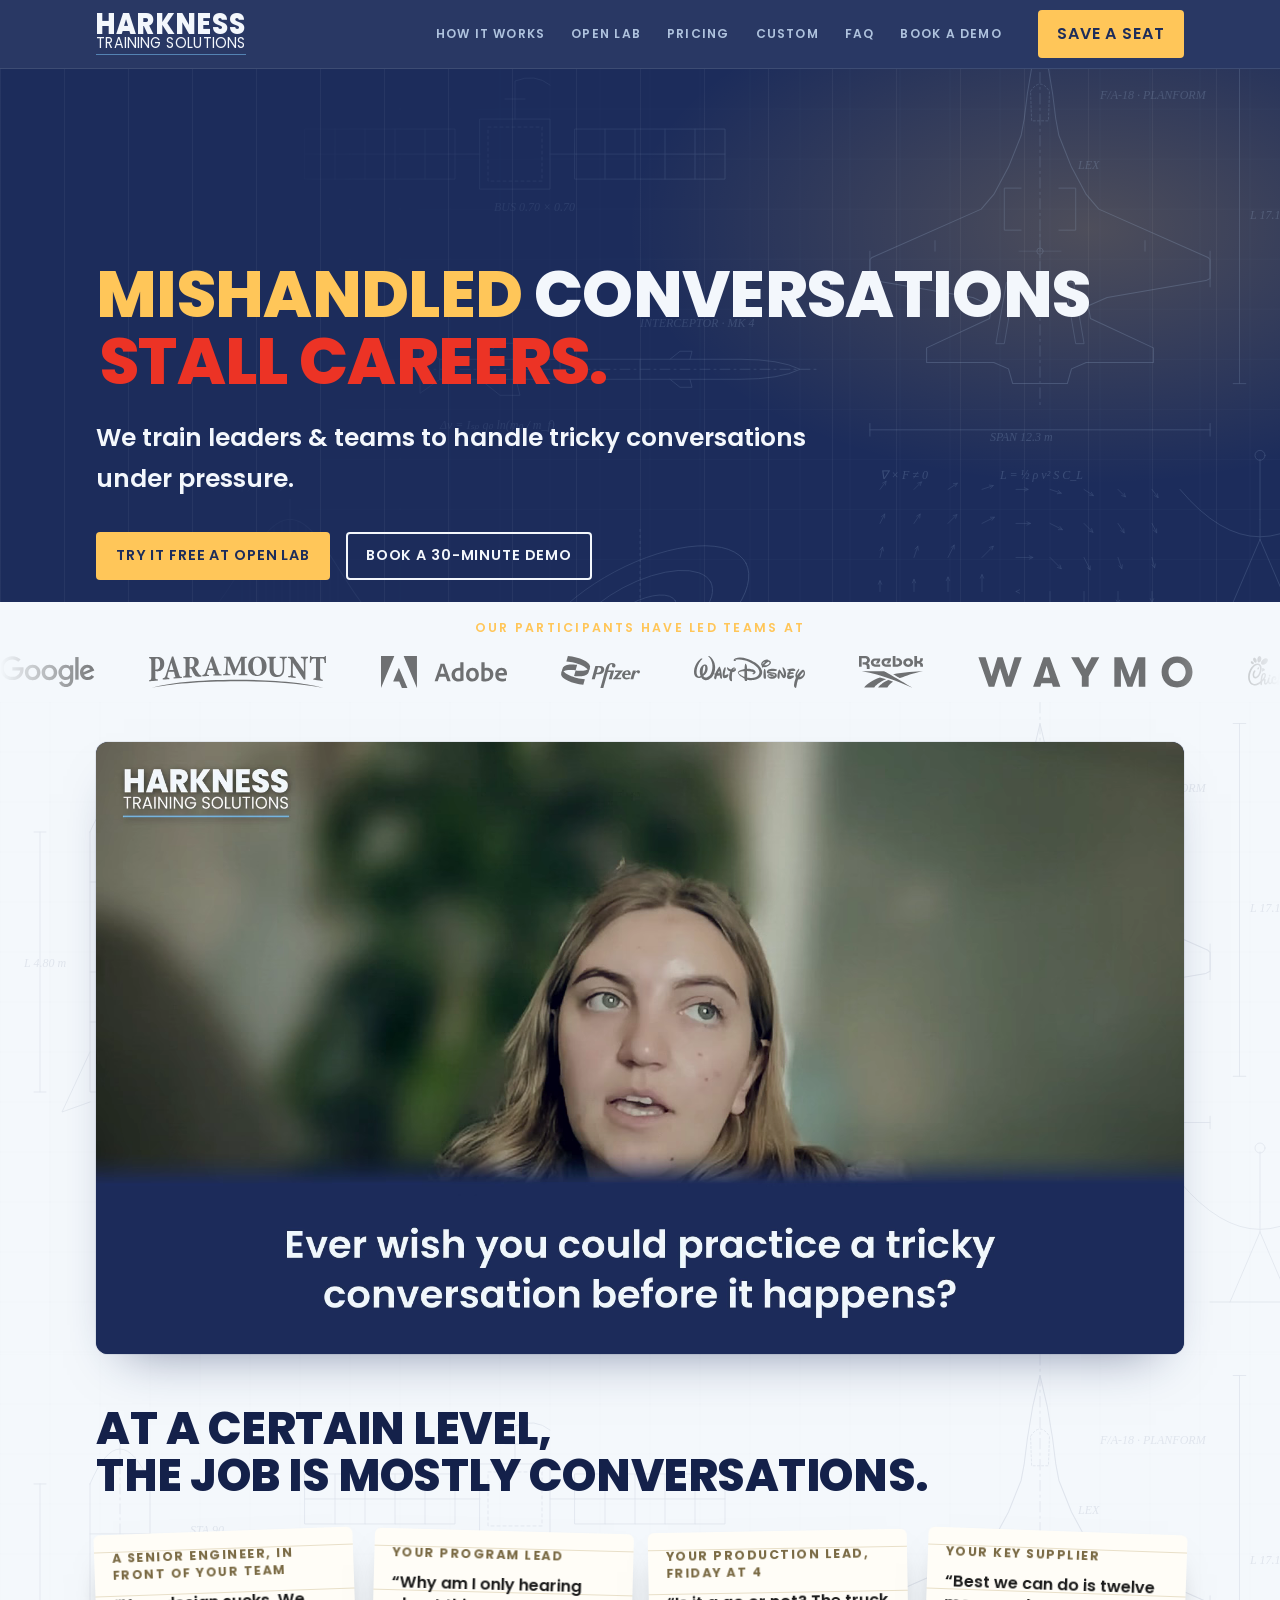
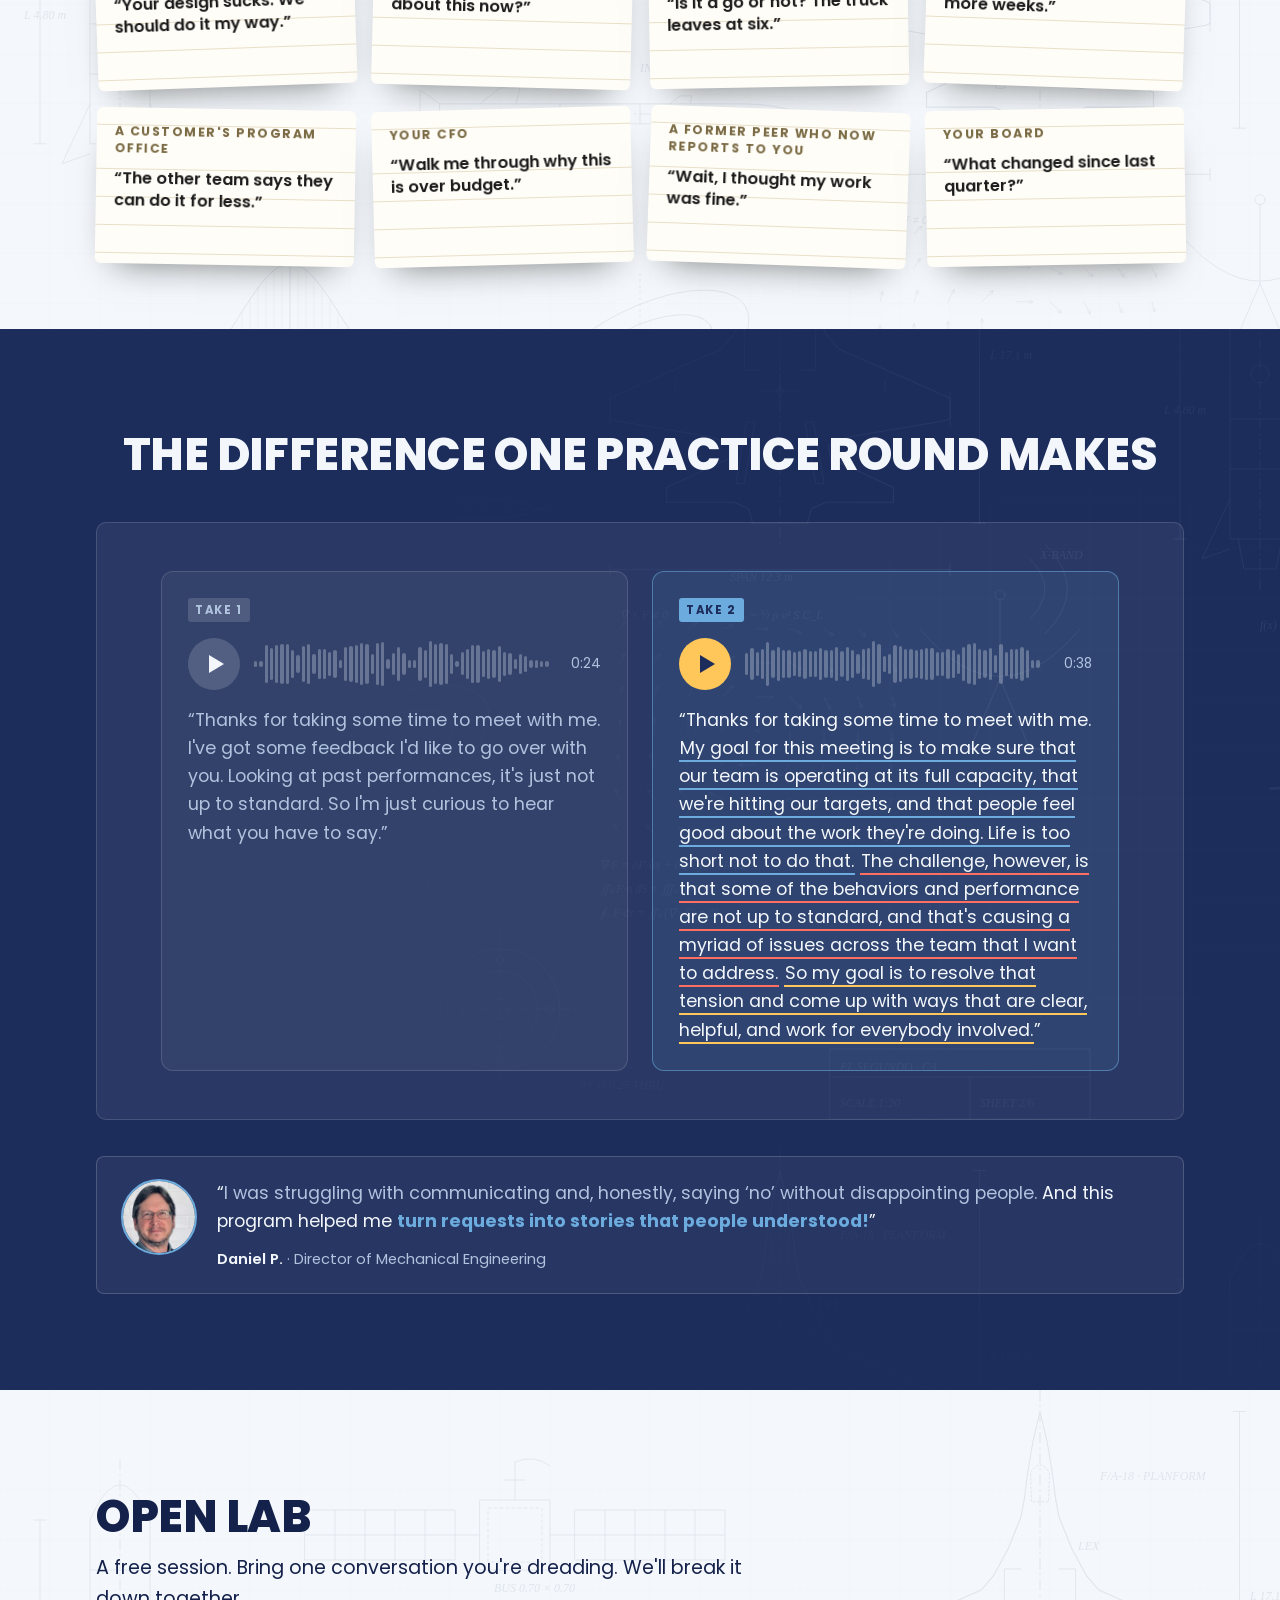
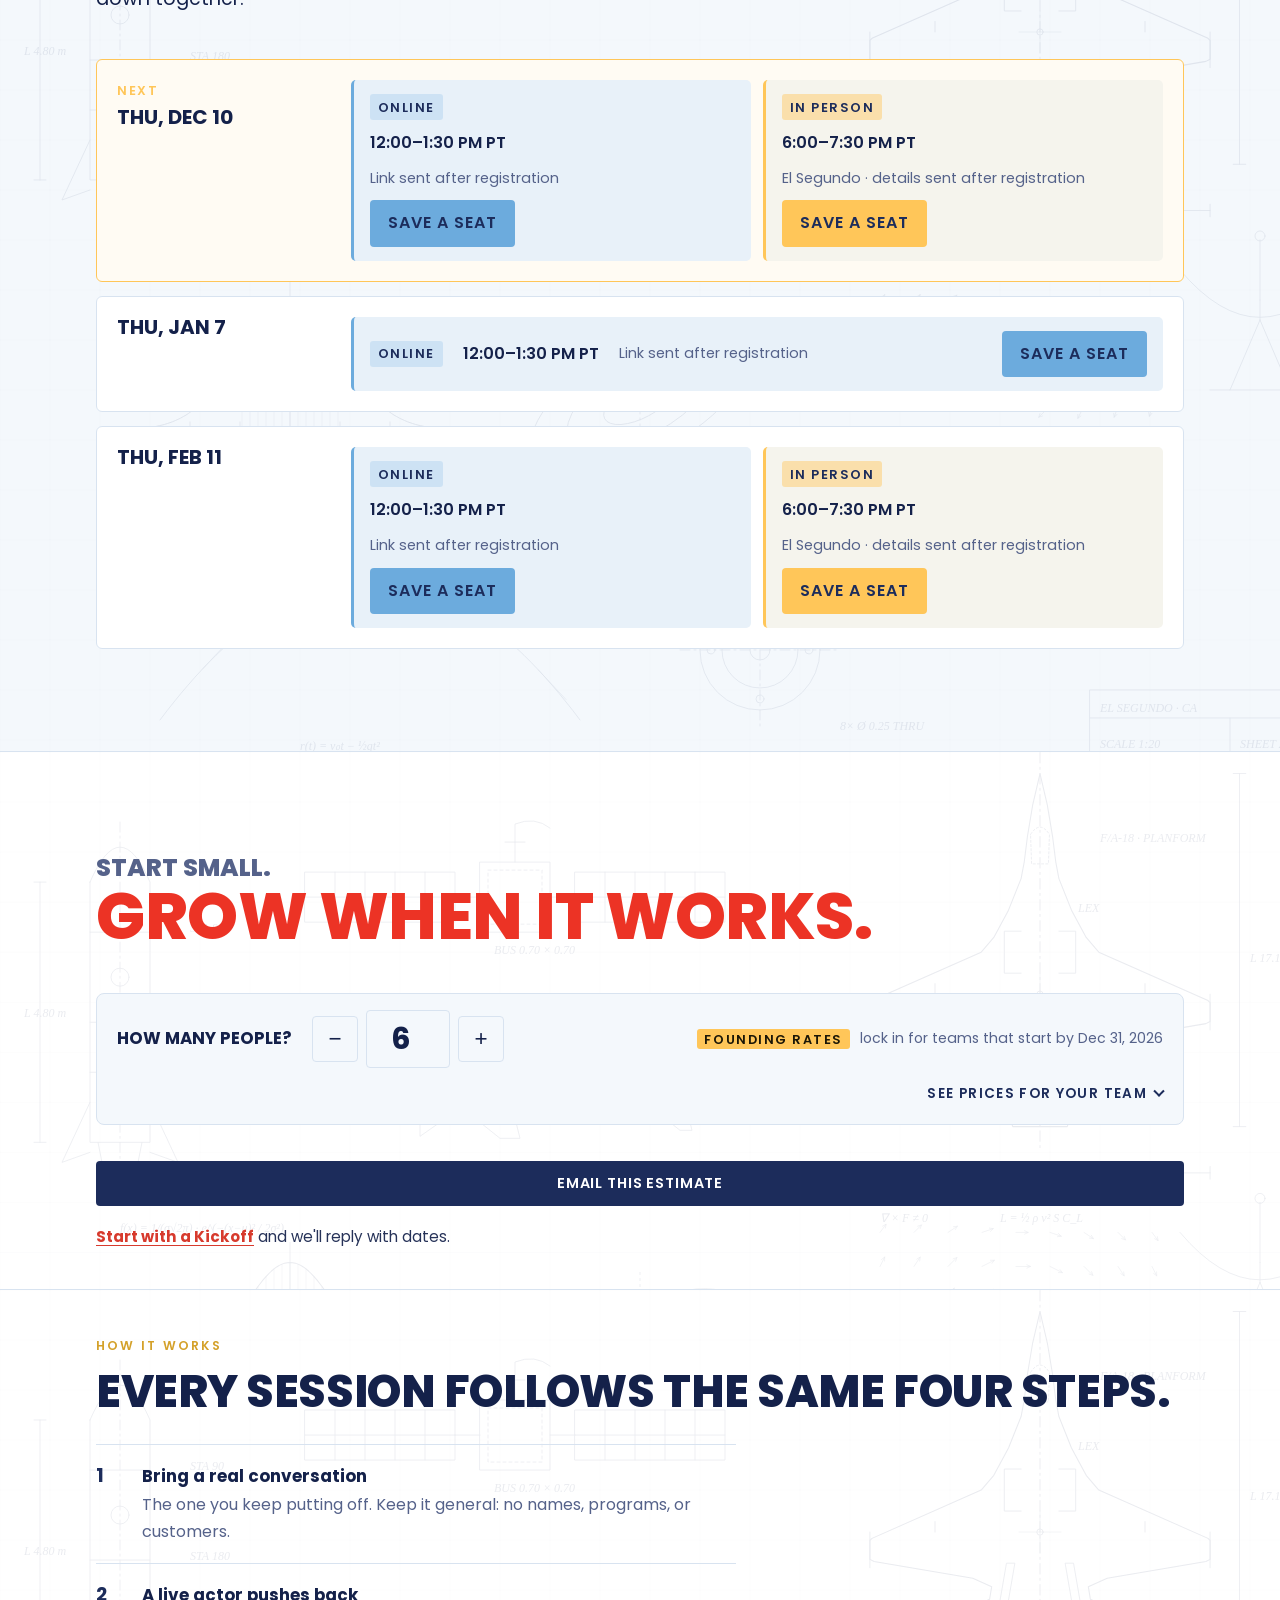
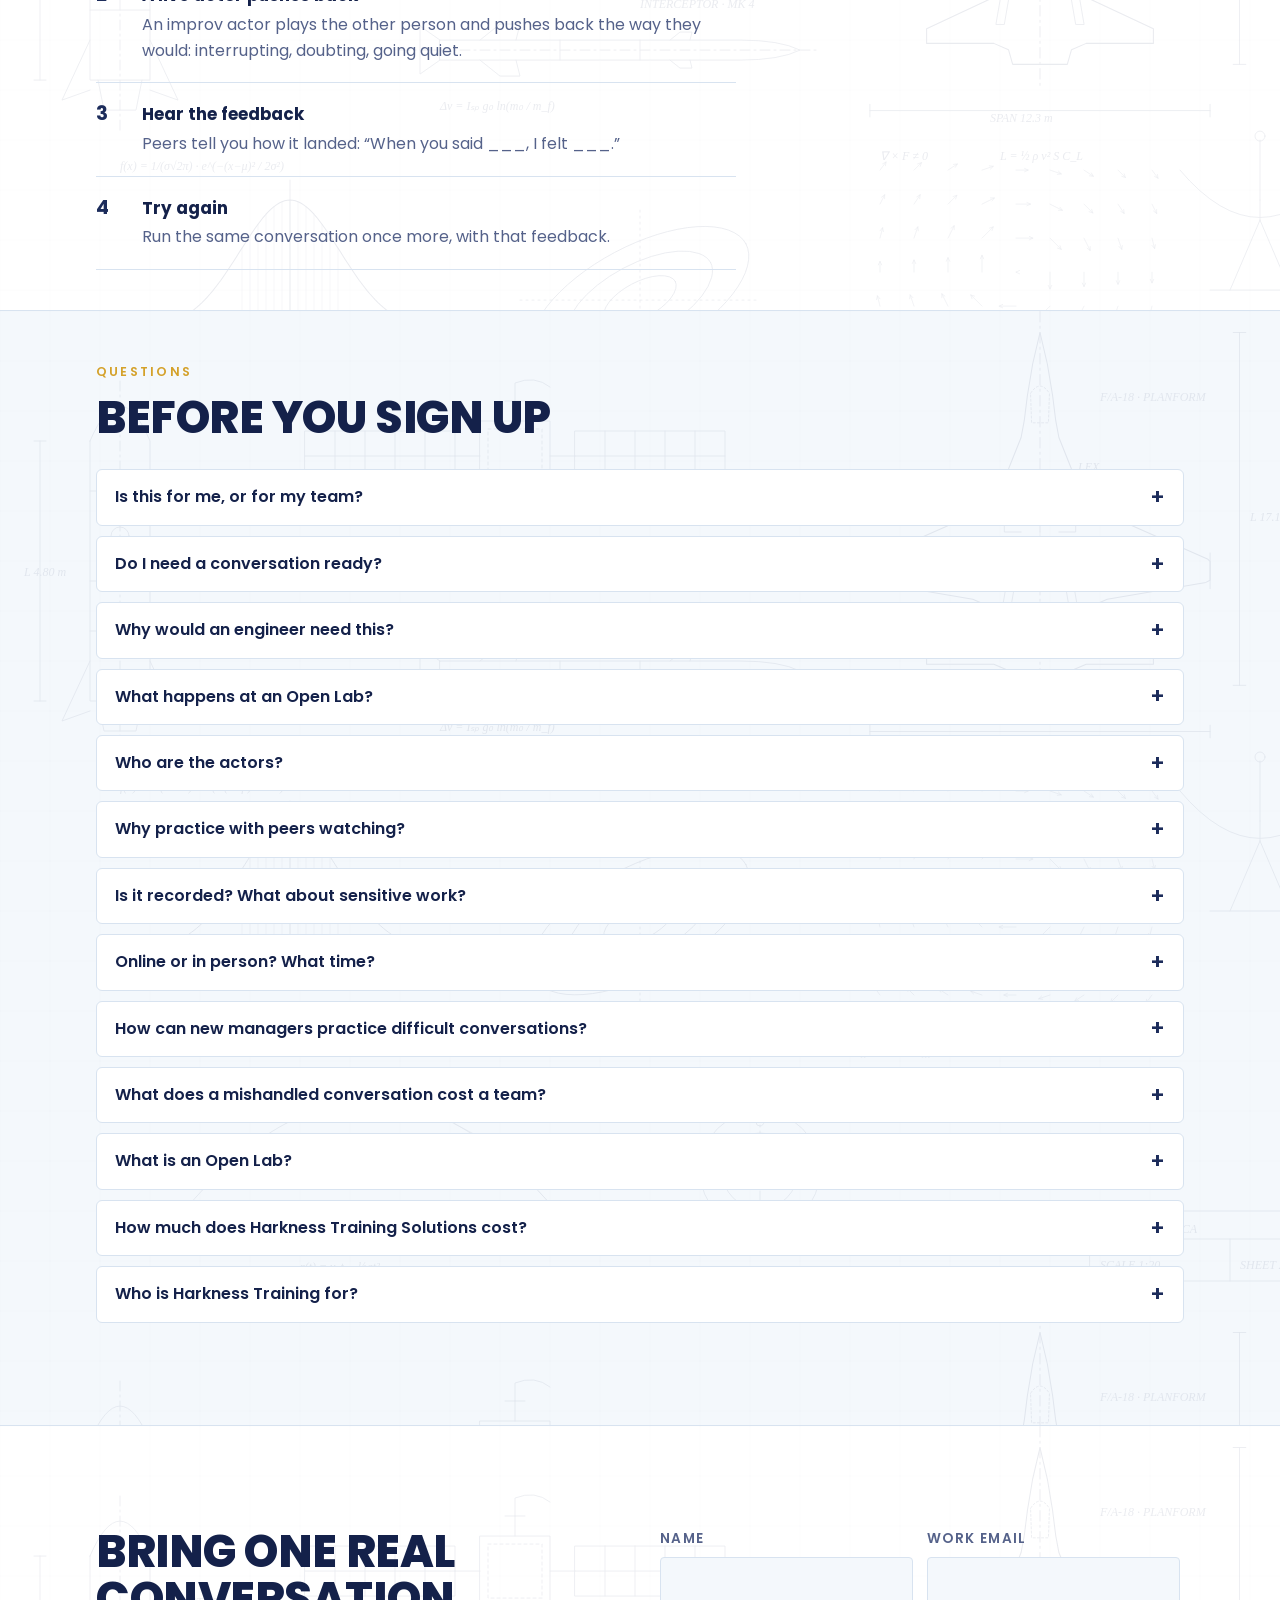
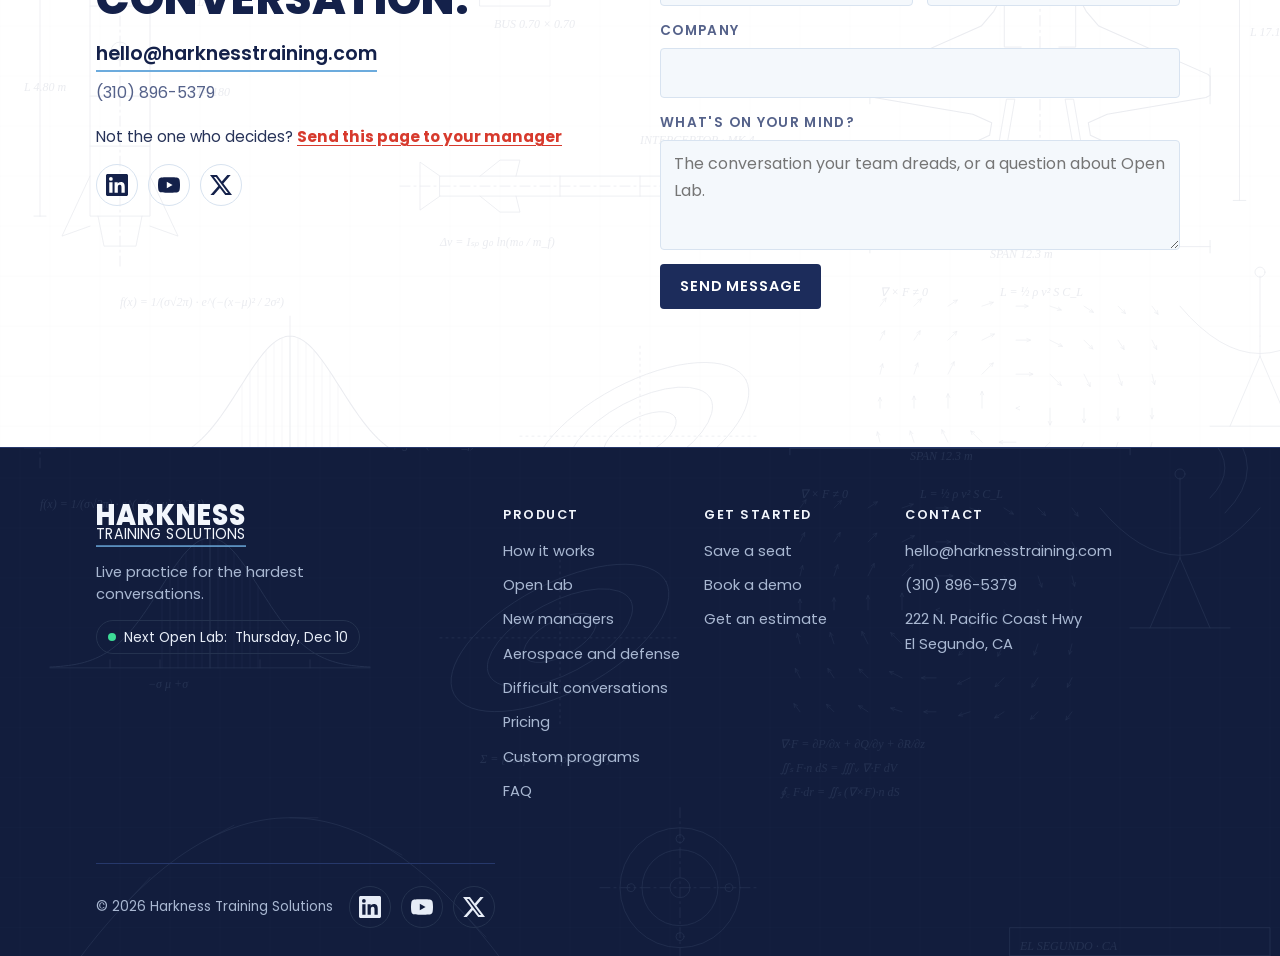
<file: index.html>
<!doctype html>
<html lang="en">
<head>
<meta charset="utf-8">
<meta name="viewport" content="width=device-width, initial-scale=1, viewport-fit=cover">
<!-- Google tag (gtag.js) -->
<script async src="https://www.googletagmanager.com/gtag/js?id=G-5YFXNQWRPW"></script>
<script>
  window.dataLayer = window.dataLayer || [];
  function gtag(){dataLayer.push(arguments);}
  gtag('js', new Date());
  gtag('config', 'G-5YFXNQWRPW');
</script>
<title>Engineering Manager Training in El Segundo | Harkness</title>
<meta name="claude:viewport-fit-sides" content="cover">
<meta name="description" content="Train new engineering managers at South Bay aerospace, space, and defense companies to handle high-stakes conversations. Learn, practice, feedback. El Segundo.">
<link rel="canonical" href="https://harknesstraining.com/">
<link rel="alternate" type="text/plain" href="https://harknesstraining.com/llms.txt" title="Plain-language summary of Harkness Training Solutions">
<meta name="theme-color" content="#1C2C5B">
<link rel="icon" href="assets/favicon.svg" type="image/svg+xml">
<link rel="apple-touch-icon" href="assets/apple-touch-icon.png">
<meta property="og:type" content="website">
<meta property="og:site_name" content="Harkness Training Solutions">
<meta property="og:url" content="https://harknesstraining.com/">
<meta property="og:title" content="Engineering Manager Training in El Segundo | Harkness">
<meta property="og:description" content="Train new engineering managers at South Bay aerospace, space, and defense companies to handle high-stakes conversations. Learn, practice, feedback. El Segundo.">
<meta property="og:image" content="https://harknesstraining.com/assets/og.png">
<meta property="og:image:width" content="1200">
<meta property="og:image:height" content="630">
<meta property="og:image:alt" content="Harkness Training Solutions: Mishandled conversations stall careers.">
<meta name="twitter:card" content="summary_large_image">
<meta name="twitter:site" content="@harknesstrainin">
<meta name="twitter:title" content="Engineering Manager Training in El Segundo | Harkness">
<meta name="twitter:description" content="Train new engineering managers at South Bay aerospace, space, and defense companies to handle high-stakes conversations. Learn, practice, feedback. El Segundo.">
<meta name="twitter:image" content="https://harknesstraining.com/assets/og.png">
<link rel="preconnect" href="https://fonts.googleapis.com">
<link rel="preconnect" href="https://fonts.gstatic.com" crossorigin>
<link rel="stylesheet" href="https://fonts.googleapis.com/css2?family=Poppins:wght@400;500;600;700;800&display=swap">
<link rel="stylesheet" href="assets/site.css?v=59">
<link rel="prefetch" href="index.html"><link rel="prefetch" href="demo.html"><link rel="prefetch" href="custom.html">
<script src="assets/site.js?v=60"></script>
<script type="application/ld+json">
{
  "@context": "https://schema.org",
  "@graph": [
    {
      "@type": "Organization",
      "@id": "https://harknesstraining.com/#organization",
      "name": "Harkness Training Solutions",
      "alternateName": [
        "Harkness Training",
        "HTS"
      ],
      "url": "https://harknesstraining.com/",
      "description": "Practice-under-pressure training that helps leaders rehearse hard conversations before they are real. Mishandled conversations cost teams trust, talent, and time.",
      "email": "hello@harknesstraining.com",
      "telephone": "+13108965379",
      "logo": {
        "@type": "ImageObject",
        "url": "https://harknesstraining.com/assets/apple-touch-icon.png",
        "width": 180,
        "height": 180
      },
      "sameAs": [
        "https://www.linkedin.com/company/144037123",
        "https://www.youtube.com/@harknesstraining",
        "https://x.com/harknesstrainin",
        "https://www.instagram.com/harknesstraining"
      ]
    },
    {
      "@type": "ProfessionalService",
      "@id": "https://harknesstraining.com/#business",
      "name": "Harkness Training Solutions",
      "url": "https://harknesstraining.com/",
      "image": "https://harknesstraining.com/assets/og.png",
      "email": "hello@harknesstraining.com",
      "telephone": "+13108965379",
      "address": {
        "@type": "PostalAddress",
        "streetAddress": "222 N. Pacific Coast Hwy",
        "addressLocality": "El Segundo",
        "addressRegion": "CA",
        "addressCountry": "US"
      },
      "areaServed": [
        {
          "@type": "City",
          "name": "El Segundo"
        },
        {
          "@type": "AdministrativeArea",
          "name": "South Bay"
        },
        {
          "@type": "City",
          "name": "Los Angeles"
        }
      ],
      "parentOrganization": {
        "@id": "https://harknesstraining.com/#organization"
      }
    },
    {
      "@type": "Event",
      "name": "Open Lab (online)",
      "description": "Bring one conversation you're dreading. We'll break it down together. Online session.",
      "startDate": "2026-11-19T12:00:00-08:00",
      "endDate": "2026-11-19T13:30:00-08:00",
      "eventAttendanceMode": "https://schema.org/OnlineEventAttendanceMode",
      "eventStatus": "https://schema.org/EventScheduled",
      "isAccessibleForFree": true,
      "organizer": {
        "@id": "https://harknesstraining.com/#organization"
      },
      "location": {
        "@type": "VirtualLocation",
        "url": "https://harknesstraining.com/open-lab"
      }
    },
    {
      "@type": "Event",
      "name": "Open Lab (online)",
      "description": "Bring one conversation you're dreading. We'll break it down together. Online session.",
      "startDate": "2026-12-10T12:00:00-08:00",
      "endDate": "2026-12-10T13:30:00-08:00",
      "eventAttendanceMode": "https://schema.org/OnlineEventAttendanceMode",
      "eventStatus": "https://schema.org/EventScheduled",
      "isAccessibleForFree": true,
      "organizer": {
        "@id": "https://harknesstraining.com/#organization"
      },
      "location": {
        "@type": "VirtualLocation",
        "url": "https://harknesstraining.com/open-lab"
      }
    },
    {
      "@type": "Event",
      "name": "Open Lab (in person, El Segundo)",
      "description": "Bring one conversation you're dreading. We'll break it down together. In person in El Segundo; details sent after registration.",
      "startDate": "2026-12-10T18:00:00-08:00",
      "endDate": "2026-12-10T19:30:00-08:00",
      "eventAttendanceMode": "https://schema.org/OfflineEventAttendanceMode",
      "eventStatus": "https://schema.org/EventScheduled",
      "isAccessibleForFree": true,
      "organizer": {
        "@id": "https://harknesstraining.com/#organization"
      },
      "location": {
        "@type": "Place",
        "name": "El Segundo",
        "address": {
          "@type": "PostalAddress",
          "addressLocality": "El Segundo",
          "addressRegion": "CA",
          "addressCountry": "US"
        }
      }
    },
    {
      "@type": "Event",
      "name": "Open Lab (online)",
      "description": "Bring one conversation you're dreading. We'll break it down together. Online session.",
      "startDate": "2027-01-07T12:00:00-08:00",
      "endDate": "2027-01-07T13:30:00-08:00",
      "eventAttendanceMode": "https://schema.org/OnlineEventAttendanceMode",
      "eventStatus": "https://schema.org/EventScheduled",
      "isAccessibleForFree": true,
      "organizer": {
        "@id": "https://harknesstraining.com/#organization"
      },
      "location": {
        "@type": "VirtualLocation",
        "url": "https://harknesstraining.com/open-lab"
      }
    },
    {
      "@type": "Service",
      "@id": "https://harknesstraining.com/#service-open-lab",
      "name": "Open Lab",
      "serviceType": "Difficult conversation practice",
      "description": "A free 90-minute session. Bring one conversation you are dreading, or watch. Learn a simple storytelling framework, practice it with an improv actor, and hear how it landed from peers.",
      "url": "https://harknesstraining.com/open-lab",
      "provider": {
        "@id": "https://harknesstraining.com/#organization"
      },
      "areaServed": [
        {
          "@type": "City",
          "name": "El Segundo"
        },
        {
          "@type": "AdministrativeArea",
          "name": "South Bay"
        }
      ],
      "offers": {
        "@type": "Offer",
        "name": "Open Lab",
        "price": "0",
        "priceCurrency": "USD",
        "availability": "https://schema.org/InStock",
        "url": "https://harknesstraining.com/open-lab",
        "description": "Free. 90 minutes. Online at 12:00–1:30 PM Pacific, and once a month in person in El Segundo at 6:00–7:30 PM Pacific."
      }
    },
    {
      "@type": "Service",
      "@id": "https://harknesstraining.com/#service-demo",
      "name": "Team demo",
      "serviceType": "Difficult conversation practice",
      "description": "A free 30-minute demo for teams that want to see the practice before a Kickoff.",
      "url": "https://harknesstraining.com/demo",
      "provider": {
        "@id": "https://harknesstraining.com/#organization"
      },
      "offers": {
        "@type": "Offer",
        "name": "Team demo",
        "price": "0",
        "priceCurrency": "USD",
        "availability": "https://schema.org/InStock",
        "url": "https://harknesstraining.com/demo",
        "description": "Free. 30 minutes."
      }
    },
    {
      "@type": "Service",
      "@id": "https://harknesstraining.com/#service-kickoff",
      "name": "Kickoff",
      "serviceType": "Difficult conversation practice",
      "description": "One 75-minute session for a team. The fee is credited in full toward the Pilot.",
      "url": "https://harknesstraining.com/#programs",
      "provider": {
        "@id": "https://harknesstraining.com/#organization"
      },
      "offers": {
        "@type": "Offer",
        "name": "Kickoff",
        "price": "150",
        "priceCurrency": "USD",
        "availability": "https://schema.org/InStock",
        "priceValidUntil": "2026-12-31",
        "url": "https://harknesstraining.com/#programs",
        "description": "$150 per person. One 75-minute session, credited in full toward the Pilot. Founding rate for teams that start by Dec 31, 2026. Teams of 15 to 20 people get 10% off."
      }
    },
    {
      "@type": "Service",
      "@id": "https://harknesstraining.com/#service-pilot",
      "name": "Pilot",
      "serviceType": "Difficult conversation practice",
      "description": "Three sessions over weeks 1–3.",
      "url": "https://harknesstraining.com/#programs",
      "provider": {
        "@id": "https://harknesstraining.com/#organization"
      },
      "offers": {
        "@type": "Offer",
        "name": "Pilot",
        "price": "650",
        "priceCurrency": "USD",
        "availability": "https://schema.org/InStock",
        "priceValidUntil": "2026-12-31",
        "url": "https://harknesstraining.com/#programs",
        "description": "$650 per person. Three sessions. Founding rate for teams that start by Dec 31, 2026. Teams of 15 to 20 people get 10% off."
      }
    },
    {
      "@type": "Service",
      "@id": "https://harknesstraining.com/#service-full",
      "name": "Full Program",
      "serviceType": "Difficult conversation practice",
      "description": "Five sessions, with a before-and-after results report.",
      "url": "https://harknesstraining.com/#programs",
      "provider": {
        "@id": "https://harknesstraining.com/#organization"
      },
      "offers": {
        "@type": "Offer",
        "name": "Full Program",
        "price": "2500",
        "priceCurrency": "USD",
        "availability": "https://schema.org/InStock",
        "priceValidUntil": "2026-12-31",
        "url": "https://harknesstraining.com/#programs",
        "description": "$2,500 per person. Five sessions, with a before-and-after results report. Founding rate for teams that start by Dec 31, 2026. Teams of 15 to 20 people get 10% off."
      }
    },
    {
      "@type": "Service",
      "@id": "https://harknesstraining.com/#service-practice-lab",
      "name": "Practice Lab",
      "serviceType": "Difficult conversation practice",
      "description": "Two sessions a month, to keep the skill sharp. The team rate does not apply.",
      "url": "https://harknesstraining.com/#programs",
      "provider": {
        "@id": "https://harknesstraining.com/#organization"
      },
      "offers": {
        "@type": "Offer",
        "name": "Practice Lab",
        "price": "395",
        "priceCurrency": "USD",
        "availability": "https://schema.org/InStock",
        "priceValidUntil": "2026-12-31",
        "url": "https://harknesstraining.com/#programs",
        "description": "$395 per person per month. Two sessions a month.",
        "priceSpecification": {
          "@type": "UnitPriceSpecification",
          "price": "395",
          "priceCurrency": "USD",
          "unitText": "per person per month",
          "referenceQuantity": {
            "@type": "QuantitativeValue",
            "value": "1",
            "unitCode": "MON"
          }
        }
      }
    },
    {
      "@type": "Service",
      "@id": "https://harknesstraining.com/#service-custom",
      "name": "Custom program",
      "serviceType": "Difficult conversation practice",
      "description": "Scenarios written from the conversations a team's leaders keep facing. Actors are briefed to push back the way those people do. The team sets the schedule. Quoted per team; no public list price.",
      "url": "https://harknesstraining.com/custom",
      "provider": {
        "@id": "https://harknesstraining.com/#organization"
      },
      "offers": {
        "@type": "Offer",
        "name": "Custom program",
        "availability": "https://schema.org/InStock",
        "url": "https://harknesstraining.com/custom",
        "description": "Quoted for the team. No public list price."
      }
    },
    {
      "@type": "FAQPage",
      "@id": "https://harknesstraining.com/#faq",
      "url": "https://harknesstraining.com/#faq",
      "isPartOf": {
        "@id": "https://harknesstraining.com/#organization"
      },
      "mainEntity": [
        {
          "@type": "Question",
          "name": "Is this for me, or for my team?",
          "acceptedAnswer": {
            "@type": "Answer",
            "text": "Both. A mishandled conversation costs the person who has it and the team around them. Individual leaders start at a free Open Lab and can join the monthly Practice Lab. Teams start with a free 30-minute demo or a Kickoff, then a Pilot or the Full Program."
          }
        },
        {
          "@type": "Question",
          "name": "Do I need a conversation ready?",
          "acceptedAnswer": {
            "@type": "Answer",
            "text": "It helps. Bring the one you keep putting off: that's usually the one most likely to go wrong. Keep it general, with no names, programs or customers. If you'd rather watch, tick “I'd rather watch this time” when you save a seat."
          }
        },
        {
          "@type": "Question",
          "name": "Why would an engineer need this?",
          "acceptedAnswer": {
            "@type": "Answer",
            "text": "At a certain level, the job is mostly conversations. A mishandled one can sink a good design, hide a risk until it's late, or cost you a good engineer. You were promoted for your technical judgment. Nobody trained you for the conversation where you have to defend it."
          }
        },
        {
          "@type": "Question",
          "name": "What happens at an Open Lab?",
          "acceptedAnswer": {
            "@type": "Answer",
            "text": "We start with why conversations get mishandled, then spend 5 to 10 minutes on a simple storytelling framework. Then the hot seat: one person runs a conversation they're dreading with an improv actor, the room gives feedback (“When you said ___, I felt ___”), and they run it again with the feedback."
          }
        },
        {
          "@type": "Question",
          "name": "Who are the actors?",
          "acceptedAnswer": {
            "@type": "Answer",
            "text": "Improv actors, briefed to push back the way the other person would: interrupting, doubting, going quiet. Pressure is where conversations get mishandled, so that's where we practice."
          }
        },
        {
          "@type": "Question",
          "name": "Why practice with peers watching?",
          "acceptedAnswer": {
            "@type": "Answer",
            "text": "Most mishandled conversations go uncorrected because nobody tells you how your words landed. Here, everyone does. Each observer writes a 4×6 card: “When you said ___, I felt ___.” Then you go again."
          }
        },
        {
          "@type": "Question",
          "name": "Is it recorded? What about sensitive work?",
          "acceptedAnswer": {
            "@type": "Answer",
            "text": "Sessions are recorded so you can see exactly where a conversation turned. Keep scenarios general and unclassified: no program names, customers or export-controlled details."
          }
        },
        {
          "@type": "Question",
          "name": "Online or in person? What time?",
          "acceptedAnswer": {
            "@type": "Answer",
            "text": "Both, because hard conversations happen on video and across the table. Every Open Lab has an online session at noon Pacific. Once a month there's also an in-person session in El Segundo at 6 PM Pacific. Team sessions run online, at your site, or in El Segundo."
          }
        },
        {
          "@type": "Question",
          "name": "How can new managers practice difficult conversations?",
          "acceptedAnswer": {
            "@type": "Answer",
            "text": "Bring the conversation you keep putting off to a free Open Lab, or practice it with your team in a Kickoff, Pilot, or the Full Program. A session is the same shape either way. You spend 5 to 10 minutes on a simple storytelling framework, then one person runs the conversation with an improv actor who pushes back. Peers say how it landed (“When you said ___, I felt ___”), and you run it again. If you'd rather watch, you can."
          }
        },
        {
          "@type": "Question",
          "name": "What does a mishandled conversation cost a team?",
          "acceptedAnswer": {
            "@type": "Answer",
            "text": "Trust, talent, and time. It costs the person who has it and the team around them. A mishandled conversation can stall a decision, hide a risk until it's late, or cost the team a good engineer."
          }
        },
        {
          "@type": "Question",
          "name": "What is an Open Lab?",
          "acceptedAnswer": {
            "@type": "Answer",
            "text": "Open Lab is free and runs 90 minutes. It starts with why conversations get mishandled, then 5 to 10 minutes on a storytelling framework: character, goal, challenge, resolution. One person practices a conversation they are dreading with an improv actor, the room gives feedback, and they run it again. Upcoming online sessions are 12:00–1:30 PM Pacific on Thursday, November 19, 2026; Thursday, December 10, 2026; and Thursday, January 7, 2027. December 10 also has an in-person session in El Segundo at 6:00–7:30 PM Pacific."
          }
        },
        {
          "@type": "Question",
          "name": "How much does Harkness Training Solutions cost?",
          "acceptedAnswer": {
            "@type": "Answer",
            "text": "Open Lab is free. A demo for teams is free and runs 30 minutes. Founding rates lock in for teams that start by Dec 31, 2026. Per person: Kickoff $150 (one 75-minute session, credited in full toward the Pilot), Pilot $650 (three sessions), Full Program $2,500 (five sessions, with a before-and-after results report), Practice Lab $395 a month (two sessions a month). Teams of 15 to 20 people get 10% off the Kickoff, Pilot, and Full Program. Over 20 people, ask for a cohort quote. Custom programs are quoted."
          }
        },
        {
          "@type": "Question",
          "name": "Who is Harkness Training for?",
          "acceptedAnswer": {
            "@type": "Answer",
            "text": "Leaders who have hard conversations to handle, especially new managers. Many of them work at hard-tech companies in the South Bay: space, defense, and aerospace. An individual can start at a free Open Lab. A team can start with a free 30-minute demo or a Kickoff."
          }
        }
      ]
    }
  ]
}
</script>
</head>
<body>
<a class="skip" href="#main">Skip to content</a>
<header class="topbar">
  <div class="wrap bar">
    <a class="mark" href="#top" aria-label="Harkness Training Solutions home">
      <svg viewBox="0 0 512 146" width="168" height="48" role="img" aria-label="Harkness Training Solutions"><text x="0" y="70" font-family="Poppins, sans-serif" font-weight="800" font-size="100" textLength="512" lengthAdjust="spacingAndGlyphs" fill="currentColor">HARKNESS</text><text x="0" y="120" font-family="Poppins, sans-serif" font-weight="400" font-size="51.6" textLength="512" lengthAdjust="spacingAndGlyphs" fill="currentColor">TRAINING SOLUTIONS</text><rect x="0" y="141" width="512" height="5" fill="#6CABDD"></rect></svg>
    </a>
    <nav class="tabs" aria-label="Main">
      <a class="tab" href="#how">How it works</a>
      <a class="tab" href="open-lab.html">Open Lab</a>
      <a class="tab" href="#programs">Pricing</a>
      <a class="tab" href="custom.html">Custom</a>
      <a class="tab" href="#faq">FAQ</a>
      <a class="tab" href="demo.html">Book a demo</a>
    </nav>
    <a class="btn btn-hot seat" href="#open-lab">Save a seat</a>
  </div>
</header>
<main id="main">
<section class="hero" aria-label="Introduction">
  <div class="wrap">
    <div class="hero-grid solo" id="top">
      <div>
        <h1 class="h-two h-rotl"><span><em>Mishandled</em> conversations</span> <span><span class="rot" data-words="poison culture|erode trust|waste capital|stall careers|breed resentment|ruin reputations|leave scars|follow you" aria-hidden="true"><span>poison culture.</span></span><span class="sr-only">poison culture, erode trust, waste capital, stall careers, breed resentment, ruin reputations, leave scars and follow you.</span></span></h1>
        <p class="pos">We train leaders &amp; teams to handle tricky conversations under pressure.</p>
        <div class="cta-row doors">
          <a class="btn btn-hot" href="open-lab.html">Try it free at Open Lab</a>
          <a class="btn btn-ghost" href="demo.html">Book a 30-minute demo</a>
        </div>
      </div>
    </div>
  </div>
</section>

  <section class="logo-band" aria-labelledby="logo-band-h">
    <h2 id="logo-band-h">Our participants have led teams at</h2>
    <div class="logo-marquee">
      <div class="logo-track">
        <ul class="logo-set">
          <li><img src="assets/logos/google.svg" alt="Google" width="83" height="28" loading="lazy"></li>
          <li><img src="assets/logos/paramount.svg" alt="Paramount" width="156" height="28" loading="lazy"></li>
          <li><img src="assets/logos/adobe.svg" alt="Adobe" width="111" height="28" loading="lazy"></li>
          <li><img src="assets/logos/pfizer.svg" alt="Pfizer" width="68" height="28" loading="lazy"></li>
          <li><img src="assets/logos/disney.svg" alt="Disney" width="98" height="28" loading="lazy"></li>
          <li><img src="assets/logos/reebok.svg" alt="Reebok" width="56" height="28" loading="lazy"></li>
          <li><img src="assets/logos/waymo.svg" alt="Waymo" width="216" height="32" loading="lazy"></li>
          <li><img src="assets/logos/chick-fil-a.svg" alt="Chick-fil-A" width="62" height="28" loading="lazy"></li>
          <li><span class="logo-word" role="img" aria-label="Blavity Inc.">Blavity</span></li>
          <li><span class="logo-word" role="img" aria-label="Maranatha High School">Maranatha High School</span></li>
          <li><span class="logo-word" role="img" aria-label="Trinity University">Trinity University</span></li>
          <li><span class="logo-word" role="img" aria-label="WKS Restaurant Group">WKS Restaurant Group</span></li>
        </ul>
        <ul class="logo-set" aria-hidden="true">
          <li><img src="assets/logos/google.svg" alt="" width="83" height="28" loading="lazy"></li>
          <li><img src="assets/logos/paramount.svg" alt="" width="156" height="28" loading="lazy"></li>
          <li><img src="assets/logos/adobe.svg" alt="" width="111" height="28" loading="lazy"></li>
          <li><img src="assets/logos/pfizer.svg" alt="" width="68" height="28" loading="lazy"></li>
          <li><img src="assets/logos/disney.svg" alt="" width="98" height="28" loading="lazy"></li>
          <li><img src="assets/logos/reebok.svg" alt="" width="56" height="28" loading="lazy"></li>
          <li><img src="assets/logos/waymo.svg" alt="" width="216" height="32" loading="lazy"></li>
          <li><img src="assets/logos/chick-fil-a.svg" alt="" width="62" height="28" loading="lazy"></li>
          <li><span class="logo-word" aria-hidden="true">Blavity</span></li>
          <li><span class="logo-word" aria-hidden="true">Maranatha High School</span></li>
          <li><span class="logo-word" aria-hidden="true">Trinity University</span></li>
          <li><span class="logo-word" aria-hidden="true">WKS Restaurant Group</span></li>
        </ul>
      </div>
    </div>
  </section>

  <section class="session-vid" id="session" aria-label="A Harkness session">
    <div class="wrap">
      <figure class="sv-frame">
        <video class="sv-video" muted playsinline loop preload="none" disablepictureinpicture
               poster="assets/hts-session-loop-poster.jpg?v=5" width="1920" height="1080" data-hts-video
               aria-label="Silent loop of a Harkness session: leaders practice a high-stakes conversation">
          <source media="(max-width: 600px)" data-src="assets/hts-session-loop-4x5.webm?v=5" type="video/webm">
          <source media="(max-width: 600px)" data-src="assets/hts-session-loop-4x5.mp4?v=5" type="video/mp4">
          <source data-src="assets/hts-session-loop.webm?v=5" type="video/webm">
          <source data-src="assets/hts-session-loop.mp4?v=5" type="video/mp4">
        </video>
      </figure>
    </div>
  </section>

  <section class="gap-sec">
    <div class="wrap">
      <h2 class="h-level">At a certain level,<br>the job is mostly conversations.</h2>
      <div class="deck" aria-label="Conversations across eight business functions">
        <a class="dcard" href="#open-lab" style="--r:-2deg"><span class="dc-in">
          <span class="dc-face dc-front"><span class="dc-who">A senior engineer, in front of your team</span><span class="dc-line">“Your design sucks. We should do it my way.”</span></span>
          <span class="dc-face dc-back"><span class="dc-prob">Decisions stall in turf wars.</span><span class="dc-go">Practice it <i aria-hidden="true">→</i></span></span>
        </span></a>
        <a class="dcard" href="#open-lab" style="--r:1.5deg"><span class="dc-in">
          <span class="dc-face dc-front"><span class="dc-who">Your program lead</span><span class="dc-line">“Why am I only hearing about this now?”</span></span>
          <span class="dc-face dc-back"><span class="dc-prob">Bad news arrives too late.</span><span class="dc-go">Practice it <i aria-hidden="true">→</i></span></span>
        </span></a>
        <a class="dcard" href="#open-lab" style="--r:-1deg"><span class="dc-in">
          <span class="dc-face dc-front"><span class="dc-who">Your production lead, Friday at 4</span><span class="dc-line">“Is it a go or not? The truck leaves at six.”</span></span>
          <span class="dc-face dc-back"><span class="dc-prob">Rushed yeses become rework.</span><span class="dc-go">Practice it <i aria-hidden="true">→</i></span></span>
        </span></a>
        <a class="dcard" href="#open-lab" style="--r:2deg"><span class="dc-in">
          <span class="dc-face dc-front"><span class="dc-who">Your key supplier</span><span class="dc-line">“Best we can do is twelve more weeks.”</span></span>
          <span class="dc-face dc-back"><span class="dc-prob">Vague escalations, late parts.</span><span class="dc-go">Practice it <i aria-hidden="true">→</i></span></span>
        </span></a>
        <a class="dcard" href="#open-lab" style="--r:1deg"><span class="dc-in">
          <span class="dc-face dc-front"><span class="dc-who">A customer's program office</span><span class="dc-line">“The other team says they can do it for less.”</span></span>
          <span class="dc-face dc-back"><span class="dc-prob">Deals stall under pushback.</span><span class="dc-go">Practice it <i aria-hidden="true">→</i></span></span>
        </span></a>
        <a class="dcard" href="#open-lab" style="--r:-1.5deg"><span class="dc-in">
          <span class="dc-face dc-front"><span class="dc-who">Your CFO</span><span class="dc-line">“Walk me through why this is over budget.”</span></span>
          <span class="dc-face dc-back"><span class="dc-prob">Overruns surface too late.</span><span class="dc-go">Practice it <i aria-hidden="true">→</i></span></span>
        </span></a>
        <a class="dcard" href="#open-lab" style="--r:2deg"><span class="dc-in">
          <span class="dc-face dc-front"><span class="dc-who">A former peer who now reports to you</span><span class="dc-line">“Wait, I thought my work was fine.”</span></span>
          <span class="dc-face dc-back"><span class="dc-prob">Unsaid feedback becomes resignations.</span><span class="dc-go">Practice it <i aria-hidden="true">→</i></span></span>
        </span></a>
        <a class="dcard" href="#open-lab" style="--r:-1deg"><span class="dc-in">
          <span class="dc-face dc-front"><span class="dc-who">Your board</span><span class="dc-line">“What changed since last quarter?”</span></span>
          <span class="dc-face dc-back"><span class="dc-prob">Softened updates, worse decisions.</span><span class="dc-go">Practice it <i aria-hidden="true">→</i></span></span>
        </span></a>
      </div>
    </div>
  </section>

  <section class="takes-sec">
    <div class="wrap">
      <h2 class="center">The difference one practice round makes</h2>
      <figure class="voice wide real" data-sample>
        <div class="tk-grid">
          <article class="tk" data-player>
            <header><span class="vq-k">Take 1</span></header>
            <div class="pl">
              <button type="button" class="play" aria-label="Play Take 1"><i aria-hidden="true"></i></button>
              <div class="wf" data-peaks="12,15,81,70,81,86,87,63,40,77,85,45,65,67,51,63,16,72,78,82,91,85,42,93,96,20,49,72,46,19,16,74,60,100,86,91,87,42,15,50,65,82,83,58,66,60,80,51,48,21,44,35,19,16,15,14" role="slider" tabindex="0" aria-label="Take 1 position" aria-valuemin="0" aria-valuemax="100" aria-valuenow="0"></div>
              <span class="tm">0:24</span>
            </div>
            <audio preload="metadata" data-src="assets/take1.mp3"></audio>
            <p class="tx">“Thanks for taking some time to meet with me. I've got some feedback I'd like to go over with you. Looking at past performances, it's just not up to standard. So I'm just curious to hear what you have to say.”</p>
          </article>
          <article class="tk tk2" data-player>
            <header><span class="vq-k">Take 2</span></header>
            <div class="pl">
              <button type="button" class="play" aria-label="Play Take 2"><i aria-hidden="true"></i></button>
              <div class="wf" data-peaks="49,71,52,64,95,63,74,61,63,51,55,66,58,58,69,60,62,75,58,75,63,43,66,70,100,88,36,43,84,78,67,66,63,65,68,70,53,51,64,60,42,76,88,91,65,60,68,38,85,51,67,66,75,61,19,18" role="slider" tabindex="0" aria-label="Take 2 position" aria-valuemin="0" aria-valuemax="100" aria-valuenow="0"></div>
              <span class="tm">0:38</span>
            </div>
            <audio preload="metadata" data-src="assets/take2.mp3"></audio>
            <p class="tx">“Thanks for taking some time to meet with me. <mark class="bg">My goal for this meeting is to make sure that our team is operating at its full capacity, that we're hitting our targets, and that people feel good about the work they're doing. Life is too short not to do that.</mark> <mark class="bc">The challenge, however, is that some of the behaviors and performance are not up to standard, and that's causing a myriad of issues across the team that I want to address.</mark> <mark class="br">So my goal is to resolve that tension and come up with ways that are clear, helpful, and work for everybody involved.</mark>”</p>
          </article>
        </div>
      </figure>
      <figure class="quote-card">
        <img class="qc-photo" src="assets/daniel.jpg?v=2" alt="Daniel P., Director of Mechanical Engineering" width="76" height="76" loading="lazy">
        <div class="qc-body">
          <blockquote><p>“<span class="qc-before">I was struggling with communicating and, honestly, saying ‘no’ without disappointing people.</span> And this program helped me <strong>turn requests into stories that people understood!</strong>”</p></blockquote>
          <figcaption><b>Daniel P.</b> · Director of Mechanical Engineering</figcaption>
        </div>
      </figure>
    </div>
  </section>

  <section class="light" id="open-lab">
    <span id="open-night" class="anchor-alias" aria-hidden="true"></span>
    <div class="wrap">
      <h2>Open Lab</h2>
      <p class="lede open-lede">A free session. Bring one conversation you're dreading. We'll break it down together.</p>
      <ol class="dates" data-schedule data-count="3"></ol>
    </div>
  </section>

  <section class="fw" id="programs">
    <div class="wrap">
      <h2 class="grow-h"><span class="small-l">Start small.</span><span class="red">Grow when it works.</span></h2>
      <div class="tally" data-tally>
        <div class="tally-head">
          <label for="tally-n">How many people?</label>
          <div class="stepper">
            <button type="button" data-step="-1" aria-label="One fewer person">−</button>
            <input id="tally-n" type="number" min="1" max="200" value="6" inputmode="numeric">
            <button type="button" data-step="1" aria-label="One more person">+</button>
          </div>
          <span class="founding"><b>Founding rates</b> lock in for teams that start by Dec 31, 2026</span>
          <p class="team-note" data-team-note aria-live="polite" hidden></p>
          <button type="button" class="tally-cue" aria-expanded="false" aria-controls="tally-body"><span class="cue-show">See prices for your team</span><span class="cue-hide">Hide prices</span><i aria-hidden="true"></i></button>
        </div>
        <div class="tally-body" id="tally-body"><div class="tally-in">
        <ol class="vpath">
          <li><b>Kickoff <em class="badge">Best first step</em></b><small><span class="outcome">Practice a high-stakes conversation with your team.</span><span class="facts"><i class="ses">1 session</i>75 minutes <span class="credit">100% credited toward the Pilot</span></span></small><span class="each">$150 / person</span><span class="tot" data-pp="150" data-disc>$900</span></li>
          <li><b>Pilot</b><small><span class="outcome">Build the habit while the stakes are still low.</span><span class="facts"><i class="ses">3 sessions</i>Weeks 1–3</span></small><span class="each">$650 / person</span><span class="tot" data-pp="650" data-disc>$3,900</span></li>
          <li class="key"><b>Full Program <em class="badge gold">Best value</em></b><small><span class="outcome">Drive behavior change over 5 sessions.</span><span class="facts"><i class="ses">5 sessions</i>Before-and-after results report</span></small><span class="each">$2,500 / person</span><span class="tot" data-pp="2500" data-disc>$15,000</span></li>
          <li><b>Practice Lab</b><small><span class="outcome">A gym membership for tricky conversations.</span><span class="facts"><i class="ses">2 sessions/month</i>Keeps the skill sharp</span></small><span class="each">$395 / person / mo</span><span class="tot" data-pp="395" data-suffix="/mo">$2,370/mo</span></li>
        </ol>
        </div></div>
      </div>
      <div class="cta-row price-cta">
        <button type="button" class="btn btn-blue grow" data-open-estimate aria-controls="estimate" aria-expanded="false">Email this estimate</button>
      </div>
      <p class="kick-line"><a href="#contact" data-kickoff>Start with a Kickoff</a> and we'll reply with dates.</p>
      <form class="form estimate-inline" id="estimate" data-hts data-ok="Sent. The estimate is on its way." hidden novalidate>
        <input type="hidden" name="_subject" value="Pricing estimate">
        <p class="est-lead">We'll email this estimate for <b data-n>6 people</b>. Add your manager to send them a copy.</p>
        <div class="row">
          <div class="field"><label for="est-name">Name</label><input id="est-name" name="name" autocomplete="name" required></div>
          <div class="field"><label for="est-email">Work email</label><input id="est-email" name="email" type="email" autocomplete="email" required></div>
        </div>
        <div class="row">
          <div class="field"><label for="est-co">Company</label><input id="est-co" name="company" autocomplete="organization"></div>
          <div class="field"><label for="est-mgr">Manager's email (optional)</label><input id="est-mgr" name="cc_manager" type="email"></div>
        </div>
        <button class="btn btn-blue" type="submit">Send the estimate</button>
        <p class="form-status" role="status" aria-live="polite"></p>
      </form>
    </div>
  </section>

  <section class="fw" id="how">
    <div class="wrap">
      <p class="eyebrow">How it works</p>
      <h2 style="margin-top:10px">Every session follows the same four steps.</h2>
      <ol class="steps">
        <li class="step"><div><b>Bring a real conversation</b><p>The one you keep putting off. Keep it general: no names, programs, or customers.</p></div></li>
        <li class="step"><div><b>A live actor pushes back</b><p>An improv actor plays the other person and pushes back the way they would: interrupting, doubting, going quiet.</p></div></li>
        <li class="step"><div><b>Hear the feedback</b><p>Peers tell you how it landed: “When you said ___, I felt ___.”</p></div></li>
        <li class="step"><div><b>Try again</b><p>Run the same conversation once more, with that feedback.</p></div></li>
      </ol>
    </div>
  </section>

  <section class="faq-sec" id="faq">
    <div class="wrap">
      <p class="eyebrow">Questions</p>
      <h2 style="margin-top:10px">Before you sign up</h2>
      <div class="faq">
        <details><summary>Is this for me, or for my team?</summary><p>Both. A mishandled conversation costs the person who has it and the team around them. Individual leaders start at a free Open Lab and can join the monthly Practice Lab. Teams start with a free 30-minute demo or a Kickoff, then a Pilot or the Full Program.</p></details>
        <details><summary>Do I need a conversation ready?</summary><p>It helps. Bring the one you keep putting off: that's usually the one most likely to go wrong. Keep it general, with no names, programs or customers. If you'd rather watch, tick “I'd rather watch this time” when you save a seat.</p></details>
        <details><summary>Why would an engineer need this?</summary><p>At a certain level, the job is mostly conversations. A mishandled one can sink a good design, hide a risk until it's late, or cost you a good engineer. You were promoted for your technical judgment. Nobody trained you for the conversation where you have to defend it.</p></details>
        <details><summary>What happens at an Open Lab?</summary><p>We start with why conversations get mishandled, then spend 5 to 10 minutes on a simple storytelling framework. Then the hot seat: one person runs a conversation they're dreading with an improv actor, the room gives feedback (“When you said ___, I felt ___”), and they run it again with the feedback.</p></details>
        <details><summary>Who are the actors?</summary><p>Improv actors, briefed to push back the way the other person would: interrupting, doubting, going quiet. Pressure is where conversations get mishandled, so that's where we practice.</p></details>
        <details><summary>Why practice with peers watching?</summary><p>Most mishandled conversations go uncorrected because nobody tells you how your words landed. Here, everyone does. Each observer writes a 4×6 card: “When you said ___, I felt ___.” Then you go again.</p></details>
        <details><summary>Is it recorded? What about sensitive work?</summary><p>Sessions are recorded so you can see exactly where a conversation turned. Keep scenarios general and unclassified: no program names, customers or export-controlled details.</p></details>
        <details><summary>Online or in person? What time?</summary><p>Both, because hard conversations happen on video and across the table. Every Open Lab has an online session at noon Pacific. Once a month there's also an in-person session in El Segundo at 6 PM Pacific. Team sessions run online, at your site, or in El Segundo.</p></details>
        <details><summary>How can new managers practice difficult conversations?</summary><p>Bring the conversation you keep putting off to a free Open Lab, or practice it with your team in a Kickoff, Pilot, or the Full Program. A session is the same shape either way. You spend 5 to 10 minutes on a simple storytelling framework, then one person runs the conversation with an improv actor who pushes back. Peers say how it landed (“When you said ___, I felt ___”), and you run it again. If you'd rather watch, you can.</p></details>
        <details><summary>What does a mishandled conversation cost a team?</summary><p>Trust, talent, and time. It costs the person who has it and the team around them. A mishandled conversation can stall a decision, hide a risk until it's late, or cost the team a good engineer.</p></details>
        <details><summary>What is an Open Lab?</summary><p>Open Lab is free and runs 90 minutes. It starts with why conversations get mishandled, then 5 to 10 minutes on a storytelling framework: character, goal, challenge, resolution. One person practices a conversation they are dreading with an improv actor, the room gives feedback, and they run it again. Upcoming online sessions are 12:00–1:30 PM Pacific on Thursday, November 19, 2026; Thursday, December 10, 2026; and Thursday, January 7, 2027. December 10 also has an in-person session in El Segundo at 6:00–7:30 PM Pacific.</p></details>
        <details><summary>How much does Harkness Training Solutions cost?</summary><p>Open Lab is free. A demo for teams is free and runs 30 minutes. Founding rates lock in for teams that start by Dec 31, 2026. Per person: Kickoff $150 (one 75-minute session, credited in full toward the Pilot), Pilot $650 (three sessions), Full Program $2,500 (five sessions, with a before-and-after results report), Practice Lab $395 a month (two sessions a month). Teams of 15 to 20 people get 10% off the Kickoff, Pilot, and Full Program. Over 20 people, ask for a cohort quote. Custom programs are quoted.</p></details>
        <details><summary>Who is Harkness Training for?</summary><p>Leaders who have hard conversations to handle, especially new managers. Many of them work at hard-tech companies in the South Bay: space, defense, and aerospace. An individual can start at a free Open Lab. A team can start with a free 30-minute demo or a Kickoff.</p></details>
      </div>
    </div>
  </section>

  <section class="contact" id="contact">
    <div class="wrap">
      <div class="grid2" style="margin-top:0">
        <div>
          <h2>Bring one real conversation.</h2>
          <div class="email"><a class="mail" href="mailto:hello@harknesstraining.com" data-email>hello@harknesstraining.com</a></div>
          <p class="phone" data-phone></p>
          <div class="share-line">Not the one who decides? <span class="share-wrap"><button type="button" class="share-btn" data-share-menu aria-expanded="false" aria-controls="share-menu">Send this page to your manager</button><span class="share-menu" id="share-menu" role="menu" hidden><a role="menuitem" data-share-to="gmail" target="_blank" rel="noopener">Gmail</a><a role="menuitem" data-share-to="outlook" target="_blank" rel="noopener">Outlook</a><a role="menuitem" data-share-to="mailto">Email app</a><button type="button" role="menuitem" data-share-to="copy">Copy link</button></span></span><span class="share-note" role="status" aria-live="polite"></span></div>
          <div class="socials soc-contact"><a href="https://www.linkedin.com/company/144037123" target="_blank" rel="noopener" aria-label="Harkness Training on LinkedIn" title="LinkedIn" data-social="linkedin"><svg viewBox="0 0 24 24" width="22" height="22" aria-hidden="true"><path d="M20.45 20.45h-3.56v-5.57c0-1.33-.03-3.04-1.85-3.04-1.85 0-2.14 1.45-2.14 2.94v5.67H9.35V9h3.41v1.56h.05c.48-.9 1.64-1.85 3.37-1.85 3.6 0 4.27 2.37 4.27 5.46v6.28zM5.34 7.43a2.06 2.06 0 1 1 0-4.13 2.06 2.06 0 0 1 0 4.13zM7.12 20.45H3.56V9h3.56v11.45zM22.22 0H1.77C.79 0 0 .77 0 1.73v20.54C0 23.23.79 24 1.77 24h20.45c.98 0 1.78-.77 1.78-1.73V1.73C24 .77 23.2 0 22.22 0z" fill="currentColor"/></svg></a><a href="https://www.youtube.com/@harknesstraining" target="_blank" rel="noopener" aria-label="Harkness Training on YouTube" title="YouTube" data-social="youtube"><svg viewBox="0 0 24 24" width="22" height="22" aria-hidden="true"><path d="M23.5 6.2a3 3 0 0 0-2.1-2.1C19.5 3.6 12 3.6 12 3.6s-7.5 0-9.4.5A3 3 0 0 0 .5 6.2 31 31 0 0 0 0 12a31 31 0 0 0 .5 5.8 3 3 0 0 0 2.1 2.1c1.9.5 9.4.5 9.4.5s7.5 0 9.4-.5a3 3 0 0 0 2.1-2.1A31 31 0 0 0 24 12a31 31 0 0 0-.5-5.8zM9.6 15.6V8.4l6.3 3.6-6.3 3.6z" fill="currentColor"/></svg></a><a href="https://x.com/harknesstrainin" target="_blank" rel="noopener" aria-label="Harkness Training Solutions on X" title="X" data-social="x"><svg viewBox="0 0 24 24" width="22" height="22" aria-hidden="true"><path d="M18.9 1.15h3.68l-8.04 9.19L24 22.85h-7.41l-5.8-7.58-6.64 7.58H.47l8.6-9.83L0 1.15h7.59l5.24 6.93zM17.61 20.64h2.04L6.49 3.24H4.3z" fill="currentColor"/></svg></a></div>
        </div>
        <div>
          <form class="form" data-hts data-ok="Sent. We'll reply within one business day." novalidate>
          <input type="hidden" name="_subject" value="Website message">
          <div class="row">
            <div class="field"><label for="webs-name">Name</label><input id="webs-name" name="name" autocomplete="name" required></div>
            <div class="field"><label for="webs-email">Work email</label><input id="webs-email" name="email" type="email" autocomplete="email" required></div>
          </div>
          <div class="field"><label for="webs-co">Company</label><input id="webs-co" name="company" autocomplete="organization"></div>
          <div class="field"><label for="webs-msg">What's on your mind?</label><textarea id="webs-msg" name="message" placeholder="The conversation your team dreads, or a question about Open Lab."></textarea></div>
          <button class="btn btn-blue" type="submit">Send message</button>
          <p class="form-status" role="status" aria-live="polite"></p>
        </form>
        </div>
      </div>
    </div>
  </section>
</main>
<footer class="site-foot">
  <div class="wrap">
    <div class="foot-top">
      <div class="foot-brand">
        <a class="mark" href="index.html" aria-label="Harkness Training Solutions home"><svg viewBox="0 0 512 146" width="168" height="48" role="img" aria-label="Harkness Training Solutions"><text x="0" y="70" font-family="Poppins, sans-serif" font-weight="800" font-size="100" textLength="512" lengthAdjust="spacingAndGlyphs" fill="currentColor">HARKNESS</text><text x="0" y="120" font-family="Poppins, sans-serif" font-weight="400" font-size="51.6" textLength="512" lengthAdjust="spacingAndGlyphs" fill="currentColor">TRAINING SOLUTIONS</text><rect x="0" y="141" width="512" height="5" fill="#6CABDD"></rect></svg></a>
        <p>Live practice for the hardest conversations.</p>
        <p class="foot-status"><span class="dot" aria-hidden="true"></span>Next Open Lab: <a href="open-lab.html" data-next-date style="color:inherit;text-decoration:none">soon</a></p>
      </div>
      <nav class="foot-cols" aria-label="Footer">
        <div><h4>Product</h4><a href="index.html#how">How it works</a><a href="open-lab.html">Open Lab</a><a href="engineering-manager-training.html">New managers</a><a href="aerospace-defense-teams.html">Aerospace and defense</a><a href="difficult-conversations-training.html">Difficult conversations</a><a href="index.html#programs">Pricing</a><a href="custom.html">Custom programs</a><a href="index.html#faq">FAQ</a></div>
        <div><h4>Get started</h4><a href="open-lab.html">Save a seat</a><a href="demo.html">Book a demo</a><a href="index.html#estimate">Get an estimate</a></div>
        <div><h4>Contact</h4><a href="mailto:hello@harknesstraining.com" data-email>hello@harknesstraining.com</a><a href="tel:+13108965379" data-phone>(310) 896-5379</a><span>222 N. Pacific Coast Hwy<br>El Segundo, CA</span></div>
      </nav>
    </div>
    <div class="foot-bottom">
      <span>© 2026 Harkness Training Solutions</span>
      <div class="socials soc-foot"><a href="https://www.linkedin.com/company/144037123" target="_blank" rel="noopener" aria-label="Harkness Training on LinkedIn" title="LinkedIn" data-social="linkedin"><svg viewBox="0 0 24 24" width="22" height="22" aria-hidden="true"><path d="M20.45 20.45h-3.56v-5.57c0-1.33-.03-3.04-1.85-3.04-1.85 0-2.14 1.45-2.14 2.94v5.67H9.35V9h3.41v1.56h.05c.48-.9 1.64-1.85 3.37-1.85 3.6 0 4.27 2.37 4.27 5.46v6.28zM5.34 7.43a2.06 2.06 0 1 1 0-4.13 2.06 2.06 0 0 1 0 4.13zM7.12 20.45H3.56V9h3.56v11.45zM22.22 0H1.77C.79 0 0 .77 0 1.73v20.54C0 23.23.79 24 1.77 24h20.45c.98 0 1.78-.77 1.78-1.73V1.73C24 .77 23.2 0 22.22 0z" fill="currentColor"/></svg></a><a href="https://www.youtube.com/@harknesstraining" target="_blank" rel="noopener" aria-label="Harkness Training on YouTube" title="YouTube" data-social="youtube"><svg viewBox="0 0 24 24" width="22" height="22" aria-hidden="true"><path d="M23.5 6.2a3 3 0 0 0-2.1-2.1C19.5 3.6 12 3.6 12 3.6s-7.5 0-9.4.5A3 3 0 0 0 .5 6.2 31 31 0 0 0 0 12a31 31 0 0 0 .5 5.8 3 3 0 0 0 2.1 2.1c1.9.5 9.4.5 9.4.5s7.5 0 9.4-.5a3 3 0 0 0 2.1-2.1A31 31 0 0 0 24 12a31 31 0 0 0-.5-5.8zM9.6 15.6V8.4l6.3 3.6-6.3 3.6z" fill="currentColor"/></svg></a><a href="https://x.com/harknesstrainin" target="_blank" rel="noopener" aria-label="Harkness Training Solutions on X" title="X" data-social="x"><svg viewBox="0 0 24 24" width="22" height="22" aria-hidden="true"><path d="M18.9 1.15h3.68l-8.04 9.19L24 22.85h-7.41l-5.8-7.58-6.64 7.58H.47l8.6-9.83L0 1.15h7.59l5.24 6.93zM17.61 20.64h2.04L6.49 3.24H4.3z" fill="currentColor"/></svg></a></div>
    </div>
  </div>
</footer>
</body>
</html>
</file>
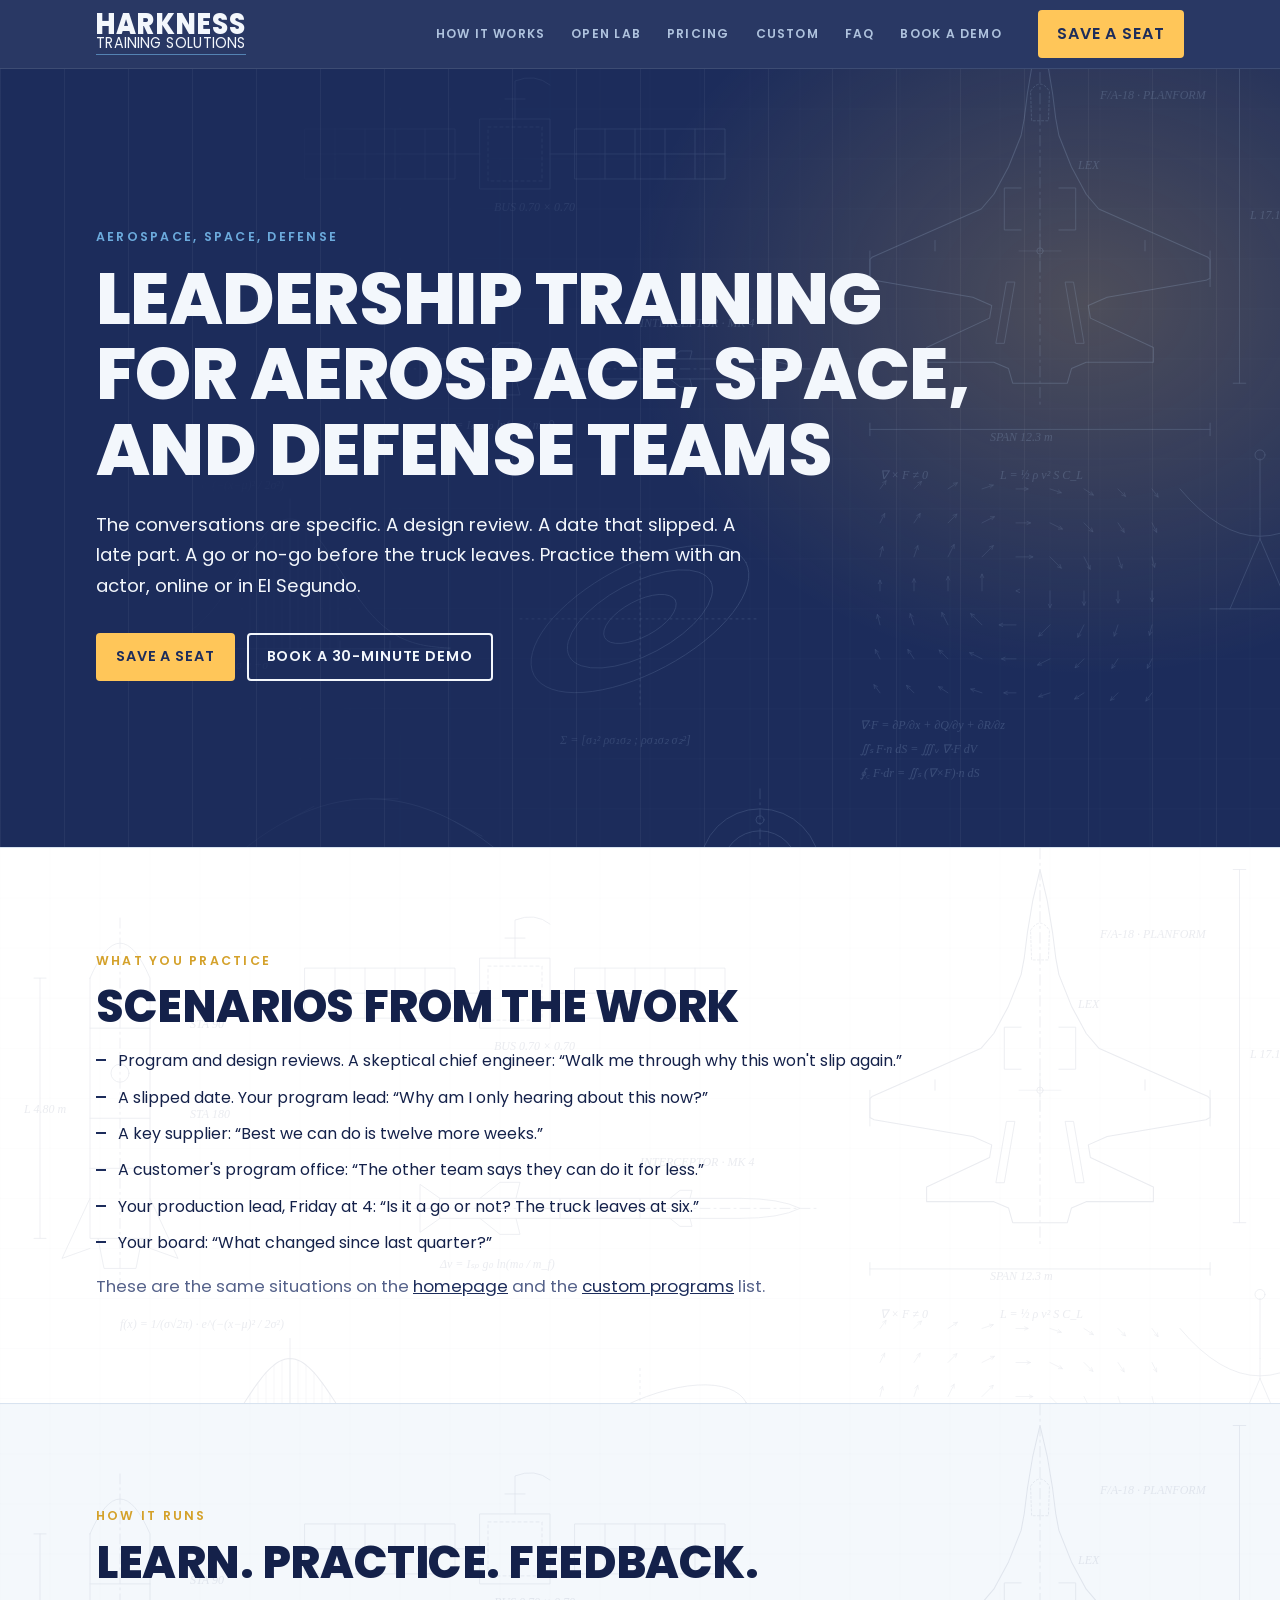
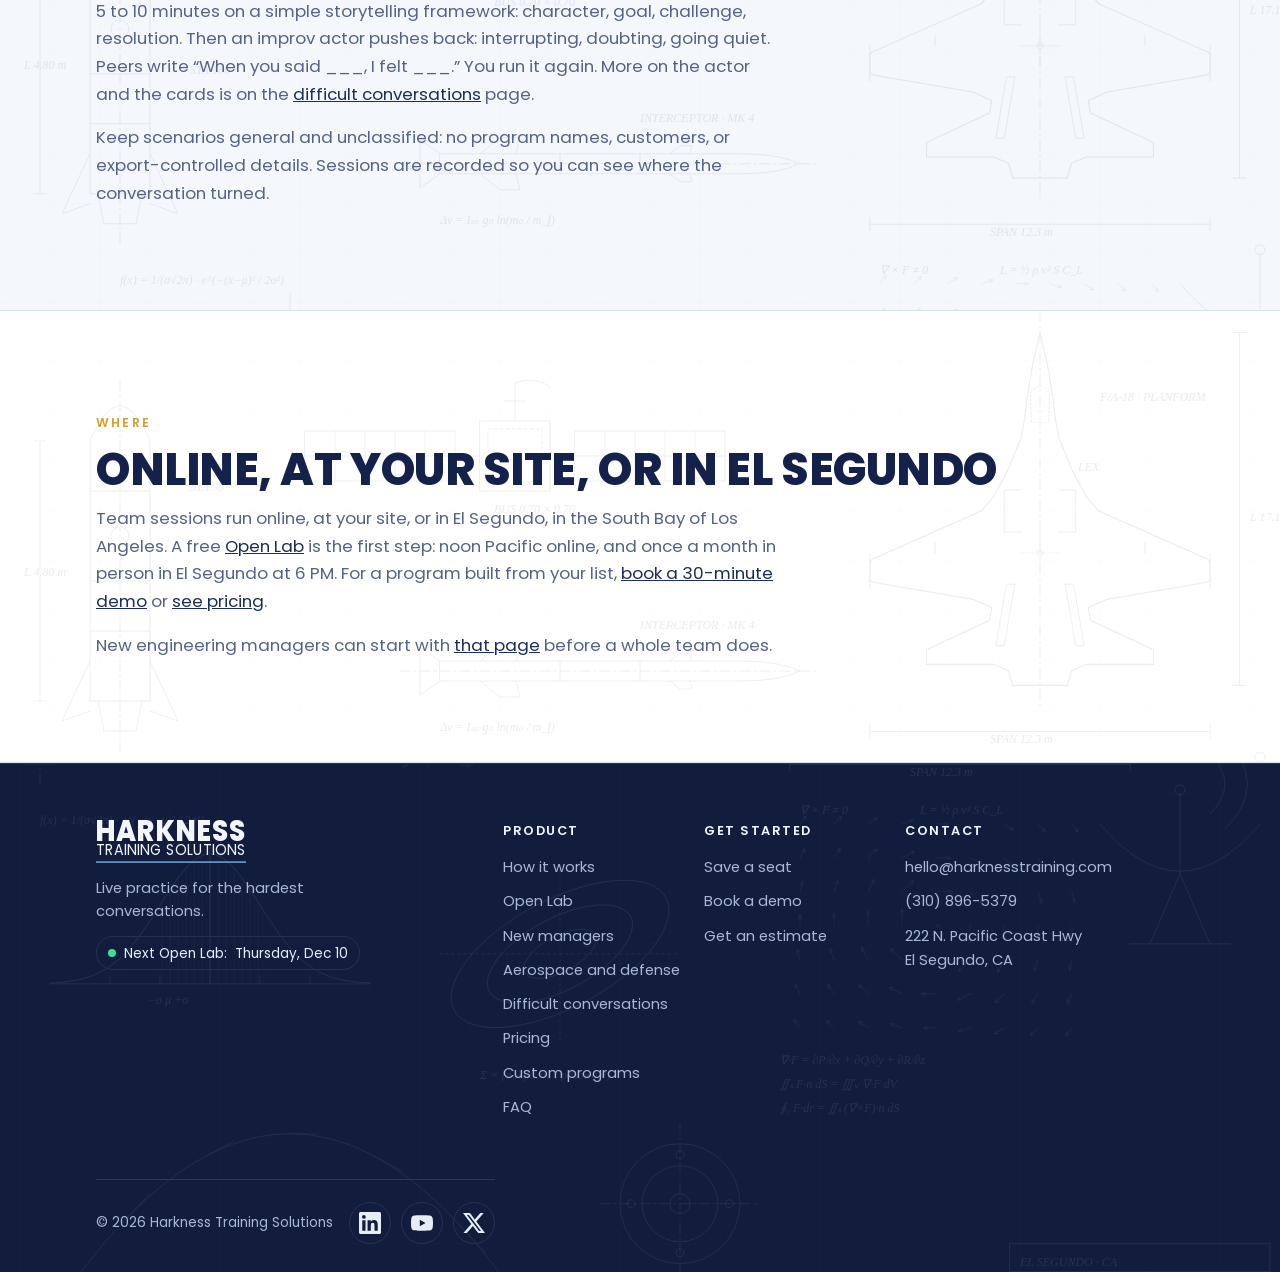
<file: aerospace-defense-teams.html>
<!doctype html>
<html lang="en">
<head>
<meta charset="utf-8">
<meta name="viewport" content="width=device-width, initial-scale=1, viewport-fit=cover">
<!-- Google tag (gtag.js) -->
<script async src="https://www.googletagmanager.com/gtag/js?id=G-5YFXNQWRPW"></script>
<script>
  window.dataLayer = window.dataLayer || [];
  function gtag(){dataLayer.push(arguments);}
  gtag('js', new Date());
  gtag('config', 'G-5YFXNQWRPW');
</script>
<title>Aerospace and Defense Team Training, El Segundo, CA</title>
<meta name="description" content="Practice design reviews, slipped dates, and supplier delays with actors. For aerospace, space, and defense teams. Online, at your site, or in El Segundo.">
<link rel="canonical" href="https://harknesstraining.com/aerospace-defense-teams">
<meta name="theme-color" content="#1C2C5B">
<link rel="icon" href="assets/favicon.svg" type="image/svg+xml">
<link rel="apple-touch-icon" href="assets/apple-touch-icon.png">
<meta property="og:type" content="website">
<meta property="og:site_name" content="Harkness Training Solutions">
<meta property="og:url" content="https://harknesstraining.com/aerospace-defense-teams">
<meta property="og:title" content="Aerospace and Defense Team Training, El Segundo, CA">
<meta property="og:description" content="Practice design reviews, slipped dates, and supplier delays with actors. For aerospace, space, and defense teams. Online, at your site, or in El Segundo.">
<meta property="og:image" content="https://harknesstraining.com/assets/og.png">
<meta property="og:image:width" content="1200">
<meta property="og:image:height" content="630">
<meta property="og:image:alt" content="Harkness Training Solutions: Mishandled conversations stall careers.">
<meta name="twitter:card" content="summary_large_image">
<meta name="twitter:site" content="@harknesstrainin">
<meta name="twitter:title" content="Aerospace and Defense Team Training, El Segundo, CA">
<meta name="twitter:description" content="Practice design reviews, slipped dates, and supplier delays with actors. For aerospace, space, and defense teams. Online, at your site, or in El Segundo.">
<meta name="twitter:image" content="https://harknesstraining.com/assets/og.png">
<link rel="preconnect" href="https://fonts.googleapis.com">
<link rel="preconnect" href="https://fonts.gstatic.com" crossorigin>
<link rel="stylesheet" href="https://fonts.googleapis.com/css2?family=Poppins:wght@400;500;600;700;800&display=swap">
<link rel="stylesheet" href="assets/site.css?v=53">
<script src="assets/site.js?v=60"></script>
</head>
<body>
<a class="skip" href="#main">Skip to content</a>
<header class="topbar">
  <div class="wrap bar">
    <a class="mark" href="index.html" aria-label="Harkness Training Solutions home">
      <svg viewBox="0 0 512 146" width="168" height="48" role="img" aria-label="Harkness Training Solutions"><text x="0" y="70" font-family="Poppins, sans-serif" font-weight="800" font-size="100" textLength="512" lengthAdjust="spacingAndGlyphs" fill="currentColor">HARKNESS</text><text x="0" y="120" font-family="Poppins, sans-serif" font-weight="400" font-size="51.6" textLength="512" lengthAdjust="spacingAndGlyphs" fill="currentColor">TRAINING SOLUTIONS</text><rect x="0" y="141" width="512" height="5" fill="#6CABDD"></rect></svg>
    </a>
    <nav class="tabs" aria-label="Main">
      <a class="tab" href="index.html#how">How it works</a>
      <a class="tab" href="open-lab.html">Open Lab</a>
      <a class="tab" href="index.html#programs">Pricing</a>
      <a class="tab" href="custom.html">Custom</a>
      <a class="tab" href="index.html#faq">FAQ</a>
      <a class="tab" href="demo.html">Book a demo</a>
    </nav>
    <a class="btn btn-hot seat" href="open-lab.html">Save a seat</a>
  </div>
</header>
<main id="main">
<section class="hero page-hero">
  <div class="wrap">
    <div class="hero-grid">
      <div>
        <p class="eyebrow" style="color:var(--sky)">Aerospace, space, defense</p>
        <h1 style="margin-top:14px">Leadership training for aerospace, space, and defense teams</h1>
        <p class="pos">The conversations are specific. A design review. A date that slipped. A late part. A go or no-go before the truck leaves. Practice them with an actor, online or in El Segundo.</p>
        <div class="cta-row">
          <a class="btn btn-hot" href="open-lab.html">Save a seat</a>
          <a class="btn btn-ghost" href="demo.html">Book a 30-minute demo</a>
        </div>
      </div>
    </div>
  </div>
</section>
  <section class="fw">
    <div class="wrap">
      <p class="eyebrow">What you practice</p>
      <h2>Scenarios from the work</h2>
      <ul class="list">
        <li>Program and design reviews. A skeptical chief engineer: “Walk me through why this won't slip again.”</li>
        <li>A slipped date. Your program lead: “Why am I only hearing about this now?”</li>
        <li>A key supplier: “Best we can do is twelve more weeks.”</li>
        <li>A customer's program office: “The other team says they can do it for less.”</li>
        <li>Your production lead, Friday at 4: “Is it a go or not? The truck leaves at six.”</li>
        <li>Your board: “What changed since last quarter?”</li>
      </ul>
      <p class="lede">These are the same situations on the <a href="index.html">homepage</a> and the <a href="custom.html">custom programs</a> list.</p>
    </div>
  </section>
  <section>
    <div class="wrap">
      <p class="eyebrow">How it runs</p>
      <h2>Learn. Practice. Feedback.</h2>
      <p class="lede">5 to 10 minutes on a simple storytelling framework: character, goal, challenge, resolution. Then an improv actor pushes back: interrupting, doubting, going quiet. Peers write “When you said ___, I felt ___.” You run it again. More on the actor and the cards is on the <a href="difficult-conversations-training.html">difficult conversations</a> page.</p>
      <p class="lede">Keep scenarios general and unclassified: no program names, customers, or export-controlled details. Sessions are recorded so you can see where the conversation turned.</p>
    </div>
  </section>
  <section class="fw" id="where">
    <div class="wrap">
      <p class="eyebrow">Where</p>
      <h2>Online, at your site, or in El Segundo</h2>
      <p class="lede">Team sessions run online, at your site, or in El Segundo, in the South Bay of Los Angeles. A free <a href="open-lab.html">Open Lab</a> is the first step: noon Pacific online, and once a month in person in El Segundo at 6 PM. For a program built from your list, <a href="demo.html">book a 30-minute demo</a> or <a href="index.html#programs">see pricing</a>.</p>
      <p class="lede">New engineering managers can start with <a href="engineering-manager-training.html">that page</a> before a whole team does.</p>
    </div>
  </section>

</main>
<footer class="site-foot">
  <div class="wrap">
    <div class="foot-top">
      <div class="foot-brand">
        <a class="mark" href="index.html" aria-label="Harkness Training Solutions home"><svg viewBox="0 0 512 146" width="168" height="48" role="img" aria-label="Harkness Training Solutions"><text x="0" y="70" font-family="Poppins, sans-serif" font-weight="800" font-size="100" textLength="512" lengthAdjust="spacingAndGlyphs" fill="currentColor">HARKNESS</text><text x="0" y="120" font-family="Poppins, sans-serif" font-weight="400" font-size="51.6" textLength="512" lengthAdjust="spacingAndGlyphs" fill="currentColor">TRAINING SOLUTIONS</text><rect x="0" y="141" width="512" height="5" fill="#6CABDD"></rect></svg></a>
        <p>Live practice for the hardest conversations.</p>
        <p class="foot-status"><span class="dot" aria-hidden="true"></span>Next Open Lab: <a href="open-lab.html" data-next-date style="color:inherit;text-decoration:none">soon</a></p>
      </div>
      <nav class="foot-cols" aria-label="Footer">
        <div><h4>Product</h4><a href="index.html#how">How it works</a><a href="open-lab.html">Open Lab</a><a href="engineering-manager-training.html">New managers</a><a href="aerospace-defense-teams.html">Aerospace and defense</a><a href="difficult-conversations-training.html">Difficult conversations</a><a href="index.html#programs">Pricing</a><a href="custom.html">Custom programs</a><a href="index.html#faq">FAQ</a></div>
        <div><h4>Get started</h4><a href="open-lab.html">Save a seat</a><a href="demo.html">Book a demo</a><a href="index.html#estimate">Get an estimate</a></div>
        <div><h4>Contact</h4><a href="mailto:hello@harknesstraining.com" data-email>hello@harknesstraining.com</a><a href="tel:+13108965379" data-phone>(310) 896-5379</a><span>222 N. Pacific Coast Hwy<br>El Segundo, CA</span></div>
      </nav>
    </div>
    <div class="foot-bottom">
      <span>© 2026 Harkness Training Solutions</span>
      <div class="socials soc-foot"><a href="https://www.linkedin.com/company/144037123" target="_blank" rel="noopener" aria-label="Harkness Training on LinkedIn" title="LinkedIn" data-social="linkedin"><svg viewBox="0 0 24 24" width="22" height="22" aria-hidden="true"><path d="M20.45 20.45h-3.56v-5.57c0-1.33-.03-3.04-1.85-3.04-1.85 0-2.14 1.45-2.14 2.94v5.67H9.35V9h3.41v1.56h.05c.48-.9 1.64-1.85 3.37-1.85 3.6 0 4.27 2.37 4.27 5.46v6.28zM5.34 7.43a2.06 2.06 0 1 1 0-4.13 2.06 2.06 0 0 1 0 4.13zM7.12 20.45H3.56V9h3.56v11.45zM22.22 0H1.77C.79 0 0 .77 0 1.73v20.54C0 23.23.79 24 1.77 24h20.45c.98 0 1.78-.77 1.78-1.73V1.73C24 .77 23.2 0 22.22 0z" fill="currentColor"/></svg></a><a href="https://www.youtube.com/@harknesstraining" target="_blank" rel="noopener" aria-label="Harkness Training on YouTube" title="YouTube" data-social="youtube"><svg viewBox="0 0 24 24" width="22" height="22" aria-hidden="true"><path d="M23.5 6.2a3 3 0 0 0-2.1-2.1C19.5 3.6 12 3.6 12 3.6s-7.5 0-9.4.5A3 3 0 0 0 .5 6.2 31 31 0 0 0 0 12a31 31 0 0 0 .5 5.8 3 3 0 0 0 2.1 2.1c1.9.5 9.4.5 9.4.5s7.5 0 9.4-.5a3 3 0 0 0 2.1-2.1A31 31 0 0 0 24 12a31 31 0 0 0-.5-5.8zM9.6 15.6V8.4l6.3 3.6-6.3 3.6z" fill="currentColor"/></svg></a><a href="https://x.com/harknesstrainin" target="_blank" rel="noopener" aria-label="Harkness Training Solutions on X" title="X" data-social="x"><svg viewBox="0 0 24 24" width="22" height="22" aria-hidden="true"><path d="M18.9 1.15h3.68l-8.04 9.19L24 22.85h-7.41l-5.8-7.58-6.64 7.58H.47l8.6-9.83L0 1.15h7.59l5.24 6.93zM17.61 20.64h2.04L6.49 3.24H4.3z" fill="currentColor"/></svg></a></div>
    </div>
  </div>
</footer>
</body>
</html>
</file>
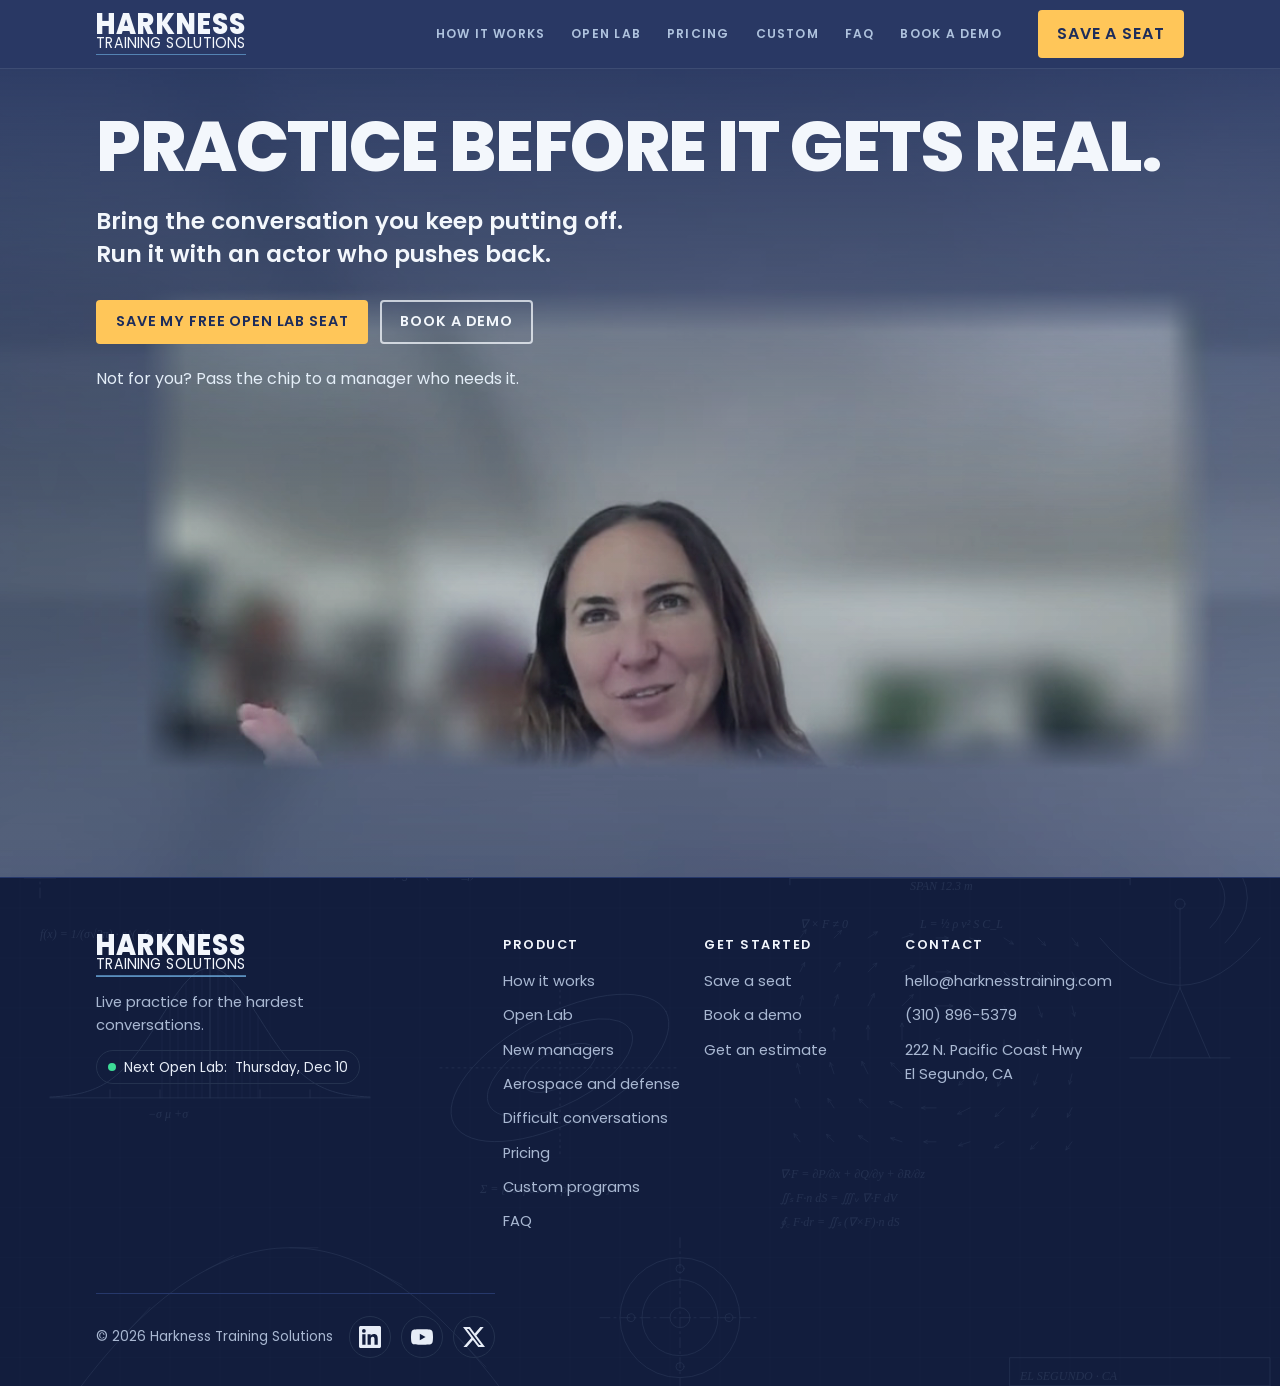
<file: chip.html>
<!doctype html>
<html lang="en">
<head>
<meta charset="utf-8">
<meta name="viewport" content="width=device-width, initial-scale=1, viewport-fit=cover">
<meta name="robots" content="noindex">
<!-- Google tag (gtag.js) -->
<script async src="https://www.googletagmanager.com/gtag/js?id=G-5YFXNQWRPW"></script>
<script>
  window.dataLayer = window.dataLayer || [];
  function gtag(){dataLayer.push(arguments);}
  gtag('js', new Date());
  /* A poker-chip scan is ?s=qr or utm_source=chip. These fields have to be
     on this config call: it is what sends page_view. */
  (function () {
    try {
      var q = new URLSearchParams(location.search);
      var scan = (q.get("s") || "").toLowerCase() === "qr" || (q.get("utm_source") || "").toLowerCase() === "chip";
      if (scan) {
        var u = new URL(location.href);
        u.searchParams.set("utm_source", "chip");
        u.searchParams.set("utm_medium", "qr");
        u.searchParams.set("utm_campaign", "poker-chip");
        gtag('config', 'G-5YFXNQWRPW', {
          campaign_source: 'chip',
          campaign_medium: 'qr',
          campaign_name: 'poker-chip',
          page_location: u.href
        });
        return;
      }
    } catch (e) {}
    gtag('config', 'G-5YFXNQWRPW');
  })();
</script>
<title>Practice before it gets real. | Harkness</title>
<meta name="description" content="Bring the conversation you keep putting off. Run it with an actor who pushes back.">
<link rel="canonical" href="https://harknesstraining.com/chip">
<meta name="theme-color" content="#1C2C5B">
<link rel="icon" href="assets/favicon.svg" type="image/svg+xml">
<link rel="apple-touch-icon" href="assets/apple-touch-icon.png">
<meta property="og:type" content="website">
<meta property="og:site_name" content="Harkness Training Solutions">
<meta property="og:url" content="https://harknesstraining.com/chip">
<meta property="og:title" content="Practice before it gets real. | Harkness">
<meta property="og:description" content="Bring the conversation you keep putting off. Run it with an actor who pushes back.">
<meta property="og:image" content="https://harknesstraining.com/assets/og.png">
<meta property="og:image:width" content="1200">
<meta property="og:image:height" content="630">
<meta property="og:image:alt" content="Harkness Training Solutions: Mishandled conversations stall careers.">
<meta name="twitter:card" content="summary_large_image">
<meta name="twitter:site" content="@harknesstrainin">
<meta name="twitter:title" content="Practice before it gets real. | Harkness">
<meta name="twitter:description" content="Bring the conversation you keep putting off. Run it with an actor who pushes back.">
<meta name="twitter:image" content="https://harknesstraining.com/assets/og.png">
<link rel="preconnect" href="https://fonts.googleapis.com">
<link rel="preconnect" href="https://fonts.gstatic.com" crossorigin>
<link rel="stylesheet" href="https://fonts.googleapis.com/css2?family=Poppins:wght@400;500;600;700;800&display=swap">
<link rel="stylesheet" href="assets/site.css?v=71">
<link rel="prefetch" href="open-lab.html">
<script src="assets/site.js?v=60"></script>
<style>
body[data-chip-page]{min-height:100vh;display:flex;flex-direction:column}
body[data-chip-page] main{flex:1;display:flex;flex-direction:column}
body[data-chip-page] main>.ol-event{flex:1}
.ol-event.chip-event h1{font-size:clamp(2.5rem,6vw,4.4rem);line-height:1.04;letter-spacing:-.02em}
.chip-event .pos{margin-top:22px;max-width:40rem;font-size:clamp(1.15rem,2vw,1.45rem);font-weight:600;line-height:1.45;color:#F3F7FC}
.chip-event .pos span{display:block}
.chip-doors .btn{text-align:center;line-height:1.35;max-width:100%}
.chip-pass{margin-top:22px;color:#E4EEF8}
@media (max-width:600px){
  .ol-event.chip-event h1{font-size:clamp(2.2rem,9.5vw,2.85rem);line-height:1.05}
  .chip-event .pos{font-size:1rem;line-height:1.4}
  .chip-doors{flex-direction:column}
  .chip-doors .btn{justify-content:center}
}
</style>
<script type="application/ld+json">
{
  "@context": "https://schema.org",
  "@graph": [
    {
      "@type": "Organization",
      "@id": "https://harknesstraining.com/#organization",
      "name": "Harkness Training Solutions",
      "alternateName": "Harkness Training",
      "url": "https://harknesstraining.com/",
      "logo": "https://harknesstraining.com/assets/apple-touch-icon.png",
      "sameAs": [
        "https://www.linkedin.com/company/144037123",
        "https://www.youtube.com/@harknesstraining",
        "https://x.com/harknesstrainin"
      ]
    },
    {
      "@type": "WebPage",
      "@id": "https://harknesstraining.com/chip#webpage",
      "url": "https://harknesstraining.com/chip",
      "name": "Practice before it gets real.",
      "description": "Bring the conversation you keep putting off. Run it with an actor who pushes back.",
      "about": { "@id": "https://harknesstraining.com/#organization" }
    }
  ]
}
</script>
</head>
<body data-chip-page>
<a class="skip" href="#main">Skip to content</a>
<header class="topbar">
  <div class="wrap bar">
    <a class="mark" href="index.html" aria-label="Harkness Training Solutions home">
      <svg viewBox="0 0 512 146" width="168" height="48" role="img" aria-label="Harkness Training Solutions"><text x="0" y="70" font-family="Poppins, sans-serif" font-weight="800" font-size="100" textLength="512" lengthAdjust="spacingAndGlyphs" fill="currentColor">HARKNESS</text><text x="0" y="120" font-family="Poppins, sans-serif" font-weight="400" font-size="51.6" textLength="512" lengthAdjust="spacingAndGlyphs" fill="currentColor">TRAINING SOLUTIONS</text><rect x="0" y="141" width="512" height="5" fill="#6CABDD"></rect></svg>
    </a>
    <nav class="tabs" aria-label="Main">
      <a class="tab" href="index.html#how">How it works</a>
      <a class="tab" href="open-lab.html">Open Lab</a>
      <a class="tab" href="index.html#programs">Pricing</a>
      <a class="tab" href="custom.html">Custom</a>
      <a class="tab" href="index.html#faq">FAQ</a>
      <a class="tab" href="demo.html">Book a demo</a>
    </nav>
    <a class="btn btn-hot seat" href="open-lab.html">Save a seat</a>
  </div>
</header>
<main id="main">
<section class="ol-event chip-event" aria-labelledby="chip-title" style="--ol-pos:center bottom;--ol-pos-m:center bottom;--ol-still:url('open-lab/openlab-practice-desktop-poster.jpg');--ol-still-m:url('open-lab/openlab-practice-mobile-poster.jpg')">
  <div class="ol-film" aria-hidden="true">
    <!-- Same caption-free practice cut v5 as Open Lab.
         Desktop 1280x720, phone 640x800. -->
    <video class="ol-bg" muted autoplay playsinline loop preload="none" disablepictureinpicture
           poster="assets/open-lab/openlab-practice-desktop-poster.jpg"
           data-poster-mobile="assets/open-lab/openlab-practice-mobile-poster.jpg"
           data-ol-film
           data-film="openlab-practice-v5"
           width="1280" height="720">
      <source media="(max-width: 600px)" data-src="assets/open-lab/openlab-practice-mobile.webm" type="video/webm">
      <source media="(max-width: 600px)" data-src="assets/open-lab/openlab-practice-mobile.mp4" type="video/mp4">
      <source data-src="assets/open-lab/openlab-practice-desktop.webm" type="video/webm">
      <source data-src="assets/open-lab/openlab-practice-desktop.mp4" type="video/mp4">
    </video>
    <div class="ol-shade"></div>
  </div>
  <div class="wrap ol-event-copy">
    <h1 id="chip-title">Practice before it gets real.</h1>
    <p class="pos"><span>Bring the conversation you keep putting off.</span><span>Run it with an actor who pushes back.</span></p>
    <div class="cta-row chip-doors">
      <a class="btn btn-hot" data-cta-label="chip: open lab seat" data-cta-location="chip" href="open-lab.html#register">Save my free Open Lab seat</a>
      <a class="btn btn-ghost" data-cta-label="chip: book demo" data-cta-location="chip" href="demo.html">Book a demo</a>
    </div>
    <p class="where chip-pass">Not for you? Pass the chip to a manager who needs it.</p>
  </div>
</section>
</main>
<footer class="site-foot">
  <div class="wrap">
    <div class="foot-top">
      <div class="foot-brand">
        <a class="mark" href="index.html" aria-label="Harkness Training Solutions home"><svg viewBox="0 0 512 146" width="168" height="48" role="img" aria-label="Harkness Training Solutions"><text x="0" y="70" font-family="Poppins, sans-serif" font-weight="800" font-size="100" textLength="512" lengthAdjust="spacingAndGlyphs" fill="currentColor">HARKNESS</text><text x="0" y="120" font-family="Poppins, sans-serif" font-weight="400" font-size="51.6" textLength="512" lengthAdjust="spacingAndGlyphs" fill="currentColor">TRAINING SOLUTIONS</text><rect x="0" y="141" width="512" height="5" fill="#6CABDD"></rect></svg></a>
        <p>Live practice for the hardest conversations.</p>
        <p class="foot-status"><span class="dot" aria-hidden="true"></span>Next Open Lab: <a href="open-lab.html" data-next-date style="color:inherit;text-decoration:none">soon</a></p>
      </div>
      <nav class="foot-cols" aria-label="Footer">
        <div><h4>Product</h4><a href="index.html#how">How it works</a><a href="open-lab.html">Open Lab</a><a href="engineering-manager-training.html">New managers</a><a href="aerospace-defense-teams.html">Aerospace and defense</a><a href="difficult-conversations-training.html">Difficult conversations</a><a href="index.html#programs">Pricing</a><a href="custom.html">Custom programs</a><a href="index.html#faq">FAQ</a></div>
        <div><h4>Get started</h4><a href="open-lab.html">Save a seat</a><a href="demo.html">Book a demo</a><a href="index.html#estimate">Get an estimate</a></div>
        <div><h4>Contact</h4><a href="mailto:hello@harknesstraining.com" data-email>hello@harknesstraining.com</a><a href="tel:+13108965379" data-phone>(310) 896-5379</a><span>222 N. Pacific Coast Hwy<br>El Segundo, CA</span></div>
      </nav>
    </div>
    <div class="foot-bottom">
      <span>© 2026 Harkness Training Solutions</span>
      <div class="socials soc-foot"><a href="https://www.linkedin.com/company/144037123" target="_blank" rel="noopener" aria-label="Harkness Training on LinkedIn" title="LinkedIn" data-social="linkedin"><svg viewBox="0 0 24 24" width="22" height="22" aria-hidden="true"><path d="M20.45 20.45h-3.56v-5.57c0-1.33-.03-3.04-1.85-3.04-1.85 0-2.14 1.45-2.14 2.94v5.67H9.35V9h3.41v1.56h.05c.48-.9 1.64-1.85 3.37-1.85 3.6 0 4.27 2.37 4.27 5.46v6.28zM5.34 7.43a2.06 2.06 0 1 1 0-4.13 2.06 2.06 0 0 1 0 4.13zM7.12 20.45H3.56V9h3.56v11.45zM22.22 0H1.77C.79 0 0 .77 0 1.73v20.54C0 23.23.79 24 1.77 24h20.45c.98 0 1.78-.77 1.78-1.73V1.73C24 .77 23.2 0 22.22 0z" fill="currentColor"/></svg></a><a href="https://www.youtube.com/@harknesstraining" target="_blank" rel="noopener" aria-label="Harkness Training on YouTube" title="YouTube" data-social="youtube"><svg viewBox="0 0 24 24" width="22" height="22" aria-hidden="true"><path d="M23.5 6.2a3 3 0 0 0-2.1-2.1C19.5 3.6 12 3.6 12 3.6s-7.5 0-9.4.5A3 3 0 0 0 .5 6.2 31 31 0 0 0 0 12a31 31 0 0 0 .5 5.8 3 3 0 0 0 2.1 2.1c1.9.5 9.4.5 9.4.5s7.5 0 9.4-.5a3 3 0 0 0 2.1-2.1A31 31 0 0 0 24 12a31 31 0 0 0-.5-5.8zM9.6 15.6V8.4l6.3 3.6-6.3 3.6z" fill="currentColor"/></svg></a><a href="https://x.com/harknesstrainin" target="_blank" rel="noopener" aria-label="Harkness Training Solutions on X" title="X" data-social="x"><svg viewBox="0 0 24 24" width="22" height="22" aria-hidden="true"><path d="M18.9 1.15h3.68l-8.04 9.19L24 22.85h-7.41l-5.8-7.58-6.64 7.58H.47l8.6-9.83L0 1.15h7.59l5.24 6.93zM17.61 20.64h2.04L6.49 3.24H4.3z" fill="currentColor"/></svg></a></div>
    </div>
  </div>
</footer>
</body>
</html>
</file>
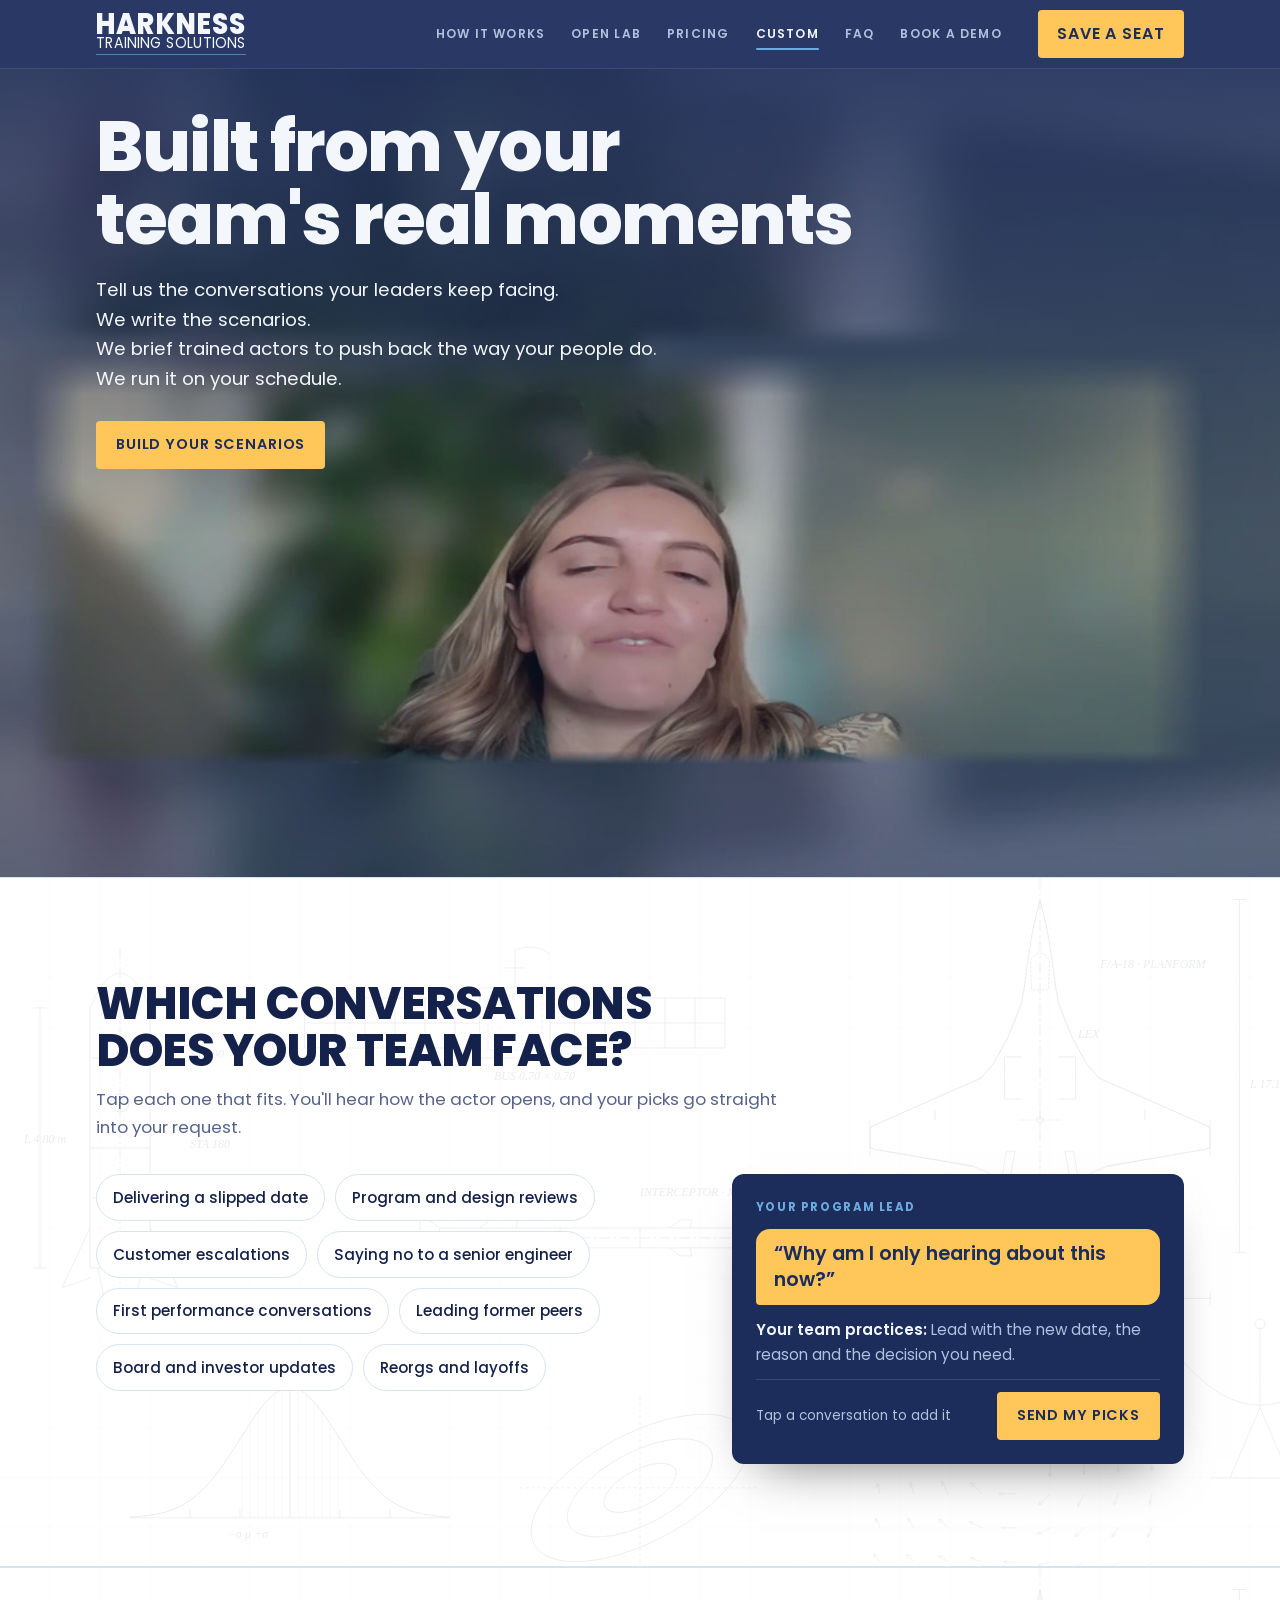
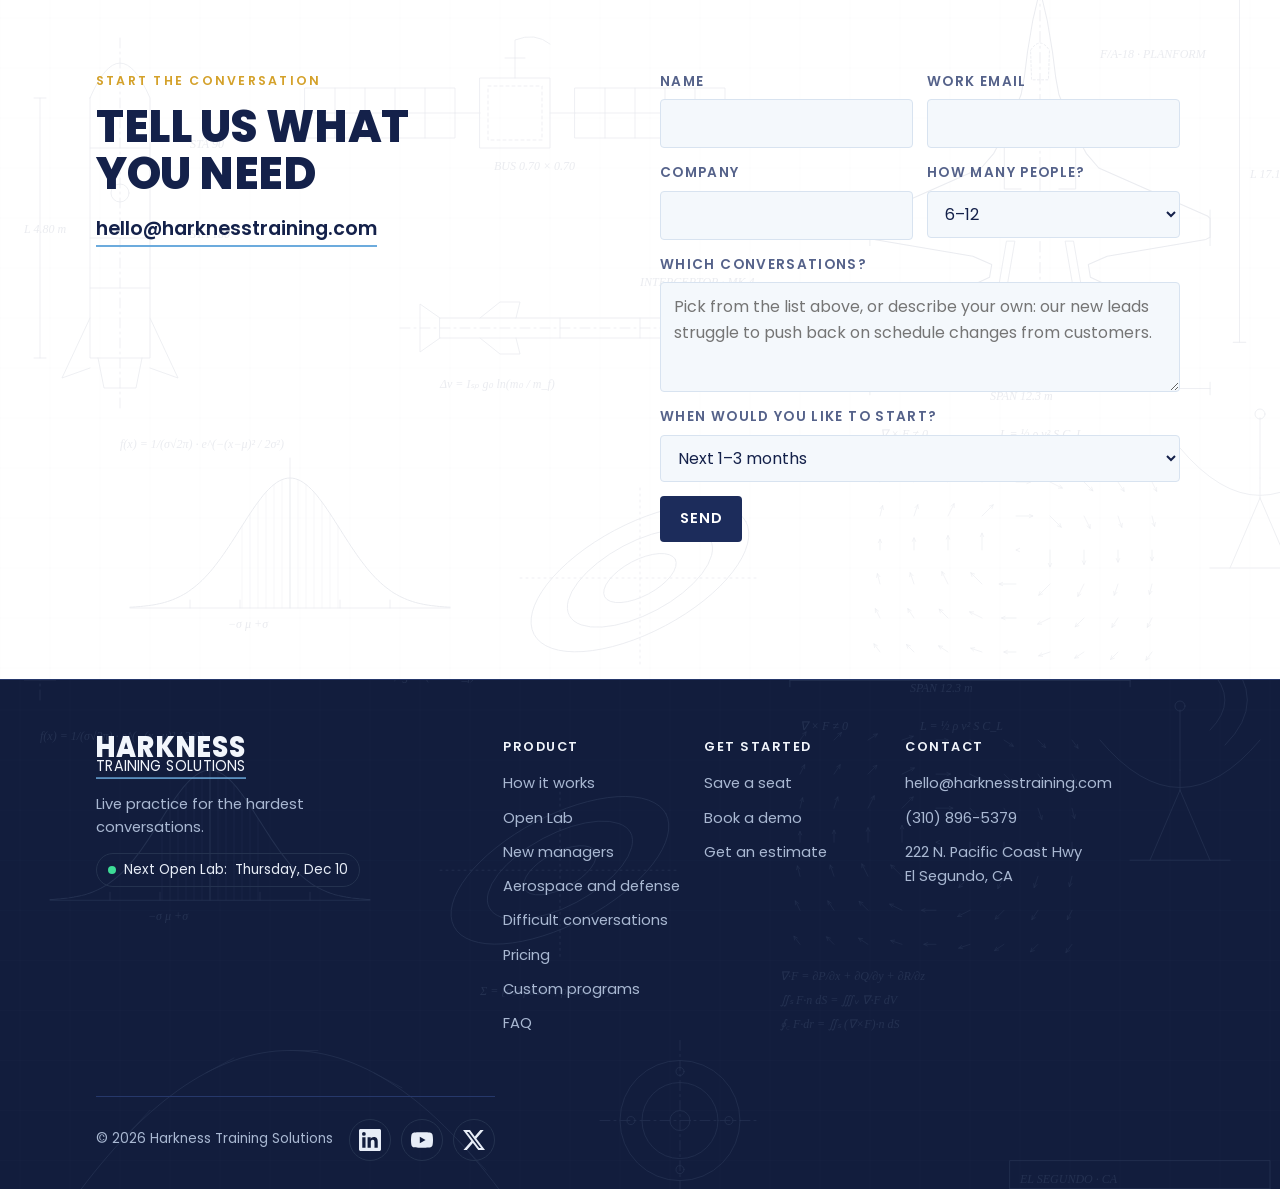
<file: custom.html>
<!doctype html>
<html lang="en">
<head>
<meta charset="utf-8">
<meta name="viewport" content="width=device-width, initial-scale=1, viewport-fit=cover">
<!-- Google tag (gtag.js) -->
<script async src="https://www.googletagmanager.com/gtag/js?id=G-5YFXNQWRPW"></script>
<script>
  window.dataLayer = window.dataLayer || [];
  function gtag(){dataLayer.push(arguments);}
  gtag('js', new Date());
  gtag('config', 'G-5YFXNQWRPW');
</script>
<title>Leadership Training for Aerospace and Defense Teams</title>
<meta name="claude:viewport-fit-sides" content="cover">
<meta name="description" content="Custom leadership training for aerospace, space, and defense teams. Practice the difficult conversations your engineers face, with actors and peer feedback.">
<link rel="canonical" href="https://harknesstraining.com/custom">
<meta name="theme-color" content="#1C2C5B">
<link rel="icon" href="assets/favicon.svg" type="image/svg+xml">
<link rel="apple-touch-icon" href="assets/apple-touch-icon.png">
<meta property="og:type" content="website">
<meta property="og:site_name" content="Harkness Training Solutions">
<meta property="og:url" content="https://harknesstraining.com/custom">
<meta property="og:title" content="Leadership Training for Aerospace and Defense Teams">
<meta property="og:description" content="Custom leadership training for aerospace, space, and defense teams. Practice the difficult conversations your engineers face, with actors and peer feedback.">
<meta property="og:image" content="https://harknesstraining.com/assets/og.png">
<meta property="og:image:width" content="1200">
<meta property="og:image:height" content="630">
<meta property="og:image:alt" content="Harkness Training Solutions: Mishandled conversations stall careers.">
<meta name="twitter:card" content="summary_large_image">
<meta name="twitter:site" content="@harknesstrainin">
<meta name="twitter:title" content="Leadership Training for Aerospace and Defense Teams">
<meta name="twitter:description" content="Custom leadership training for aerospace, space, and defense teams. Practice the difficult conversations your engineers face, with actors and peer feedback.">
<meta name="twitter:image" content="https://harknesstraining.com/assets/og.png">
<link rel="preconnect" href="https://fonts.googleapis.com">
<link rel="preconnect" href="https://fonts.gstatic.com" crossorigin>
<link rel="stylesheet" href="https://fonts.googleapis.com/css2?family=Poppins:wght@400;500;600;700;800&display=swap">
<link rel="stylesheet" href="assets/site.css?v=71">
<link rel="prefetch" href="index.html"><link rel="prefetch" href="demo.html"><link rel="prefetch" href="custom.html">
<script src="assets/site.js?v=60"></script>
<script type="application/ld+json">
{
  "@context": "https://schema.org",
  "@graph": [
    {
      "@type": "Organization",
      "@id": "https://harknesstraining.com/#organization",
      "name": "Harkness Training Solutions",
      "alternateName": "Harkness Training",
      "url": "https://harknesstraining.com/",
      "logo": "https://harknesstraining.com/assets/apple-touch-icon.png",
      "sameAs": [
        "https://www.linkedin.com/company/144037123",
        "https://www.youtube.com/@harknesstraining",
        "https://x.com/harknesstrainin"
      ]
    },
    {
      "@type": "WebPage",
      "@id": "https://harknesstraining.com/custom#webpage",
      "url": "https://harknesstraining.com/custom",
      "name": "Leadership Training for Aerospace and Defense Teams",
      "description": "Custom leadership training for aerospace, space, and defense teams. Practice the difficult conversations your engineers face, with actors and peer feedback.",
      "about": { "@id": "https://harknesstraining.com/#organization" }
    }
  ]
}
</script>
</head>
<body>
<a class="skip" href="#main">Skip to content</a>
<header class="topbar">
  <div class="wrap bar">
    <a class="mark" href="index.html" aria-label="Harkness Training Solutions home">
      <svg viewBox="0 0 512 146" width="168" height="48" role="img" aria-label="Harkness Training Solutions"><text x="0" y="70" font-family="Poppins, sans-serif" font-weight="800" font-size="100" textLength="512" lengthAdjust="spacingAndGlyphs" fill="currentColor">HARKNESS</text><text x="0" y="120" font-family="Poppins, sans-serif" font-weight="400" font-size="51.6" textLength="512" lengthAdjust="spacingAndGlyphs" fill="currentColor">TRAINING SOLUTIONS</text><rect x="0" y="141" width="512" height="5" fill="#6CABDD"></rect></svg>
    </a>
    <nav class="tabs" aria-label="Main">
      <a class="tab" href="index.html#how">How it works</a>
      <a class="tab" href="open-lab.html">Open Lab</a>
      <a class="tab" href="index.html#programs">Pricing</a>
      <a class="tab" href="custom.html" aria-current="page">Custom</a>
      <a class="tab" href="index.html#faq">FAQ</a>
      <a class="tab" href="demo.html">Book a demo</a>
    </nav>
    <a class="btn btn-hot seat" href="open-lab.html">Save a seat</a>
  </div>
</header>
<main id="main">
<section class="ol-event cu-event" aria-labelledby="cu-title" style="--ol-pos:center bottom;--ol-pos-m:center bottom;--ol-still:url('custom/custom-practice-desktop-poster.jpg');--ol-still-m:url('custom/custom-practice-mobile-poster.jpg')">
  <div class="ol-film" aria-hidden="true">
    <video class="ol-bg" muted playsinline loop preload="none" disablepictureinpicture
           poster="assets/custom/custom-practice-desktop-poster.jpg"
           data-poster-mobile="assets/custom/custom-practice-mobile-poster.jpg"
           data-ol-film
           data-film="custom-practice-v5"
           width="1280" height="720">
      <source media="(max-width: 600px)" data-src="assets/custom/custom-practice-mobile.webm" type="video/webm">
      <source media="(max-width: 600px)" data-src="assets/custom/custom-practice-mobile.mp4" type="video/mp4">
      <source data-src="assets/custom/custom-practice-desktop.webm" type="video/webm">
      <source data-src="assets/custom/custom-practice-desktop.mp4" type="video/mp4">
    </video>
    <div class="ol-shade"></div>
  </div>
  <div class="wrap ol-event-copy">
    <h1 id="cu-title">Built from your team's real moments</h1>
    <p class="pos">Tell us the conversations your leaders keep facing.<br>We write the scenarios.<br>We brief trained actors to push back the way your people do.<br>We run it on your schedule.</p>
    <div class="cta-row"><a class="btn btn-hot" href="#pick">Build your scenarios</a></div>
  </div>
</section>

  <section class="fw" id="pick">
    <div class="wrap">
      <h2>Which conversations does your team face?</h2>
      <p class="lede">Tap each one that fits. You'll hear how the actor opens, and your picks go straight into your request.</p>
      <div class="sc">
        <div class="sc-chips" role="group" aria-label="Conversations">
          <button type="button" class="sc-chip" aria-pressed="false" data-id="slip" data-who="Your program lead" data-line="Why am I only hearing about this now?" data-goal="Lead with the new date, the reason and the decision you need.">Delivering a slipped date</button>
          <button type="button" class="sc-chip" aria-pressed="false" data-id="review" data-who="A skeptical chief engineer" data-line="Walk me through why this won't slip again." data-goal="Defend a design choice without over-explaining.">Program and design reviews</button>
          <button type="button" class="sc-chip" aria-pressed="false" data-id="escalation" data-who="An angry customer" data-line="We were promised this in Q3. What changed?" data-goal="Own the miss, hold the line on what's possible.">Customer escalations</button>
          <button type="button" class="sc-chip" aria-pressed="false" data-id="senior" data-who="A senior engineer" data-line="I've been doing this for fifteen years." data-goal="Disagree with expertise without pulling rank.">Saying no to a senior engineer</button>
          <button type="button" class="sc-chip" aria-pressed="false" data-id="perf" data-who="A direct report" data-line="Nobody told me there was a problem." data-goal="Be specific and kind, and land the expectation.">First performance conversations</button>
          <button type="button" class="sc-chip" aria-pressed="false" data-id="peers" data-who="A former teammate" data-line="You used to complain about this too." data-goal="Keep the relationship and the standard.">Leading former peers</button>
          <button type="button" class="sc-chip" aria-pressed="false" data-id="board" data-who="A board member" data-line="What happens if the next test fails too?" data-goal="Give bad news with a plan, in two minutes.">Board and investor updates</button>
          <button type="button" class="sc-chip" aria-pressed="false" data-id="reorg" data-who="A worried engineer" data-line="Is my job safe? Just tell me." data-goal="Be honest about what you can and can't say.">Reorgs and layoffs</button>
        </div>
        <div class="sc-preview" aria-live="polite">
          <p class="sc-who" data-sc-who>Your program lead</p>
          <p class="sc-line" data-sc-line>“Why am I only hearing about this now?”</p>
          <p class="sc-goal"><b>Your team practices:</b> <span data-sc-goal>Lead with the new date, the reason and the decision you need.</span></p>
          <div class="sc-foot">
            <span class="sc-count" data-sc-count>Tap a conversation to add it</span>
            <a class="btn btn-hot" href="#start" data-sc-go>Send my picks</a>
          </div>
        </div>
      </div>
    </div>
  </section>


  <section class="contact" id="start">
    <div class="wrap grid2" style="margin-top:0">
      <div>
        <p class="eyebrow">Start the conversation</p>
        <h2 style="margin-top:10px">Tell us what you need</h2>
        <div class="email"><a class="mail" href="mailto:hello@harknesstraining.com" data-email>hello@harknesstraining.com</a></div>
      </div>
      <form class="form" data-hts data-ok="Thanks. We'll reply within one business day." novalidate>
        <input type="hidden" name="_subject" value="Custom program inquiry">
        <div class="row">
          <div class="field"><label for="cu-name">Name</label><input id="cu-name" name="name" autocomplete="name" required></div>
          <div class="field"><label for="cu-email">Work email</label><input id="cu-email" name="email" type="email" autocomplete="email" required></div>
        </div>
        <div class="row">
          <div class="field"><label for="cu-co">Company</label><input id="cu-co" name="company" autocomplete="organization"></div>
          <div class="field"><label for="cu-size">How many people?</label><select id="cu-size" name="team_size"><option>1–5</option><option selected>6–12</option><option>13–30</option><option>30+</option></select></div>
        </div>
        <div class="field"><label for="cu-msg">Which conversations?</label><textarea id="cu-msg" name="conversations" placeholder="Pick from the list above, or describe your own: our new leads struggle to push back on schedule changes from customers."></textarea></div>
        <div class="field"><label for="cu-when">When would you like to start?</label><select id="cu-when" name="timing"><option>This month</option><option selected>Next 1–3 months</option><option>Later this year</option><option>Just exploring</option></select></div>
        <button class="btn btn-blue" type="submit">Send</button>
        <p class="form-status" role="status" aria-live="polite"></p>
      </form>
    </div>
  </section>
</main>
<footer class="site-foot">
  <div class="wrap">
    <div class="foot-top">
      <div class="foot-brand">
        <a class="mark" href="index.html" aria-label="Harkness Training Solutions home"><svg viewBox="0 0 512 146" width="168" height="48" role="img" aria-label="Harkness Training Solutions"><text x="0" y="70" font-family="Poppins, sans-serif" font-weight="800" font-size="100" textLength="512" lengthAdjust="spacingAndGlyphs" fill="currentColor">HARKNESS</text><text x="0" y="120" font-family="Poppins, sans-serif" font-weight="400" font-size="51.6" textLength="512" lengthAdjust="spacingAndGlyphs" fill="currentColor">TRAINING SOLUTIONS</text><rect x="0" y="141" width="512" height="5" fill="#6CABDD"></rect></svg></a>
        <p>Live practice for the hardest conversations.</p>
        <p class="foot-status"><span class="dot" aria-hidden="true"></span>Next Open Lab: <a href="open-lab.html" data-next-date style="color:inherit;text-decoration:none">soon</a></p>
      </div>
      <nav class="foot-cols" aria-label="Footer">
        <div><h4>Product</h4><a href="index.html#how">How it works</a><a href="open-lab.html">Open Lab</a><a href="engineering-manager-training.html">New managers</a><a href="aerospace-defense-teams.html">Aerospace and defense</a><a href="difficult-conversations-training.html">Difficult conversations</a><a href="index.html#programs">Pricing</a><a href="custom.html">Custom programs</a><a href="index.html#faq">FAQ</a></div>
        <div><h4>Get started</h4><a href="open-lab.html">Save a seat</a><a href="demo.html">Book a demo</a><a href="index.html#estimate">Get an estimate</a></div>
        <div><h4>Contact</h4><a href="mailto:hello@harknesstraining.com" data-email>hello@harknesstraining.com</a><a href="tel:+13108965379" data-phone>(310) 896-5379</a><span>222 N. Pacific Coast Hwy<br>El Segundo, CA</span></div>
      </nav>
    </div>
    <div class="foot-bottom">
      <span>© 2026 Harkness Training Solutions</span>
      <div class="socials soc-foot"><a href="https://www.linkedin.com/company/144037123" target="_blank" rel="noopener" aria-label="Harkness Training on LinkedIn" title="LinkedIn" data-social="linkedin"><svg viewBox="0 0 24 24" width="22" height="22" aria-hidden="true"><path d="M20.45 20.45h-3.56v-5.57c0-1.33-.03-3.04-1.85-3.04-1.85 0-2.14 1.45-2.14 2.94v5.67H9.35V9h3.41v1.56h.05c.48-.9 1.64-1.85 3.37-1.85 3.6 0 4.27 2.37 4.27 5.46v6.28zM5.34 7.43a2.06 2.06 0 1 1 0-4.13 2.06 2.06 0 0 1 0 4.13zM7.12 20.45H3.56V9h3.56v11.45zM22.22 0H1.77C.79 0 0 .77 0 1.73v20.54C0 23.23.79 24 1.77 24h20.45c.98 0 1.78-.77 1.78-1.73V1.73C24 .77 23.2 0 22.22 0z" fill="currentColor"/></svg></a><a href="https://www.youtube.com/@harknesstraining" target="_blank" rel="noopener" aria-label="Harkness Training on YouTube" title="YouTube" data-social="youtube"><svg viewBox="0 0 24 24" width="22" height="22" aria-hidden="true"><path d="M23.5 6.2a3 3 0 0 0-2.1-2.1C19.5 3.6 12 3.6 12 3.6s-7.5 0-9.4.5A3 3 0 0 0 .5 6.2 31 31 0 0 0 0 12a31 31 0 0 0 .5 5.8 3 3 0 0 0 2.1 2.1c1.9.5 9.4.5 9.4.5s7.5 0 9.4-.5a3 3 0 0 0 2.1-2.1A31 31 0 0 0 24 12a31 31 0 0 0-.5-5.8zM9.6 15.6V8.4l6.3 3.6-6.3 3.6z" fill="currentColor"/></svg></a><a href="https://x.com/harknesstrainin" target="_blank" rel="noopener" aria-label="Harkness Training Solutions on X" title="X" data-social="x"><svg viewBox="0 0 24 24" width="22" height="22" aria-hidden="true"><path d="M18.9 1.15h3.68l-8.04 9.19L24 22.85h-7.41l-5.8-7.58-6.64 7.58H.47l8.6-9.83L0 1.15h7.59l5.24 6.93zM17.61 20.64h2.04L6.49 3.24H4.3z" fill="currentColor"/></svg></a></div>
    </div>
  </div>
</footer>
</body>
</html>
</file>
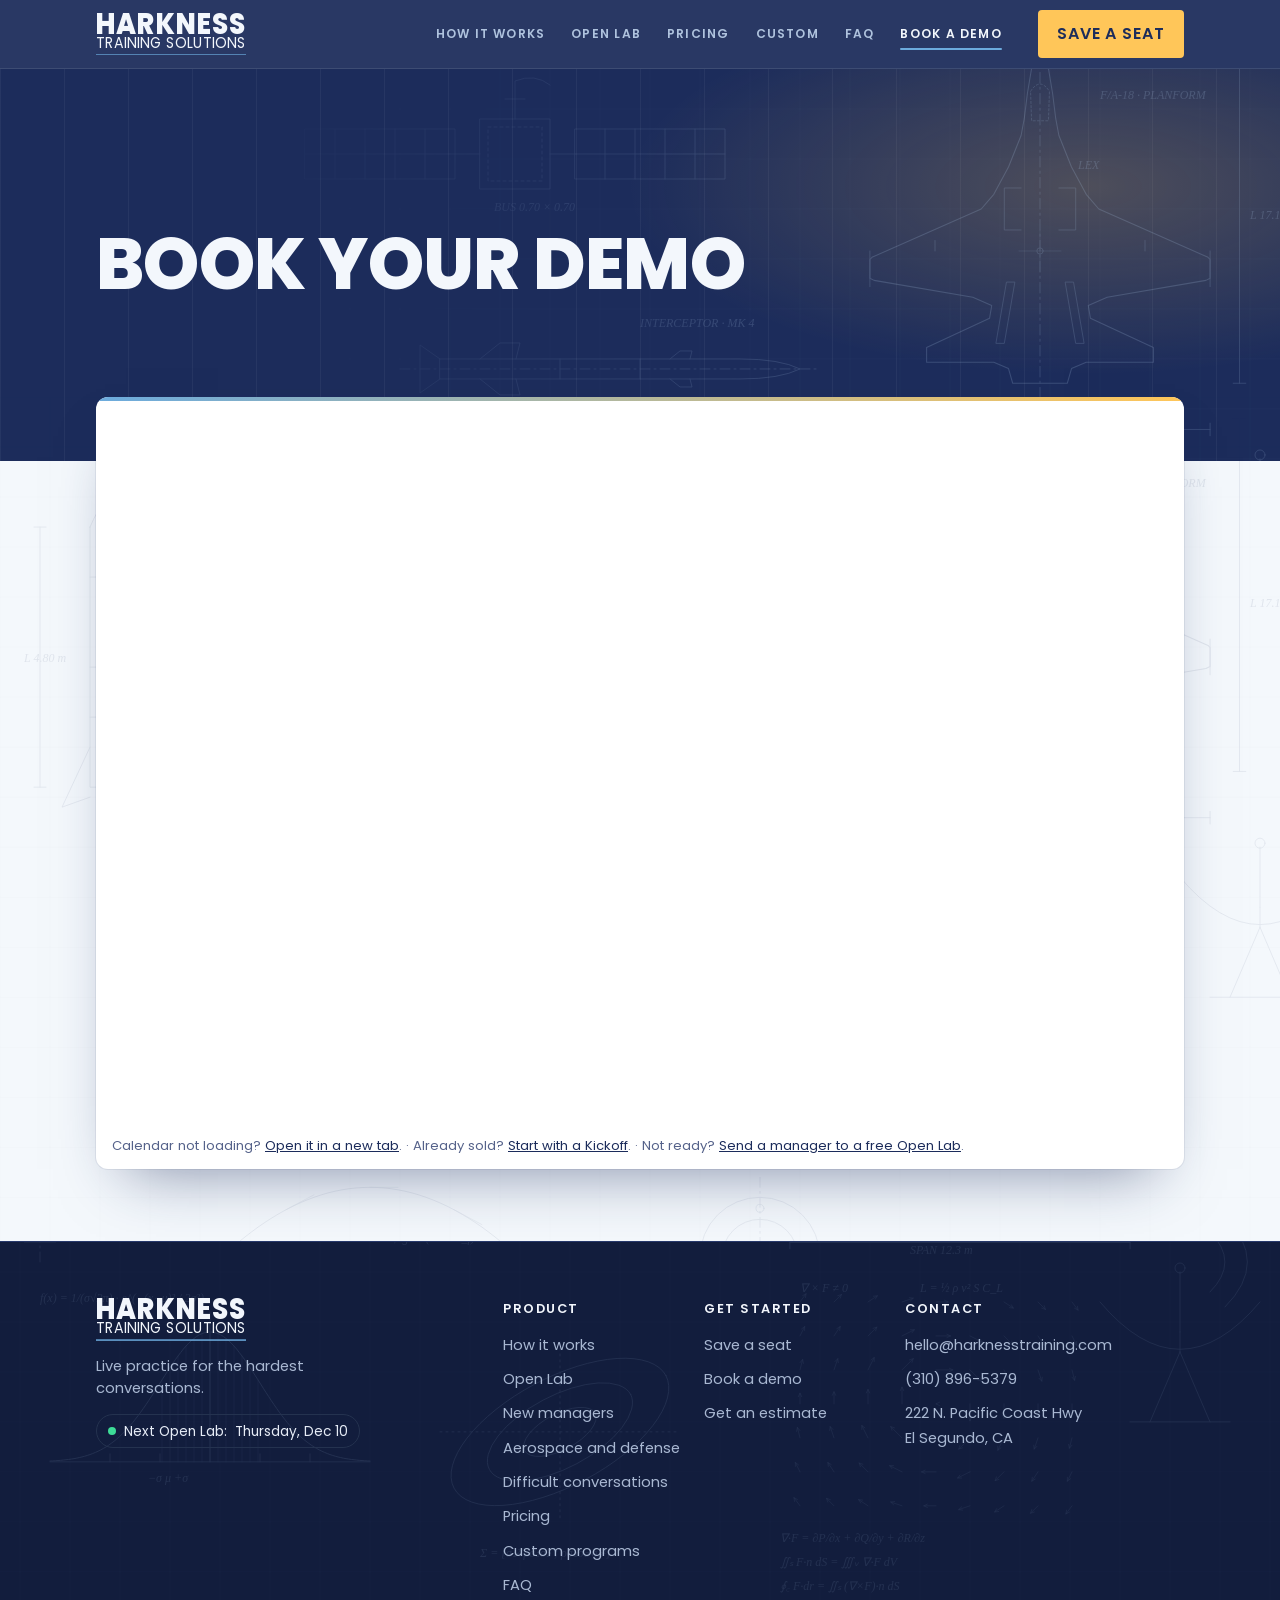
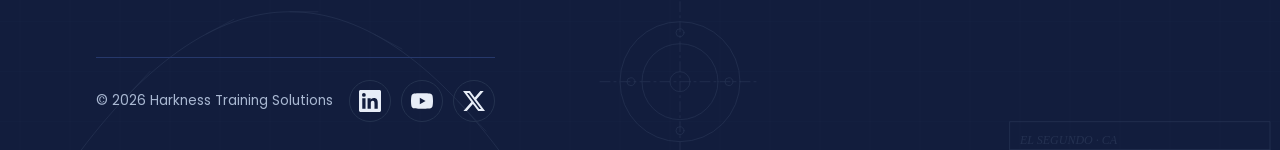
<file: demo.html>
<!doctype html>
<html lang="en">
<head>
<meta charset="utf-8">
<meta name="viewport" content="width=device-width, initial-scale=1, viewport-fit=cover">
<!-- Google tag (gtag.js) -->
<script async src="https://www.googletagmanager.com/gtag/js?id=G-5YFXNQWRPW"></script>
<script>
  window.dataLayer = window.dataLayer || [];
  function gtag(){dataLayer.push(arguments);}
  gtag('js', new Date());
  gtag('config', 'G-5YFXNQWRPW');
</script>
<title>Book a Free Demo | Difficult Conversations Training</title>
<meta name="claude:viewport-fit-sides" content="cover">
<meta name="description" content="Book a free 30-minute demo. Your engineering team practices difficult conversations with a trained actor. South Bay aerospace, space, and defense companies.">
<link rel="canonical" href="https://harknesstraining.com/demo">
<meta name="theme-color" content="#1C2C5B">
<link rel="icon" href="assets/favicon.svg" type="image/svg+xml">
<link rel="apple-touch-icon" href="assets/apple-touch-icon.png">
<meta property="og:type" content="website">
<meta property="og:site_name" content="Harkness Training Solutions">
<meta property="og:url" content="https://harknesstraining.com/demo">
<meta property="og:title" content="Book a Free Demo | Difficult Conversations Training">
<meta property="og:description" content="Book a free 30-minute demo. Your engineering team practices difficult conversations with a trained actor. South Bay aerospace, space, and defense companies.">
<meta property="og:image" content="https://harknesstraining.com/assets/og.png">
<meta property="og:image:width" content="1200">
<meta property="og:image:height" content="630">
<meta property="og:image:alt" content="Harkness Training Solutions: Mishandled conversations stall careers.">
<meta name="twitter:card" content="summary_large_image">
<meta name="twitter:site" content="@harknesstrainin">
<meta name="twitter:title" content="Book a Free Demo | Difficult Conversations Training">
<meta name="twitter:description" content="Book a free 30-minute demo. Your engineering team practices difficult conversations with a trained actor. South Bay aerospace, space, and defense companies.">
<meta name="twitter:image" content="https://harknesstraining.com/assets/og.png">
<link rel="preconnect" href="https://fonts.googleapis.com">
<link rel="preconnect" href="https://fonts.gstatic.com" crossorigin>
<link rel="stylesheet" href="https://fonts.googleapis.com/css2?family=Poppins:wght@400;500;600;700;800&display=swap">
<link rel="stylesheet" href="assets/site.css?v=53">
<link rel="prefetch" href="index.html"><link rel="prefetch" href="demo.html"><link rel="prefetch" href="custom.html">
<script src="assets/site.js?v=60"></script>
<script type="application/ld+json">
{
  "@context": "https://schema.org",
  "@graph": [
    {
      "@type": "Organization",
      "@id": "https://harknesstraining.com/#organization",
      "name": "Harkness Training Solutions",
      "alternateName": "Harkness Training",
      "url": "https://harknesstraining.com/",
      "logo": "https://harknesstraining.com/assets/apple-touch-icon.png",
      "sameAs": [
        "https://www.linkedin.com/company/144037123",
        "https://www.youtube.com/@harknesstraining",
        "https://x.com/harknesstrainin"
      ]
    },
    {
      "@type": "WebPage",
      "@id": "https://harknesstraining.com/demo#webpage",
      "url": "https://harknesstraining.com/demo",
      "name": "Book a Free Demo | Difficult Conversations Training",
      "description": "Book a free 30-minute demo. Your engineering team practices difficult conversations with a trained actor. South Bay aerospace, space, and defense companies.",
      "about": { "@id": "https://harknesstraining.com/#organization" }
    }
  ]
}
</script>
</head>
<body>
<a class="skip" href="#main">Skip to content</a>
<header class="topbar">
  <div class="wrap bar">
    <a class="mark" href="index.html" aria-label="Harkness Training Solutions home">
      <svg viewBox="0 0 512 146" width="168" height="48" role="img" aria-label="Harkness Training Solutions"><text x="0" y="70" font-family="Poppins, sans-serif" font-weight="800" font-size="100" textLength="512" lengthAdjust="spacingAndGlyphs" fill="currentColor">HARKNESS</text><text x="0" y="120" font-family="Poppins, sans-serif" font-weight="400" font-size="51.6" textLength="512" lengthAdjust="spacingAndGlyphs" fill="currentColor">TRAINING SOLUTIONS</text><rect x="0" y="141" width="512" height="5" fill="#6CABDD"></rect></svg>
    </a>
    <nav class="tabs" aria-label="Main">
      <a class="tab" href="index.html#how">How it works</a>
      <a class="tab" href="open-lab.html">Open Lab</a>
      <a class="tab" href="index.html#programs">Pricing</a>
      <a class="tab" href="custom.html">Custom</a>
      <a class="tab" href="index.html#faq">FAQ</a>
      <a class="tab" href="demo.html" aria-current="page">Book a demo</a>
    </nav>
    <a class="btn btn-hot seat" href="open-lab.html">Save a seat</a>
  </div>
</header>
<main id="main">
<section class="hero page-hero">
  <div class="wrap">
    <div class="hero-grid">
      <div>
        <h1>Book your demo</h1>
      </div>
    </div>
  </div>
</section>

  <section class="book-sec" id="book">
    <div class="wrap">
      <div class="book-card">
        <div id="demo-embed" class="cal-embed"></div>
        <p class="cal-fallback">Calendar not loading? <a data-demo href="https://calendar.app.google/77uHPkoSyX5W1MKw6">Open it in a new tab</a>. · Already sold? <a href="mailto:hello@harknesstraining.com?subject=Start%20with%20a%20Kickoff">Start with a Kickoff</a>. · Not ready? <a href="open-lab.html">Send a manager to a free Open Lab</a>.</p>
      </div>
    </div>
  </section>

</main>
<script>
document.addEventListener("DOMContentLoaded", function () {
  var box = document.getElementById("demo-embed");
  if (!HTS.demoEmbed) { box.hidden = true; return; }
  var f = document.createElement("iframe");
  f.src = HTS.demoEmbed; f.title = "Book a 30-minute demo";
  box.appendChild(f);
});
</script>
<footer class="site-foot">
  <div class="wrap">
    <div class="foot-top">
      <div class="foot-brand">
        <a class="mark" href="index.html" aria-label="Harkness Training Solutions home"><svg viewBox="0 0 512 146" width="168" height="48" role="img" aria-label="Harkness Training Solutions"><text x="0" y="70" font-family="Poppins, sans-serif" font-weight="800" font-size="100" textLength="512" lengthAdjust="spacingAndGlyphs" fill="currentColor">HARKNESS</text><text x="0" y="120" font-family="Poppins, sans-serif" font-weight="400" font-size="51.6" textLength="512" lengthAdjust="spacingAndGlyphs" fill="currentColor">TRAINING SOLUTIONS</text><rect x="0" y="141" width="512" height="5" fill="#6CABDD"></rect></svg></a>
        <p>Live practice for the hardest conversations.</p>
        <p class="foot-status"><span class="dot" aria-hidden="true"></span>Next Open Lab: <a href="open-lab.html" data-next-date style="color:inherit;text-decoration:none">soon</a></p>
      </div>
      <nav class="foot-cols" aria-label="Footer">
        <div><h4>Product</h4><a href="index.html#how">How it works</a><a href="open-lab.html">Open Lab</a><a href="engineering-manager-training.html">New managers</a><a href="aerospace-defense-teams.html">Aerospace and defense</a><a href="difficult-conversations-training.html">Difficult conversations</a><a href="index.html#programs">Pricing</a><a href="custom.html">Custom programs</a><a href="index.html#faq">FAQ</a></div>
        <div><h4>Get started</h4><a href="open-lab.html">Save a seat</a><a href="demo.html">Book a demo</a><a href="index.html#estimate">Get an estimate</a></div>
        <div><h4>Contact</h4><a href="mailto:hello@harknesstraining.com" data-email>hello@harknesstraining.com</a><a href="tel:+13108965379" data-phone>(310) 896-5379</a><span>222 N. Pacific Coast Hwy<br>El Segundo, CA</span></div>
      </nav>
    </div>
    <div class="foot-bottom">
      <span>© 2026 Harkness Training Solutions</span>
      <div class="socials soc-foot"><a href="https://www.linkedin.com/company/144037123" target="_blank" rel="noopener" aria-label="Harkness Training on LinkedIn" title="LinkedIn" data-social="linkedin"><svg viewBox="0 0 24 24" width="22" height="22" aria-hidden="true"><path d="M20.45 20.45h-3.56v-5.57c0-1.33-.03-3.04-1.85-3.04-1.85 0-2.14 1.45-2.14 2.94v5.67H9.35V9h3.41v1.56h.05c.48-.9 1.64-1.85 3.37-1.85 3.6 0 4.27 2.37 4.27 5.46v6.28zM5.34 7.43a2.06 2.06 0 1 1 0-4.13 2.06 2.06 0 0 1 0 4.13zM7.12 20.45H3.56V9h3.56v11.45zM22.22 0H1.77C.79 0 0 .77 0 1.73v20.54C0 23.23.79 24 1.77 24h20.45c.98 0 1.78-.77 1.78-1.73V1.73C24 .77 23.2 0 22.22 0z" fill="currentColor"/></svg></a><a href="https://www.youtube.com/@harknesstraining" target="_blank" rel="noopener" aria-label="Harkness Training on YouTube" title="YouTube" data-social="youtube"><svg viewBox="0 0 24 24" width="22" height="22" aria-hidden="true"><path d="M23.5 6.2a3 3 0 0 0-2.1-2.1C19.5 3.6 12 3.6 12 3.6s-7.5 0-9.4.5A3 3 0 0 0 .5 6.2 31 31 0 0 0 0 12a31 31 0 0 0 .5 5.8 3 3 0 0 0 2.1 2.1c1.9.5 9.4.5 9.4.5s7.5 0 9.4-.5a3 3 0 0 0 2.1-2.1A31 31 0 0 0 24 12a31 31 0 0 0-.5-5.8zM9.6 15.6V8.4l6.3 3.6-6.3 3.6z" fill="currentColor"/></svg></a><a href="https://x.com/harknesstrainin" target="_blank" rel="noopener" aria-label="Harkness Training Solutions on X" title="X" data-social="x"><svg viewBox="0 0 24 24" width="22" height="22" aria-hidden="true"><path d="M18.9 1.15h3.68l-8.04 9.19L24 22.85h-7.41l-5.8-7.58-6.64 7.58H.47l8.6-9.83L0 1.15h7.59l5.24 6.93zM17.61 20.64h2.04L6.49 3.24H4.3z" fill="currentColor"/></svg></a></div>
    </div>
  </div>
</footer>
</body>
</html>
</file>
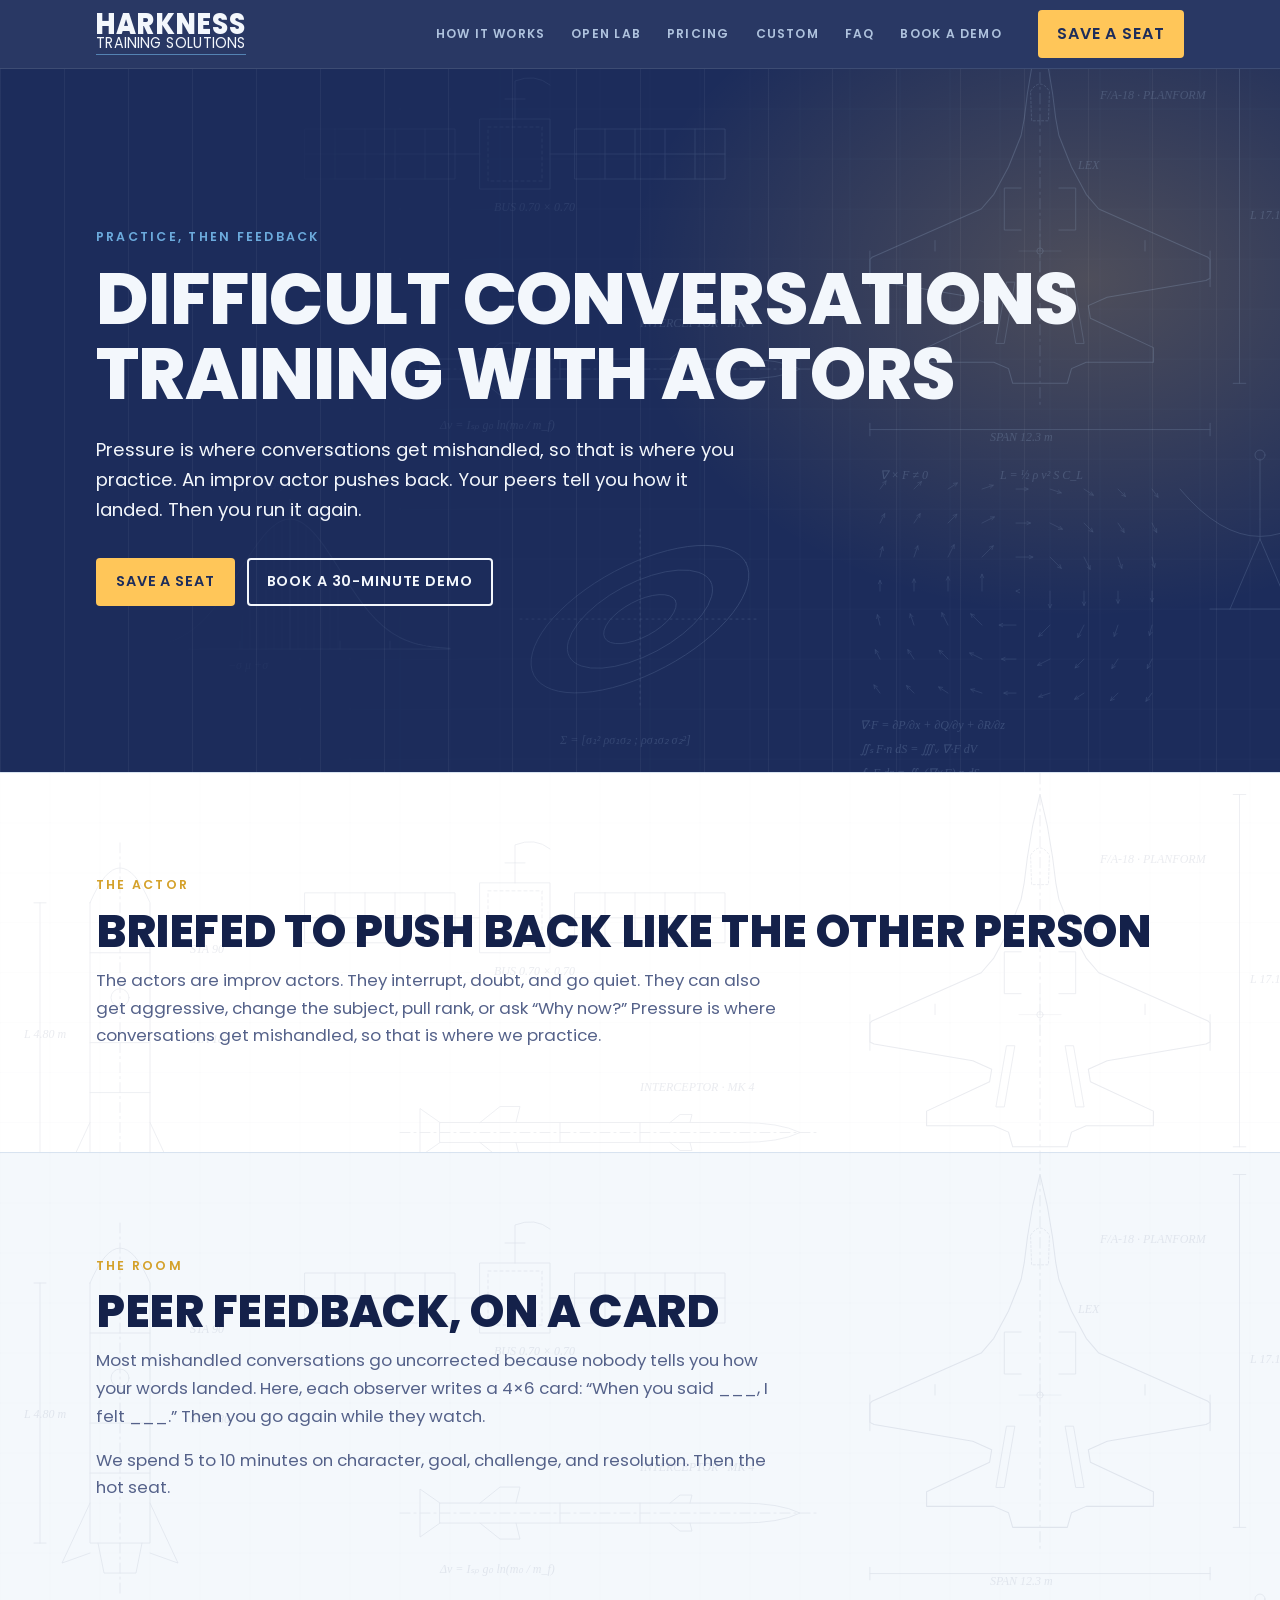
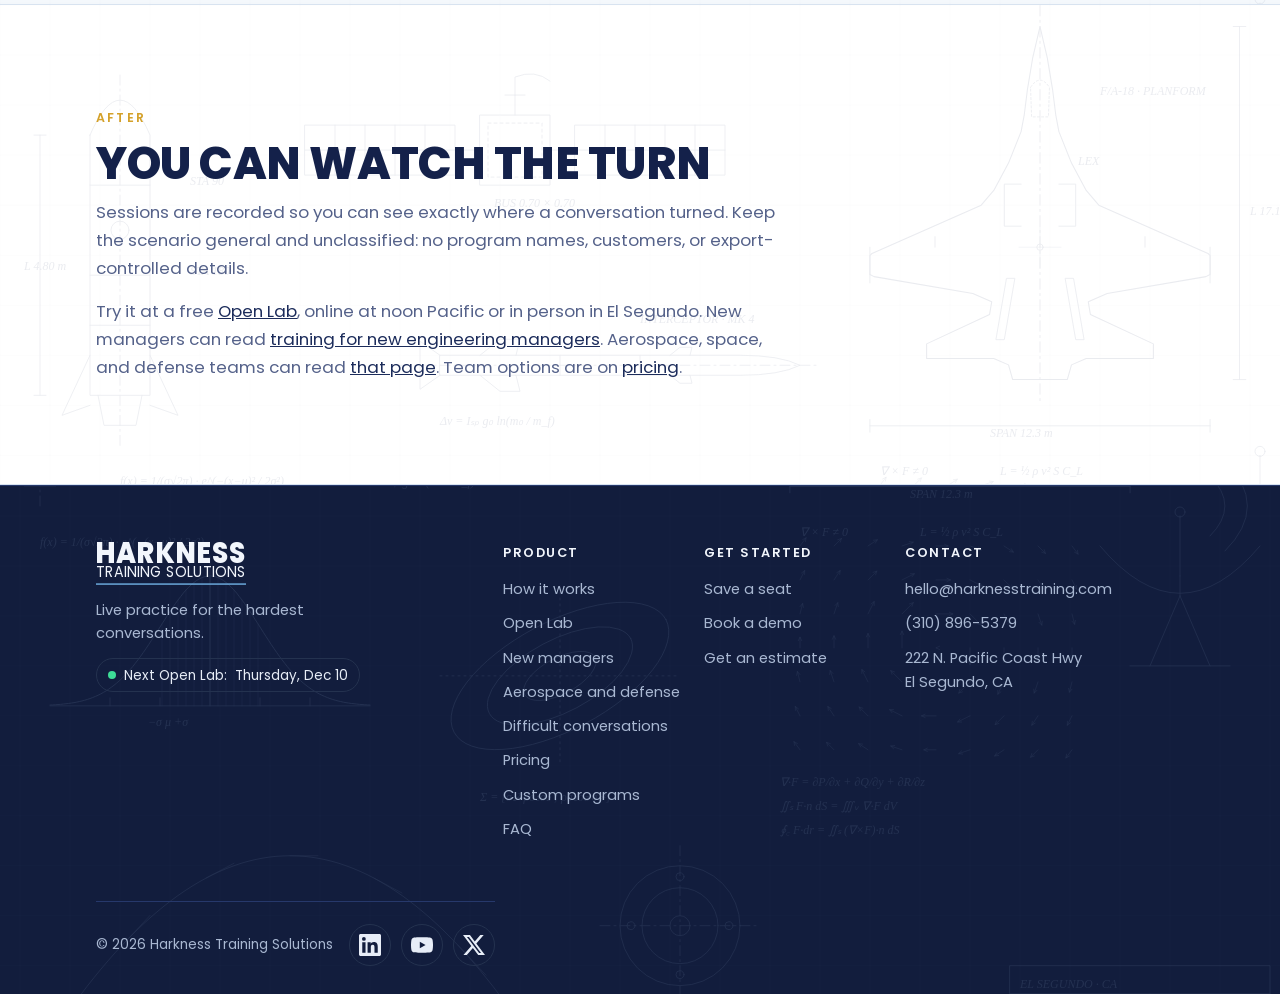
<file: difficult-conversations-training.html>
<!doctype html>
<html lang="en">
<head>
<meta charset="utf-8">
<meta name="viewport" content="width=device-width, initial-scale=1, viewport-fit=cover">
<!-- Google tag (gtag.js) -->
<script async src="https://www.googletagmanager.com/gtag/js?id=G-5YFXNQWRPW"></script>
<script>
  window.dataLayer = window.dataLayer || [];
  function gtag(){dataLayer.push(arguments);}
  gtag('js', new Date());
  gtag('config', 'G-5YFXNQWRPW');
</script>
<title>Difficult Conversations Training with Actors | Harkness</title>
<meta name="description" content="Practice a difficult conversation with an improv actor who pushes back, then hear how it landed from your peers. Free Open Lab, online or in El Segundo.">
<link rel="canonical" href="https://harknesstraining.com/difficult-conversations-training">
<meta name="theme-color" content="#1C2C5B">
<link rel="icon" href="assets/favicon.svg" type="image/svg+xml">
<link rel="apple-touch-icon" href="assets/apple-touch-icon.png">
<meta property="og:type" content="website">
<meta property="og:site_name" content="Harkness Training Solutions">
<meta property="og:url" content="https://harknesstraining.com/difficult-conversations-training">
<meta property="og:title" content="Difficult Conversations Training with Actors | Harkness">
<meta property="og:description" content="Practice a difficult conversation with an improv actor who pushes back, then hear how it landed from your peers. Free Open Lab, online or in El Segundo.">
<meta property="og:image" content="https://harknesstraining.com/assets/og.png">
<meta property="og:image:width" content="1200">
<meta property="og:image:height" content="630">
<meta property="og:image:alt" content="Harkness Training Solutions: Mishandled conversations stall careers.">
<meta name="twitter:card" content="summary_large_image">
<meta name="twitter:site" content="@harknesstrainin">
<meta name="twitter:title" content="Difficult Conversations Training with Actors | Harkness">
<meta name="twitter:description" content="Practice a difficult conversation with an improv actor who pushes back, then hear how it landed from your peers. Free Open Lab, online or in El Segundo.">
<meta name="twitter:image" content="https://harknesstraining.com/assets/og.png">
<link rel="preconnect" href="https://fonts.googleapis.com">
<link rel="preconnect" href="https://fonts.gstatic.com" crossorigin>
<link rel="stylesheet" href="https://fonts.googleapis.com/css2?family=Poppins:wght@400;500;600;700;800&display=swap">
<link rel="stylesheet" href="assets/site.css?v=53">
<script src="assets/site.js?v=60"></script>
</head>
<body>
<a class="skip" href="#main">Skip to content</a>
<header class="topbar">
  <div class="wrap bar">
    <a class="mark" href="index.html" aria-label="Harkness Training Solutions home">
      <svg viewBox="0 0 512 146" width="168" height="48" role="img" aria-label="Harkness Training Solutions"><text x="0" y="70" font-family="Poppins, sans-serif" font-weight="800" font-size="100" textLength="512" lengthAdjust="spacingAndGlyphs" fill="currentColor">HARKNESS</text><text x="0" y="120" font-family="Poppins, sans-serif" font-weight="400" font-size="51.6" textLength="512" lengthAdjust="spacingAndGlyphs" fill="currentColor">TRAINING SOLUTIONS</text><rect x="0" y="141" width="512" height="5" fill="#6CABDD"></rect></svg>
    </a>
    <nav class="tabs" aria-label="Main">
      <a class="tab" href="index.html#how">How it works</a>
      <a class="tab" href="open-lab.html">Open Lab</a>
      <a class="tab" href="index.html#programs">Pricing</a>
      <a class="tab" href="custom.html">Custom</a>
      <a class="tab" href="index.html#faq">FAQ</a>
      <a class="tab" href="demo.html">Book a demo</a>
    </nav>
    <a class="btn btn-hot seat" href="open-lab.html">Save a seat</a>
  </div>
</header>
<main id="main">
<section class="hero page-hero">
  <div class="wrap">
    <div class="hero-grid">
      <div>
        <p class="eyebrow" style="color:var(--sky)">Practice, then feedback</p>
        <h1 style="margin-top:14px">Difficult conversations training with actors</h1>
        <p class="pos">Pressure is where conversations get mishandled, so that is where you practice. An improv actor pushes back. Your peers tell you how it landed. Then you run it again.</p>
        <div class="cta-row">
          <a class="btn btn-hot" href="open-lab.html">Save a seat</a>
          <a class="btn btn-ghost" href="demo.html">Book a 30-minute demo</a>
        </div>
      </div>
    </div>
  </div>
</section>
  <section class="fw">
    <div class="wrap">
      <p class="eyebrow">The actor</p>
      <h2>Briefed to push back like the other person</h2>
      <p class="lede">The actors are improv actors. They interrupt, doubt, and go quiet. They can also get aggressive, change the subject, pull rank, or ask “Why now?” Pressure is where conversations get mishandled, so that is where we practice.</p>
    </div>
  </section>
  <section>
    <div class="wrap">
      <p class="eyebrow">The room</p>
      <h2>Peer feedback, on a card</h2>
      <p class="lede">Most mishandled conversations go uncorrected because nobody tells you how your words landed. Here, each observer writes a 4×6 card: “When you said ___, I felt ___.” Then you go again while they watch.</p>
      <p class="lede">We spend 5 to 10 minutes on character, goal, challenge, and resolution. Then the hot seat.</p>
    </div>
  </section>
  <section class="fw">
    <div class="wrap">
      <p class="eyebrow">After</p>
      <h2>You can watch the turn</h2>
      <p class="lede">Sessions are recorded so you can see exactly where a conversation turned. Keep the scenario general and unclassified: no program names, customers, or export-controlled details.</p>
      <p class="lede">Try it at a free <a href="open-lab.html">Open Lab</a>, online at noon Pacific or in person in El Segundo. New managers can read <a href="engineering-manager-training.html">training for new engineering managers</a>. Aerospace, space, and defense teams can read <a href="aerospace-defense-teams.html">that page</a>. Team options are on <a href="index.html#programs">pricing</a>.</p>
    </div>
  </section>

</main>
<footer class="site-foot">
  <div class="wrap">
    <div class="foot-top">
      <div class="foot-brand">
        <a class="mark" href="index.html" aria-label="Harkness Training Solutions home"><svg viewBox="0 0 512 146" width="168" height="48" role="img" aria-label="Harkness Training Solutions"><text x="0" y="70" font-family="Poppins, sans-serif" font-weight="800" font-size="100" textLength="512" lengthAdjust="spacingAndGlyphs" fill="currentColor">HARKNESS</text><text x="0" y="120" font-family="Poppins, sans-serif" font-weight="400" font-size="51.6" textLength="512" lengthAdjust="spacingAndGlyphs" fill="currentColor">TRAINING SOLUTIONS</text><rect x="0" y="141" width="512" height="5" fill="#6CABDD"></rect></svg></a>
        <p>Live practice for the hardest conversations.</p>
        <p class="foot-status"><span class="dot" aria-hidden="true"></span>Next Open Lab: <a href="open-lab.html" data-next-date style="color:inherit;text-decoration:none">soon</a></p>
      </div>
      <nav class="foot-cols" aria-label="Footer">
        <div><h4>Product</h4><a href="index.html#how">How it works</a><a href="open-lab.html">Open Lab</a><a href="engineering-manager-training.html">New managers</a><a href="aerospace-defense-teams.html">Aerospace and defense</a><a href="difficult-conversations-training.html">Difficult conversations</a><a href="index.html#programs">Pricing</a><a href="custom.html">Custom programs</a><a href="index.html#faq">FAQ</a></div>
        <div><h4>Get started</h4><a href="open-lab.html">Save a seat</a><a href="demo.html">Book a demo</a><a href="index.html#estimate">Get an estimate</a></div>
        <div><h4>Contact</h4><a href="mailto:hello@harknesstraining.com" data-email>hello@harknesstraining.com</a><a href="tel:+13108965379" data-phone>(310) 896-5379</a><span>222 N. Pacific Coast Hwy<br>El Segundo, CA</span></div>
      </nav>
    </div>
    <div class="foot-bottom">
      <span>© 2026 Harkness Training Solutions</span>
      <div class="socials soc-foot"><a href="https://www.linkedin.com/company/144037123" target="_blank" rel="noopener" aria-label="Harkness Training on LinkedIn" title="LinkedIn" data-social="linkedin"><svg viewBox="0 0 24 24" width="22" height="22" aria-hidden="true"><path d="M20.45 20.45h-3.56v-5.57c0-1.33-.03-3.04-1.85-3.04-1.85 0-2.14 1.45-2.14 2.94v5.67H9.35V9h3.41v1.56h.05c.48-.9 1.64-1.85 3.37-1.85 3.6 0 4.27 2.37 4.27 5.46v6.28zM5.34 7.43a2.06 2.06 0 1 1 0-4.13 2.06 2.06 0 0 1 0 4.13zM7.12 20.45H3.56V9h3.56v11.45zM22.22 0H1.77C.79 0 0 .77 0 1.73v20.54C0 23.23.79 24 1.77 24h20.45c.98 0 1.78-.77 1.78-1.73V1.73C24 .77 23.2 0 22.22 0z" fill="currentColor"/></svg></a><a href="https://www.youtube.com/@harknesstraining" target="_blank" rel="noopener" aria-label="Harkness Training on YouTube" title="YouTube" data-social="youtube"><svg viewBox="0 0 24 24" width="22" height="22" aria-hidden="true"><path d="M23.5 6.2a3 3 0 0 0-2.1-2.1C19.5 3.6 12 3.6 12 3.6s-7.5 0-9.4.5A3 3 0 0 0 .5 6.2 31 31 0 0 0 0 12a31 31 0 0 0 .5 5.8 3 3 0 0 0 2.1 2.1c1.9.5 9.4.5 9.4.5s7.5 0 9.4-.5a3 3 0 0 0 2.1-2.1A31 31 0 0 0 24 12a31 31 0 0 0-.5-5.8zM9.6 15.6V8.4l6.3 3.6-6.3 3.6z" fill="currentColor"/></svg></a><a href="https://x.com/harknesstrainin" target="_blank" rel="noopener" aria-label="Harkness Training Solutions on X" title="X" data-social="x"><svg viewBox="0 0 24 24" width="22" height="22" aria-hidden="true"><path d="M18.9 1.15h3.68l-8.04 9.19L24 22.85h-7.41l-5.8-7.58-6.64 7.58H.47l8.6-9.83L0 1.15h7.59l5.24 6.93zM17.61 20.64h2.04L6.49 3.24H4.3z" fill="currentColor"/></svg></a></div>
    </div>
  </div>
</footer>
</body>
</html>
</file>
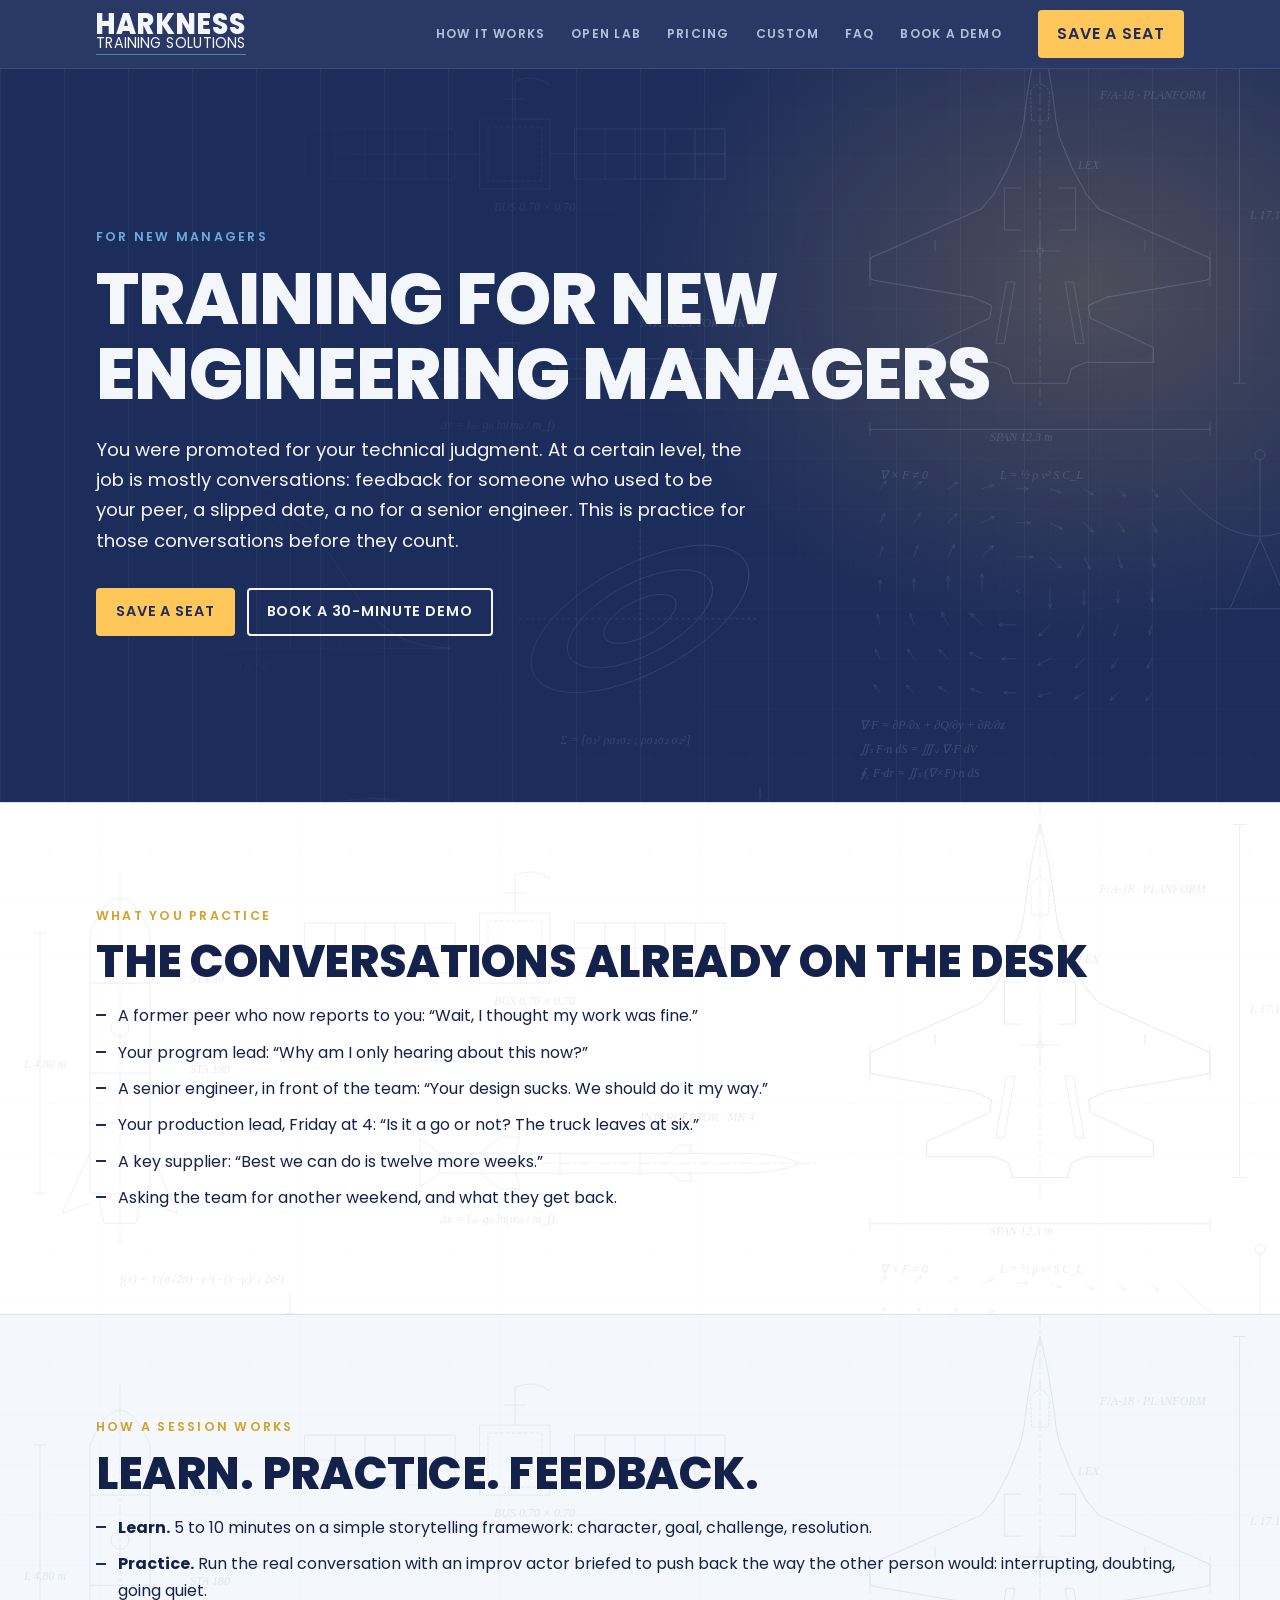
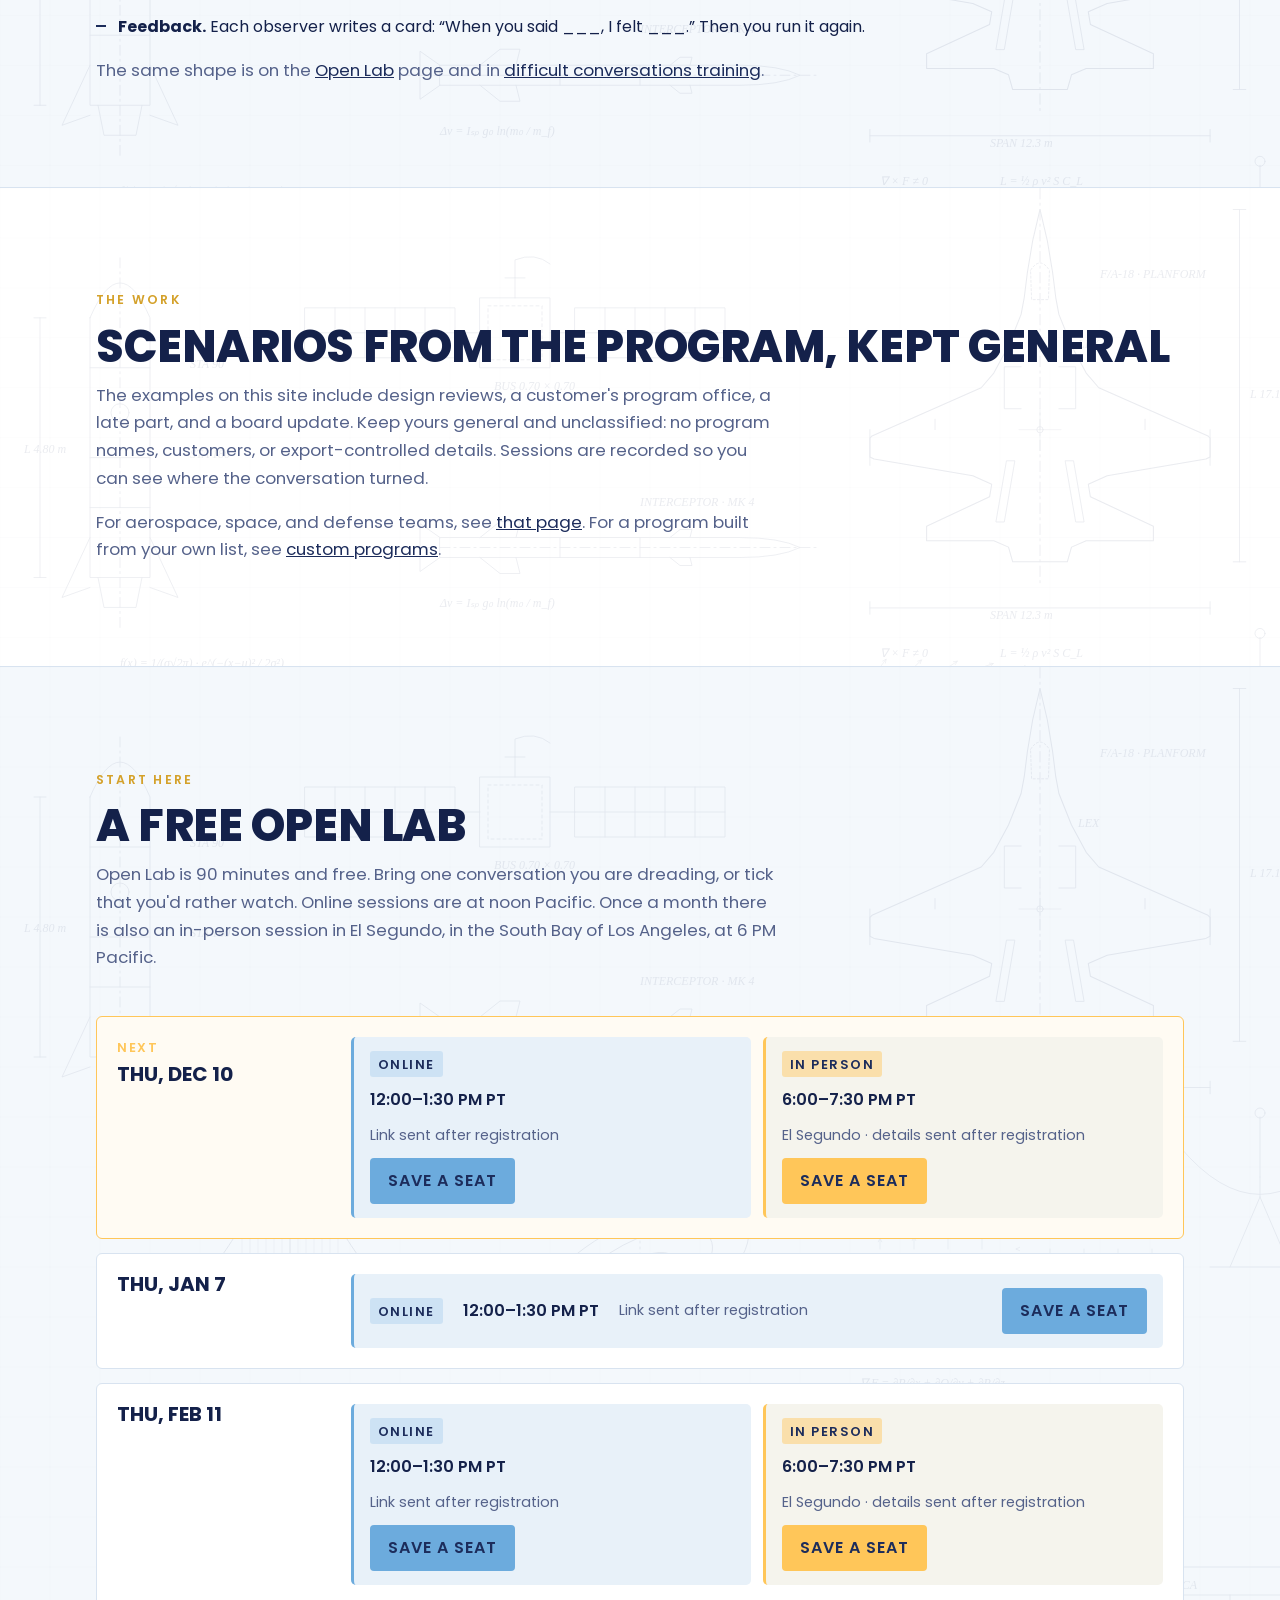
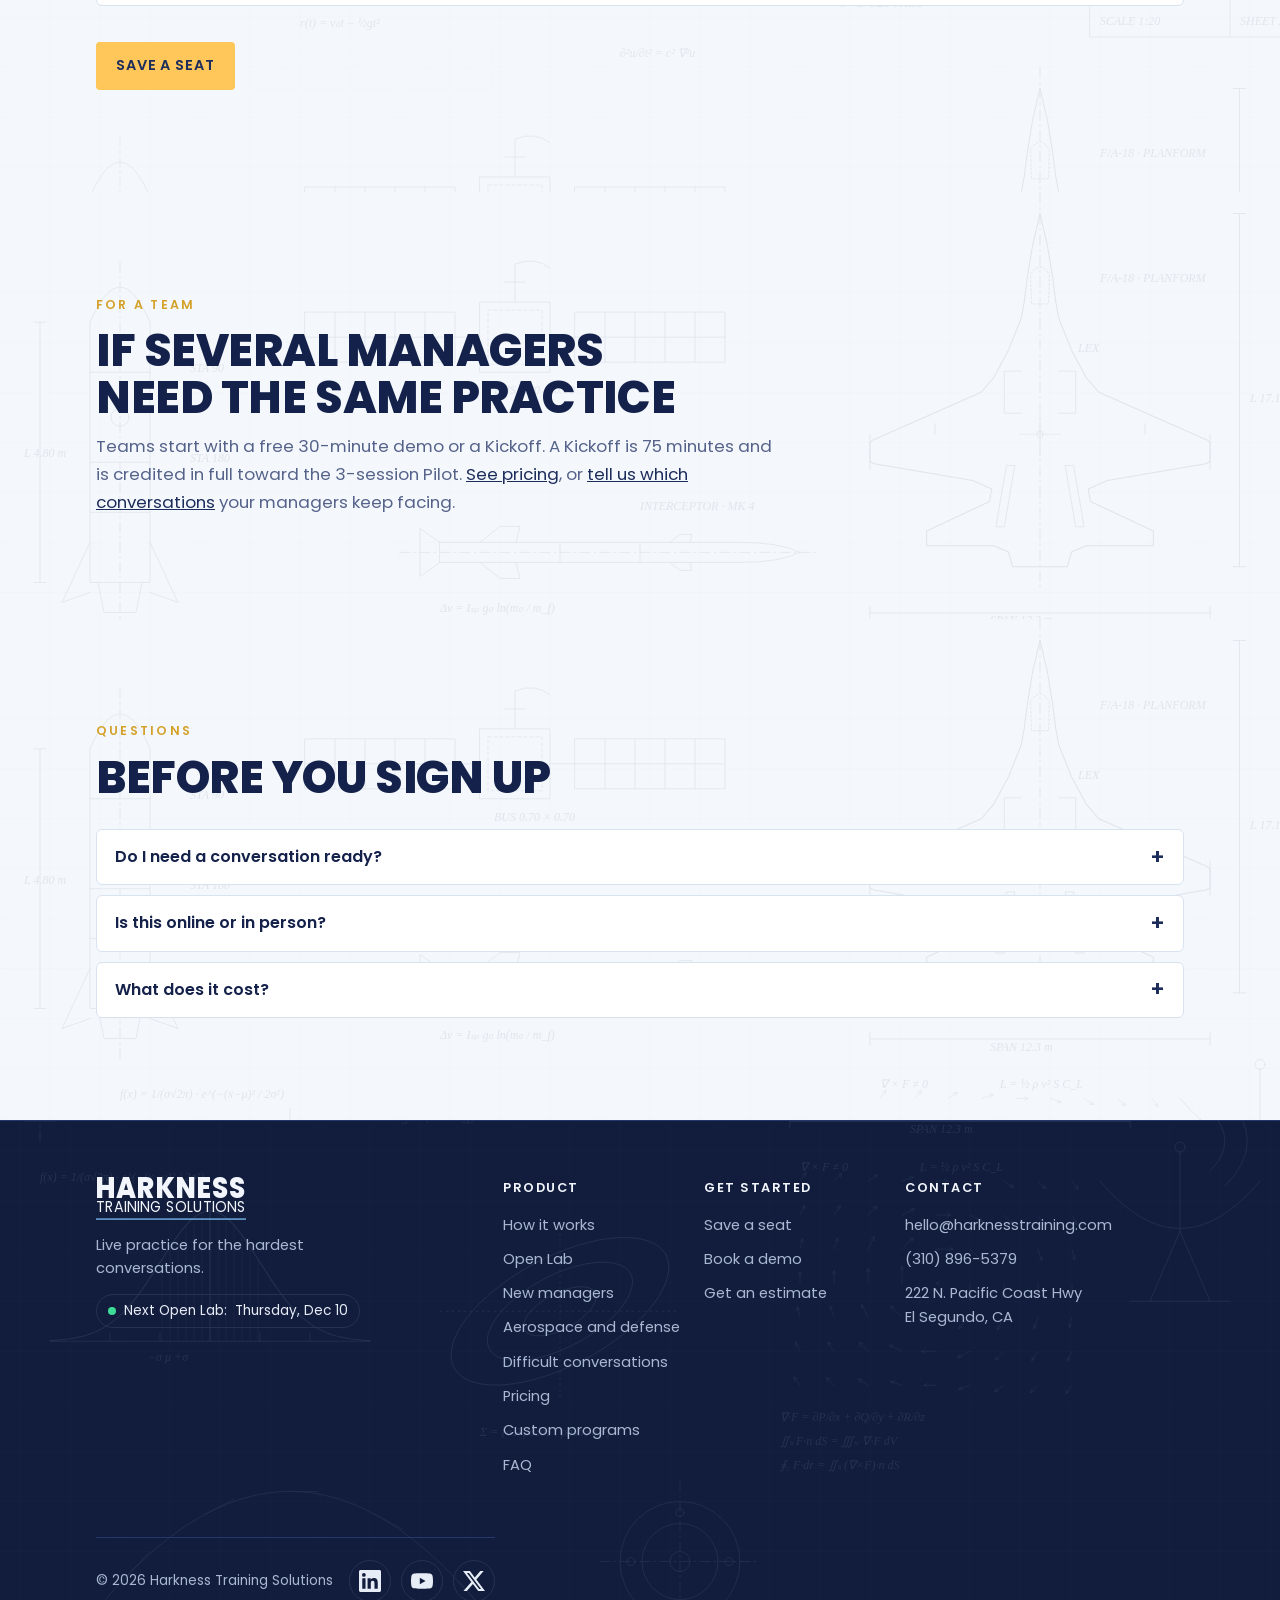
<file: engineering-manager-training.html>
<!doctype html>
<html lang="en">
<head>
<meta charset="utf-8">
<meta name="viewport" content="width=device-width, initial-scale=1, viewport-fit=cover">
<!-- Google tag (gtag.js) -->
<script async src="https://www.googletagmanager.com/gtag/js?id=G-5YFXNQWRPW"></script>
<script>
  window.dataLayer = window.dataLayer || [];
  function gtag(){dataLayer.push(arguments);}
  gtag('js', new Date());
  gtag('config', 'G-5YFXNQWRPW');
</script>
<title>Training for New Engineering Managers | El Segundo</title>
<meta name="description" content="Practice the conversations new engineering managers face, with improv actors and peer feedback. Free 90-minute Open Lab, online or in El Segundo.">
<link rel="canonical" href="https://harknesstraining.com/engineering-manager-training">
<meta name="theme-color" content="#1C2C5B">
<link rel="icon" href="assets/favicon.svg" type="image/svg+xml">
<link rel="apple-touch-icon" href="assets/apple-touch-icon.png">
<meta property="og:type" content="website">
<meta property="og:site_name" content="Harkness Training Solutions">
<meta property="og:url" content="https://harknesstraining.com/engineering-manager-training">
<meta property="og:title" content="Training for New Engineering Managers | El Segundo">
<meta property="og:description" content="Practice the conversations new engineering managers face, with improv actors and peer feedback. Free 90-minute Open Lab, online or in El Segundo.">
<meta property="og:image" content="https://harknesstraining.com/assets/og.png">
<meta property="og:image:width" content="1200">
<meta property="og:image:height" content="630">
<meta property="og:image:alt" content="Harkness Training Solutions: Mishandled conversations stall careers.">
<meta name="twitter:card" content="summary_large_image">
<meta name="twitter:site" content="@harknesstrainin">
<meta name="twitter:title" content="Training for New Engineering Managers | El Segundo">
<meta name="twitter:description" content="Practice the conversations new engineering managers face, with improv actors and peer feedback. Free 90-minute Open Lab, online or in El Segundo.">
<meta name="twitter:image" content="https://harknesstraining.com/assets/og.png">
<link rel="preconnect" href="https://fonts.googleapis.com">
<link rel="preconnect" href="https://fonts.gstatic.com" crossorigin>
<link rel="stylesheet" href="https://fonts.googleapis.com/css2?family=Poppins:wght@400;500;600;700;800&display=swap">
<link rel="stylesheet" href="assets/site.css?v=53">
<script src="assets/site.js?v=60"></script>
</head>
<body>
<a class="skip" href="#main">Skip to content</a>
<header class="topbar">
  <div class="wrap bar">
    <a class="mark" href="index.html" aria-label="Harkness Training Solutions home">
      <svg viewBox="0 0 512 146" width="168" height="48" role="img" aria-label="Harkness Training Solutions"><text x="0" y="70" font-family="Poppins, sans-serif" font-weight="800" font-size="100" textLength="512" lengthAdjust="spacingAndGlyphs" fill="currentColor">HARKNESS</text><text x="0" y="120" font-family="Poppins, sans-serif" font-weight="400" font-size="51.6" textLength="512" lengthAdjust="spacingAndGlyphs" fill="currentColor">TRAINING SOLUTIONS</text><rect x="0" y="141" width="512" height="5" fill="#6CABDD"></rect></svg>
    </a>
    <nav class="tabs" aria-label="Main">
      <a class="tab" href="index.html#how">How it works</a>
      <a class="tab" href="open-lab.html">Open Lab</a>
      <a class="tab" href="index.html#programs">Pricing</a>
      <a class="tab" href="custom.html">Custom</a>
      <a class="tab" href="index.html#faq">FAQ</a>
      <a class="tab" href="demo.html">Book a demo</a>
    </nav>
    <a class="btn btn-hot seat" href="open-lab.html">Save a seat</a>
  </div>
</header>
<main id="main">
<section class="hero page-hero">
  <div class="wrap">
    <div class="hero-grid">
      <div>
        <p class="eyebrow" style="color:var(--sky)">For new managers</p>
        <h1 style="margin-top:14px">Training for new engineering managers</h1>
        <p class="pos">You were promoted for your technical judgment. At a certain level, the job is mostly conversations: feedback for someone who used to be your peer, a slipped date, a no for a senior engineer. This is practice for those conversations before they count.</p>
        <div class="cta-row">
          <a class="btn btn-hot" href="open-lab.html">Save a seat</a>
          <a class="btn btn-ghost" href="demo.html">Book a 30-minute demo</a>
        </div>
      </div>
    </div>
  </div>
</section>
  <section class="fw">
    <div class="wrap">
      <p class="eyebrow">What you practice</p>
      <h2>The conversations already on the desk</h2>
      <ul class="list">
        <li>A former peer who now reports to you: “Wait, I thought my work was fine.”</li>
        <li>Your program lead: “Why am I only hearing about this now?”</li>
        <li>A senior engineer, in front of the team: “Your design sucks. We should do it my way.”</li>
        <li>Your production lead, Friday at 4: “Is it a go or not? The truck leaves at six.”</li>
        <li>A key supplier: “Best we can do is twelve more weeks.”</li>
        <li>Asking the team for another weekend, and what they get back.</li>
      </ul>
    </div>
  </section>
  <section>
    <div class="wrap">
      <p class="eyebrow">How a session works</p>
      <h2>Learn. Practice. Feedback.</h2>
      <ul class="list">
        <li><b>Learn.</b> 5 to 10 minutes on a simple storytelling framework: character, goal, challenge, resolution.</li>
        <li><b>Practice.</b> Run the real conversation with an improv actor briefed to push back the way the other person would: interrupting, doubting, going quiet.</li>
        <li><b>Feedback.</b> Each observer writes a card: “When you said ___, I felt ___.” Then you run it again.</li>
      </ul>
      <p class="lede">The same shape is on the <a href="open-lab.html">Open Lab</a> page and in <a href="difficult-conversations-training.html">difficult conversations training</a>.</p>
    </div>
  </section>
  <section class="fw">
    <div class="wrap">
      <p class="eyebrow">The work</p>
      <h2>Scenarios from the program, kept general</h2>
      <p class="lede">The examples on this site include design reviews, a customer's program office, a late part, and a board update. Keep yours general and unclassified: no program names, customers, or export-controlled details. Sessions are recorded so you can see where the conversation turned.</p>
      <p class="lede">For aerospace, space, and defense teams, see <a href="aerospace-defense-teams.html">that page</a>. For a program built from your own list, see <a href="custom.html">custom programs</a>.</p>
    </div>
  </section>
  <section class="light" id="open-lab">
    <div class="wrap">
      <p class="eyebrow">Start here</p>
      <h2>A free Open Lab</h2>
      <p class="lede">Open Lab is 90 minutes and free. Bring one conversation you are dreading, or tick that you'd rather watch. Online sessions are at noon Pacific. Once a month there is also an in-person session in El Segundo, in the South Bay of Los Angeles, at 6 PM Pacific.</p>
      <ol class="dates" data-schedule data-count="3"></ol>
      <div class="cta-row">
        <a class="btn btn-hot" href="open-lab.html">Save a seat</a>
        <a class="btn btn-ghost" href="demo.html">Book a 30-minute demo</a>
      </div>
    </div>
  </section>
  <section>
    <div class="wrap">
      <p class="eyebrow">For a team</p>
      <h2>If several managers need the same practice</h2>
      <p class="lede">Teams start with a free 30-minute demo or a Kickoff. A Kickoff is 75 minutes and is credited in full toward the 3-session Pilot. <a href="index.html#programs">See pricing</a>, or <a href="custom.html">tell us which conversations</a> your managers keep facing.</p>
    </div>
  </section>
  <section class="faq-sec">
    <div class="wrap">
      <p class="eyebrow">Questions</p>
      <h2>Before you sign up</h2>
      <div class="faq">
        <details><summary>Do I need a conversation ready?</summary><p>It helps. Bring the one you keep putting off. Keep it general, with no names, programs, or customers. If you'd rather watch, tick that when you save a seat.</p></details>
        <details><summary>Is this online or in person?</summary><p>Both. Every Open Lab has an online session at noon Pacific. Once a month there is an in-person session in El Segundo at 6 PM Pacific.</p></details>
        <details><summary>What does it cost?</summary><p>Open Lab is free. Team prices for a Kickoff, Pilot, or the full program are on the <a href="index.html#programs">pricing section</a>.</p></details>
      </div>
    </div>
  </section>

</main>
<footer class="site-foot">
  <div class="wrap">
    <div class="foot-top">
      <div class="foot-brand">
        <a class="mark" href="index.html" aria-label="Harkness Training Solutions home"><svg viewBox="0 0 512 146" width="168" height="48" role="img" aria-label="Harkness Training Solutions"><text x="0" y="70" font-family="Poppins, sans-serif" font-weight="800" font-size="100" textLength="512" lengthAdjust="spacingAndGlyphs" fill="currentColor">HARKNESS</text><text x="0" y="120" font-family="Poppins, sans-serif" font-weight="400" font-size="51.6" textLength="512" lengthAdjust="spacingAndGlyphs" fill="currentColor">TRAINING SOLUTIONS</text><rect x="0" y="141" width="512" height="5" fill="#6CABDD"></rect></svg></a>
        <p>Live practice for the hardest conversations.</p>
        <p class="foot-status"><span class="dot" aria-hidden="true"></span>Next Open Lab: <a href="open-lab.html" data-next-date style="color:inherit;text-decoration:none">soon</a></p>
      </div>
      <nav class="foot-cols" aria-label="Footer">
        <div><h4>Product</h4><a href="index.html#how">How it works</a><a href="open-lab.html">Open Lab</a><a href="engineering-manager-training.html">New managers</a><a href="aerospace-defense-teams.html">Aerospace and defense</a><a href="difficult-conversations-training.html">Difficult conversations</a><a href="index.html#programs">Pricing</a><a href="custom.html">Custom programs</a><a href="index.html#faq">FAQ</a></div>
        <div><h4>Get started</h4><a href="open-lab.html">Save a seat</a><a href="demo.html">Book a demo</a><a href="index.html#estimate">Get an estimate</a></div>
        <div><h4>Contact</h4><a href="mailto:hello@harknesstraining.com" data-email>hello@harknesstraining.com</a><a href="tel:+13108965379" data-phone>(310) 896-5379</a><span>222 N. Pacific Coast Hwy<br>El Segundo, CA</span></div>
      </nav>
    </div>
    <div class="foot-bottom">
      <span>© 2026 Harkness Training Solutions</span>
      <div class="socials soc-foot"><a href="https://www.linkedin.com/company/144037123" target="_blank" rel="noopener" aria-label="Harkness Training on LinkedIn" title="LinkedIn" data-social="linkedin"><svg viewBox="0 0 24 24" width="22" height="22" aria-hidden="true"><path d="M20.45 20.45h-3.56v-5.57c0-1.33-.03-3.04-1.85-3.04-1.85 0-2.14 1.45-2.14 2.94v5.67H9.35V9h3.41v1.56h.05c.48-.9 1.64-1.85 3.37-1.85 3.6 0 4.27 2.37 4.27 5.46v6.28zM5.34 7.43a2.06 2.06 0 1 1 0-4.13 2.06 2.06 0 0 1 0 4.13zM7.12 20.45H3.56V9h3.56v11.45zM22.22 0H1.77C.79 0 0 .77 0 1.73v20.54C0 23.23.79 24 1.77 24h20.45c.98 0 1.78-.77 1.78-1.73V1.73C24 .77 23.2 0 22.22 0z" fill="currentColor"/></svg></a><a href="https://www.youtube.com/@harknesstraining" target="_blank" rel="noopener" aria-label="Harkness Training on YouTube" title="YouTube" data-social="youtube"><svg viewBox="0 0 24 24" width="22" height="22" aria-hidden="true"><path d="M23.5 6.2a3 3 0 0 0-2.1-2.1C19.5 3.6 12 3.6 12 3.6s-7.5 0-9.4.5A3 3 0 0 0 .5 6.2 31 31 0 0 0 0 12a31 31 0 0 0 .5 5.8 3 3 0 0 0 2.1 2.1c1.9.5 9.4.5 9.4.5s7.5 0 9.4-.5a3 3 0 0 0 2.1-2.1A31 31 0 0 0 24 12a31 31 0 0 0-.5-5.8zM9.6 15.6V8.4l6.3 3.6-6.3 3.6z" fill="currentColor"/></svg></a><a href="https://x.com/harknesstrainin" target="_blank" rel="noopener" aria-label="Harkness Training Solutions on X" title="X" data-social="x"><svg viewBox="0 0 24 24" width="22" height="22" aria-hidden="true"><path d="M18.9 1.15h3.68l-8.04 9.19L24 22.85h-7.41l-5.8-7.58-6.64 7.58H.47l8.6-9.83L0 1.15h7.59l5.24 6.93zM17.61 20.64h2.04L6.49 3.24H4.3z" fill="currentColor"/></svg></a></div>
    </div>
  </div>
</footer>
</body>
</html>
</file>
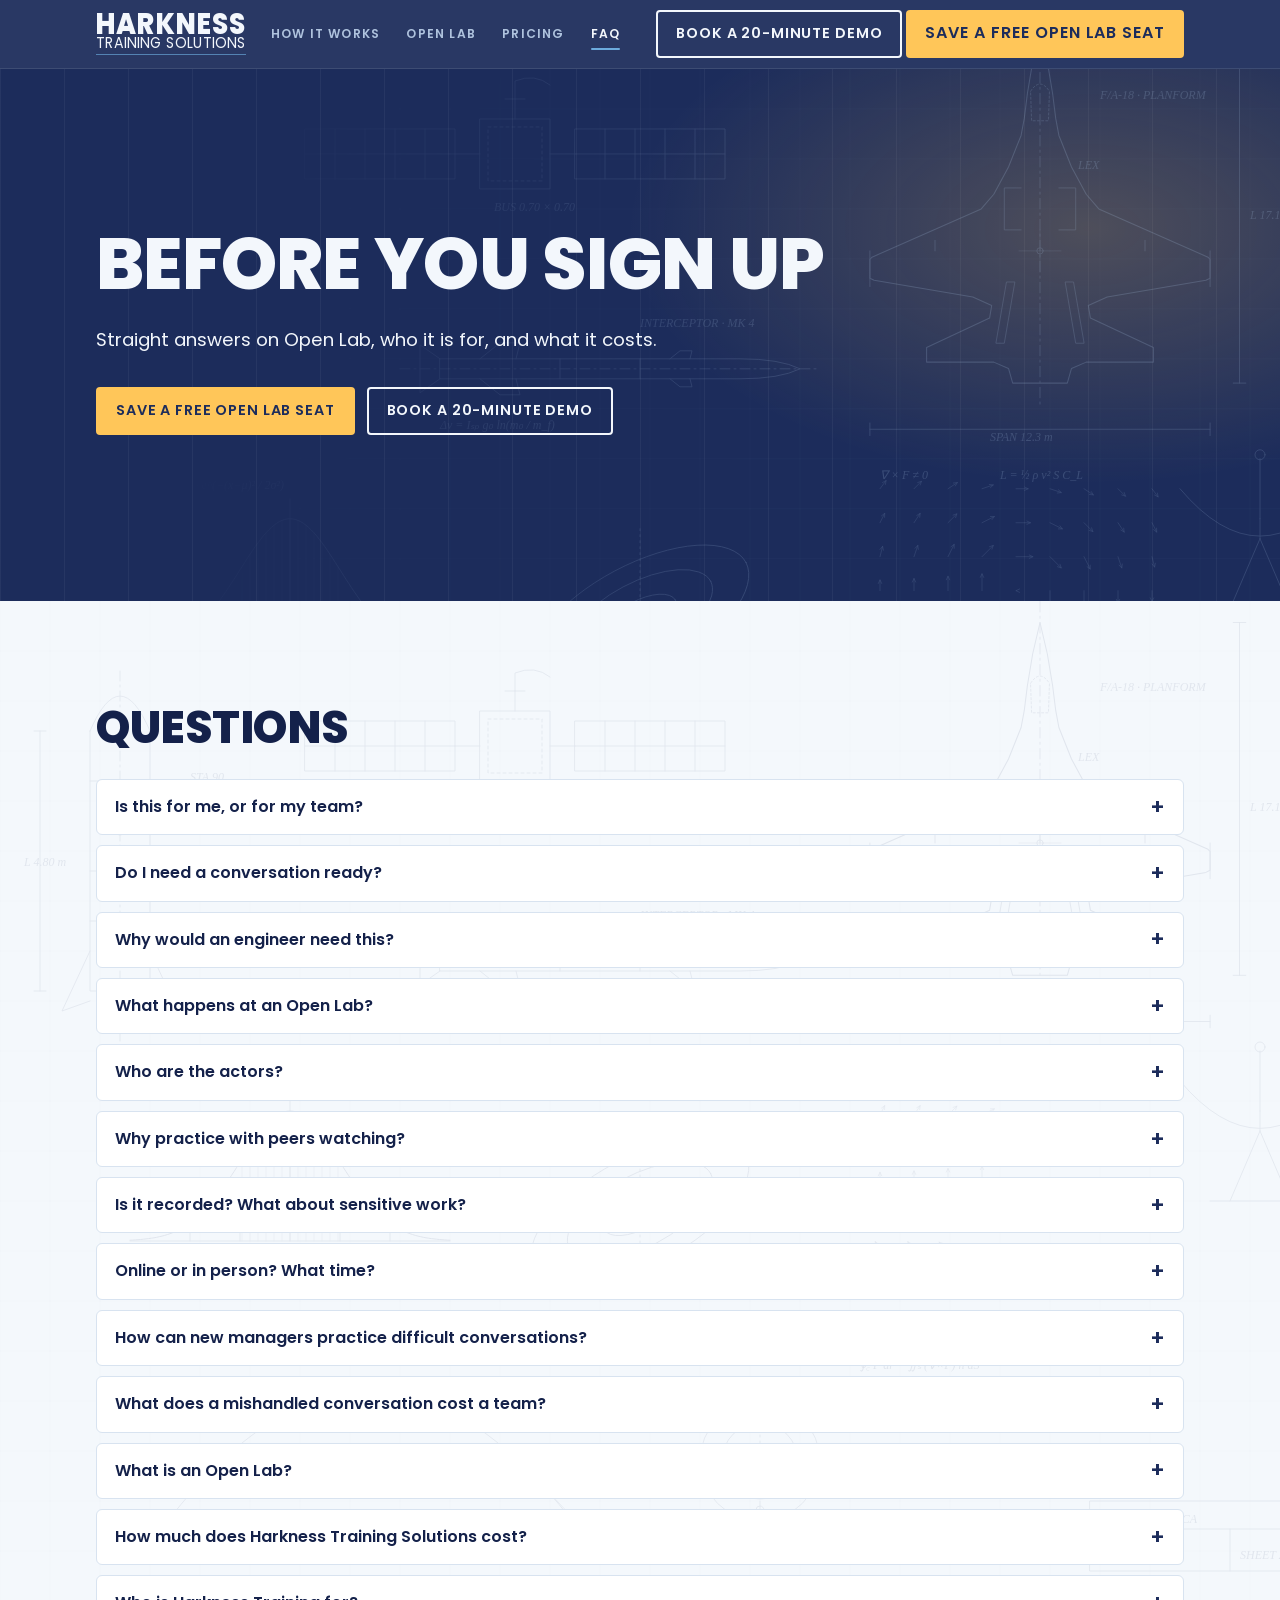
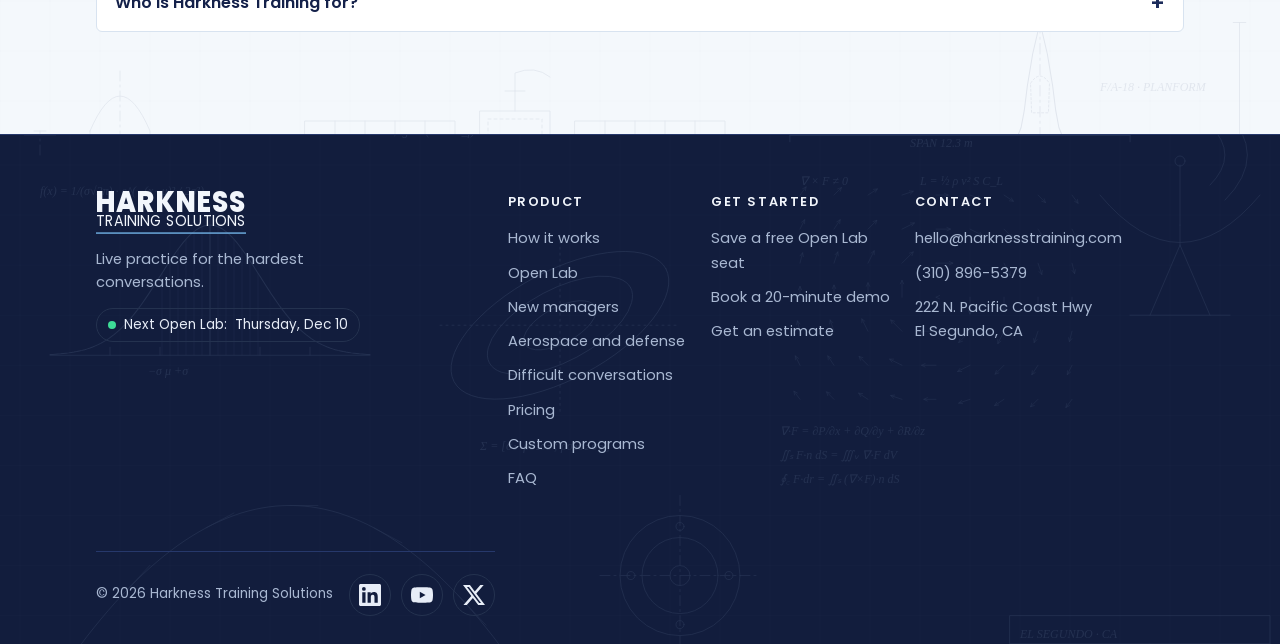
<file: faq.html>
<!doctype html>
<html lang="en">
<head>
<meta charset="utf-8">
<meta name="viewport" content="width=device-width, initial-scale=1, viewport-fit=cover">
<script async src="https://www.googletagmanager.com/gtag/js?id=G-5YFXNQWRPW"></script>
<script>
  window.dataLayer = window.dataLayer || [];
  function gtag(){dataLayer.push(arguments);}
  gtag('js', new Date());
  gtag('config', 'G-5YFXNQWRPW');
</script>
<title>Questions before you sign up | Harkness Training</title>
<meta name="description" content="Answers on Open Lab, pricing, recordings, and who Harkness Training is for. Open Lab is free. Kickoff is $150 and credited toward the Pilot.">
<link rel="canonical" href="https://harknesstraining.com/faq">
<meta name="theme-color" content="#1C2C5B">
<link rel="icon" href="assets/favicon.svg" type="image/svg+xml">
<link rel="apple-touch-icon" href="assets/apple-touch-icon.png">
<meta property="og:type" content="website">
<meta property="og:site_name" content="Harkness Training Solutions">
<meta property="og:url" content="https://harknesstraining.com/faq">
<meta property="og:title" content="Questions before you sign up | Harkness Training">
<meta property="og:description" content="Answers on Open Lab, pricing, recordings, and who Harkness Training is for.">
<meta property="og:image" content="https://harknesstraining.com/assets/og.png">
<meta property="og:image:width" content="1200">
<meta property="og:image:height" content="630">
<meta property="og:image:alt" content="Harkness Training Solutions: Mishandled conversations stall careers.">
<meta name="twitter:card" content="summary_large_image">
<meta name="twitter:site" content="@harknesstrainin">
<meta name="twitter:title" content="Questions before you sign up | Harkness Training">
<meta name="twitter:description" content="Answers on Open Lab, pricing, recordings, and who Harkness Training is for.">
<meta name="twitter:image" content="https://harknesstraining.com/assets/og.png">
<link rel="preconnect" href="https://fonts.googleapis.com">
<link rel="preconnect" href="https://fonts.gstatic.com" crossorigin>
<link rel="stylesheet" href="https://fonts.googleapis.com/css2?family=Poppins:wght@400;500;600;700;800&display=swap">
<link rel="stylesheet" href="assets/site.css?v=59">
<script src="assets/site.js?v=54"></script>
<script type="application/ld+json">
{
  "@context": "https://schema.org",
  "@type": "FAQPage",
  "@id": "https://harknesstraining.com/faq#faq",
  "url": "https://harknesstraining.com/faq",
  "isPartOf": {
    "@id": "https://harknesstraining.com/#organization"
  },
  "mainEntity": [
    {
      "@type": "Question",
      "name": "Is this for me, or for my team?",
      "acceptedAnswer": {
        "@type": "Answer",
        "text": "Both. A mishandled conversation costs the person who has it and the team around them. Individual leaders start at a free Open Lab and can join the monthly Practice Lab. Teams start with a free 20-minute demo or a Kickoff, then a Pilot or the Full Program."
      }
    },
    {
      "@type": "Question",
      "name": "Do I need a conversation ready?",
      "acceptedAnswer": {
        "@type": "Answer",
        "text": "It helps. Bring the one you keep putting off: that's usually the one most likely to go wrong. Keep it general, with no names, programs or customers. If you'd rather watch, tick “I'd rather watch this time” when you save a seat."
      }
    },
    {
      "@type": "Question",
      "name": "Why would an engineer need this?",
      "acceptedAnswer": {
        "@type": "Answer",
        "text": "At a certain level, the job is mostly conversations. A mishandled one can sink a good design, hide a risk until it's late, or cost you a good engineer. You were promoted for your technical judgment. Nobody trained you for the conversation where you have to defend it."
      }
    },
    {
      "@type": "Question",
      "name": "What happens at an Open Lab?",
      "acceptedAnswer": {
        "@type": "Answer",
        "text": "We start with why conversations get mishandled, then spend 5 to 10 minutes on a simple storytelling framework. Then the hot seat: one person runs a conversation they're dreading with an improv actor, the room gives feedback (“When you said ___, I felt ___”), and they run it again with the feedback."
      }
    },
    {
      "@type": "Question",
      "name": "Who are the actors?",
      "acceptedAnswer": {
        "@type": "Answer",
        "text": "Improv actors, briefed to push back the way the other person would: interrupting, doubting, going quiet. Pressure is where conversations get mishandled, so that's where we practice."
      }
    },
    {
      "@type": "Question",
      "name": "Why practice with peers watching?",
      "acceptedAnswer": {
        "@type": "Answer",
        "text": "Most mishandled conversations go uncorrected because nobody tells you how your words landed. Here, everyone does. Each observer writes a 4×6 card: “When you said ___, I felt ___.” Then you go again."
      }
    },
    {
      "@type": "Question",
      "name": "Is it recorded? What about sensitive work?",
      "acceptedAnswer": {
        "@type": "Answer",
        "text": "Sessions are recorded so you can see exactly where a conversation turned. Keep scenarios general and unclassified: no program names, customers or export-controlled details."
      }
    },
    {
      "@type": "Question",
      "name": "Online or in person? What time?",
      "acceptedAnswer": {
        "@type": "Answer",
        "text": "Both, because hard conversations happen on video and across the table. Every Open Lab has an online session at noon Pacific. Once a month there's also an in-person session in El Segundo at 6 PM Pacific. Team sessions run online, at your site, or in El Segundo."
      }
    },
    {
      "@type": "Question",
      "name": "How can new managers practice difficult conversations?",
      "acceptedAnswer": {
        "@type": "Answer",
        "text": "Bring the conversation you keep putting off to a free Open Lab, or practice it with your team in a Kickoff, Pilot, or the Full Program. A session is the same shape either way. You spend 5 to 10 minutes on a simple storytelling framework, then one person runs the conversation with an improv actor who pushes back. Peers say how it landed (“When you said ___, I felt ___”), and you run it again. If you'd rather watch, you can."
      }
    },
    {
      "@type": "Question",
      "name": "What does a mishandled conversation cost a team?",
      "acceptedAnswer": {
        "@type": "Answer",
        "text": "Trust, talent, and time. It costs the person who has it and the team around them. A mishandled conversation can stall a decision, hide a risk until it's late, or cost the team a good engineer."
      }
    },
    {
      "@type": "Question",
      "name": "What is an Open Lab?",
      "acceptedAnswer": {
        "@type": "Answer",
        "text": "Open Lab is free and runs 90 minutes. It starts with why conversations get mishandled, then 5 to 10 minutes on a storytelling framework: character, goal, challenge, resolution. One person practices a conversation they are dreading with an improv actor, the room gives feedback, and they run it again. Upcoming online sessions are 12:00–1:30 PM Pacific on Thursday, November 19, 2026; Thursday, December 10, 2026; and Thursday, January 7, 2027. December 10 also has an in-person session in El Segundo at 6:00–7:30 PM Pacific."
      }
    },
    {
      "@type": "Question",
      "name": "How much does Harkness Training Solutions cost?",
      "acceptedAnswer": {
        "@type": "Answer",
        "text": "Open Lab is free. A demo for teams is free and runs 20 minutes. Founding rates lock in for teams that start by Dec 31, 2026. Per person: Kickoff $150 (one 75-minute session, credited in full toward the Pilot), Pilot $650 (three sessions), Full Program $2,500 (five sessions, with a before-and-after results report), Practice Lab $395 a month (two sessions a month). Teams of 15 to 20 people get 10% off the Kickoff, Pilot, and Full Program. Over 20 people, ask for a cohort quote. Custom programs are quoted."
      }
    },
    {
      "@type": "Question",
      "name": "Who is Harkness Training for?",
      "acceptedAnswer": {
        "@type": "Answer",
        "text": "Leaders who have hard conversations to handle, especially new managers. Many of them work at hard-tech companies in the South Bay: space, defense, and aerospace. An individual can start at a free Open Lab. A team can start with a free 20-minute demo or a Kickoff."
      }
    }
  ]
}
</script>
</head>
<body>
<a class="skip" href="#main">Skip to content</a>
<header class="topbar">
  <div class="wrap bar">
    <a class="mark" href="index.html" aria-label="Harkness Training Solutions home"><svg viewBox="0 0 512 146" width="168" height="48" role="img" aria-label="Harkness Training Solutions"><text x="0" y="70" font-family="Poppins, sans-serif" font-weight="800" font-size="100" textLength="512" lengthAdjust="spacingAndGlyphs" fill="currentColor">HARKNESS</text><text x="0" y="120" font-family="Poppins, sans-serif" font-weight="400" font-size="51.6" textLength="512" lengthAdjust="spacingAndGlyphs" fill="currentColor">TRAINING SOLUTIONS</text><rect x="0" y="141" width="512" height="5" fill="#6CABDD"></rect></svg></a>
    <nav class="tabs" aria-label="Main">
      <a class="tab" href="index.html#how">How it works</a>
      <a class="tab" href="open-lab.html">Open Lab</a>
      <a class="tab" href="index.html#programs">Pricing</a>
      <a class="tab" href="faq.html" aria-current="page">FAQ</a>
    </nav>
    <div class="bar-ctas">
      <a class="btn btn-ghost" href="demo.html">Book a 20-minute demo</a>
      <a class="btn btn-hot seat" href="open-lab.html">Save a free Open Lab seat</a>
    </div>
  </div>
</header>
<main id="main">
<section class="hero page-hero">
  <div class="wrap">
    <div class="hero-grid">
      <div>
        <h1>Before you sign up</h1>
        <p class="pos">Straight answers on Open Lab, who it is for, and what it costs.</p>
        <div class="cta-row">
          <a class="btn btn-hot" href="open-lab.html">Save a free Open Lab seat</a>
          <a class="btn btn-ghost" href="demo.html">Book a 20-minute demo</a>
        </div>
      </div>
    </div>
  </div>
</section>
<section class="faq-sec" id="faq">
  <div class="wrap">
    <h2>Questions</h2>
    <div class="faq">
        <details><summary>Is this for me, or for my team?</summary><p>Both. A mishandled conversation costs the person who has it and the team around them. Individual leaders start at a free Open Lab and can join the monthly Practice Lab. Teams start with a free 20-minute demo or a Kickoff, then a Pilot or the Full Program.</p></details>
        <details><summary>Do I need a conversation ready?</summary><p>It helps. Bring the one you keep putting off: that's usually the one most likely to go wrong. Keep it general, with no names, programs or customers. If you'd rather watch, tick “I'd rather watch this time” when you save a seat.</p></details>
        <details><summary>Why would an engineer need this?</summary><p>At a certain level, the job is mostly conversations. A mishandled one can sink a good design, hide a risk until it's late, or cost you a good engineer. You were promoted for your technical judgment. Nobody trained you for the conversation where you have to defend it.</p></details>
        <details><summary>What happens at an Open Lab?</summary><p>We start with why conversations get mishandled, then spend 5 to 10 minutes on a simple storytelling framework. Then the hot seat: one person runs a conversation they're dreading with an improv actor, the room gives feedback (“When you said ___, I felt ___”), and they run it again with the feedback.</p></details>
        <details><summary>Who are the actors?</summary><p>Improv actors, briefed to push back the way the other person would: interrupting, doubting, going quiet. Pressure is where conversations get mishandled, so that's where we practice.</p></details>
        <details><summary>Why practice with peers watching?</summary><p>Most mishandled conversations go uncorrected because nobody tells you how your words landed. Here, everyone does. Each observer writes a 4×6 card: “When you said ___, I felt ___.” Then you go again.</p></details>
        <details><summary>Is it recorded? What about sensitive work?</summary><p>Sessions are recorded so you can see exactly where a conversation turned. Keep scenarios general and unclassified: no program names, customers or export-controlled details.</p></details>
        <details><summary>Online or in person? What time?</summary><p>Both, because hard conversations happen on video and across the table. Every Open Lab has an online session at noon Pacific. Once a month there's also an in-person session in El Segundo at 6 PM Pacific. Team sessions run online, at your site, or in El Segundo.</p></details>
        <details><summary>How can new managers practice difficult conversations?</summary><p>Bring the conversation you keep putting off to a free Open Lab, or practice it with your team in a Kickoff, Pilot, or the Full Program. A session is the same shape either way. You spend 5 to 10 minutes on a simple storytelling framework, then one person runs the conversation with an improv actor who pushes back. Peers say how it landed (“When you said ___, I felt ___”), and you run it again. If you'd rather watch, you can.</p></details>
        <details><summary>What does a mishandled conversation cost a team?</summary><p>Trust, talent, and time. It costs the person who has it and the team around them. A mishandled conversation can stall a decision, hide a risk until it's late, or cost the team a good engineer.</p></details>
        <details><summary>What is an Open Lab?</summary><p>Open Lab is free and runs 90 minutes. It starts with why conversations get mishandled, then 5 to 10 minutes on a storytelling framework: character, goal, challenge, resolution. One person practices a conversation they are dreading with an improv actor, the room gives feedback, and they run it again. Upcoming online sessions are 12:00–1:30 PM Pacific on Thursday, November 19, 2026; Thursday, December 10, 2026; and Thursday, January 7, 2027. December 10 also has an in-person session in El Segundo at 6:00–7:30 PM Pacific.</p></details>
        <details><summary>How much does Harkness Training Solutions cost?</summary><p>Open Lab is free. A demo for teams is free and runs 20 minutes. Founding rates lock in for teams that start by Dec 31, 2026. Per person: Kickoff $150 (one 75-minute session, credited in full toward the Pilot), Pilot $650 (three sessions), Full Program $2,500 (five sessions, with a before-and-after results report), Practice Lab $395 a month (two sessions a month). Teams of 15 to 20 people get 10% off the Kickoff, Pilot, and Full Program. Over 20 people, ask for a cohort quote. Custom programs are quoted.</p></details>
        <details><summary>Who is Harkness Training for?</summary><p>Leaders who have hard conversations to handle, especially new managers. Many of them work at hard-tech companies in the South Bay: space, defense, and aerospace. An individual can start at a free Open Lab. A team can start with a free 20-minute demo or a Kickoff.</p></details>
    </div>
  </div>
</section>
</main>
<footer class="site-foot">
  <div class="wrap">
    <div class="foot-top">
      <div class="foot-brand">
        <a class="mark" href="index.html" aria-label="Harkness Training Solutions home"><svg viewBox="0 0 512 146" width="168" height="48" role="img" aria-label="Harkness Training Solutions"><text x="0" y="70" font-family="Poppins, sans-serif" font-weight="800" font-size="100" textLength="512" lengthAdjust="spacingAndGlyphs" fill="currentColor">HARKNESS</text><text x="0" y="120" font-family="Poppins, sans-serif" font-weight="400" font-size="51.6" textLength="512" lengthAdjust="spacingAndGlyphs" fill="currentColor">TRAINING SOLUTIONS</text><rect x="0" y="141" width="512" height="5" fill="#6CABDD"></rect></svg></a>
        <p>Live practice for the hardest conversations.</p>
        <p class="foot-status"><span class="dot" aria-hidden="true"></span>Next Open Lab: <a href="open-lab.html" data-next-date style="color:inherit;text-decoration:none">soon</a></p>
      </div>
      <nav class="foot-cols" aria-label="Footer">
        <div><h4>Product</h4><a href="index.html#how">How it works</a><a href="open-lab.html">Open Lab</a><a href="engineering-manager-training.html">New managers</a><a href="aerospace-defense-teams.html">Aerospace and defense</a><a href="difficult-conversations-training.html">Difficult conversations</a><a href="index.html#programs">Pricing</a><a href="custom.html">Custom programs</a><a href="faq.html">FAQ</a></div>
        <div><h4>Get started</h4><a href="open-lab.html">Save a free Open Lab seat</a><a href="demo.html">Book a 20-minute demo</a><a href="index.html#estimate">Get an estimate</a></div>
        <div><h4>Contact</h4><a href="mailto:hello@harknesstraining.com" data-email>hello@harknesstraining.com</a><a href="tel:+13108965379" data-phone>(310) 896-5379</a><span>222 N. Pacific Coast Hwy<br>El Segundo, CA</span></div>
      </nav>
    </div>
    <div class="foot-bottom">
      <span>© 2026 Harkness Training Solutions</span>
      <div class="socials soc-foot"><a href="https://www.linkedin.com/company/144037123" target="_blank" rel="noopener" aria-label="Harkness Training on LinkedIn" title="LinkedIn" data-social="linkedin"><svg viewBox="0 0 24 24" width="22" height="22" aria-hidden="true"><path d="M20.45 20.45h-3.56v-5.57c0-1.33-.03-3.04-1.85-3.04-1.85 0-2.14 1.45-2.14 2.94v5.67H9.35V9h3.41v1.56h.05c.48-.9 1.64-1.85 3.37-1.85 3.6 0 4.27 2.37 4.27 5.46v6.28zM5.34 7.43a2.06 2.06 0 1 1 0-4.13 2.06 2.06 0 0 1 0 4.13zM7.12 20.45H3.56V9h3.56v11.45zM22.22 0H1.77C.79 0 0 .77 0 1.73v20.54C0 23.23.79 24 1.77 24h20.45c.98 0 1.78-.77 1.78-1.73V1.73C24 .77 23.2 0 22.22 0z" fill="currentColor"/></svg></a><a href="https://www.youtube.com/@harknesstraining" target="_blank" rel="noopener" aria-label="Harkness Training on YouTube" title="YouTube" data-social="youtube"><svg viewBox="0 0 24 24" width="22" height="22" aria-hidden="true"><path d="M23.5 6.2a3 3 0 0 0-2.1-2.1C19.5 3.6 12 3.6 12 3.6s-7.5 0-9.4.5A3 3 0 0 0 .5 6.2 31 31 0 0 0 0 12a31 31 0 0 0 .5 5.8 3 3 0 0 0 2.1 2.1c1.9.5 9.4.5 9.4.5s7.5 0 9.4-.5a3 3 0 0 0 2.1-2.1A31 31 0 0 0 24 12a31 31 0 0 0-.5-5.8zM9.6 15.6V8.4l6.3 3.6-6.3 3.6z" fill="currentColor"/></svg></a><a href="https://x.com/harknesstrainin" target="_blank" rel="noopener" aria-label="Harkness Training Solutions on X" title="X" data-social="x"><svg viewBox="0 0 24 24" width="22" height="22" aria-hidden="true"><path d="M18.9 1.15h3.68l-8.04 9.19L24 22.85h-7.41l-5.8-7.58-6.64 7.58H.47l8.6-9.83L0 1.15h7.59l5.24 6.93zM17.61 20.64h2.04L6.49 3.24H4.3z" fill="currentColor"/></svg></a></div>
    </div>
  </div>
</footer>
</body>
</html>
</file>
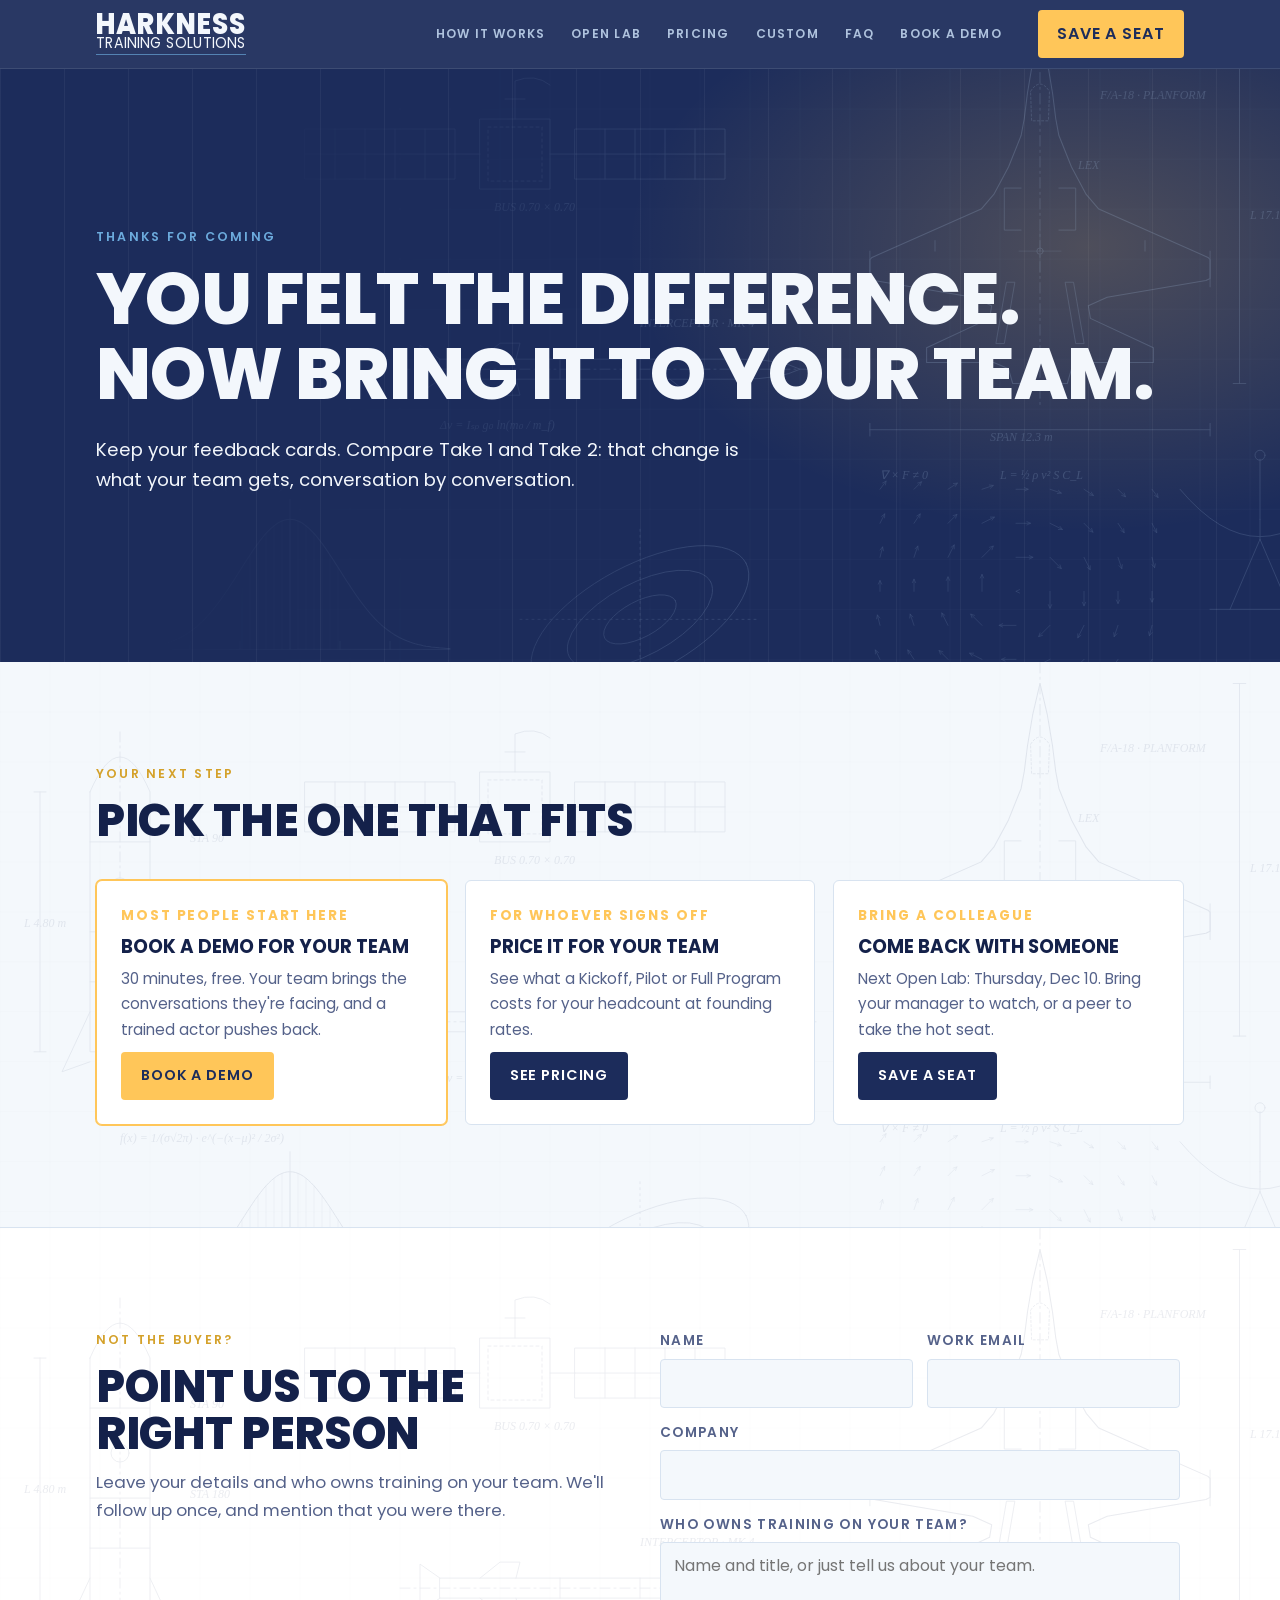
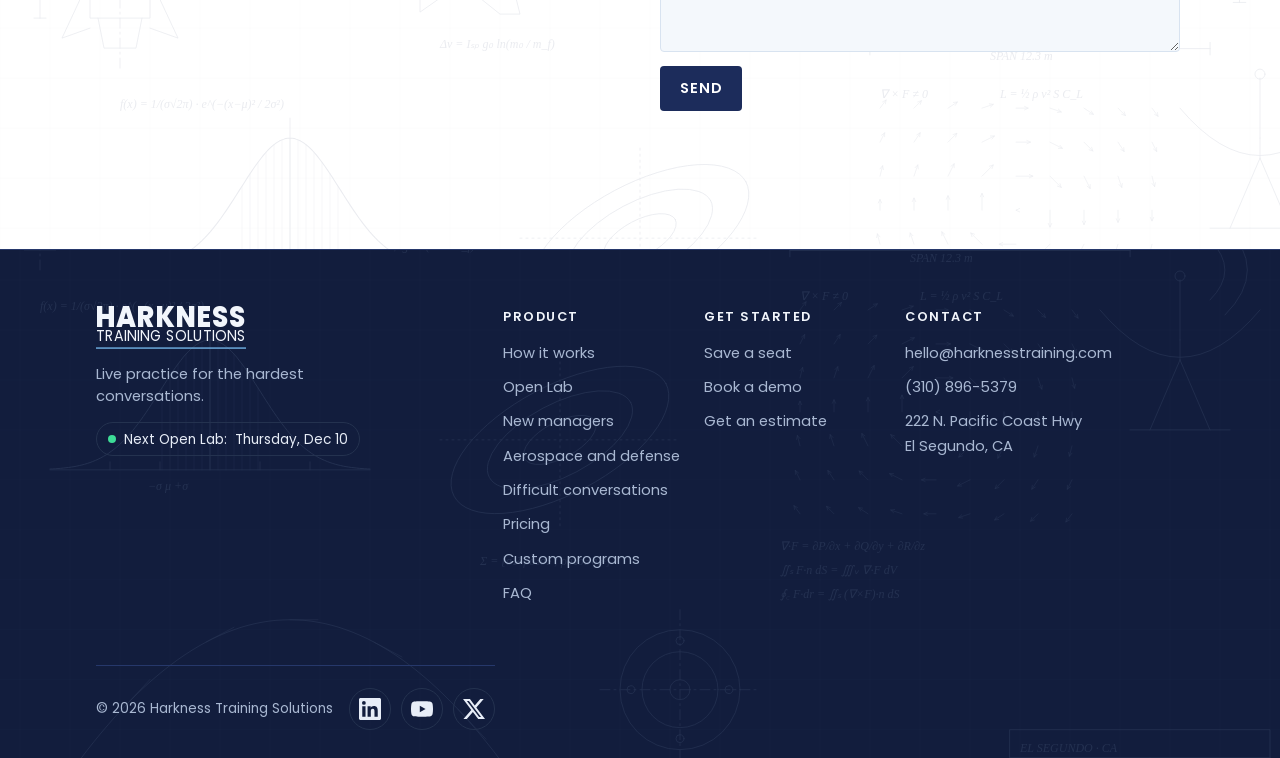
<file: next.html>
<!doctype html>
<html lang="en">
<head>
<meta charset="utf-8">
<meta name="viewport" content="width=device-width, initial-scale=1, viewport-fit=cover">
<!-- Google tag (gtag.js) -->
<script async src="https://www.googletagmanager.com/gtag/js?id=G-5YFXNQWRPW"></script>
<script>
  window.dataLayer = window.dataLayer || [];
  function gtag(){dataLayer.push(arguments);}
  gtag('js', new Date());
  gtag('config', 'G-5YFXNQWRPW');
</script>
<title>After Open Lab | Leadership Training for Your Team</title>
<meta name="claude:viewport-fit-sides" content="cover">
<meta name="description" content="You practiced a difficult conversation at Open Lab. Bring the same learn, practice, feedback training to your engineering team at a South Bay hard-tech company.">
<link rel="canonical" href="https://harknesstraining.com/next">
<meta name="theme-color" content="#1C2C5B">
<link rel="icon" href="assets/favicon.svg" type="image/svg+xml">
<link rel="apple-touch-icon" href="assets/apple-touch-icon.png">
<meta property="og:type" content="website">
<meta property="og:site_name" content="Harkness Training Solutions">
<meta property="og:url" content="https://harknesstraining.com/next">
<meta property="og:title" content="After Open Lab | Leadership Training for Your Team">
<meta property="og:description" content="You practiced a difficult conversation at Open Lab. Bring the same learn, practice, feedback training to your engineering team at a South Bay hard-tech company.">
<meta property="og:image" content="https://harknesstraining.com/assets/og.png">
<meta property="og:image:width" content="1200">
<meta property="og:image:height" content="630">
<meta property="og:image:alt" content="Harkness Training Solutions: Mishandled conversations stall careers.">
<meta name="twitter:card" content="summary_large_image">
<meta name="twitter:site" content="@harknesstrainin">
<meta name="twitter:title" content="After Open Lab | Leadership Training for Your Team">
<meta name="twitter:description" content="You practiced a difficult conversation at Open Lab. Bring the same learn, practice, feedback training to your engineering team at a South Bay hard-tech company.">
<meta name="twitter:image" content="https://harknesstraining.com/assets/og.png">
<link rel="preconnect" href="https://fonts.googleapis.com">
<link rel="preconnect" href="https://fonts.gstatic.com" crossorigin>
<link rel="stylesheet" href="https://fonts.googleapis.com/css2?family=Poppins:wght@400;500;600;700;800&display=swap">
<link rel="stylesheet" href="assets/site.css?v=53">
<link rel="prefetch" href="index.html"><link rel="prefetch" href="demo.html"><link rel="prefetch" href="custom.html">
<script src="assets/site.js?v=60"></script>
<script type="application/ld+json">
{
  "@context": "https://schema.org",
  "@graph": [
    {
      "@type": "Organization",
      "@id": "https://harknesstraining.com/#organization",
      "name": "Harkness Training Solutions",
      "alternateName": "Harkness Training",
      "url": "https://harknesstraining.com/",
      "logo": "https://harknesstraining.com/assets/apple-touch-icon.png",
      "sameAs": [
        "https://www.linkedin.com/company/144037123",
        "https://www.youtube.com/@harknesstraining",
        "https://x.com/harknesstrainin"
      ]
    },
    {
      "@type": "WebPage",
      "@id": "https://harknesstraining.com/next#webpage",
      "url": "https://harknesstraining.com/next",
      "name": "After Open Lab | Leadership Training for Your Team",
      "description": "You practiced a difficult conversation at Open Lab. Bring the same learn, practice, feedback training to your engineering team at a South Bay hard-tech company.",
      "about": { "@id": "https://harknesstraining.com/#organization" }
    }
  ]
}
</script>
</head>
<body>
<a class="skip" href="#main">Skip to content</a>
<header class="topbar">
  <div class="wrap bar">
    <a class="mark" href="index.html" aria-label="Harkness Training Solutions home">
      <svg viewBox="0 0 512 146" width="168" height="48" role="img" aria-label="Harkness Training Solutions"><text x="0" y="70" font-family="Poppins, sans-serif" font-weight="800" font-size="100" textLength="512" lengthAdjust="spacingAndGlyphs" fill="currentColor">HARKNESS</text><text x="0" y="120" font-family="Poppins, sans-serif" font-weight="400" font-size="51.6" textLength="512" lengthAdjust="spacingAndGlyphs" fill="currentColor">TRAINING SOLUTIONS</text><rect x="0" y="141" width="512" height="5" fill="#6CABDD"></rect></svg>
    </a>
    <nav class="tabs" aria-label="Main">
      <a class="tab" href="index.html#how">How it works</a>
      <a class="tab" href="open-lab.html">Open Lab</a>
      <a class="tab" href="index.html#programs">Pricing</a>
      <a class="tab" href="custom.html">Custom</a>
      <a class="tab" href="index.html#faq">FAQ</a>
      <a class="tab" href="demo.html">Book a demo</a>
    </nav>
    <a class="btn btn-hot seat" href="open-lab.html">Save a seat</a>
  </div>
</header>
<main id="main">
<section class="hero page-hero">
  <div class="wrap">
    <div class="hero-grid">
      <div>
        <p class="eyebrow" style="color:var(--sky)">Thanks for coming</p>
        <h1 style="margin-top:14px">You felt the difference. Now bring it to your team.</h1>
        <p class="pos">Keep your feedback cards. Compare Take 1 and Take 2: that change is what your team gets, conversation by conversation.</p>
        
      </div>
    </div>
  </div>
</section>

  <section>
    <div class="wrap">
      <p class="eyebrow">Your next step</p>
      <h2 style="margin-top:10px">Pick the one that fits</h2>
      <ol class="next-steps">
        <li class="primary"><span class="k">Most people start here</span><h3>Book a demo for your team</h3><p>30 minutes, free. Your team brings the conversations they're facing, and a trained actor pushes back.</p><a class="btn btn-hot" href="demo.html">Book a demo</a></li>
        <li><span class="k">For whoever signs off</span><h3>Price it for your team</h3><p>See what a Kickoff, Pilot or Full Program costs for your headcount at founding rates.</p><a class="btn btn-blue" href="index.html#programs">See pricing</a></li>
        <li><span class="k">Bring a colleague</span><h3>Come back with someone</h3><p>Next Open Lab: <span data-next-date></span>. Bring your manager to watch, or a peer to take the hot seat.</p><a class="btn btn-blue" href="open-lab.html">Save a seat</a></li>
      </ol>
    </div>
  </section>
  <section class="contact">
    <div class="wrap grid2" style="margin-top:0">
      <div>
        <p class="eyebrow">Not the buyer?</p>
        <h2 style="margin-top:10px">Point us to the right person</h2>
        <p class="lede" style="margin-top:14px">Leave your details and who owns training on your team. We'll follow up once, and mention that you were there.</p>
      </div>
      <form class="form" data-hts data-ok="Thanks. We'll follow up within one business day." novalidate>
          <input type="hidden" name="_subject" value="After Open Lab">
          <div class="row">
            <div class="field"><label for="afte-name">Name</label><input id="afte-name" name="name" autocomplete="name" required></div>
            <div class="field"><label for="afte-email">Work email</label><input id="afte-email" name="email" type="email" autocomplete="email" required></div>
          </div>
          <div class="field"><label for="afte-co">Company</label><input id="afte-co" name="company" autocomplete="organization"></div>
          <div class="field"><label for="afte-msg">Who owns training on your team?</label><textarea id="afte-msg" name="message" placeholder="Name and title, or just tell us about your team."></textarea></div>
          <button class="btn btn-blue" type="submit">Send</button>
          <p class="form-status" role="status" aria-live="polite"></p>
        </form>
    </div>
  </section>
</main>
<footer class="site-foot">
  <div class="wrap">
    <div class="foot-top">
      <div class="foot-brand">
        <a class="mark" href="index.html" aria-label="Harkness Training Solutions home"><svg viewBox="0 0 512 146" width="168" height="48" role="img" aria-label="Harkness Training Solutions"><text x="0" y="70" font-family="Poppins, sans-serif" font-weight="800" font-size="100" textLength="512" lengthAdjust="spacingAndGlyphs" fill="currentColor">HARKNESS</text><text x="0" y="120" font-family="Poppins, sans-serif" font-weight="400" font-size="51.6" textLength="512" lengthAdjust="spacingAndGlyphs" fill="currentColor">TRAINING SOLUTIONS</text><rect x="0" y="141" width="512" height="5" fill="#6CABDD"></rect></svg></a>
        <p>Live practice for the hardest conversations.</p>
        <p class="foot-status"><span class="dot" aria-hidden="true"></span>Next Open Lab: <a href="open-lab.html" data-next-date style="color:inherit;text-decoration:none">soon</a></p>
      </div>
      <nav class="foot-cols" aria-label="Footer">
        <div><h4>Product</h4><a href="index.html#how">How it works</a><a href="open-lab.html">Open Lab</a><a href="engineering-manager-training.html">New managers</a><a href="aerospace-defense-teams.html">Aerospace and defense</a><a href="difficult-conversations-training.html">Difficult conversations</a><a href="index.html#programs">Pricing</a><a href="custom.html">Custom programs</a><a href="index.html#faq">FAQ</a></div>
        <div><h4>Get started</h4><a href="open-lab.html">Save a seat</a><a href="demo.html">Book a demo</a><a href="index.html#estimate">Get an estimate</a></div>
        <div><h4>Contact</h4><a href="mailto:hello@harknesstraining.com" data-email>hello@harknesstraining.com</a><a href="tel:+13108965379" data-phone>(310) 896-5379</a><span>222 N. Pacific Coast Hwy<br>El Segundo, CA</span></div>
      </nav>
    </div>
    <div class="foot-bottom">
      <span>© 2026 Harkness Training Solutions</span>
      <div class="socials soc-foot"><a href="https://www.linkedin.com/company/144037123" target="_blank" rel="noopener" aria-label="Harkness Training on LinkedIn" title="LinkedIn" data-social="linkedin"><svg viewBox="0 0 24 24" width="22" height="22" aria-hidden="true"><path d="M20.45 20.45h-3.56v-5.57c0-1.33-.03-3.04-1.85-3.04-1.85 0-2.14 1.45-2.14 2.94v5.67H9.35V9h3.41v1.56h.05c.48-.9 1.64-1.85 3.37-1.85 3.6 0 4.27 2.37 4.27 5.46v6.28zM5.34 7.43a2.06 2.06 0 1 1 0-4.13 2.06 2.06 0 0 1 0 4.13zM7.12 20.45H3.56V9h3.56v11.45zM22.22 0H1.77C.79 0 0 .77 0 1.73v20.54C0 23.23.79 24 1.77 24h20.45c.98 0 1.78-.77 1.78-1.73V1.73C24 .77 23.2 0 22.22 0z" fill="currentColor"/></svg></a><a href="https://www.youtube.com/@harknesstraining" target="_blank" rel="noopener" aria-label="Harkness Training on YouTube" title="YouTube" data-social="youtube"><svg viewBox="0 0 24 24" width="22" height="22" aria-hidden="true"><path d="M23.5 6.2a3 3 0 0 0-2.1-2.1C19.5 3.6 12 3.6 12 3.6s-7.5 0-9.4.5A3 3 0 0 0 .5 6.2 31 31 0 0 0 0 12a31 31 0 0 0 .5 5.8 3 3 0 0 0 2.1 2.1c1.9.5 9.4.5 9.4.5s7.5 0 9.4-.5a3 3 0 0 0 2.1-2.1A31 31 0 0 0 24 12a31 31 0 0 0-.5-5.8zM9.6 15.6V8.4l6.3 3.6-6.3 3.6z" fill="currentColor"/></svg></a><a href="https://x.com/harknesstrainin" target="_blank" rel="noopener" aria-label="Harkness Training Solutions on X" title="X" data-social="x"><svg viewBox="0 0 24 24" width="22" height="22" aria-hidden="true"><path d="M18.9 1.15h3.68l-8.04 9.19L24 22.85h-7.41l-5.8-7.58-6.64 7.58H.47l8.6-9.83L0 1.15h7.59l5.24 6.93zM17.61 20.64h2.04L6.49 3.24H4.3z" fill="currentColor"/></svg></a></div>
    </div>
  </div>
</footer>
</body>
</html>
</file>
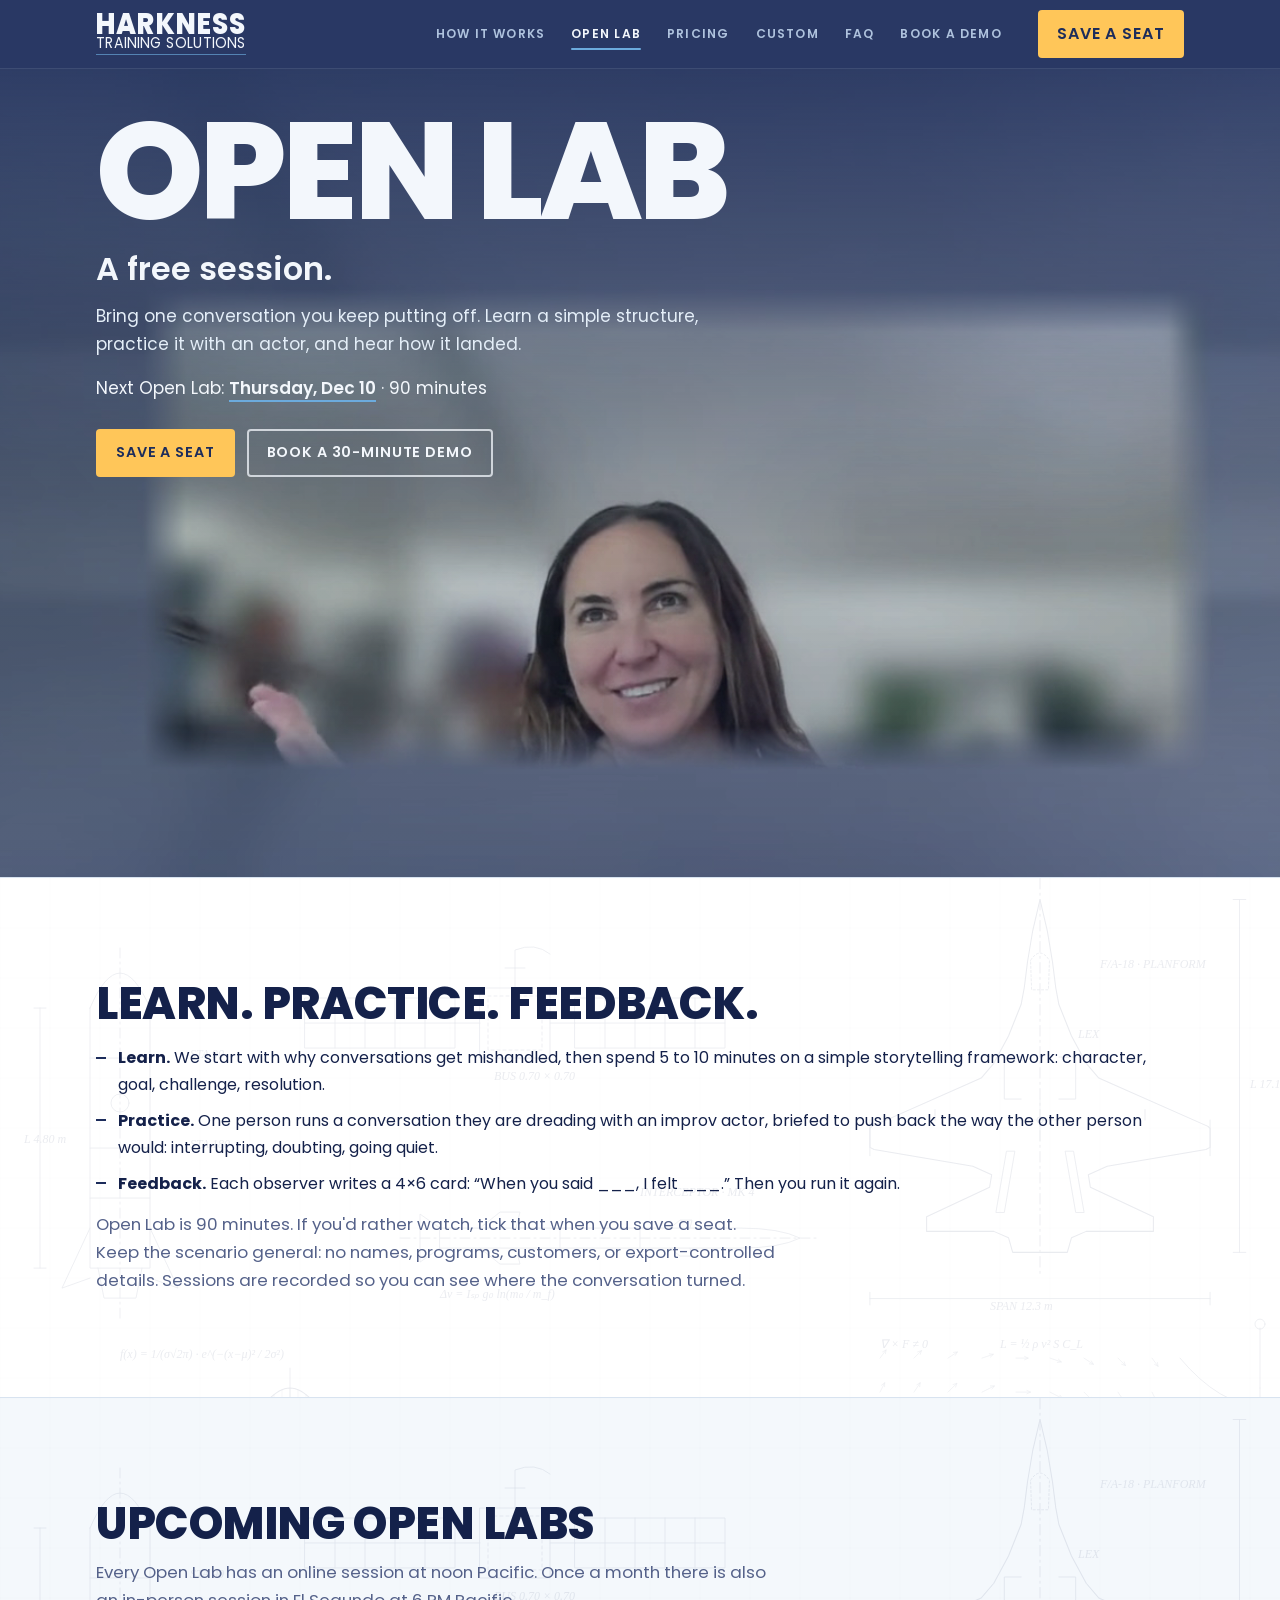
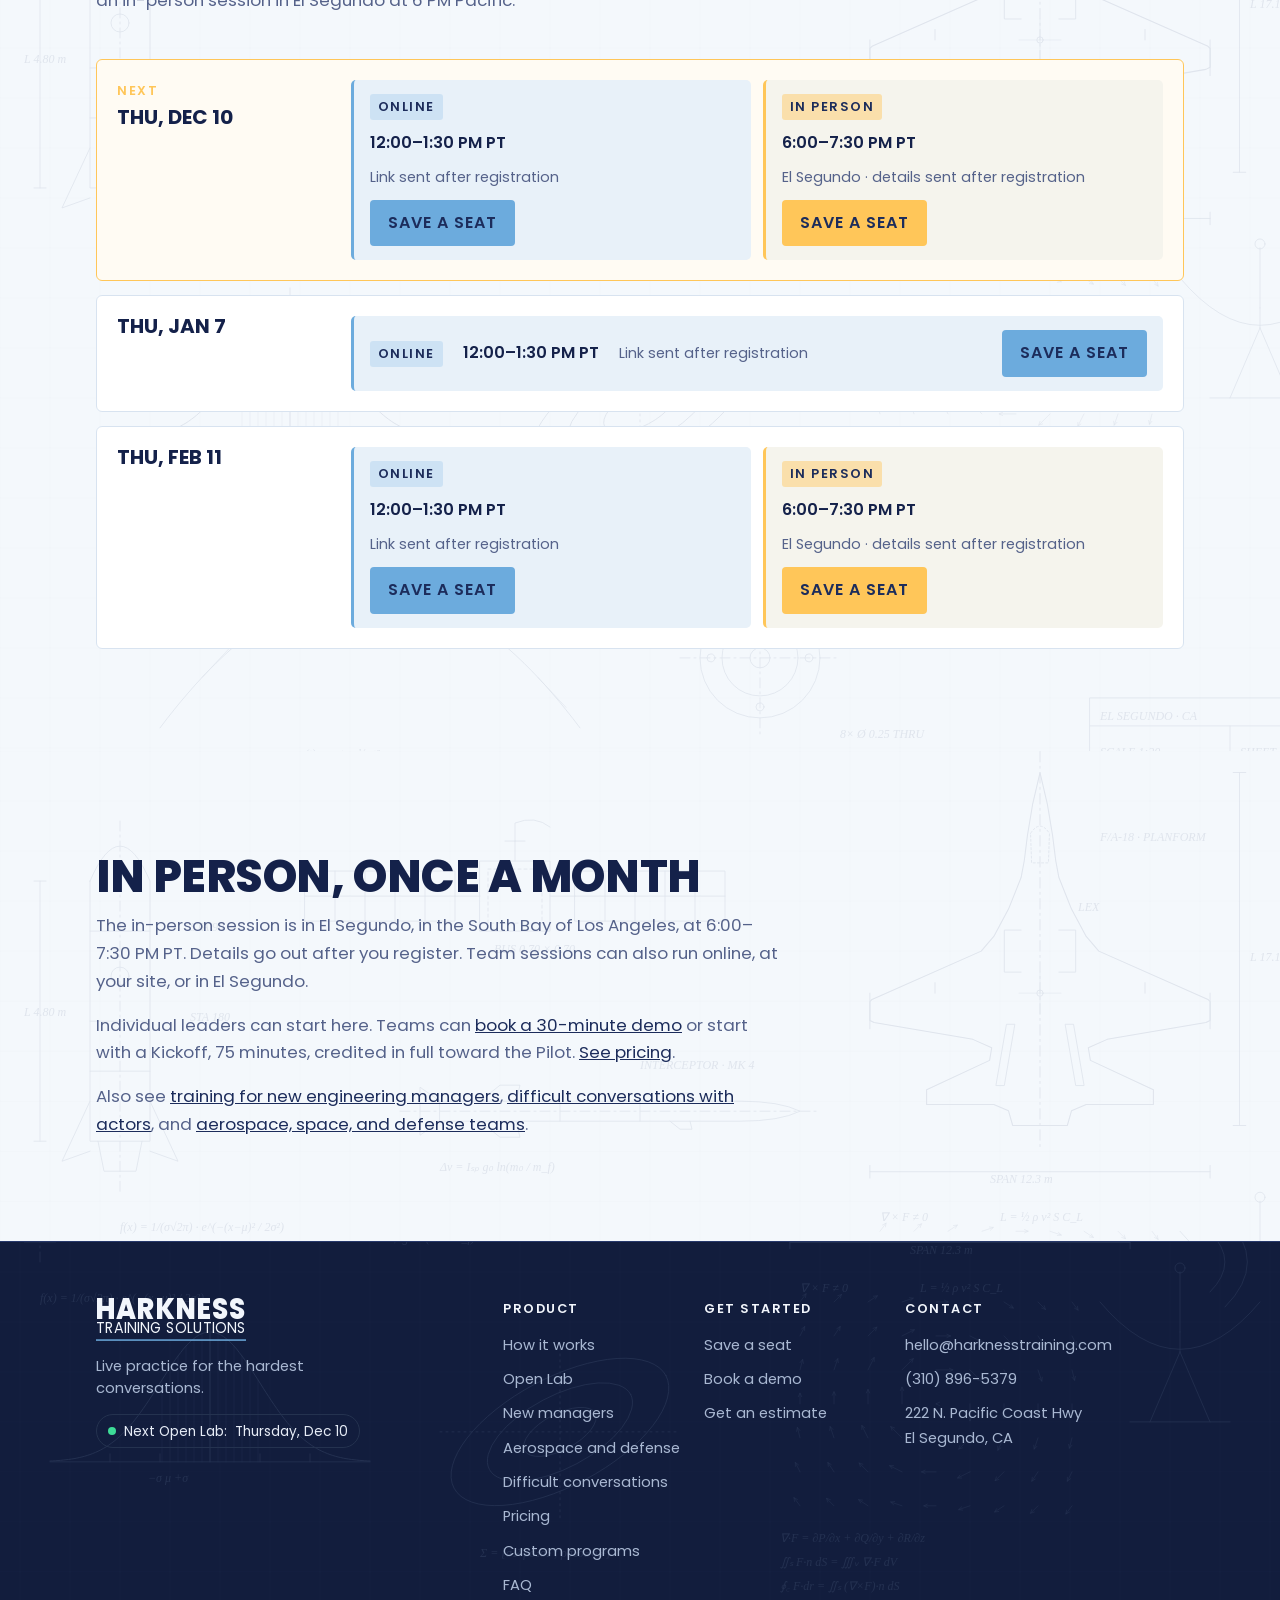
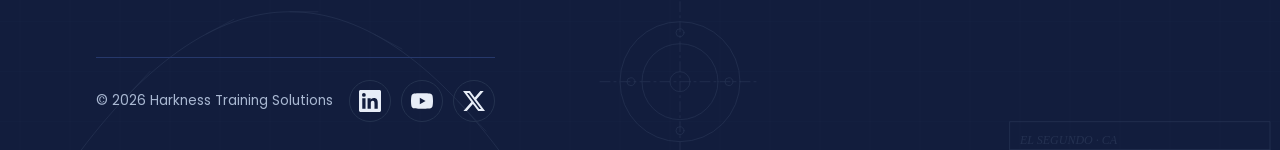
<file: open-lab.html>
<!doctype html>
<html lang="en">
<head>
<meta charset="utf-8">
<meta name="viewport" content="width=device-width, initial-scale=1, viewport-fit=cover">
<!-- Google tag (gtag.js) -->
<script async src="https://www.googletagmanager.com/gtag/js?id=G-5YFXNQWRPW"></script>
<script>
  window.dataLayer = window.dataLayer || [];
  function gtag(){dataLayer.push(arguments);}
  gtag('js', new Date());
  gtag('config', 'G-5YFXNQWRPW');
</script>
<title>Open Lab, a free session | Harkness</title>
<meta name="description" content="A free session. 90 minutes. Learn a simple story structure, practice with an actor, and get peer feedback. Online at noon, or in El Segundo at 6 PM.">
<link rel="canonical" href="https://harknesstraining.com/open-lab">
<meta name="theme-color" content="#1C2C5B">
<link rel="icon" href="assets/favicon.svg" type="image/svg+xml">
<link rel="apple-touch-icon" href="assets/apple-touch-icon.png">
<meta property="og:type" content="website">
<meta property="og:site_name" content="Harkness Training Solutions">
<meta property="og:url" content="https://harknesstraining.com/open-lab">
<meta property="og:title" content="Open Lab, a free session | Harkness">
<meta property="og:description" content="A free session. 90 minutes. Learn a simple story structure, practice with an actor, and get peer feedback. Online at noon, or in El Segundo at 6 PM.">
<meta property="og:image" content="https://harknesstraining.com/assets/og.png">
<meta property="og:image:width" content="1200">
<meta property="og:image:height" content="630">
<meta property="og:image:alt" content="Harkness Training Solutions: Mishandled conversations stall careers.">
<meta name="twitter:card" content="summary_large_image">
<meta name="twitter:site" content="@harknesstrainin">
<meta name="twitter:title" content="Open Lab, a free session | Harkness">
<meta name="twitter:description" content="A free session. 90 minutes. Learn a simple story structure, practice with an actor, and get peer feedback. Online at noon, or in El Segundo at 6 PM.">
<meta name="twitter:image" content="https://harknesstraining.com/assets/og.png">
<link rel="preconnect" href="https://fonts.googleapis.com">
<link rel="preconnect" href="https://fonts.gstatic.com" crossorigin>
<link rel="stylesheet" href="https://fonts.googleapis.com/css2?family=Poppins:wght@400;500;600;700;800&display=swap">
<link rel="stylesheet" href="assets/site.css?v=71">
<script src="assets/site.js?v=60"></script>
<script type="application/ld+json">
{
  "@context": "https://schema.org",
  "@graph": [
    {
      "@type": "Organization",
      "@id": "https://harknesstraining.com/#organization",
      "name": "Harkness Training Solutions",
      "alternateName": "Harkness Training",
      "url": "https://harknesstraining.com/",
      "logo": "https://harknesstraining.com/assets/apple-touch-icon.png",
      "sameAs": [
        "https://www.linkedin.com/company/144037123",
        "https://www.youtube.com/@harknesstraining",
        "https://x.com/harknesstrainin"
      ]
    },
    {
      "@type": "Event",
      "name": "Open Lab (online)",
      "description": "Bring one conversation you're dreading. We'll break it down together. Online session.",
      "startDate": "2026-11-19T12:00:00-08:00",
      "endDate": "2026-11-19T13:30:00-08:00",
      "eventAttendanceMode": "https://schema.org/OnlineEventAttendanceMode",
      "eventStatus": "https://schema.org/EventScheduled",
      "isAccessibleForFree": true,
      "organizer": { "@id": "https://harknesstraining.com/#organization" },
      "location": { "@type": "VirtualLocation", "url": "https://harknesstraining.com/open-lab" }
    },
    {
      "@type": "Event",
      "name": "Open Lab (online)",
      "description": "Bring one conversation you're dreading. We'll break it down together. Online session.",
      "startDate": "2026-12-10T12:00:00-08:00",
      "endDate": "2026-12-10T13:30:00-08:00",
      "eventAttendanceMode": "https://schema.org/OnlineEventAttendanceMode",
      "eventStatus": "https://schema.org/EventScheduled",
      "isAccessibleForFree": true,
      "organizer": { "@id": "https://harknesstraining.com/#organization" },
      "location": { "@type": "VirtualLocation", "url": "https://harknesstraining.com/open-lab" }
    },
    {
      "@type": "Event",
      "name": "Open Lab (in person, El Segundo)",
      "description": "Bring one conversation you're dreading. We'll break it down together. In person in El Segundo; details sent after registration.",
      "startDate": "2026-12-10T18:00:00-08:00",
      "endDate": "2026-12-10T19:30:00-08:00",
      "eventAttendanceMode": "https://schema.org/OfflineEventAttendanceMode",
      "eventStatus": "https://schema.org/EventScheduled",
      "isAccessibleForFree": true,
      "organizer": { "@id": "https://harknesstraining.com/#organization" },
      "location": {
        "@type": "Place",
        "name": "El Segundo",
        "address": { "@type": "PostalAddress", "addressLocality": "El Segundo", "addressRegion": "CA", "addressCountry": "US" }
      }
    },
    {
      "@type": "Event",
      "name": "Open Lab (online)",
      "description": "Bring one conversation you're dreading. We'll break it down together. Online session.",
      "startDate": "2027-01-07T12:00:00-08:00",
      "endDate": "2027-01-07T13:30:00-08:00",
      "eventAttendanceMode": "https://schema.org/OnlineEventAttendanceMode",
      "eventStatus": "https://schema.org/EventScheduled",
      "isAccessibleForFree": true,
      "organizer": { "@id": "https://harknesstraining.com/#organization" },
      "location": { "@type": "VirtualLocation", "url": "https://harknesstraining.com/open-lab" }
    }
  ]
}
</script>
</head>
<body>
<a class="skip" href="#main">Skip to content</a>
<header class="topbar">
  <div class="wrap bar">
    <a class="mark" href="index.html" aria-label="Harkness Training Solutions home">
      <svg viewBox="0 0 512 146" width="168" height="48" role="img" aria-label="Harkness Training Solutions"><text x="0" y="70" font-family="Poppins, sans-serif" font-weight="800" font-size="100" textLength="512" lengthAdjust="spacingAndGlyphs" fill="currentColor">HARKNESS</text><text x="0" y="120" font-family="Poppins, sans-serif" font-weight="400" font-size="51.6" textLength="512" lengthAdjust="spacingAndGlyphs" fill="currentColor">TRAINING SOLUTIONS</text><rect x="0" y="141" width="512" height="5" fill="#6CABDD"></rect></svg>
    </a>
    <nav class="tabs" aria-label="Main">
      <a class="tab" href="index.html#how">How it works</a>
      <a class="tab" href="open-lab.html" aria-current="page">Open Lab</a>
      <a class="tab" href="index.html#programs">Pricing</a>
      <a class="tab" href="custom.html">Custom</a>
      <a class="tab" href="index.html#faq">FAQ</a>
      <a class="tab" href="demo.html">Book a demo</a>
    </nav>
    <a class="btn btn-hot seat" href="open-lab.html">Save a seat</a>
  </div>
</header>
<main id="main">
<section class="ol-event" aria-labelledby="ol-title" style="--ol-pos:center bottom;--ol-pos-m:center bottom;--ol-still:url('open-lab/openlab-practice-desktop-poster.jpg');--ol-still-m:url('open-lab/openlab-practice-mobile-poster.jpg')">
  <div class="ol-film" aria-hidden="true">
    <!-- Open Lab picture is the caption-free practice cut v5.
         Desktop 1280x720, phone 640x800. Not the homepage session loop. -->
    <video class="ol-bg" muted playsinline loop preload="none" disablepictureinpicture
           poster="assets/open-lab/openlab-practice-desktop-poster.jpg"
           data-poster-mobile="assets/open-lab/openlab-practice-mobile-poster.jpg"
           data-ol-film
           data-film="openlab-practice-v5"
           width="1280" height="720">
      <source media="(max-width: 600px)" data-src="assets/open-lab/openlab-practice-mobile.webm" type="video/webm">
      <source media="(max-width: 600px)" data-src="assets/open-lab/openlab-practice-mobile.mp4" type="video/mp4">
      <source data-src="assets/open-lab/openlab-practice-desktop.webm" type="video/webm">
      <source data-src="assets/open-lab/openlab-practice-desktop.mp4" type="video/mp4">
    </video>
    <div class="ol-shade"></div>
  </div>
  <div class="wrap ol-event-copy">
    <h1 id="ol-title">Open Lab</h1>
    <p class="ol-sub">A free session.</p>
    <p class="ol-support">Bring one conversation you keep putting off. Learn a simple structure, practice it with an actor, and hear how it landed.</p>
    <p class="ol-when">Next Open Lab: <a href="#dates" data-next-date>soon</a> · 90 minutes</p>
    <div class="cta-row">
      <a class="btn btn-hot" href="#dates">Save a seat</a>
      <a class="btn btn-ghost" href="demo.html">Book a 30-minute demo</a>
    </div>
  </div>
</section>
  <section class="fw" id="how">
    <div class="wrap">
      <h2>Learn. Practice. Feedback.</h2>
      <ul class="list">
        <li><b>Learn.</b> We start with why conversations get mishandled, then spend 5 to 10 minutes on a simple storytelling framework: character, goal, challenge, resolution.</li>
        <li><b>Practice.</b> One person runs a conversation they are dreading with an improv actor, briefed to push back the way the other person would: interrupting, doubting, going quiet.</li>
        <li><b>Feedback.</b> Each observer writes a 4×6 card: “When you said ___, I felt ___.” Then you run it again.</li>
      </ul>
      <p class="lede">Open Lab is 90 minutes. If you'd rather watch, tick that when you save a seat. Keep the scenario general: no names, programs, customers, or export-controlled details. Sessions are recorded so you can see where the conversation turned.</p>
    </div>
  </section>
  <section class="light" id="dates">
    <div class="wrap">
      <h2>Upcoming Open Labs</h2>
      <p class="lede">Every Open Lab has an online session at noon Pacific. Once a month there is also an in-person session in El Segundo at 6 PM Pacific.</p>
      <ol class="dates" data-schedule data-count="3"></ol>
    </div>
  </section>
  <section id="in-person">
    <div class="wrap">
      <h2>In person, once a month</h2>
      <p class="lede">The in-person session is in El Segundo, in the South Bay of Los Angeles, at 6:00–7:30 PM PT. Details go out after you register. Team sessions can also run online, at your site, or in El Segundo.</p>
      <p class="lede">Individual leaders can start here. Teams can <a href="demo.html">book a 30-minute demo</a> or start with a Kickoff, 75 minutes, credited in full toward the Pilot. <a href="index.html#programs">See pricing</a>.</p>
      <p class="lede">Also see <a href="engineering-manager-training.html">training for new engineering managers</a>, <a href="difficult-conversations-training.html">difficult conversations with actors</a>, and <a href="aerospace-defense-teams.html">aerospace, space, and defense teams</a>.</p>
    </div>
  </section>

</main>
<footer class="site-foot">
  <div class="wrap">
    <div class="foot-top">
      <div class="foot-brand">
        <a class="mark" href="index.html" aria-label="Harkness Training Solutions home"><svg viewBox="0 0 512 146" width="168" height="48" role="img" aria-label="Harkness Training Solutions"><text x="0" y="70" font-family="Poppins, sans-serif" font-weight="800" font-size="100" textLength="512" lengthAdjust="spacingAndGlyphs" fill="currentColor">HARKNESS</text><text x="0" y="120" font-family="Poppins, sans-serif" font-weight="400" font-size="51.6" textLength="512" lengthAdjust="spacingAndGlyphs" fill="currentColor">TRAINING SOLUTIONS</text><rect x="0" y="141" width="512" height="5" fill="#6CABDD"></rect></svg></a>
        <p>Live practice for the hardest conversations.</p>
        <p class="foot-status"><span class="dot" aria-hidden="true"></span>Next Open Lab: <a href="open-lab.html" data-next-date style="color:inherit;text-decoration:none">soon</a></p>
      </div>
      <nav class="foot-cols" aria-label="Footer">
        <div><h4>Product</h4><a href="index.html#how">How it works</a><a href="open-lab.html">Open Lab</a><a href="engineering-manager-training.html">New managers</a><a href="aerospace-defense-teams.html">Aerospace and defense</a><a href="difficult-conversations-training.html">Difficult conversations</a><a href="index.html#programs">Pricing</a><a href="custom.html">Custom programs</a><a href="index.html#faq">FAQ</a></div>
        <div><h4>Get started</h4><a href="open-lab.html">Save a seat</a><a href="demo.html">Book a demo</a><a href="index.html#estimate">Get an estimate</a></div>
        <div><h4>Contact</h4><a href="mailto:hello@harknesstraining.com" data-email>hello@harknesstraining.com</a><a href="tel:+13108965379" data-phone>(310) 896-5379</a><span>222 N. Pacific Coast Hwy<br>El Segundo, CA</span></div>
      </nav>
    </div>
    <div class="foot-bottom">
      <span>© 2026 Harkness Training Solutions</span>
      <div class="socials soc-foot"><a href="https://www.linkedin.com/company/144037123" target="_blank" rel="noopener" aria-label="Harkness Training on LinkedIn" title="LinkedIn" data-social="linkedin"><svg viewBox="0 0 24 24" width="22" height="22" aria-hidden="true"><path d="M20.45 20.45h-3.56v-5.57c0-1.33-.03-3.04-1.85-3.04-1.85 0-2.14 1.45-2.14 2.94v5.67H9.35V9h3.41v1.56h.05c.48-.9 1.64-1.85 3.37-1.85 3.6 0 4.27 2.37 4.27 5.46v6.28zM5.34 7.43a2.06 2.06 0 1 1 0-4.13 2.06 2.06 0 0 1 0 4.13zM7.12 20.45H3.56V9h3.56v11.45zM22.22 0H1.77C.79 0 0 .77 0 1.73v20.54C0 23.23.79 24 1.77 24h20.45c.98 0 1.78-.77 1.78-1.73V1.73C24 .77 23.2 0 22.22 0z" fill="currentColor"/></svg></a><a href="https://www.youtube.com/@harknesstraining" target="_blank" rel="noopener" aria-label="Harkness Training on YouTube" title="YouTube" data-social="youtube"><svg viewBox="0 0 24 24" width="22" height="22" aria-hidden="true"><path d="M23.5 6.2a3 3 0 0 0-2.1-2.1C19.5 3.6 12 3.6 12 3.6s-7.5 0-9.4.5A3 3 0 0 0 .5 6.2 31 31 0 0 0 0 12a31 31 0 0 0 .5 5.8 3 3 0 0 0 2.1 2.1c1.9.5 9.4.5 9.4.5s7.5 0 9.4-.5a3 3 0 0 0 2.1-2.1A31 31 0 0 0 24 12a31 31 0 0 0-.5-5.8zM9.6 15.6V8.4l6.3 3.6-6.3 3.6z" fill="currentColor"/></svg></a><a href="https://x.com/harknesstrainin" target="_blank" rel="noopener" aria-label="Harkness Training Solutions on X" title="X" data-social="x"><svg viewBox="0 0 24 24" width="22" height="22" aria-hidden="true"><path d="M18.9 1.15h3.68l-8.04 9.19L24 22.85h-7.41l-5.8-7.58-6.64 7.58H.47l8.6-9.83L0 1.15h7.59l5.24 6.93zM17.61 20.64h2.04L6.49 3.24H4.3z" fill="currentColor"/></svg></a></div>
    </div>
  </div>
</footer>
</body>
</html>
</file>
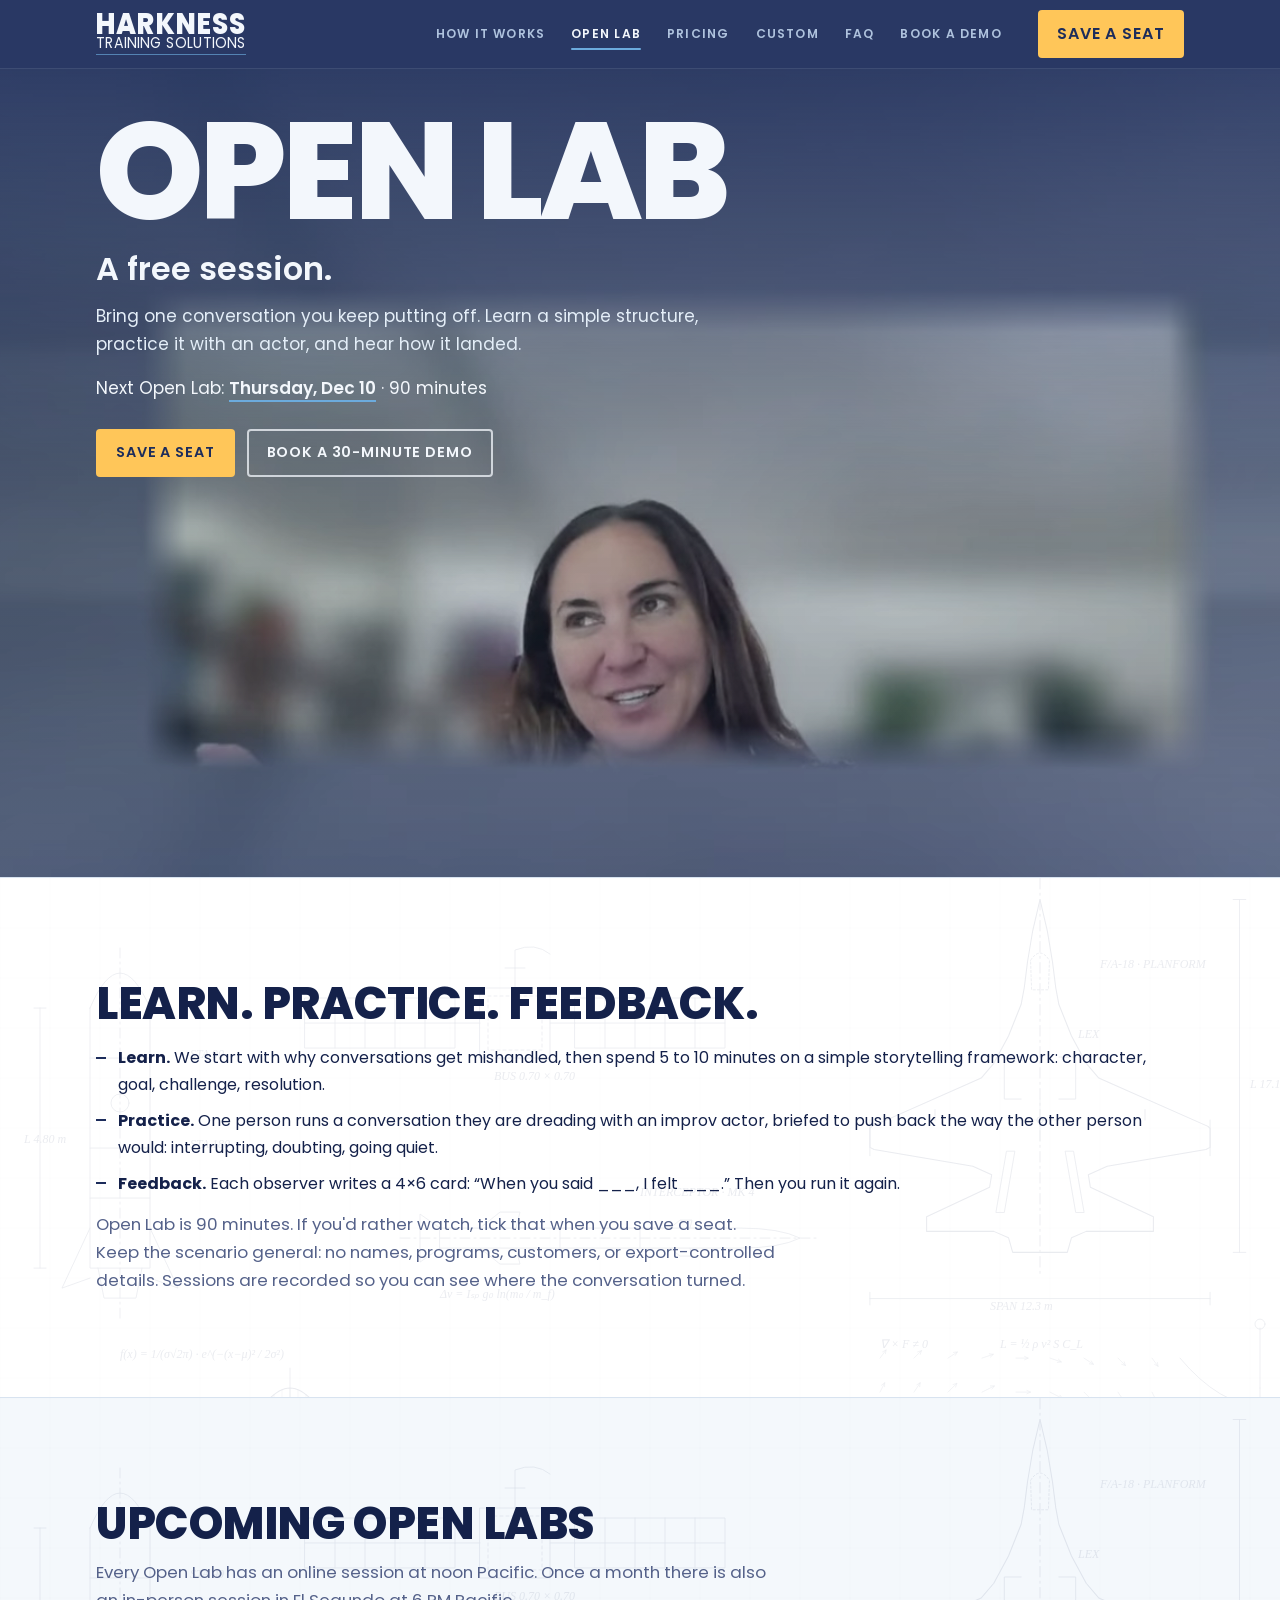
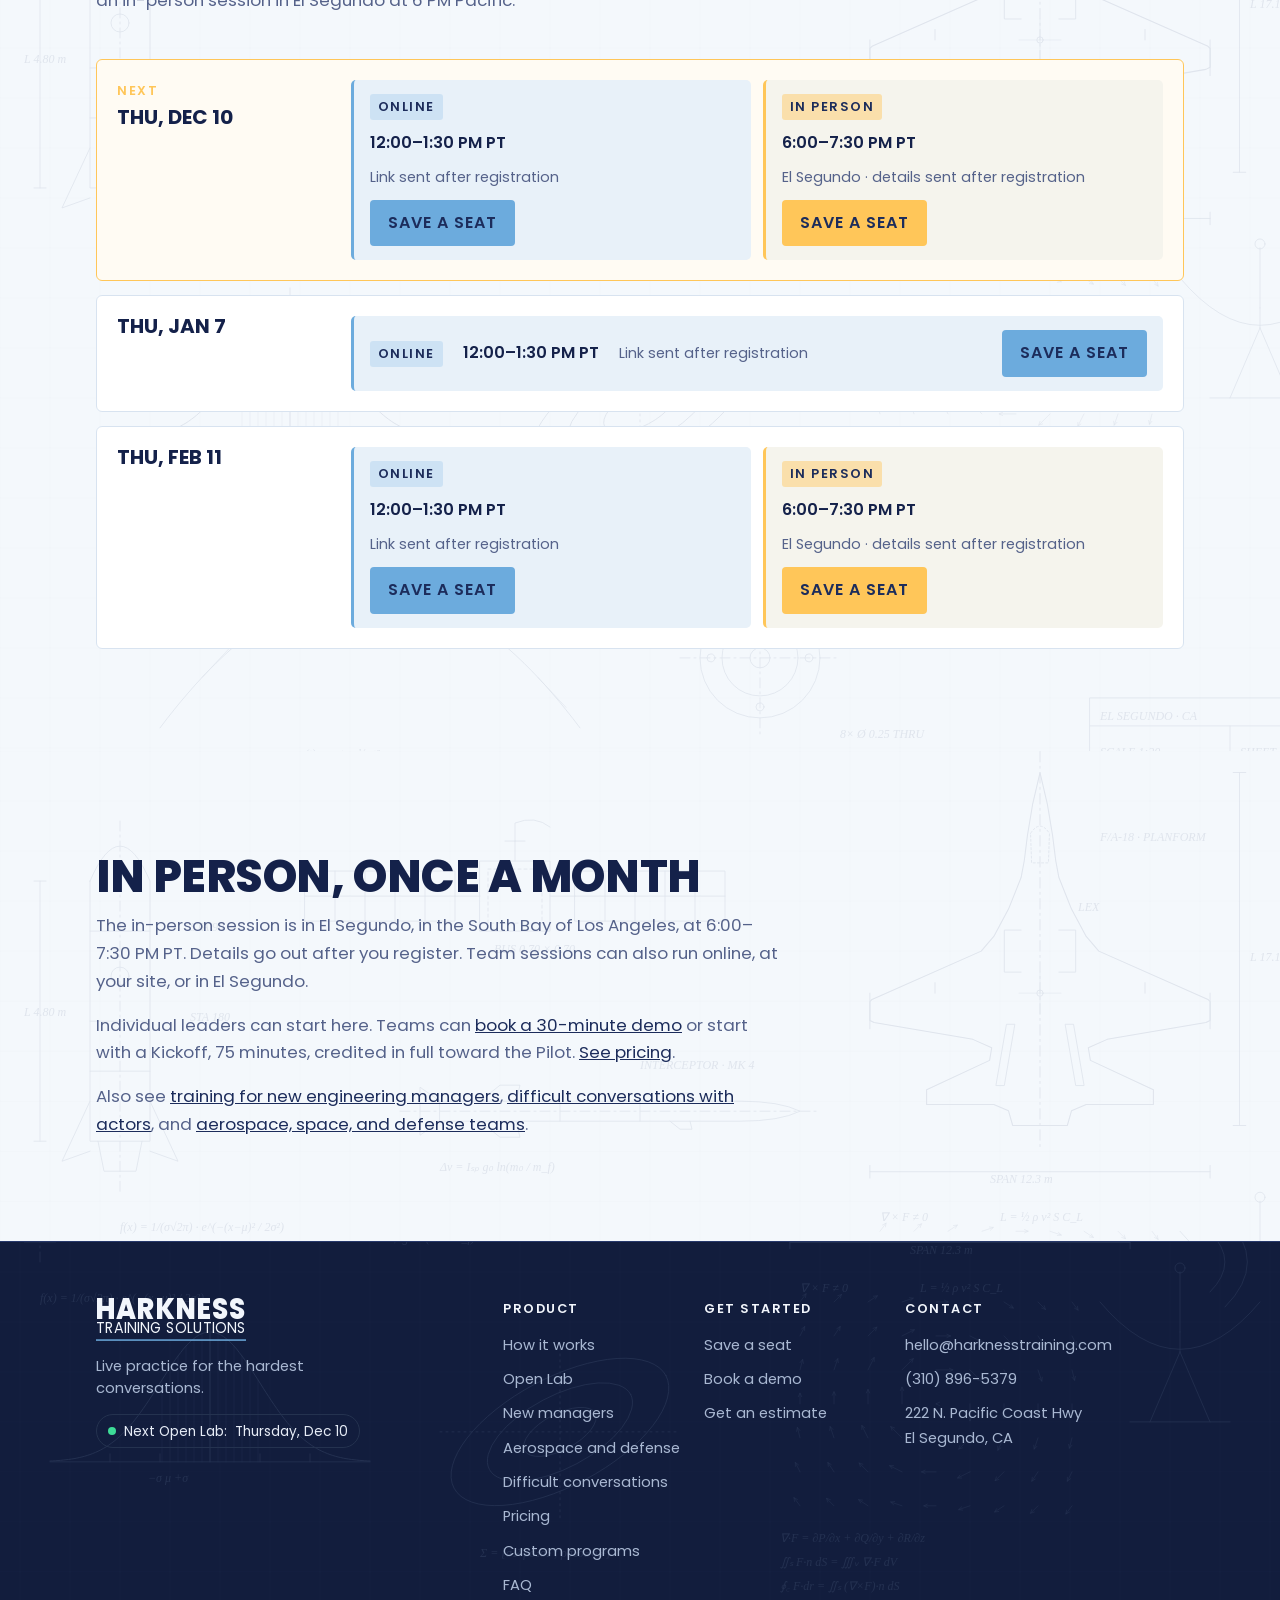
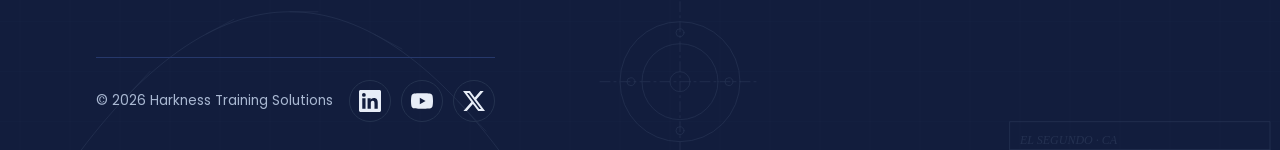
<file: open-night.html>
<!doctype html>
<html lang="en"><head><meta charset="utf-8">
<!-- Google tag (gtag.js) -->
<script async src="https://www.googletagmanager.com/gtag/js?id=G-5YFXNQWRPW"></script>
<script>
  window.dataLayer = window.dataLayer || [];
  function gtag(){dataLayer.push(arguments);}
  gtag('js', new Date());
  gtag('config', 'G-5YFXNQWRPW');
</script>
<title>El Segundo Open Lab for Engineering Managers | HTS</title>
<meta name="description" content="Free Open Lab in El Segundo for engineering managers at South Bay aerospace, space, and defense companies. Practice difficult conversations, then get feedback.">
<link rel="canonical" href="https://harknesstraining.com/open-lab#in-person">
<meta property="og:type" content="website">
<meta property="og:site_name" content="Harkness Training Solutions">
<meta property="og:url" content="https://harknesstraining.com/open-night">
<meta property="og:title" content="El Segundo Open Lab for Engineering Managers | HTS">
<meta property="og:description" content="Free Open Lab in El Segundo for engineering managers at South Bay aerospace, space, and defense companies. Practice difficult conversations, then get feedback.">
<meta property="og:image" content="https://harknesstraining.com/assets/og.png">
<meta property="og:image:width" content="1200">
<meta property="og:image:height" content="630">
<meta property="og:image:alt" content="Harkness Training Solutions: Mishandled conversations stall careers.">
<meta name="twitter:card" content="summary_large_image">
<meta name="twitter:site" content="@harknesstrainin">
<meta name="twitter:title" content="El Segundo Open Lab for Engineering Managers | HTS">
<meta name="twitter:description" content="Free Open Lab in El Segundo for engineering managers at South Bay aerospace, space, and defense companies. Practice difficult conversations, then get feedback.">
<meta name="twitter:image" content="https://harknesstraining.com/assets/og.png">
<meta http-equiv="refresh" content="0; url=open-lab.html#in-person">
<script>location.replace("open-lab.html#in-person")</script></head>
<body><h1 style="font-size:1rem;font-weight:400;margin:0"><a href="open-lab.html#in-person">Continue to Open Lab</a></h1></body></html>
</file>
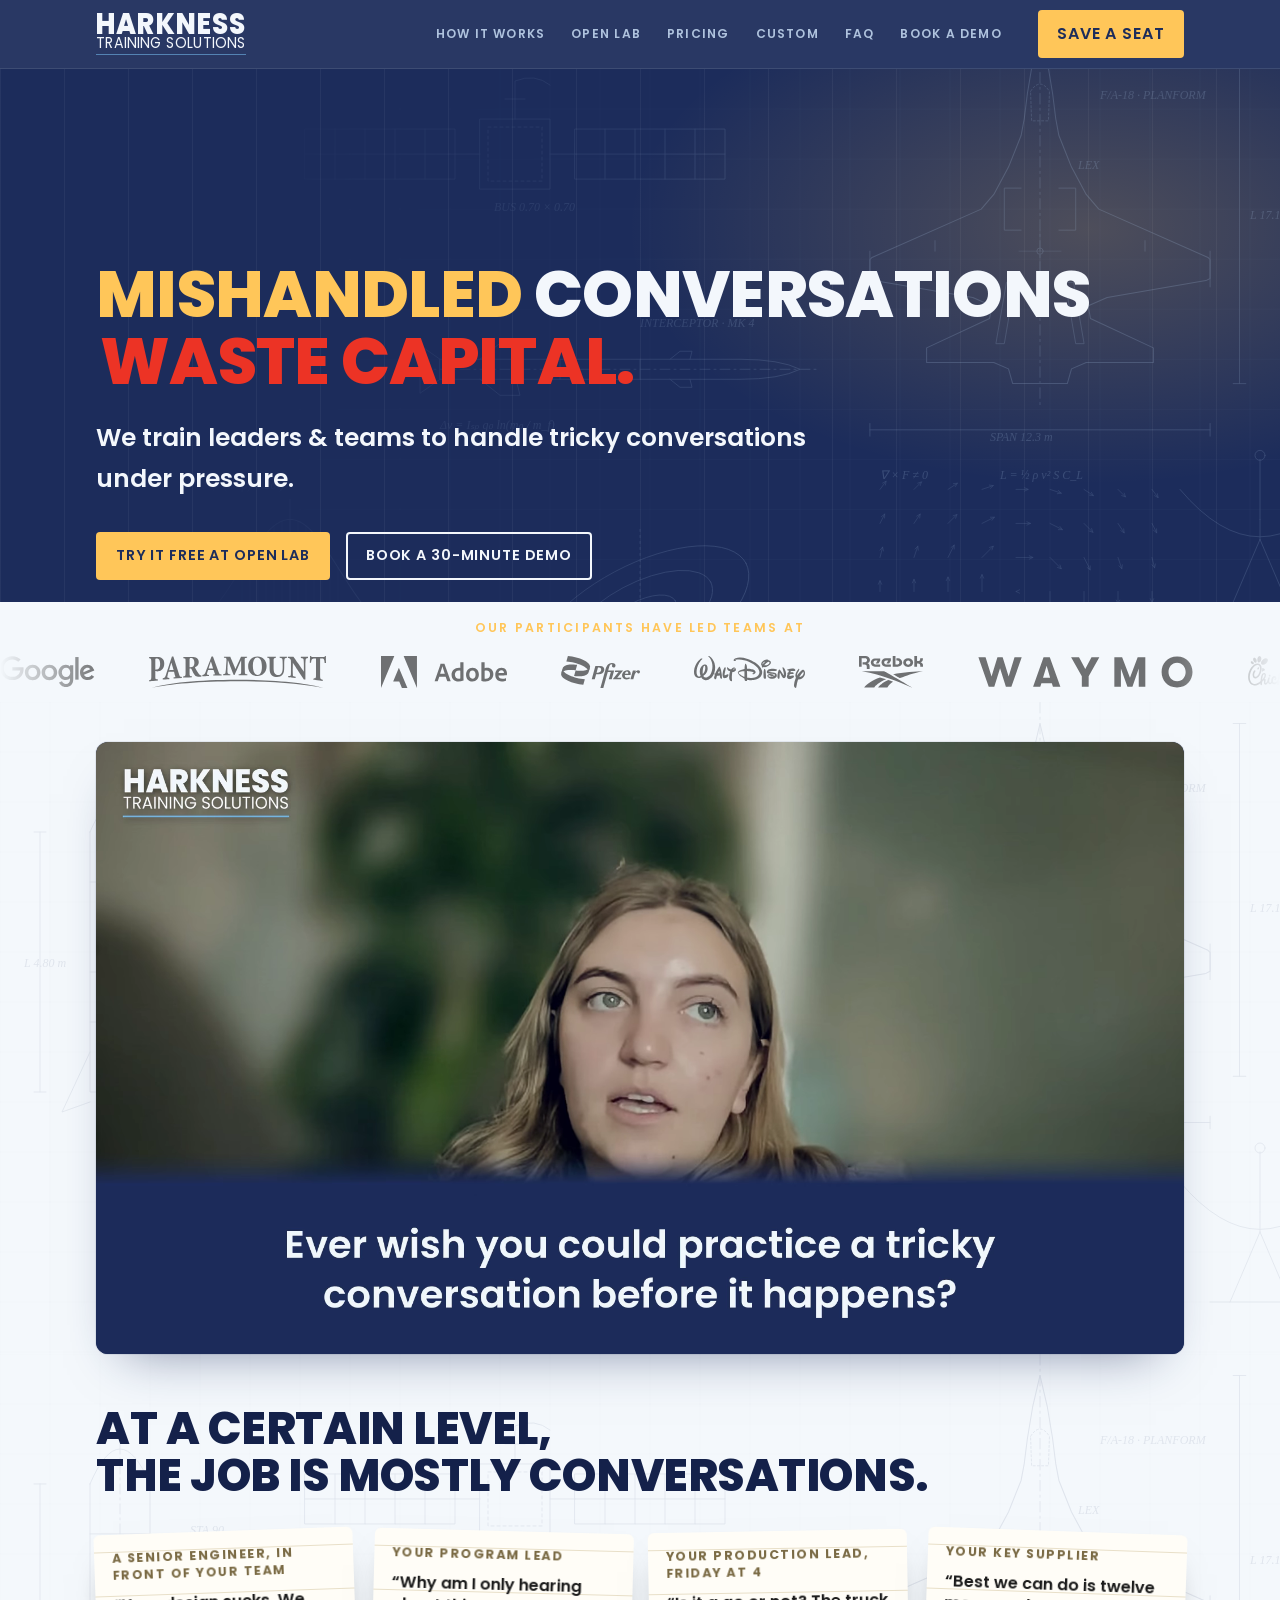
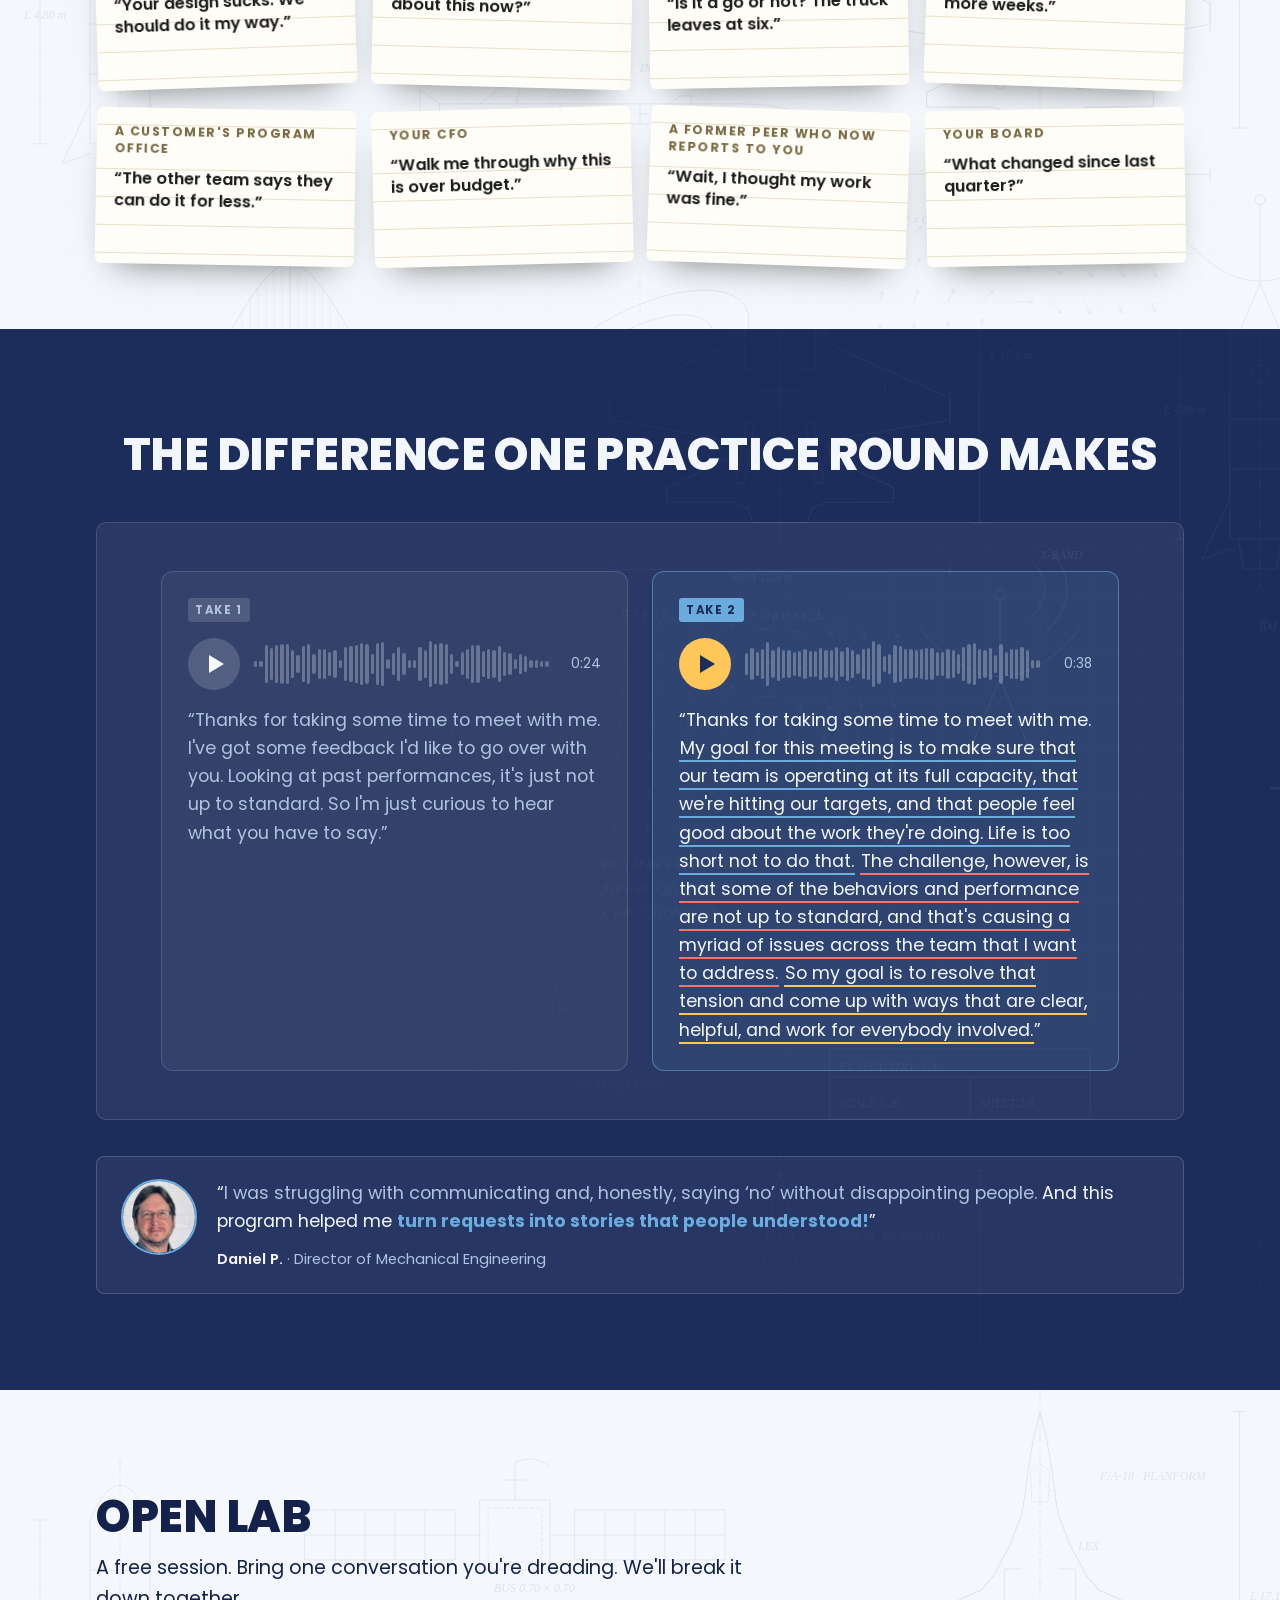
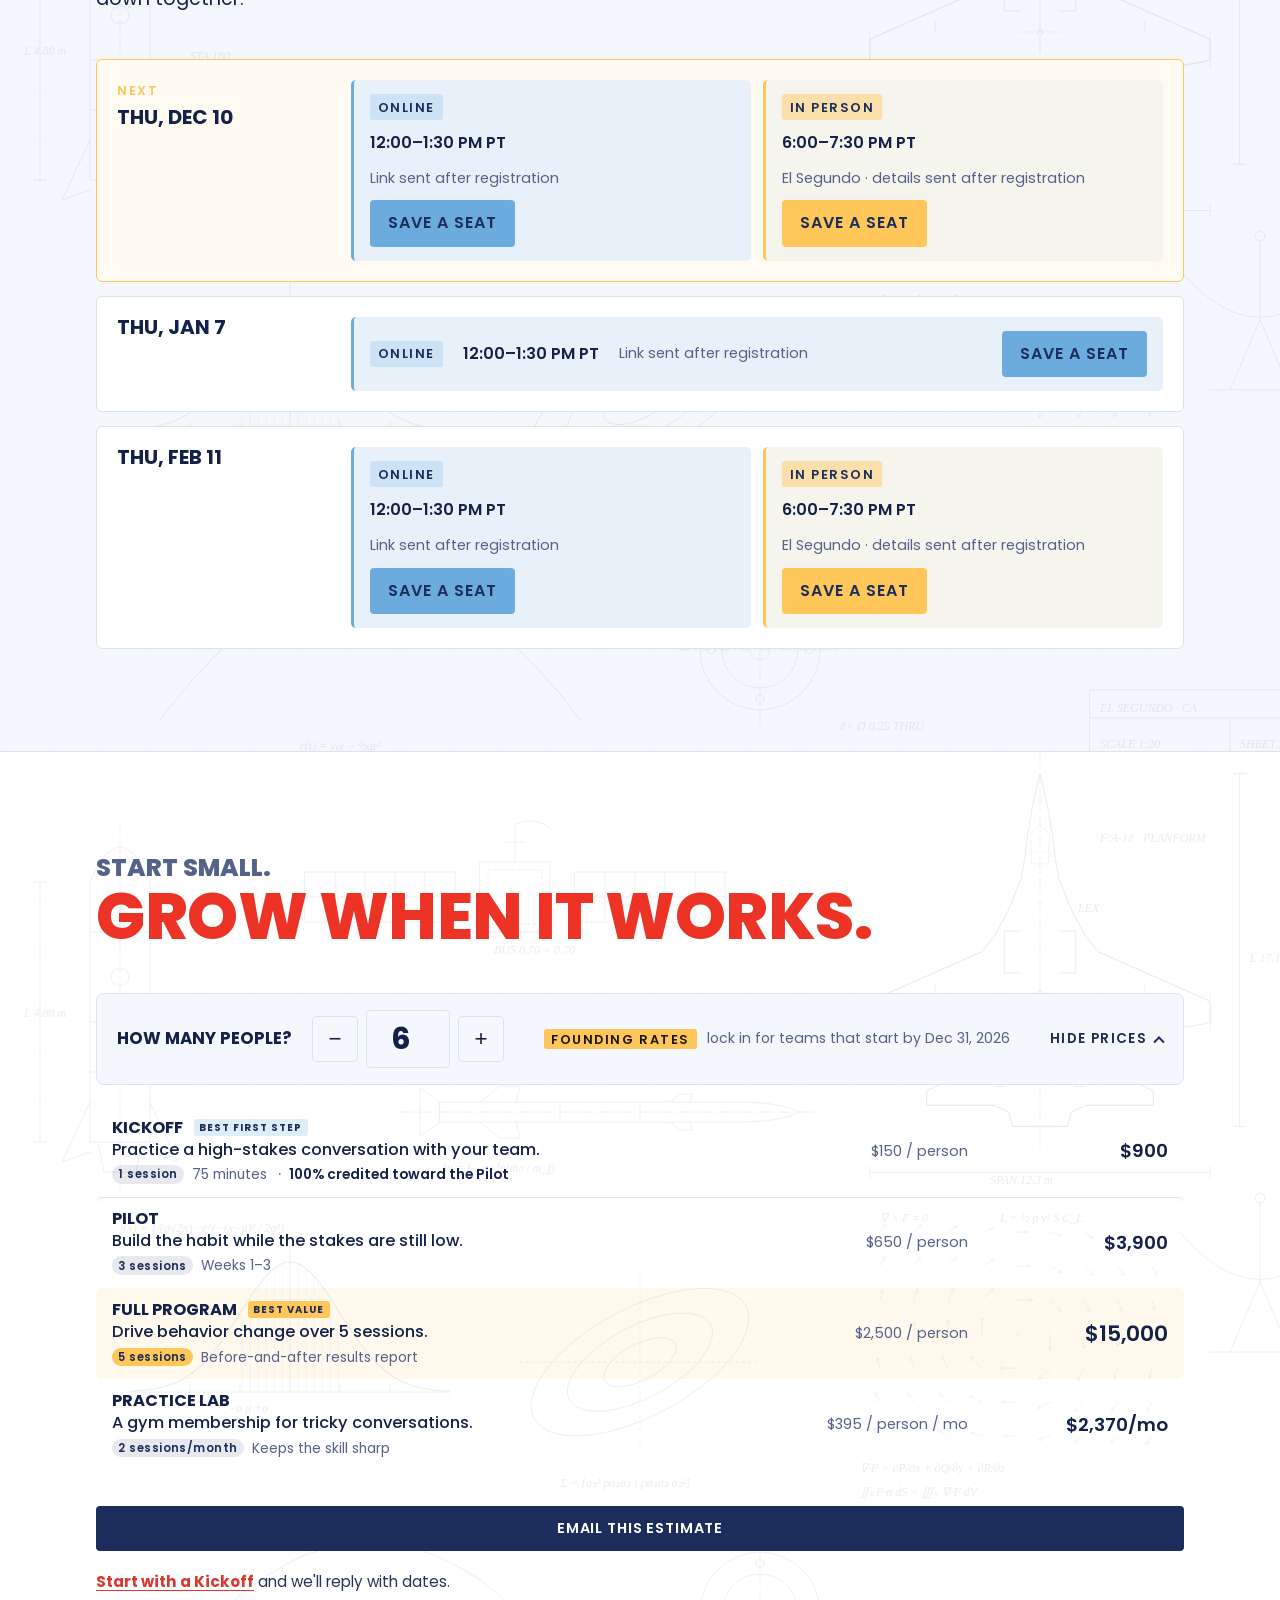
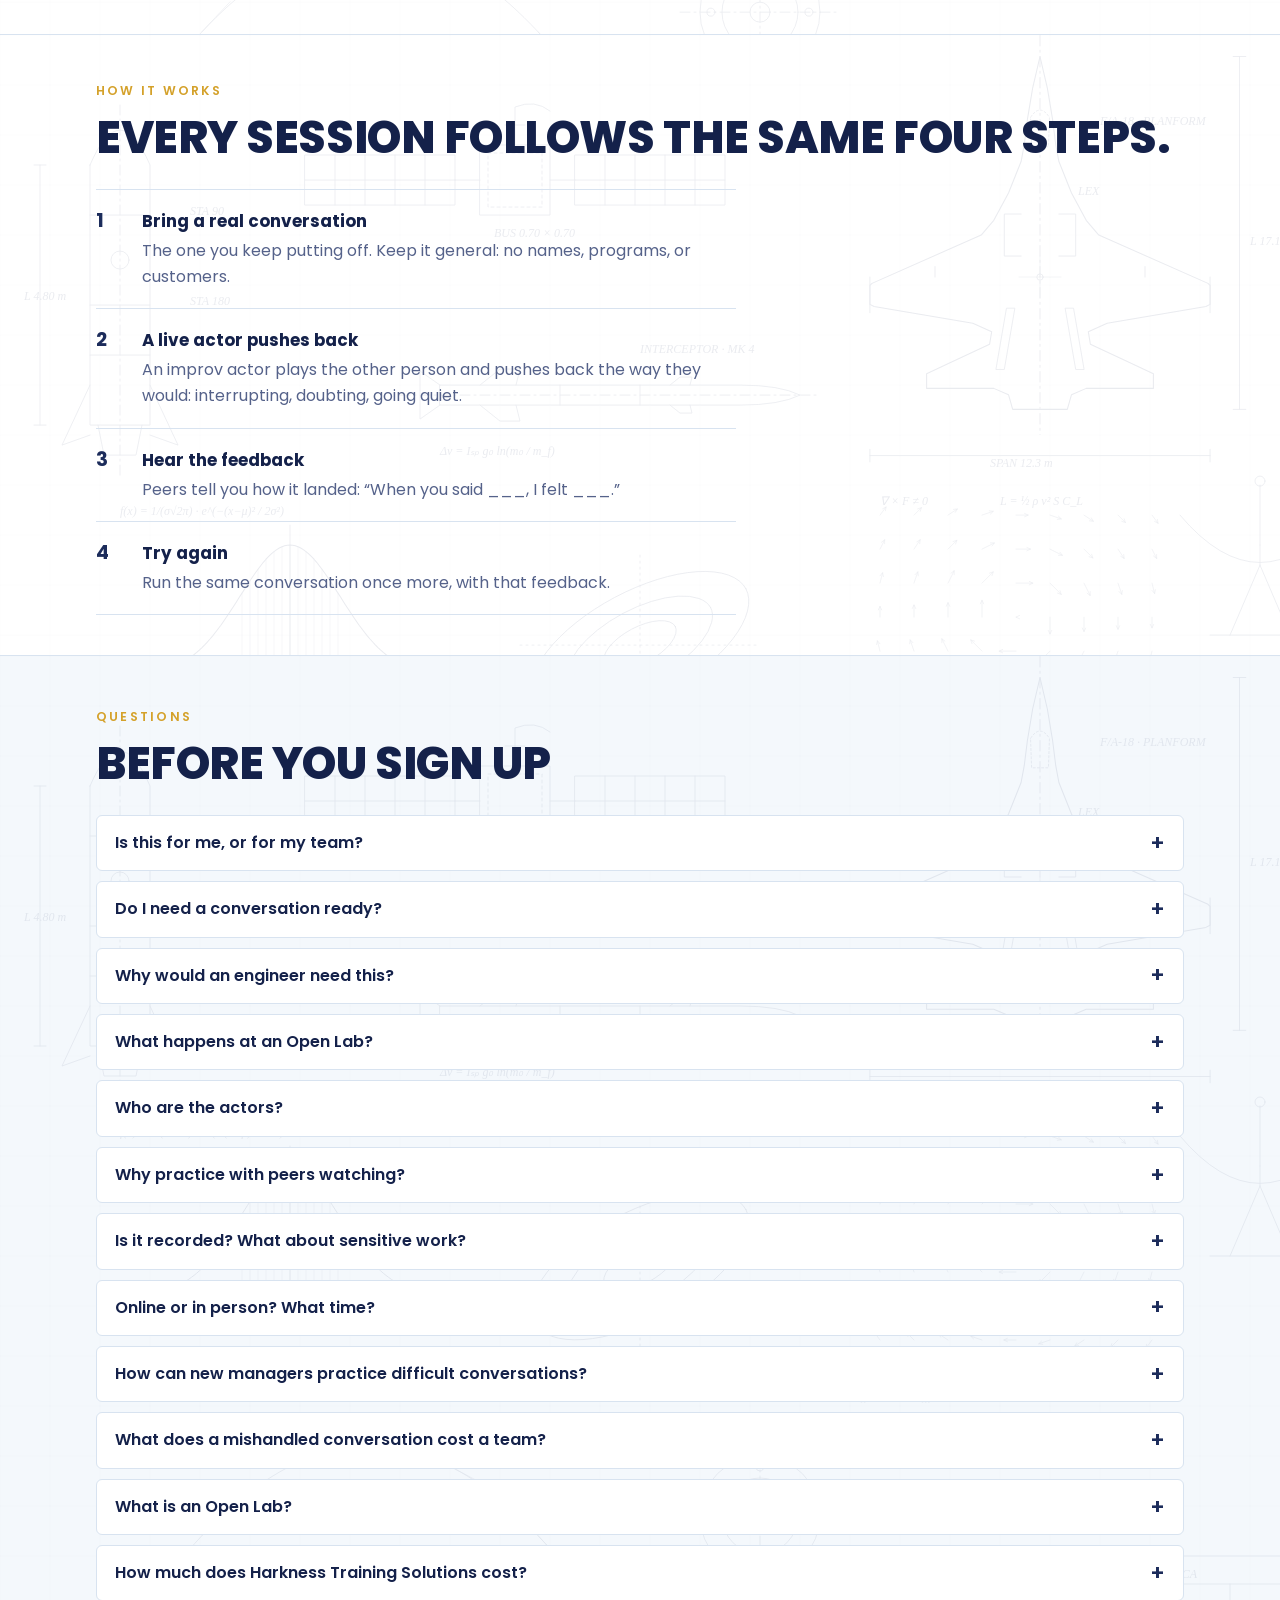
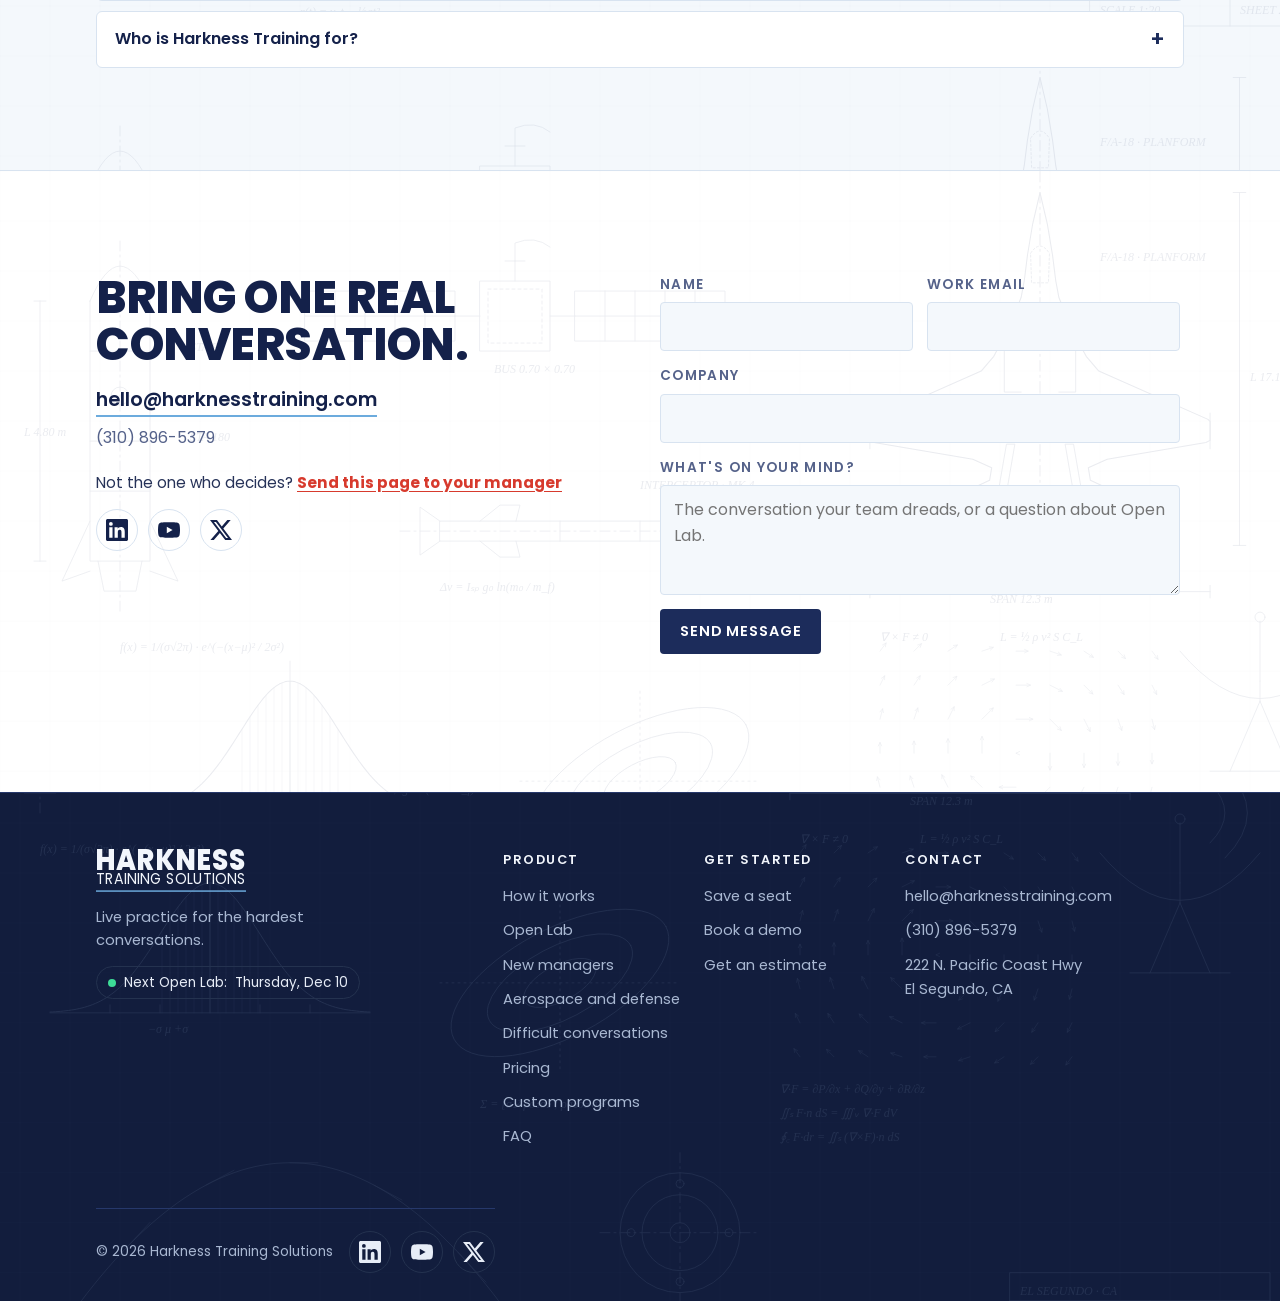
<file: pricing.html>
<!doctype html>
<html lang="en"><head><meta charset="utf-8">
<!-- Google tag (gtag.js) -->
<script async src="https://www.googletagmanager.com/gtag/js?id=G-5YFXNQWRPW"></script>
<script>
  window.dataLayer = window.dataLayer || [];
  function gtag(){dataLayer.push(arguments);}
  gtag('js', new Date());
  gtag('config', 'G-5YFXNQWRPW');
</script>
<title>Pricing for Engineering Manager Training | Harkness</title>
<meta name="description" content="Founding rates for engineering manager training. A Kickoff, Pilot, or full program for South Bay aerospace and defense teams.">
<link rel="canonical" href="https://harknesstraining.com/#programs">
<meta property="og:type" content="website">
<meta property="og:site_name" content="Harkness Training Solutions">
<meta property="og:url" content="https://harknesstraining.com/pricing">
<meta property="og:title" content="Pricing for Engineering Manager Training | Harkness">
<meta property="og:description" content="Founding rates for engineering manager training. A Kickoff, Pilot, or full program for South Bay aerospace and defense teams.">
<meta property="og:image" content="https://harknesstraining.com/assets/og.png">
<meta property="og:image:width" content="1200">
<meta property="og:image:height" content="630">
<meta property="og:image:alt" content="Harkness Training Solutions: Mishandled conversations stall careers.">
<meta name="twitter:card" content="summary_large_image">
<meta name="twitter:site" content="@harknesstrainin">
<meta name="twitter:title" content="Pricing for Engineering Manager Training | Harkness">
<meta name="twitter:description" content="Founding rates for engineering manager training. A Kickoff, Pilot, or full program for South Bay aerospace and defense teams.">
<meta name="twitter:image" content="https://harknesstraining.com/assets/og.png">
<meta http-equiv="refresh" content="0; url=index.html#programs">
<script>location.replace("index.html#programs")</script></head>
<body><h1 style="font-size:1rem;font-weight:400;margin:0"><a href="index.html#programs">Continue to Pricing</a></h1></body></html>
</file>
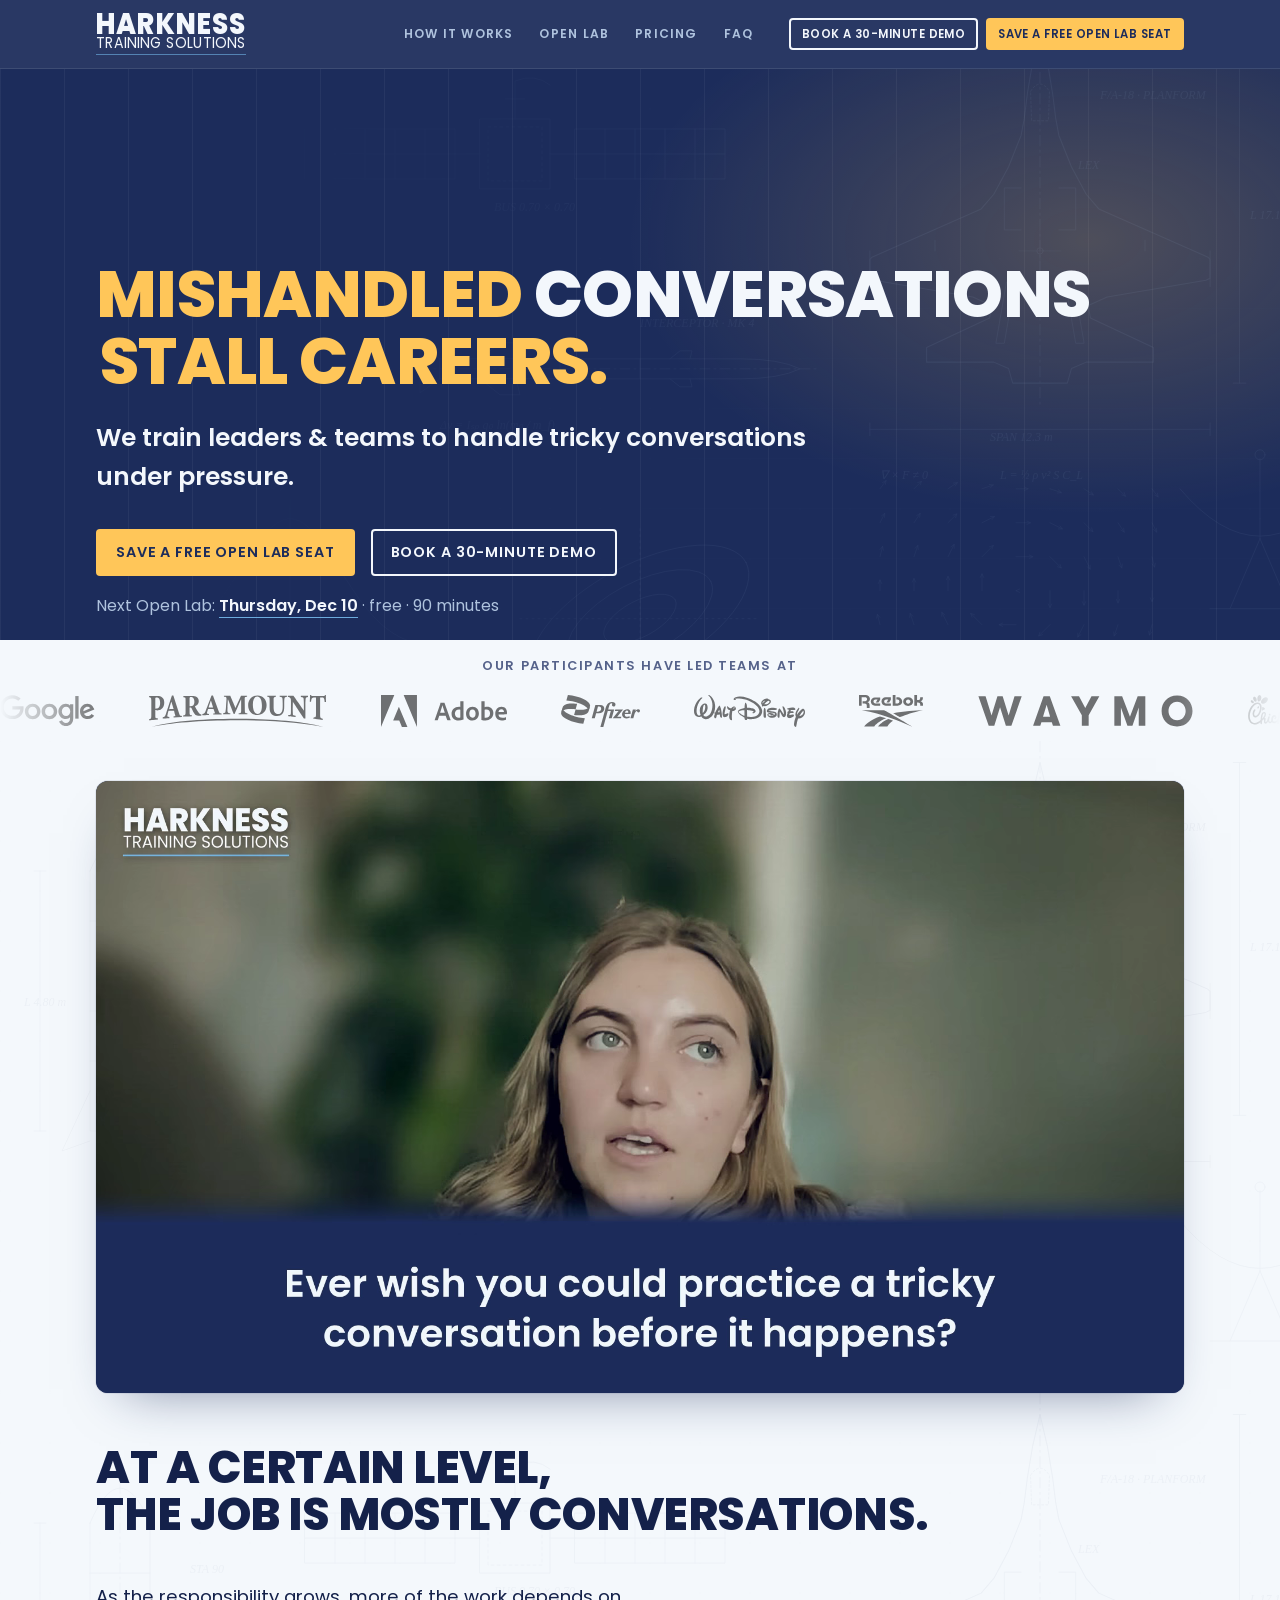
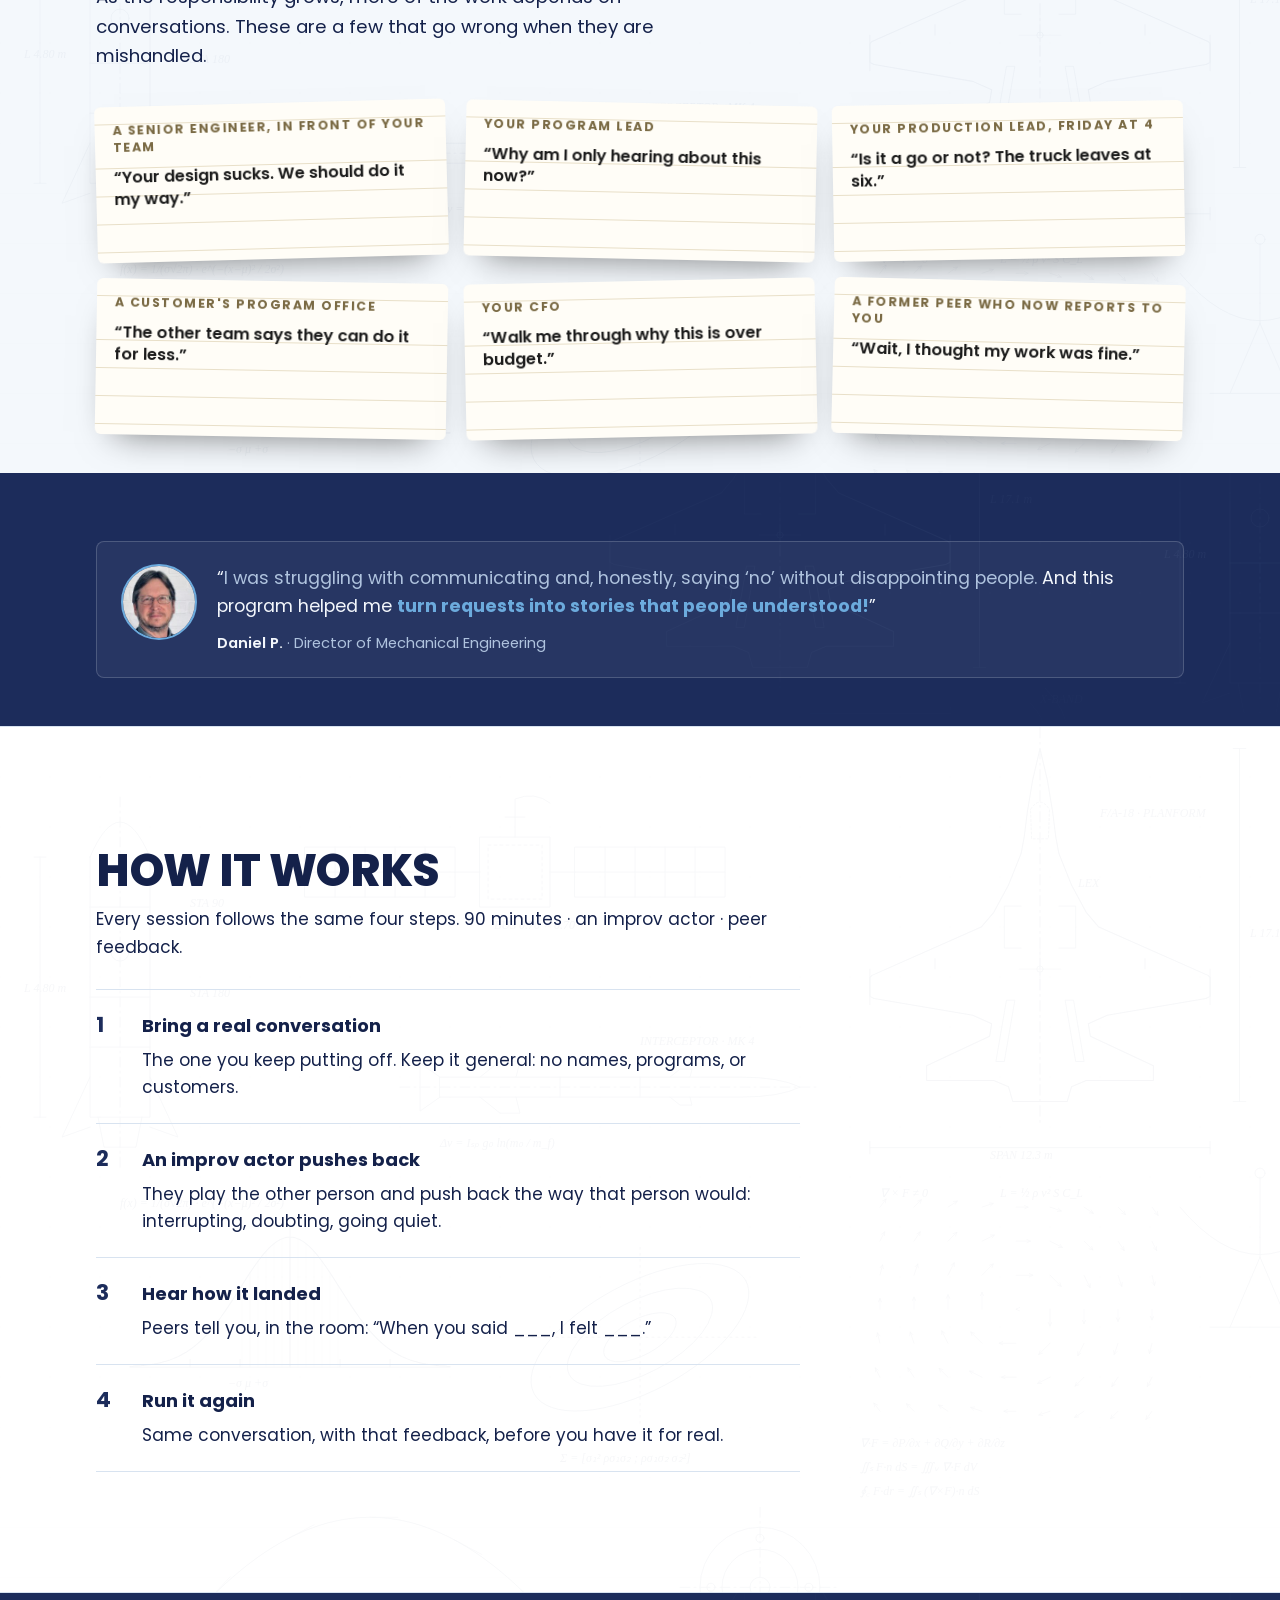
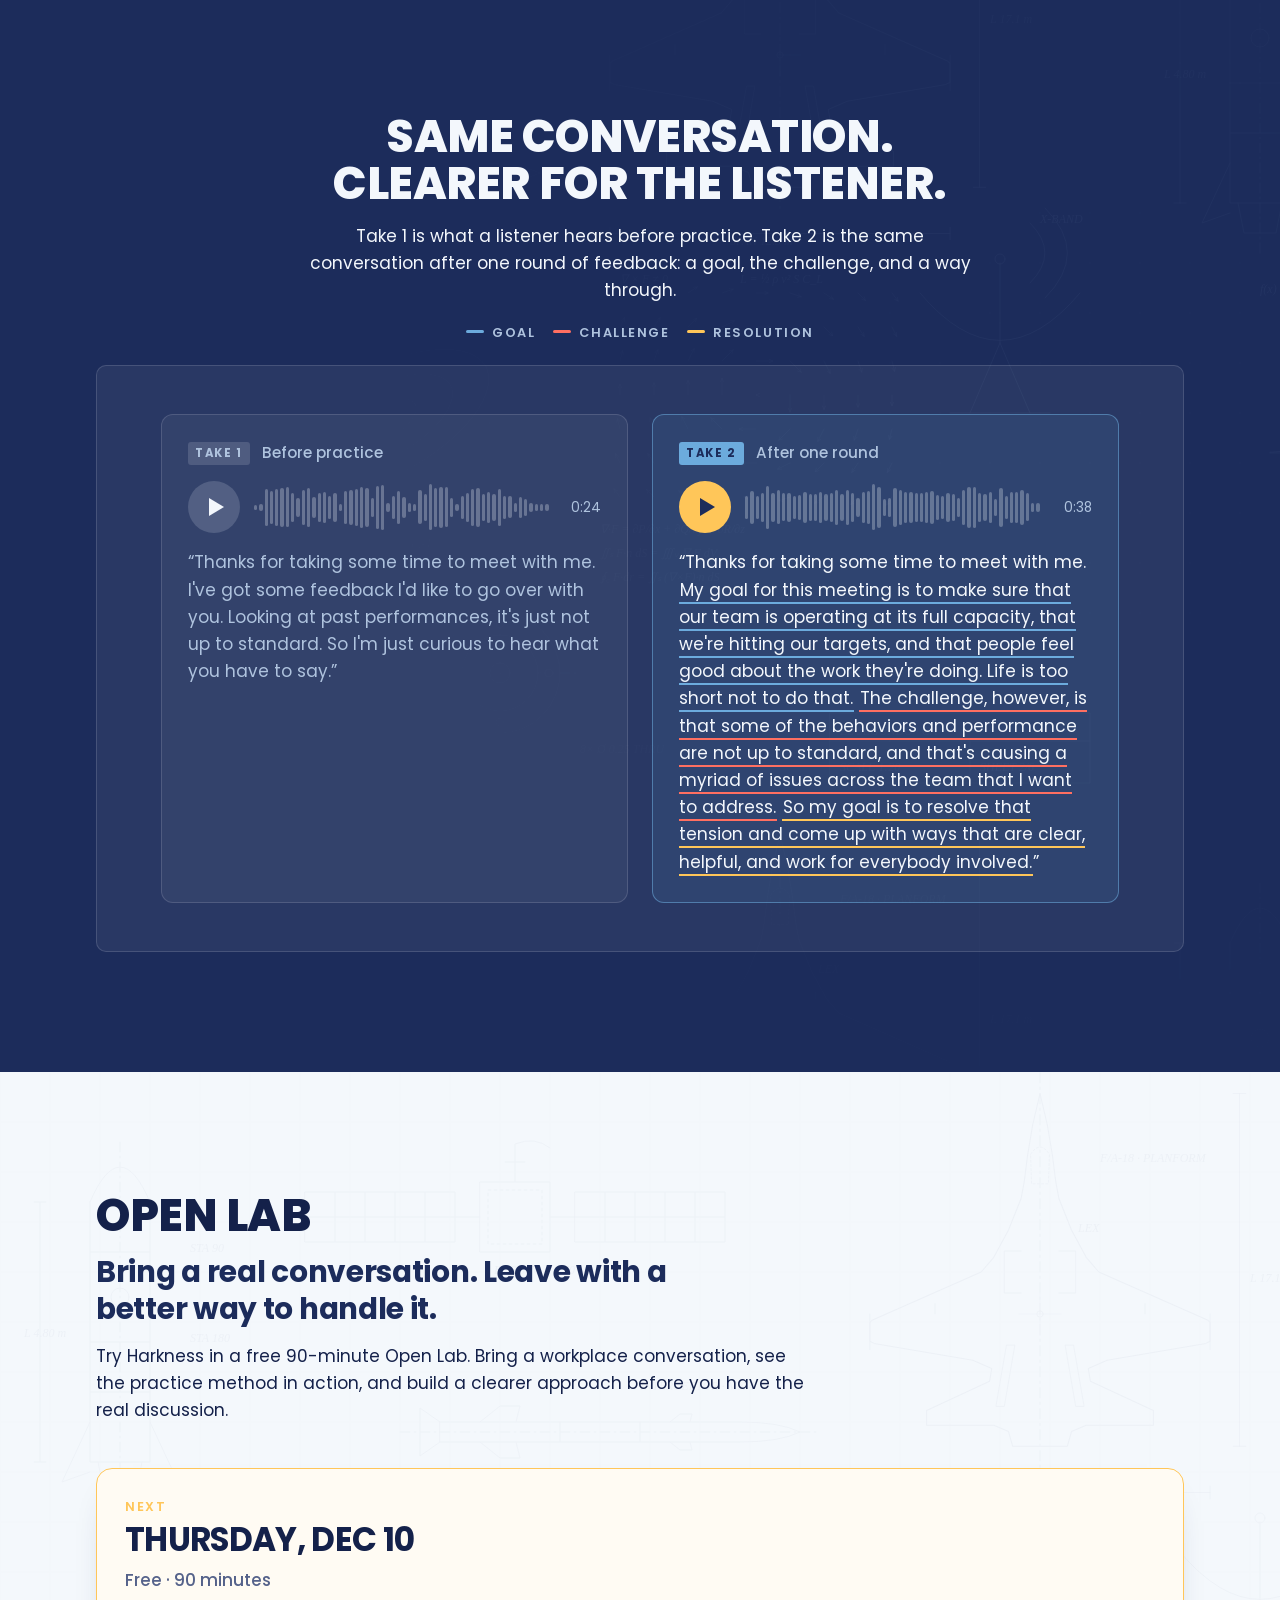
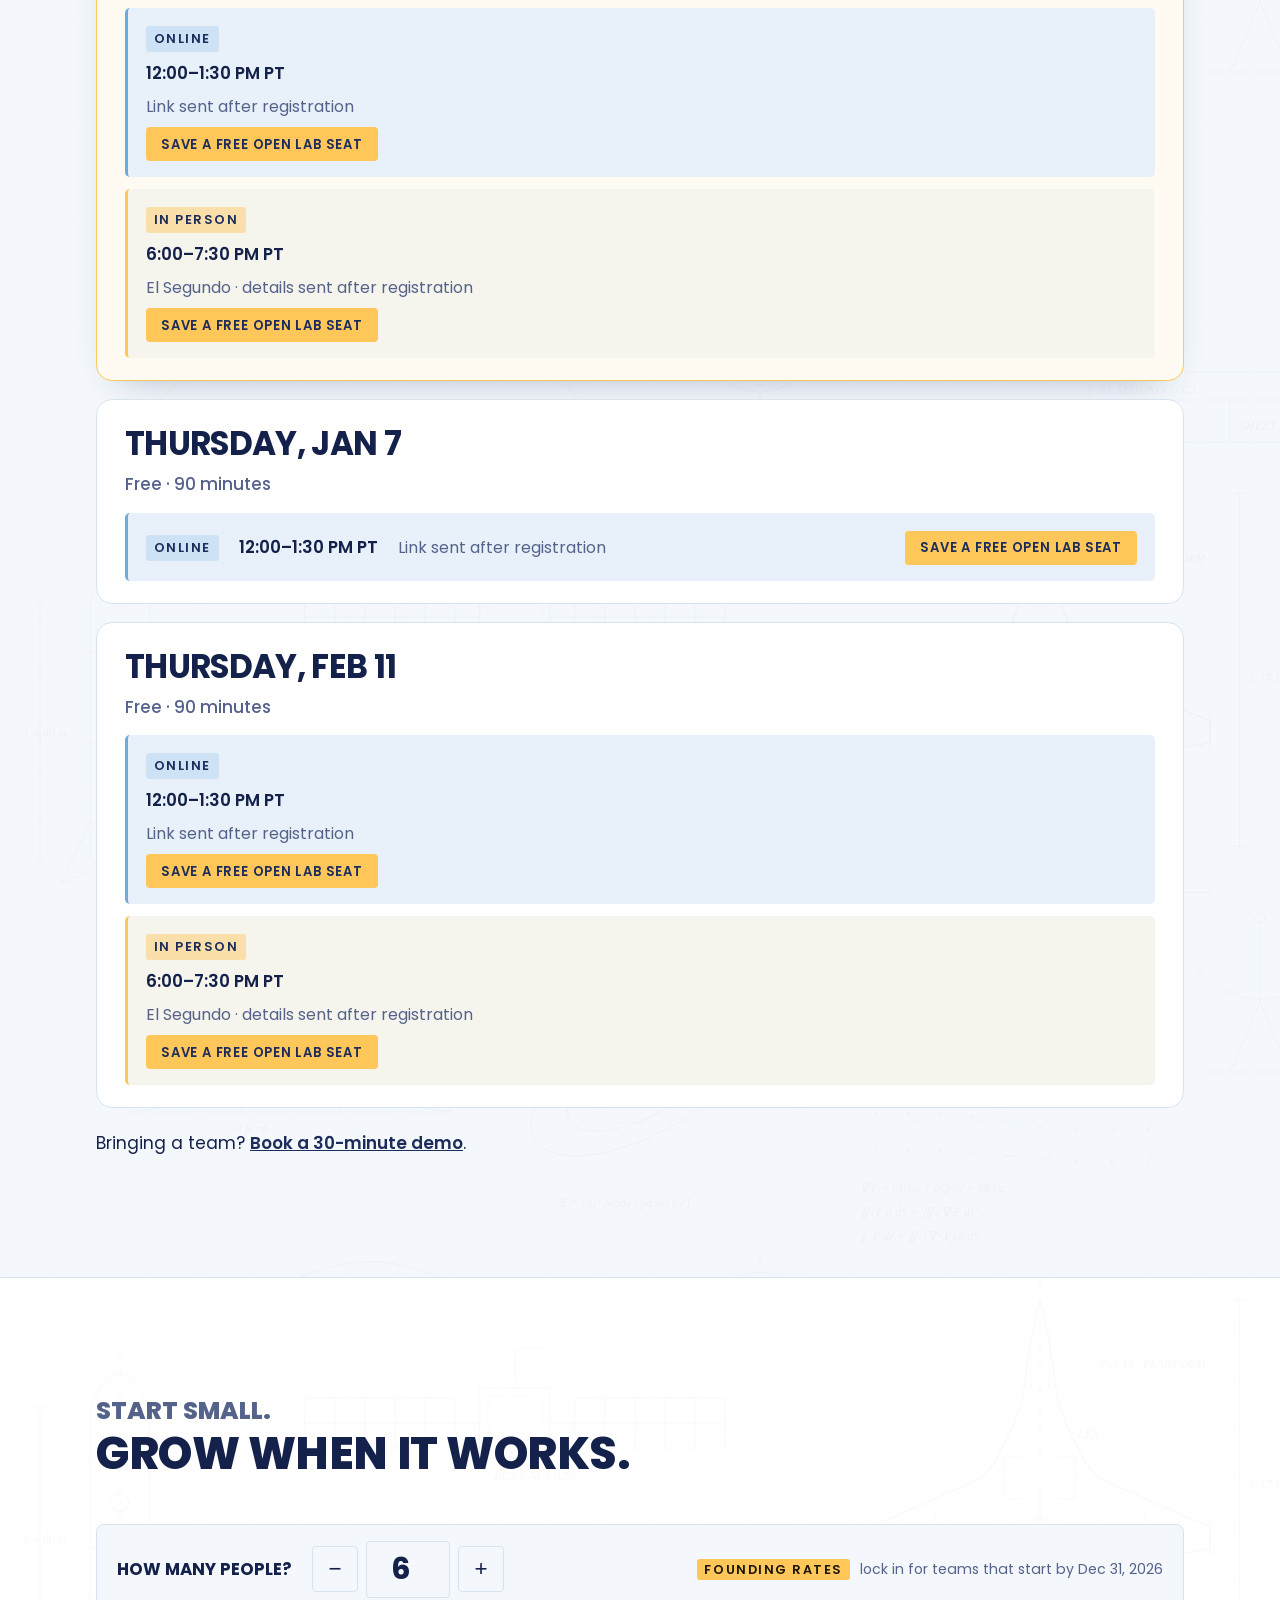
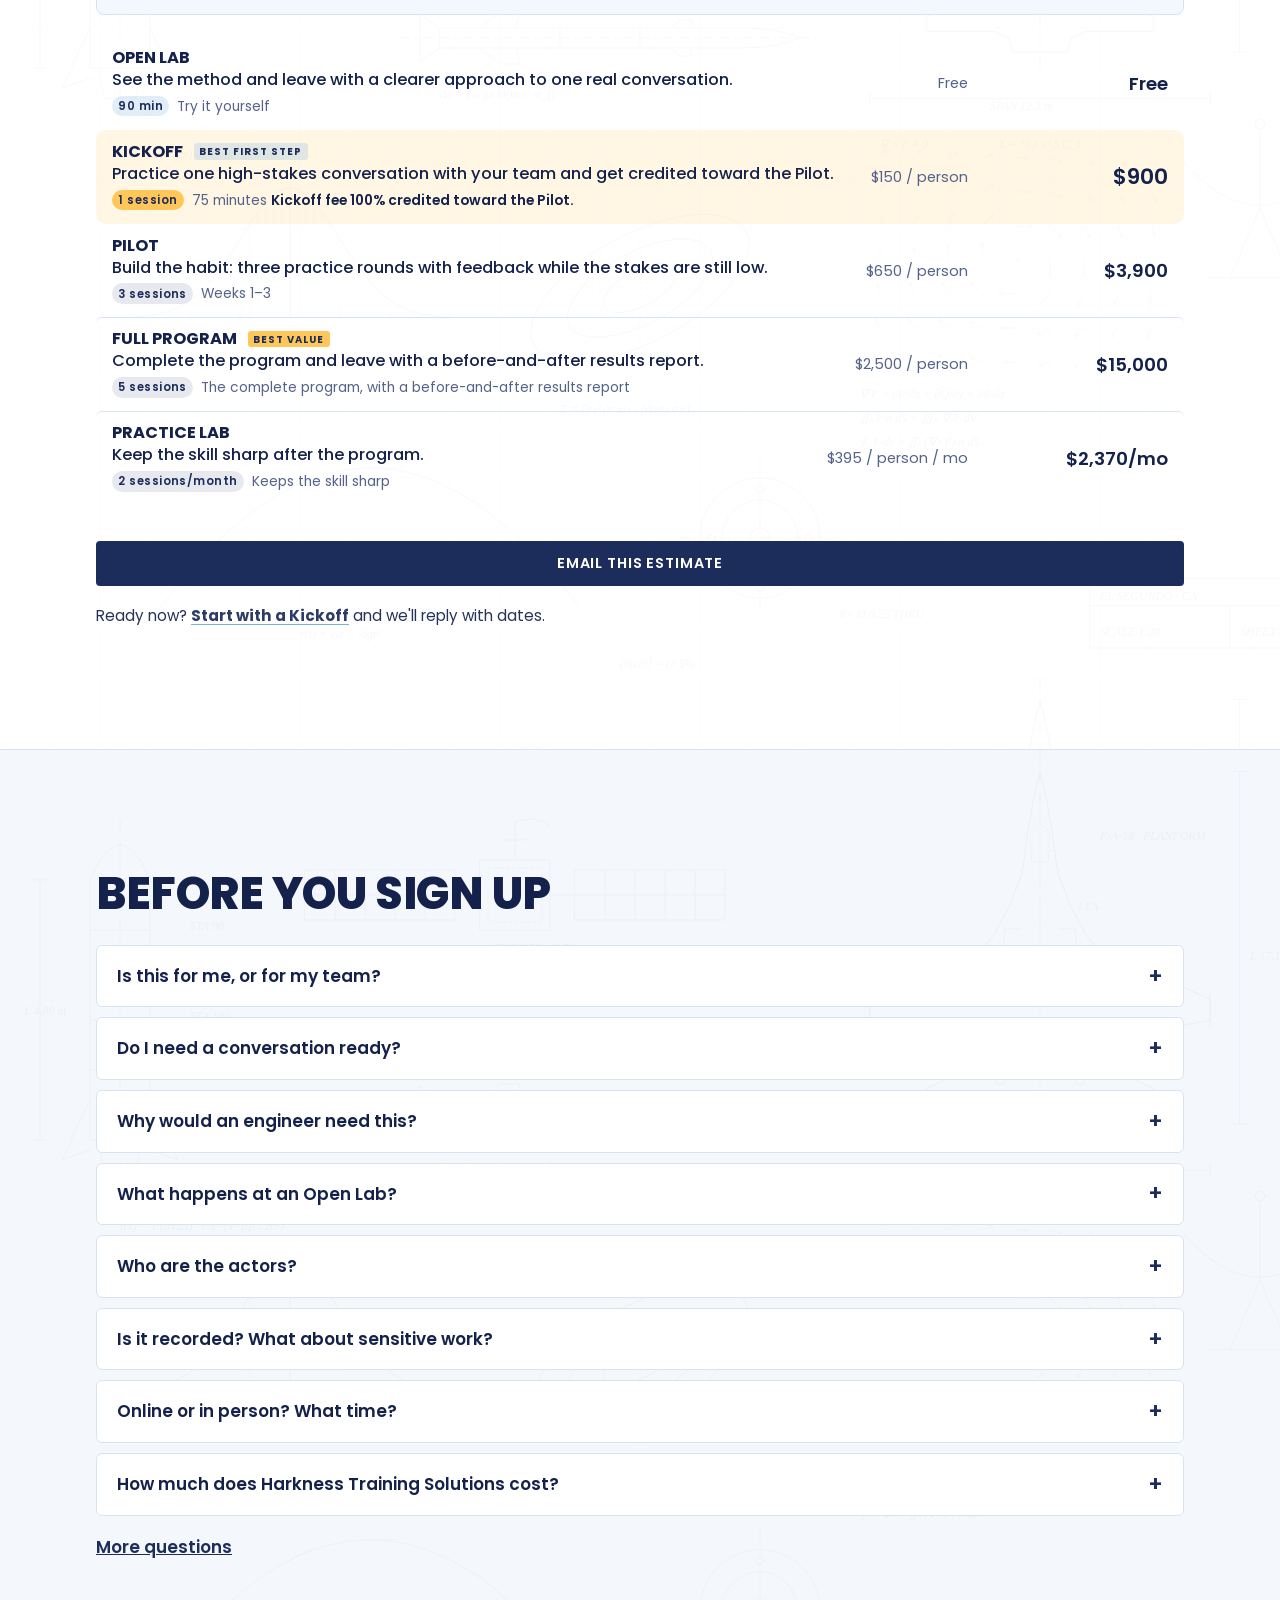
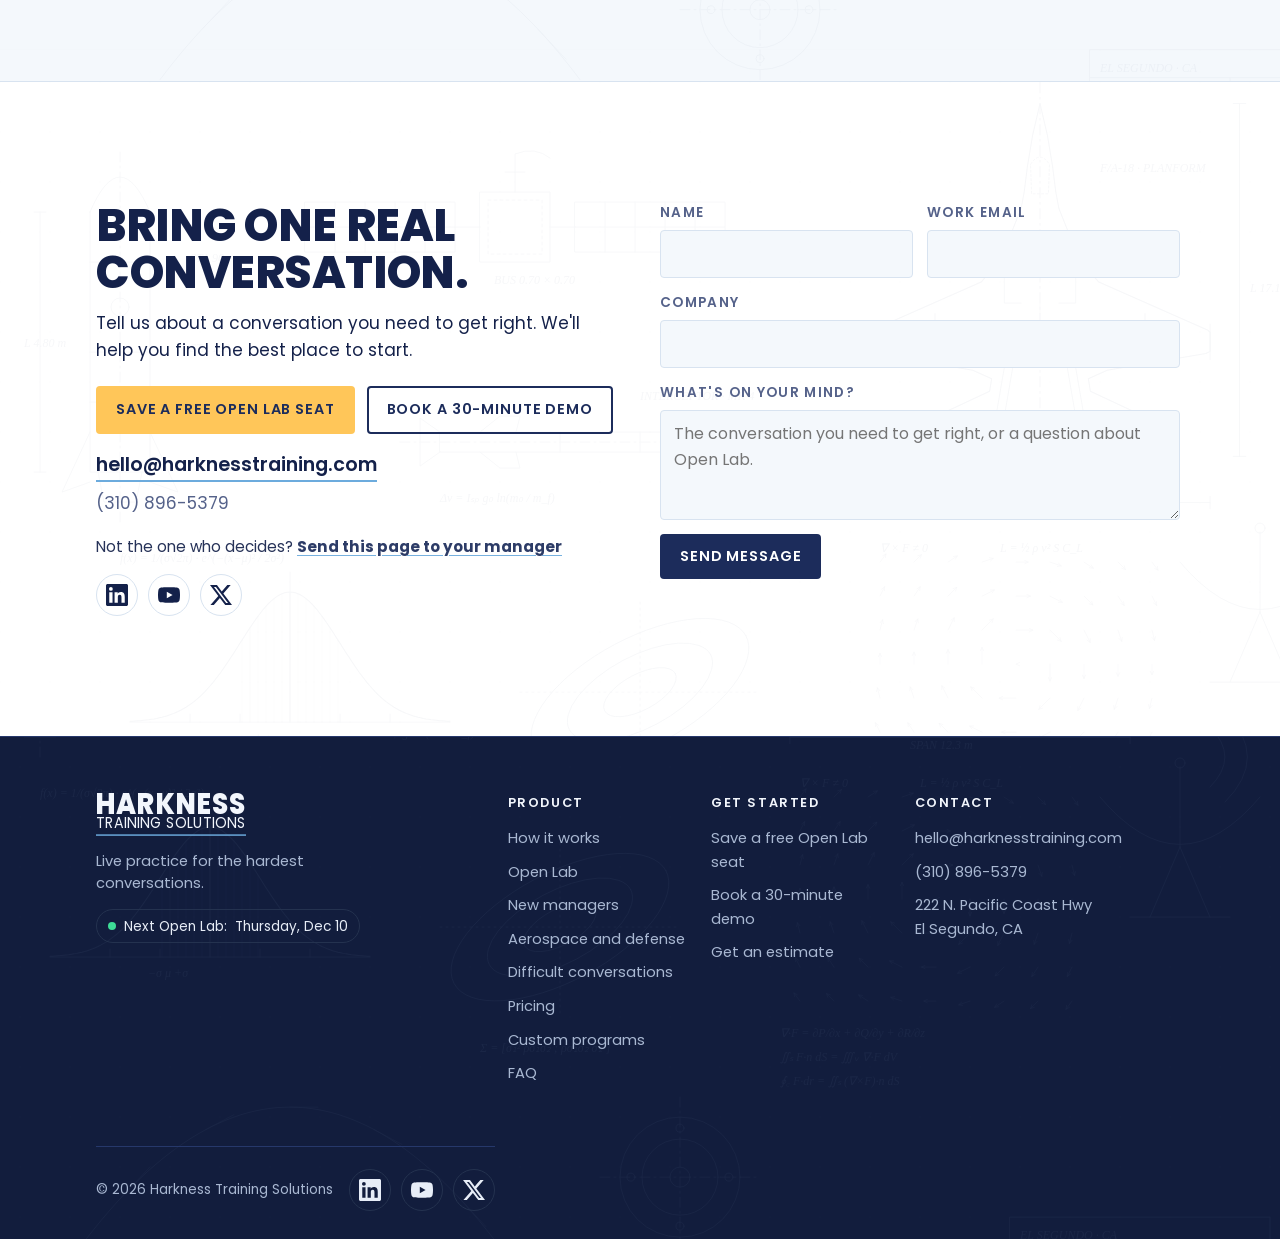
<file: preview/home-rewrite.html>
<!doctype html>
<html lang="en">
<head>
<meta charset="utf-8">
<meta name="viewport" content="width=device-width, initial-scale=1, viewport-fit=cover">
<meta name="robots" content="noindex, nofollow">
<title>Engineering Manager Training in El Segundo | Harkness</title>
<meta name="claude:viewport-fit-sides" content="cover">
<meta name="description" content="Train new engineering managers at South Bay aerospace, space, and defense companies to handle high-stakes conversations. Learn, practice, feedback. El Segundo.">
<link rel="canonical" href="https://harknesstraining.com/preview/home-rewrite.html">
<meta name="theme-color" content="#1C2C5B">
<link rel="icon" href="../assets/favicon.svg" type="image/svg+xml">
<link rel="apple-touch-icon" href="../assets/apple-touch-icon.png">
<meta property="og:type" content="website">
<meta property="og:site_name" content="Harkness Training Solutions">
<meta property="og:url" content="https://harknesstraining.com/preview/home-rewrite.html">
<meta property="og:title" content="Engineering Manager Training in El Segundo | Harkness">
<meta property="og:description" content="Train new engineering managers at South Bay aerospace, space, and defense companies to handle high-stakes conversations. Learn, practice, feedback. El Segundo.">
<meta property="og:image" content="https://harknesstraining.com/assets/og.png">
<meta property="og:image:width" content="1200">
<meta property="og:image:height" content="630">
<meta property="og:image:alt" content="Harkness Training Solutions: Mishandled conversations stall careers.">
<meta name="twitter:card" content="summary_large_image">
<meta name="twitter:site" content="@harknesstrainin">
<meta name="twitter:title" content="Engineering Manager Training in El Segundo | Harkness">
<meta name="twitter:description" content="Train new engineering managers at South Bay aerospace, space, and defense companies to handle high-stakes conversations. Learn, practice, feedback. El Segundo.">
<meta name="twitter:image" content="https://harknesstraining.com/assets/og.png">
<link rel="preconnect" href="https://fonts.googleapis.com">
<link rel="preconnect" href="https://fonts.gstatic.com" crossorigin>
<link rel="stylesheet" href="https://fonts.googleapis.com/css2?family=Poppins:wght@400;500;600;700;800&display=swap">
<link rel="stylesheet" href="../assets/site.css?v=59">
<link rel="stylesheet" href="../assets/preview-home.css?v=1">
<link rel="prefetch" href="../index.html"><link rel="prefetch" href="../demo.html"><link rel="prefetch" href="../custom.html">
<script src="../assets/site.js?v=60"></script>
<script src="../assets/preview-home.js?v=1"></script>
<script type="application/ld+json">
{
  "@context": "https://schema.org",
  "@graph": [
    {
      "@type": "Organization",
      "@id": "https://harknesstraining.com/#organization",
      "name": "Harkness Training Solutions",
      "alternateName": [
        "Harkness Training",
        "HTS"
      ],
      "url": "https://harknesstraining.com/",
      "description": "Practice-under-pressure training that helps leaders rehearse hard conversations before they are real. Mishandled conversations cost teams trust, talent, and time.",
      "email": "hello@harknesstraining.com",
      "telephone": "+13108965379",
      "logo": {
        "@type": "ImageObject",
        "url": "https://harknesstraining.com/assets/apple-touch-icon.png",
        "width": 180,
        "height": 180
      },
      "sameAs": [
        "https://www.linkedin.com/company/144037123",
        "https://www.youtube.com/@harknesstraining",
        "https://x.com/harknesstrainin",
        "https://www.instagram.com/harknesstraining"
      ]
    },
    {
      "@type": "ProfessionalService",
      "@id": "https://harknesstraining.com/#business",
      "name": "Harkness Training Solutions",
      "url": "https://harknesstraining.com/",
      "image": "https://harknesstraining.com/assets/og.png",
      "email": "hello@harknesstraining.com",
      "telephone": "+13108965379",
      "address": {
        "@type": "PostalAddress",
        "streetAddress": "222 N. Pacific Coast Hwy",
        "addressLocality": "El Segundo",
        "addressRegion": "CA",
        "addressCountry": "US"
      },
      "areaServed": [
        {
          "@type": "City",
          "name": "El Segundo"
        },
        {
          "@type": "AdministrativeArea",
          "name": "South Bay"
        },
        {
          "@type": "City",
          "name": "Los Angeles"
        }
      ],
      "parentOrganization": {
        "@id": "https://harknesstraining.com/#organization"
      }
    },
    {
      "@type": "Event",
      "name": "Open Lab (online)",
      "description": "Bring one conversation you're dreading. We'll break it down together. Online session.",
      "startDate": "2026-11-19T12:00:00-08:00",
      "endDate": "2026-11-19T13:30:00-08:00",
      "eventAttendanceMode": "https://schema.org/OnlineEventAttendanceMode",
      "eventStatus": "https://schema.org/EventScheduled",
      "isAccessibleForFree": true,
      "organizer": {
        "@id": "https://harknesstraining.com/#organization"
      },
      "location": {
        "@type": "VirtualLocation",
        "url": "https://harknesstraining.com/open-lab"
      }
    },
    {
      "@type": "Event",
      "name": "Open Lab (online)",
      "description": "Bring one conversation you're dreading. We'll break it down together. Online session.",
      "startDate": "2026-12-10T12:00:00-08:00",
      "endDate": "2026-12-10T13:30:00-08:00",
      "eventAttendanceMode": "https://schema.org/OnlineEventAttendanceMode",
      "eventStatus": "https://schema.org/EventScheduled",
      "isAccessibleForFree": true,
      "organizer": {
        "@id": "https://harknesstraining.com/#organization"
      },
      "location": {
        "@type": "VirtualLocation",
        "url": "https://harknesstraining.com/open-lab"
      }
    },
    {
      "@type": "Event",
      "name": "Open Lab (in person, El Segundo)",
      "description": "Bring one conversation you're dreading. We'll break it down together. In person in El Segundo; details sent after registration.",
      "startDate": "2026-12-10T18:00:00-08:00",
      "endDate": "2026-12-10T19:30:00-08:00",
      "eventAttendanceMode": "https://schema.org/OfflineEventAttendanceMode",
      "eventStatus": "https://schema.org/EventScheduled",
      "isAccessibleForFree": true,
      "organizer": {
        "@id": "https://harknesstraining.com/#organization"
      },
      "location": {
        "@type": "Place",
        "name": "El Segundo",
        "address": {
          "@type": "PostalAddress",
          "addressLocality": "El Segundo",
          "addressRegion": "CA",
          "addressCountry": "US"
        }
      }
    },
    {
      "@type": "Event",
      "name": "Open Lab (online)",
      "description": "Bring one conversation you're dreading. We'll break it down together. Online session.",
      "startDate": "2027-01-07T12:00:00-08:00",
      "endDate": "2027-01-07T13:30:00-08:00",
      "eventAttendanceMode": "https://schema.org/OnlineEventAttendanceMode",
      "eventStatus": "https://schema.org/EventScheduled",
      "isAccessibleForFree": true,
      "organizer": {
        "@id": "https://harknesstraining.com/#organization"
      },
      "location": {
        "@type": "VirtualLocation",
        "url": "https://harknesstraining.com/open-lab"
      }
    },
    {
      "@type": "Service",
      "@id": "https://harknesstraining.com/#service-open-lab",
      "name": "Open Lab",
      "serviceType": "Difficult conversation practice",
      "description": "A free 90-minute session. Bring one conversation you are dreading, or watch. Learn a simple storytelling framework, practice it with an improv actor, and hear how it landed from peers.",
      "url": "https://harknesstraining.com/open-lab",
      "provider": {
        "@id": "https://harknesstraining.com/#organization"
      },
      "areaServed": [
        {
          "@type": "City",
          "name": "El Segundo"
        },
        {
          "@type": "AdministrativeArea",
          "name": "South Bay"
        }
      ],
      "offers": {
        "@type": "Offer",
        "name": "Open Lab",
        "price": "0",
        "priceCurrency": "USD",
        "availability": "https://schema.org/InStock",
        "url": "https://harknesstraining.com/open-lab",
        "description": "Free. 90 minutes. Online at 12:00–1:30 PM Pacific, and once a month in person in El Segundo at 6:00–7:30 PM Pacific."
      }
    },
    {
      "@type": "Service",
      "@id": "https://harknesstraining.com/#service-demo",
      "name": "Team demo",
      "serviceType": "Difficult conversation practice",
      "description": "A free 30-minute demo for teams that want to see the practice before a Kickoff.",
      "url": "https://harknesstraining.com/demo",
      "provider": {
        "@id": "https://harknesstraining.com/#organization"
      },
      "offers": {
        "@type": "Offer",
        "name": "Team demo",
        "price": "0",
        "priceCurrency": "USD",
        "availability": "https://schema.org/InStock",
        "url": "https://harknesstraining.com/demo",
        "description": "Free. 30 minutes."
      }
    },
    {
      "@type": "Service",
      "@id": "https://harknesstraining.com/#service-kickoff",
      "name": "Kickoff",
      "serviceType": "Difficult conversation practice",
      "description": "One 75-minute session for a team. The fee is credited in full toward the Pilot.",
      "url": "https://harknesstraining.com/#programs",
      "provider": {
        "@id": "https://harknesstraining.com/#organization"
      },
      "offers": {
        "@type": "Offer",
        "name": "Kickoff",
        "price": "150",
        "priceCurrency": "USD",
        "availability": "https://schema.org/InStock",
        "priceValidUntil": "2026-12-31",
        "url": "https://harknesstraining.com/#programs",
        "description": "$150 per person. One 75-minute session, credited in full toward the Pilot. Founding rate for teams that start by Dec 31, 2026. Teams of 15 to 20 people get 10% off."
      }
    },
    {
      "@type": "Service",
      "@id": "https://harknesstraining.com/#service-pilot",
      "name": "Pilot",
      "serviceType": "Difficult conversation practice",
      "description": "Three sessions over weeks 1–3.",
      "url": "https://harknesstraining.com/#programs",
      "provider": {
        "@id": "https://harknesstraining.com/#organization"
      },
      "offers": {
        "@type": "Offer",
        "name": "Pilot",
        "price": "650",
        "priceCurrency": "USD",
        "availability": "https://schema.org/InStock",
        "priceValidUntil": "2026-12-31",
        "url": "https://harknesstraining.com/#programs",
        "description": "$650 per person. Three sessions. Founding rate for teams that start by Dec 31, 2026. Teams of 15 to 20 people get 10% off."
      }
    },
    {
      "@type": "Service",
      "@id": "https://harknesstraining.com/#service-full",
      "name": "Full Program",
      "serviceType": "Difficult conversation practice",
      "description": "Five sessions, with a before-and-after results report.",
      "url": "https://harknesstraining.com/#programs",
      "provider": {
        "@id": "https://harknesstraining.com/#organization"
      },
      "offers": {
        "@type": "Offer",
        "name": "Full Program",
        "price": "2500",
        "priceCurrency": "USD",
        "availability": "https://schema.org/InStock",
        "priceValidUntil": "2026-12-31",
        "url": "https://harknesstraining.com/#programs",
        "description": "$2,500 per person. Five sessions, with a before-and-after results report. Founding rate for teams that start by Dec 31, 2026. Teams of 15 to 20 people get 10% off."
      }
    },
    {
      "@type": "Service",
      "@id": "https://harknesstraining.com/#service-practice-lab",
      "name": "Practice Lab",
      "serviceType": "Difficult conversation practice",
      "description": "Two sessions a month, to keep the skill sharp. The team rate does not apply.",
      "url": "https://harknesstraining.com/#programs",
      "provider": {
        "@id": "https://harknesstraining.com/#organization"
      },
      "offers": {
        "@type": "Offer",
        "name": "Practice Lab",
        "price": "395",
        "priceCurrency": "USD",
        "availability": "https://schema.org/InStock",
        "priceValidUntil": "2026-12-31",
        "url": "https://harknesstraining.com/#programs",
        "description": "$395 per person per month. Two sessions a month.",
        "priceSpecification": {
          "@type": "UnitPriceSpecification",
          "price": "395",
          "priceCurrency": "USD",
          "unitText": "per person per month",
          "referenceQuantity": {
            "@type": "QuantitativeValue",
            "value": "1",
            "unitCode": "MON"
          }
        }
      }
    },
    {
      "@type": "Service",
      "@id": "https://harknesstraining.com/#service-custom",
      "name": "Custom program",
      "serviceType": "Difficult conversation practice",
      "description": "Scenarios written from the conversations a team's leaders keep facing. Actors are briefed to push back the way those people do. The team sets the schedule. Quoted per team; no public list price.",
      "url": "https://harknesstraining.com/custom",
      "provider": {
        "@id": "https://harknesstraining.com/#organization"
      },
      "offers": {
        "@type": "Offer",
        "name": "Custom program",
        "availability": "https://schema.org/InStock",
        "url": "https://harknesstraining.com/custom",
        "description": "Quoted for the team. No public list price."
      }
    },
    {
      "@type": "FAQPage",
      "@id": "https://harknesstraining.com/#faq",
      "url": "https://harknesstraining.com/#faq",
      "isPartOf": {
        "@id": "https://harknesstraining.com/#organization"
      },
      "mainEntity": [
        {
          "@type": "Question",
          "name": "Is this for me, or for my team?",
          "acceptedAnswer": {
            "@type": "Answer",
            "text": "Both. A mishandled conversation costs the person who has it and the team around them. Individual leaders start at a free Open Lab and can join the monthly Practice Lab. Teams start with a free 30-minute demo or a Kickoff, then a Pilot or the Full Program."
          }
        },
        {
          "@type": "Question",
          "name": "Do I need a conversation ready?",
          "acceptedAnswer": {
            "@type": "Answer",
            "text": "It helps. Bring the one you keep putting off: that's usually the one most likely to go wrong. Keep it general, with no names, programs or customers. If you'd rather watch, tick “I'd rather watch this time” when you save a seat."
          }
        },
        {
          "@type": "Question",
          "name": "Why would an engineer need this?",
          "acceptedAnswer": {
            "@type": "Answer",
            "text": "At a certain level, the job is mostly conversations. A mishandled one can sink a good design, hide a risk until it's late, or cost you a good engineer. You were promoted for your technical judgment. Nobody trained you for the conversation where you have to defend it."
          }
        },
        {
          "@type": "Question",
          "name": "What happens at an Open Lab?",
          "acceptedAnswer": {
            "@type": "Answer",
            "text": "We start with why conversations get mishandled, then spend 5 to 10 minutes on a simple storytelling framework. Then the hot seat: one person runs a conversation they're dreading with an improv actor, the room gives feedback (“When you said ___, I felt ___”), and they run it again with the feedback."
          }
        },
        {
          "@type": "Question",
          "name": "Who are the actors?",
          "acceptedAnswer": {
            "@type": "Answer",
            "text": "Improv actors, briefed to push back the way the other person would: interrupting, doubting, going quiet. Pressure is where conversations get mishandled, so that's where we practice."
          }
        },
        {
          "@type": "Question",
          "name": "Is it recorded? What about sensitive work?",
          "acceptedAnswer": {
            "@type": "Answer",
            "text": "Sessions are recorded so you can see exactly where a conversation turned. Keep scenarios general and unclassified: no program names, customers or export-controlled details."
          }
        },
        {
          "@type": "Question",
          "name": "Online or in person? What time?",
          "acceptedAnswer": {
            "@type": "Answer",
            "text": "Both, because hard conversations happen on video and across the table. Every Open Lab has an online session at noon Pacific. Once a month there's also an in-person session in El Segundo at 6 PM Pacific. Team sessions run online, at your site, or in El Segundo."
          }
        },
        {
          "@type": "Question",
          "name": "How much does Harkness Training Solutions cost?",
          "acceptedAnswer": {
            "@type": "Answer",
            "text": "Open Lab is free. A demo for teams is free and runs 30 minutes. Founding rates lock in for teams that start by Dec 31, 2026. Per person: Kickoff $150 (one 75-minute session, credited in full toward the Pilot), Pilot $650 (three sessions), Full Program $2,500 (five sessions, with a before-and-after results report), Practice Lab $395 a month (two sessions a month). Teams of 15 to 20 people get 10% off the Kickoff, Pilot, and Full Program. Over 20 people, ask for a cohort quote. Custom programs are quoted."
          }
        }
      ]
    }
  ]
}
</script>
</head>
<body class="preview-home">
<a class="skip" href="#main">Skip to content</a>
<header class="topbar">
  <div class="wrap bar">
    <a class="mark" href="#top" aria-label="Harkness Training Solutions home">
      <svg viewBox="0 0 512 146" width="168" height="48" role="img" aria-label="Harkness Training Solutions"><text x="0" y="70" font-family="Poppins, sans-serif" font-weight="800" font-size="100" textLength="512" lengthAdjust="spacingAndGlyphs" fill="currentColor">HARKNESS</text><text x="0" y="120" font-family="Poppins, sans-serif" font-weight="400" font-size="51.6" textLength="512" lengthAdjust="spacingAndGlyphs" fill="currentColor">TRAINING SOLUTIONS</text><rect x="0" y="141" width="512" height="5" fill="#6CABDD"></rect></svg>
    </a>
    <nav class="tabs" aria-label="Main">
      <a class="tab" href="#how">How it works</a>
      <a class="tab" href="#open-lab">Open Lab</a>
      <a class="tab" href="#programs">Pricing</a>
      <a class="tab" href="#faq">FAQ</a>
    </nav>
    <div class="bar-ctas">
      <a class="btn btn-ghost" href="../demo.html">Book a 30-minute demo</a>
      <a class="btn btn-hot seat" href="#open-lab">Save a free Open Lab seat</a>
    </div>
  </div>
</header>
<main id="main">
<section class="hero" aria-label="Introduction">
  <div class="wrap">
    <div class="hero-grid solo" id="top">
      <div>
        <h1 class="h-two h-rotl"><span><em>Mishandled</em> conversations</span> <span><span class="rot" data-words="poison culture|erode trust|waste capital|stall careers|breed resentment|ruin reputations|leave scars|follow you" aria-hidden="true"><span>poison culture.</span></span><span class="sr-only">poison culture, erode trust, waste capital, stall careers, breed resentment, ruin reputations, leave scars and follow you.</span></span></h1>
        <p class="pos">We train leaders &amp; teams to handle tricky conversations under pressure.</p>
        <div class="cta-row doors">
          <a class="btn btn-hot" href="#open-lab">Save a free Open Lab seat</a>
          <a class="btn btn-ghost" href="../demo.html">Book a 30-minute demo</a>
        </div>
        <p class="hero-proof">Next Open Lab: <a href="#open-lab" data-next-date>soon</a> · free · 90 minutes</p>
      </div>
    </div>
  </div>
</section>

  <section class="logo-band" aria-labelledby="logo-band-h">
    <h2 id="logo-band-h">Our participants have led teams at</h2>
    <div class="logo-marquee">
      <div class="logo-track">
        <ul class="logo-set">
          <li><img src="../assets/logos/google.svg" alt="Google" width="83" height="28" loading="lazy"></li>
          <li><img src="../assets/logos/paramount.svg" alt="Paramount" width="156" height="28" loading="lazy"></li>
          <li><img src="../assets/logos/adobe.svg" alt="Adobe" width="111" height="28" loading="lazy"></li>
          <li><img src="../assets/logos/pfizer.svg" alt="Pfizer" width="68" height="28" loading="lazy"></li>
          <li><img src="../assets/logos/disney.svg" alt="Disney" width="98" height="28" loading="lazy"></li>
          <li><img src="../assets/logos/reebok.svg" alt="Reebok" width="56" height="28" loading="lazy"></li>
          <li><img src="../assets/logos/waymo.svg" alt="Waymo" width="216" height="32" loading="lazy"></li>
          <li><img src="../assets/logos/chick-fil-a.svg" alt="Chick-fil-A" width="62" height="28" loading="lazy"></li>
          <li><span class="logo-word" role="img" aria-label="Blavity Inc.">Blavity</span></li>
          <li><span class="logo-word" role="img" aria-label="Maranatha High School">Maranatha High School</span></li>
          <li><span class="logo-word" role="img" aria-label="Trinity University">Trinity University</span></li>
          <li><span class="logo-word" role="img" aria-label="WKS Restaurant Group">WKS Restaurant Group</span></li>
          <li><span class="logo-word" role="img" aria-label="U.S. Army">U.S. Army</span></li>
          <li><span class="logo-word" role="img" aria-label="U.S. Navy">U.S. Navy</span></li>
        </ul>
        <ul class="logo-set" aria-hidden="true">
          <li><img src="../assets/logos/google.svg" alt="" width="83" height="28" loading="lazy"></li>
          <li><img src="../assets/logos/paramount.svg" alt="" width="156" height="28" loading="lazy"></li>
          <li><img src="../assets/logos/adobe.svg" alt="" width="111" height="28" loading="lazy"></li>
          <li><img src="../assets/logos/pfizer.svg" alt="" width="68" height="28" loading="lazy"></li>
          <li><img src="../assets/logos/disney.svg" alt="" width="98" height="28" loading="lazy"></li>
          <li><img src="../assets/logos/reebok.svg" alt="" width="56" height="28" loading="lazy"></li>
          <li><img src="../assets/logos/waymo.svg" alt="" width="216" height="32" loading="lazy"></li>
          <li><img src="../assets/logos/chick-fil-a.svg" alt="" width="62" height="28" loading="lazy"></li>
          <li><span class="logo-word" aria-hidden="true">Blavity</span></li>
          <li><span class="logo-word" aria-hidden="true">Maranatha High School</span></li>
          <li><span class="logo-word" aria-hidden="true">Trinity University</span></li>
          <li><span class="logo-word" aria-hidden="true">WKS Restaurant Group</span></li>
          <li><span class="logo-word" aria-hidden="true">U.S. Army</span></li>
          <li><span class="logo-word" aria-hidden="true">U.S. Navy</span></li>
        </ul>
      </div>
    </div>
  </section>

  <section class="session-vid" id="session" aria-label="A Harkness session">
    <div class="wrap">
      <figure class="sv-frame">
        <video class="sv-video" muted playsinline loop preload="none" disablepictureinpicture
               poster="../assets/hts-session-loop-poster.jpg?v=5" width="1920" height="1080" data-hts-video
               aria-label="Silent loop of a Harkness session: leaders practice a high-stakes conversation">
          <source media="(max-width: 600px)" data-src="../assets/hts-session-loop-4x5.webm?v=5" type="video/webm">
          <source media="(max-width: 600px)" data-src="../assets/hts-session-loop-4x5.mp4?v=5" type="video/mp4">
          <source data-src="../assets/hts-session-loop.webm?v=5" type="video/webm">
          <source data-src="../assets/hts-session-loop.mp4?v=5" type="video/mp4">
        </video>
      </figure>
    </div>
  </section>

  <section class="gap-sec">
    <div class="wrap">
      <h2 class="h-level">At a certain level,<br>the job is mostly conversations.</h2>
      <p class="lede gap-lede">As the responsibility grows, more of the work depends on conversations. These are a few that go wrong when they are mishandled.</p>
      <div class="deck" aria-label="Six workplace conversations">
        <a class="dcard" href="#open-lab" style="--r:-1.5deg"><span class="dc-in">
          <span class="dc-face dc-front"><span class="dc-who">A senior engineer, in front of your team</span><span class="dc-line">“Your design sucks. We should do it my way.”</span></span>
          <span class="dc-face dc-back"><span class="dc-prob">Decisions stall in turf wars.</span><span class="dc-go">Practice it <i aria-hidden="true">→</i></span></span>
        </span></a>
        <a class="dcard" href="#open-lab" style="--r:1.2deg"><span class="dc-in">
          <span class="dc-face dc-front"><span class="dc-who">Your program lead</span><span class="dc-line">“Why am I only hearing about this now?”</span></span>
          <span class="dc-face dc-back"><span class="dc-prob">Bad news arrives too late.</span><span class="dc-go">Practice it <i aria-hidden="true">→</i></span></span>
        </span></a>
        <a class="dcard" href="#open-lab" style="--r:-1deg"><span class="dc-in">
          <span class="dc-face dc-front"><span class="dc-who">Your production lead, Friday at 4</span><span class="dc-line">“Is it a go or not? The truck leaves at six.”</span></span>
          <span class="dc-face dc-back"><span class="dc-prob">Rushed yeses become rework.</span><span class="dc-go">Practice it <i aria-hidden="true">→</i></span></span>
        </span></a>
        <a class="dcard" href="#open-lab" style="--r:1deg"><span class="dc-in">
          <span class="dc-face dc-front"><span class="dc-who">A customer's program office</span><span class="dc-line">“The other team says they can do it for less.”</span></span>
          <span class="dc-face dc-back"><span class="dc-prob">Deals stall under pushback.</span><span class="dc-go">Practice it <i aria-hidden="true">→</i></span></span>
        </span></a>
        <a class="dcard" href="#open-lab" style="--r:-1.2deg"><span class="dc-in">
          <span class="dc-face dc-front"><span class="dc-who">Your CFO</span><span class="dc-line">“Walk me through why this is over budget.”</span></span>
          <span class="dc-face dc-back"><span class="dc-prob">Overruns surface too late.</span><span class="dc-go">Practice it <i aria-hidden="true">→</i></span></span>
        </span></a>
        <a class="dcard" href="#open-lab" style="--r:1.4deg"><span class="dc-in">
          <span class="dc-face dc-front"><span class="dc-who">A former peer who now reports to you</span><span class="dc-line">“Wait, I thought my work was fine.”</span></span>
          <span class="dc-face dc-back"><span class="dc-prob">Unsaid feedback becomes resignations.</span><span class="dc-go">Practice it <i aria-hidden="true">→</i></span></span>
        </span></a>
      </div>
    </div>
  </section>

  <section class="takes-sec daniel-quote" aria-label="Daniel P.">
    <div class="wrap">
      <figure class="quote-card">
        <img class="qc-photo" src="../assets/daniel.jpg?v=2" alt="Daniel P., Director of Mechanical Engineering" width="76" height="76" loading="lazy">
        <div class="qc-body">
          <blockquote><p>“<span class="qc-before">I was struggling with communicating and, honestly, saying ‘no’ without disappointing people.</span> And this program helped me <strong>turn requests into stories that people understood!</strong>”</p></blockquote>
          <figcaption><b>Daniel P.</b> · Director of Mechanical Engineering</figcaption>
        </div>
      </figure>
    </div>
  </section>

  <section class="fw" id="how">
    <div class="wrap">
      <h2>How it works</h2>
      <p class="lede how-meta">Every session follows the same four steps. 90 minutes · an improv actor · peer feedback.</p>
      <ol class="steps">
        <li class="step"><div><b>Bring a real conversation</b><p>The one you keep putting off. Keep it general: no names, programs, or customers.</p></div></li>
        <li class="step"><div><b>An improv actor pushes back</b><p>They play the other person and push back the way that person would: interrupting, doubting, going quiet.</p></div></li>
        <li class="step"><div><b>Hear how it landed</b><p>Peers tell you, in the room: “When you said ___, I felt ___.”</p></div></li>
        <li class="step"><div><b>Run it again</b><p>Same conversation, with that feedback, before you have it for real.</p></div></li>
      </ol>
    </div>
  </section>

  <section class="takes-sec">
    <div class="wrap">
      <h2 class="center">Same conversation. Clearer for the listener.</h2>
      <p class="take-frame">Take 1 is what a listener hears before practice. Take 2 is the same conversation after one round of feedback: a goal, the challenge, and a way through.</p>
      <p class="beat-key"><span class="bg">Goal</span><span class="bc">Challenge</span><span class="br">Resolution</span></p>
      <figure class="voice wide real" data-sample>
        <div class="tk-grid">
          <article class="tk" data-player>
            <header><span class="vq-k">Take 1</span><span class="tk-sub">Before practice</span></header>
            <div class="pl">
              <button type="button" class="play" aria-label="Play Take 1"><i aria-hidden="true"></i></button>
              <div class="wf" data-peaks="12,15,81,70,81,86,87,63,40,77,85,45,65,67,51,63,16,72,78,82,91,85,42,93,96,20,49,72,46,19,16,74,60,100,86,91,87,42,15,50,65,82,83,58,66,60,80,51,48,21,44,35,19,16,15,14" role="slider" tabindex="0" aria-label="Take 1 position" aria-valuemin="0" aria-valuemax="100" aria-valuenow="0"></div>
              <span class="tm">0:24</span>
            </div>
            <audio preload="metadata" data-src="../assets/take1.mp3"></audio>
            <p class="tx">“Thanks for taking some time to meet with me. I've got some feedback I'd like to go over with you. Looking at past performances, it's just not up to standard. So I'm just curious to hear what you have to say.”</p>
          </article>
          <article class="tk tk2" data-player>
            <header><span class="vq-k">Take 2</span><span class="tk-sub">After one round</span></header>
            <div class="pl">
              <button type="button" class="play" aria-label="Play Take 2"><i aria-hidden="true"></i></button>
              <div class="wf" data-peaks="49,71,52,64,95,63,74,61,63,51,55,66,58,58,69,60,62,75,58,75,63,43,66,70,100,88,36,43,84,78,67,66,63,65,68,70,53,51,64,60,42,76,88,91,65,60,68,38,85,51,67,66,75,61,19,18" role="slider" tabindex="0" aria-label="Take 2 position" aria-valuemin="0" aria-valuemax="100" aria-valuenow="0"></div>
              <span class="tm">0:38</span>
            </div>
            <audio preload="metadata" data-src="../assets/take2.mp3"></audio>
            <p class="tx">“Thanks for taking some time to meet with me. <mark class="bg">My goal for this meeting is to make sure that our team is operating at its full capacity, that we're hitting our targets, and that people feel good about the work they're doing. Life is too short not to do that.</mark> <mark class="bc">The challenge, however, is that some of the behaviors and performance are not up to standard, and that's causing a myriad of issues across the team that I want to address.</mark> <mark class="br">So my goal is to resolve that tension and come up with ways that are clear, helpful, and work for everybody involved.</mark>”</p>
          </article>
        </div>
      </figure>
    </div>
  </section>

  <section class="light" id="open-lab">
    <span id="open-night" class="anchor-alias" aria-hidden="true"></span>
    <div class="wrap">
      <h2>Open Lab</h2>
      <p class="open-support">Bring a real conversation. Leave with a better way to handle it.</p>
      <p class="lede open-lede">Try Harkness in a free 90-minute Open Lab. Bring a workplace conversation, see the practice method in action, and build a clearer approach before you have the real discussion.</p>
      <ol class="dates invite" data-schedule data-count="3"></ol>
      <p class="alt-cta">Bringing a team? <a href="../demo.html">Book a 30-minute demo</a>.</p>
    </div>
  </section>

  <section class="fw" id="programs">
    <div class="wrap">
      <h2 class="grow-h"><span class="small-l">Start small.</span><span class="grow-strong">Grow when it works.</span></h2>
      <div class="tally" data-tally data-tally-static>
        <div class="tally-head">
          <label for="tally-n">How many people?</label>
          <div class="stepper">
            <button type="button" data-step="-1" aria-label="One fewer person">−</button>
            <input id="tally-n" type="number" min="1" max="200" value="6" inputmode="numeric">
            <button type="button" data-step="1" aria-label="One more person">+</button>
          </div>
          <span class="founding"><b>Founding rates</b> lock in for teams that start by Dec 31, 2026</span>
          <p class="team-note" data-team-note aria-live="polite" hidden></p>
        </div>
        <div class="tally-body" id="tally-body"><div class="tally-in">
        <ol class="vpath">
          <li><b>Open Lab</b><small><span class="outcome">See the method and leave with a clearer approach to one real conversation.</span><i class="ses free">90 min</i>Try it yourself</small><span class="each">Free</span><span class="tot">Free</span></li>
          <li class="key"><b>Kickoff <em class="badge">Best first step</em></b><small><span class="outcome">Practice one high-stakes conversation with your team and get credited toward the Pilot.</span><i class="ses">1 session</i>75 minutes <span class="credit">Kickoff fee 100% credited toward the Pilot.</span></small><span class="each">$150 / person</span><span class="tot" data-pp="150" data-disc>$900</span></li>
          <li><b>Pilot</b><small><span class="outcome">Build the habit: three practice rounds with feedback while the stakes are still low.</span><i class="ses">3 sessions</i>Weeks 1–3</small><span class="each">$650 / person</span><span class="tot" data-pp="650" data-disc>$3,900</span></li>
          <li><b>Full Program <em class="badge gold">Best value</em></b><small><span class="outcome">Complete the program and leave with a before-and-after results report.</span><i class="ses">5 sessions</i>The complete program, with a before-and-after results report</small><span class="each">$2,500 / person</span><span class="tot" data-pp="2500" data-disc>$15,000</span></li>
          <li><b>Practice Lab</b><small><span class="outcome">Keep the skill sharp after the program.</span><i class="ses">2 sessions/month</i>Keeps the skill sharp</small><span class="each">$395 / person / mo</span><span class="tot" data-pp="395" data-suffix="/mo">$2,370/mo</span></li>
        </ol>
        </div></div>
      </div>
      <div class="cta-row price-cta">
        <button type="button" class="btn btn-blue grow" data-open-estimate aria-controls="estimate" aria-expanded="false">Email this estimate</button>
      </div>
      <p class="kick-line">Ready now? <a href="#contact" data-kickoff>Start with a Kickoff</a> and we'll reply with dates.</p>
      <form class="form estimate-inline" id="estimate" data-hts data-ok="Sent. The estimate is on its way." hidden novalidate>
        <input type="hidden" name="_subject" value="Pricing estimate">
        <p class="est-lead">We'll email this estimate for <b data-n>6 people</b>. Add your manager to send them a copy.</p>
        <div class="row">
          <div class="field"><label for="est-name">Name</label><input id="est-name" name="name" autocomplete="name" required></div>
          <div class="field"><label for="est-email">Work email</label><input id="est-email" name="email" type="email" autocomplete="email" required></div>
        </div>
        <div class="row">
          <div class="field"><label for="est-co">Company</label><input id="est-co" name="company" autocomplete="organization"></div>
          <div class="field"><label for="est-mgr">Manager's email (optional)</label><input id="est-mgr" name="cc_manager" type="email"></div>
        </div>
        <button class="btn btn-blue" type="submit">Send the estimate</button>
        <p class="form-status" role="status" aria-live="polite"></p>
      </form>
    </div>
  </section>

  <section class="faq-sec" id="faq">
    <div class="wrap">
      <h2>Before you sign up</h2>
      <div class="faq">
        <details><summary>Is this for me, or for my team?</summary><p>Both. A mishandled conversation costs the person who has it and the team around them. Individual leaders start at a free Open Lab and can join the monthly Practice Lab. Teams start with a free 30-minute demo or a Kickoff, then a Pilot or the Full Program.</p></details>
        <details><summary>Do I need a conversation ready?</summary><p>It helps. Bring the one you keep putting off: that's usually the one most likely to go wrong. Keep it general, with no names, programs or customers. If you'd rather watch, tick “I'd rather watch this time” when you save a seat.</p></details>
        <details><summary>Why would an engineer need this?</summary><p>At a certain level, the job is mostly conversations. A mishandled one can sink a good design, hide a risk until it's late, or cost you a good engineer. You were promoted for your technical judgment. Nobody trained you for the conversation where you have to defend it.</p></details>
        <details><summary>What happens at an Open Lab?</summary><p>We start with why conversations get mishandled, then spend 5 to 10 minutes on a simple storytelling framework. Then the hot seat: one person runs a conversation they're dreading with an improv actor, the room gives feedback (“When you said ___, I felt ___”), and they run it again with the feedback.</p></details>
        <details><summary>Who are the actors?</summary><p>Improv actors, briefed to push back the way the other person would: interrupting, doubting, going quiet. Pressure is where conversations get mishandled, so that's where we practice.</p></details>
        <details><summary>Is it recorded? What about sensitive work?</summary><p>Sessions are recorded so you can see exactly where a conversation turned. Keep scenarios general and unclassified: no program names, customers or export-controlled details.</p></details>
        <details><summary>Online or in person? What time?</summary><p>Both, because hard conversations happen on video and across the table. Every Open Lab has an online session at noon Pacific. Once a month there's also an in-person session in El Segundo at 6 PM Pacific. Team sessions run online, at your site, or in El Segundo.</p></details>
        <details><summary>How much does Harkness Training Solutions cost?</summary><p>Open Lab is free. A demo for teams is free and runs 30 minutes. Founding rates lock in for teams that start by Dec 31, 2026. Per person: Kickoff $150 (one 75-minute session, credited in full toward the Pilot), Pilot $650 (three sessions), Full Program $2,500 (five sessions, with a before-and-after results report), Practice Lab $395 a month (two sessions a month). Teams of 15 to 20 people get 10% off the Kickoff, Pilot, and Full Program. Over 20 people, ask for a cohort quote. Custom programs are quoted.</p></details>
      </div>
      <p class="faq-more"><a href="#faq">More questions</a></p>
    </div>
  </section>

  <section class="contact" id="contact">
    <div class="wrap">
      <div class="grid2" style="margin-top:0">
        <div>
          <h2>Bring one real conversation.</h2>
          <p class="close-line">Tell us about a conversation you need to get right. We'll help you find the best place to start.</p>
          <div class="cta-row close-ctas">
            <a class="btn btn-hot" href="#open-lab">Save a free Open Lab seat</a>
            <a class="btn btn-line" href="../demo.html">Book a 30-minute demo</a>
          </div>
          <div class="email"><a class="mail" href="mailto:hello@harknesstraining.com" data-email>hello@harknesstraining.com</a></div>
          <p class="phone" data-phone></p>
          <div class="share-line">Not the one who decides? <span class="share-wrap"><button type="button" class="share-btn" data-share-menu aria-expanded="false" aria-controls="share-menu">Send this page to your manager</button><span class="share-menu" id="share-menu" role="menu" hidden><a role="menuitem" data-share-to="gmail" target="_blank" rel="noopener">Gmail</a><a role="menuitem" data-share-to="outlook" target="_blank" rel="noopener">Outlook</a><a role="menuitem" data-share-to="mailto">Email app</a><button type="button" role="menuitem" data-share-to="copy">Copy link</button></span></span><span class="share-note" role="status" aria-live="polite"></span></div>
          <div class="socials soc-contact"><a href="https://www.linkedin.com/company/144037123" target="_blank" rel="noopener" aria-label="Harkness Training on LinkedIn" title="LinkedIn" data-social="linkedin"><svg viewBox="0 0 24 24" width="22" height="22" aria-hidden="true"><path d="M20.45 20.45h-3.56v-5.57c0-1.33-.03-3.04-1.85-3.04-1.85 0-2.14 1.45-2.14 2.94v5.67H9.35V9h3.41v1.56h.05c.48-.9 1.64-1.85 3.37-1.85 3.6 0 4.27 2.37 4.27 5.46v6.28zM5.34 7.43a2.06 2.06 0 1 1 0-4.13 2.06 2.06 0 0 1 0 4.13zM7.12 20.45H3.56V9h3.56v11.45zM22.22 0H1.77C.79 0 0 .77 0 1.73v20.54C0 23.23.79 24 1.77 24h20.45c.98 0 1.78-.77 1.78-1.73V1.73C24 .77 23.2 0 22.22 0z" fill="currentColor"/></svg></a><a href="https://www.youtube.com/@harknesstraining" target="_blank" rel="noopener" aria-label="Harkness Training on YouTube" title="YouTube" data-social="youtube"><svg viewBox="0 0 24 24" width="22" height="22" aria-hidden="true"><path d="M23.5 6.2a3 3 0 0 0-2.1-2.1C19.5 3.6 12 3.6 12 3.6s-7.5 0-9.4.5A3 3 0 0 0 .5 6.2 31 31 0 0 0 0 12a31 31 0 0 0 .5 5.8 3 3 0 0 0 2.1 2.1c1.9.5 9.4.5 9.4.5s7.5 0 9.4-.5a3 3 0 0 0 2.1-2.1A31 31 0 0 0 24 12a31 31 0 0 0-.5-5.8zM9.6 15.6V8.4l6.3 3.6-6.3 3.6z" fill="currentColor"/></svg></a><a href="https://x.com/harknesstrainin" target="_blank" rel="noopener" aria-label="Harkness Training Solutions on X" title="X" data-social="x"><svg viewBox="0 0 24 24" width="22" height="22" aria-hidden="true"><path d="M18.9 1.15h3.68l-8.04 9.19L24 22.85h-7.41l-5.8-7.58-6.64 7.58H.47l8.6-9.83L0 1.15h7.59l5.24 6.93zM17.61 20.64h2.04L6.49 3.24H4.3z" fill="currentColor"/></svg></a></div>
        </div>
        <div>
          <form class="form" data-hts data-ok="Sent. We'll reply within one business day." novalidate>
          <input type="hidden" name="_subject" value="Website message">
          <div class="row">
            <div class="field"><label for="webs-name">Name</label><input id="webs-name" name="name" autocomplete="name" required></div>
            <div class="field"><label for="webs-email">Work email</label><input id="webs-email" name="email" type="email" autocomplete="email" required></div>
          </div>
          <div class="field"><label for="webs-co">Company</label><input id="webs-co" name="company" autocomplete="organization"></div>
          <div class="field"><label for="webs-msg">What's on your mind?</label><textarea id="webs-msg" name="message" placeholder="The conversation you need to get right, or a question about Open Lab."></textarea></div>
          <button class="btn btn-blue" type="submit">Send message</button>
          <p class="form-status" role="status" aria-live="polite"></p>
        </form>
        </div>
      </div>
    </div>
  </section>
</main>
<footer class="site-foot">
  <div class="wrap">
    <div class="foot-top">
      <div class="foot-brand">
        <a class="mark" href="#top" aria-label="Harkness Training Solutions home"><svg viewBox="0 0 512 146" width="168" height="48" role="img" aria-label="Harkness Training Solutions"><text x="0" y="70" font-family="Poppins, sans-serif" font-weight="800" font-size="100" textLength="512" lengthAdjust="spacingAndGlyphs" fill="currentColor">HARKNESS</text><text x="0" y="120" font-family="Poppins, sans-serif" font-weight="400" font-size="51.6" textLength="512" lengthAdjust="spacingAndGlyphs" fill="currentColor">TRAINING SOLUTIONS</text><rect x="0" y="141" width="512" height="5" fill="#6CABDD"></rect></svg></a>
        <p>Live practice for the hardest conversations.</p>
        <p class="foot-status"><span class="dot" aria-hidden="true"></span>Next Open Lab: <a href="../open-lab.html" data-next-date style="color:inherit;text-decoration:none">soon</a></p>
      </div>
      <nav class="foot-cols" aria-label="Footer">
        <div><h4>Product</h4><a href="#how">How it works</a><a href="../open-lab.html">Open Lab</a><a href="../engineering-manager-training.html">New managers</a><a href="../aerospace-defense-teams.html">Aerospace and defense</a><a href="../difficult-conversations-training.html">Difficult conversations</a><a href="#programs">Pricing</a><a href="../custom.html">Custom programs</a><a href="#faq">FAQ</a></div>
        <div><h4>Get started</h4><a href="../open-lab.html">Save a free Open Lab seat</a><a href="../demo.html">Book a 30-minute demo</a><a href="#estimate">Get an estimate</a></div>
        <div><h4>Contact</h4><a href="mailto:hello@harknesstraining.com" data-email>hello@harknesstraining.com</a><a href="tel:+13108965379" data-phone>(310) 896-5379</a><span>222 N. Pacific Coast Hwy<br>El Segundo, CA</span></div>
      </nav>
    </div>
    <div class="foot-bottom">
      <span>© 2026 Harkness Training Solutions</span>
      <div class="socials soc-foot"><a href="https://www.linkedin.com/company/144037123" target="_blank" rel="noopener" aria-label="Harkness Training on LinkedIn" title="LinkedIn" data-social="linkedin"><svg viewBox="0 0 24 24" width="22" height="22" aria-hidden="true"><path d="M20.45 20.45h-3.56v-5.57c0-1.33-.03-3.04-1.85-3.04-1.85 0-2.14 1.45-2.14 2.94v5.67H9.35V9h3.41v1.56h.05c.48-.9 1.64-1.85 3.37-1.85 3.6 0 4.27 2.37 4.27 5.46v6.28zM5.34 7.43a2.06 2.06 0 1 1 0-4.13 2.06 2.06 0 0 1 0 4.13zM7.12 20.45H3.56V9h3.56v11.45zM22.22 0H1.77C.79 0 0 .77 0 1.73v20.54C0 23.23.79 24 1.77 24h20.45c.98 0 1.78-.77 1.78-1.73V1.73C24 .77 23.2 0 22.22 0z" fill="currentColor"/></svg></a><a href="https://www.youtube.com/@harknesstraining" target="_blank" rel="noopener" aria-label="Harkness Training on YouTube" title="YouTube" data-social="youtube"><svg viewBox="0 0 24 24" width="22" height="22" aria-hidden="true"><path d="M23.5 6.2a3 3 0 0 0-2.1-2.1C19.5 3.6 12 3.6 12 3.6s-7.5 0-9.4.5A3 3 0 0 0 .5 6.2 31 31 0 0 0 0 12a31 31 0 0 0 .5 5.8 3 3 0 0 0 2.1 2.1c1.9.5 9.4.5 9.4.5s7.5 0 9.4-.5a3 3 0 0 0 2.1-2.1A31 31 0 0 0 24 12a31 31 0 0 0-.5-5.8zM9.6 15.6V8.4l6.3 3.6-6.3 3.6z" fill="currentColor"/></svg></a><a href="https://x.com/harknesstrainin" target="_blank" rel="noopener" aria-label="Harkness Training Solutions on X" title="X" data-social="x"><svg viewBox="0 0 24 24" width="22" height="22" aria-hidden="true"><path d="M18.9 1.15h3.68l-8.04 9.19L24 22.85h-7.41l-5.8-7.58-6.64 7.58H.47l8.6-9.83L0 1.15h7.59l5.24 6.93zM17.61 20.64h2.04L6.49 3.24H4.3z" fill="currentColor"/></svg></a></div>
    </div>
  </div>
</footer>
</body>
</html>
</file>
<file: assets/site.css>
/* Layout: navy hero with a 4x6 feedback card as the hero object; light sections below; amber used only for "heat" (pushback, the hot seat). */
:root{
  --bg:#F6F8FB; --surface:#FFFFFF; --ink:#13213F; --muted:#56627A; --line:#D9E0EA;
  --navy:#15294F; --blue:#144C9C; --sky:#6CABDD; --amber:#FFC659; --on-navy:#F2F6FC; --on-navy-muted:#A9B8D2;
  --card:#FFFDF7; --card-line:#E8DFC8; --card-ink:#2A2A2A;
  --display:"Barlow Condensed","Arial Narrow",Arial,sans-serif;
  --body:"Poppins",system-ui,-apple-system,"Segoe UI",sans-serif;
}
@media (prefers-color-scheme: dark){:root:not([data-theme="light"]){
  --bg:#0C1527; --surface:#121E36; --ink:#E7EDF7; --muted:#9AA8C2; --line:#24324F;
  --navy:#121D3D; --blue:#5B93E0; --sky:#6CABDD; --amber:#FFC659; --on-navy:#EEF3FB; --on-navy-muted:#93A3C0;
  --card:#F7F2E6; --card-line:#D9CDB0; --card-ink:#2A2A2A; color-scheme:dark}}
:root[data-theme="dark"]{
  --bg:#0C1527; --surface:#121E36; --ink:#E7EDF7; --muted:#9AA8C2; --line:#24324F;
  --navy:#121D3D; --blue:#5B93E0; --sky:#6CABDD; --amber:#FFC659; --on-navy:#EEF3FB; --on-navy-muted:#93A3C0;
  --card:#F7F2E6; --card-line:#D9CDB0; --card-ink:#2A2A2A; color-scheme:dark}

*{box-sizing:border-box}
html,body{margin:0}img{max-width:100%}[hidden]{display:none!important}
body{background:var(--bg);color:var(--ink);font-family:var(--body);font-size:16px;line-height:1.65}
a{color:var(--blue)}
:focus-visible{outline:3px solid var(--sky);outline-offset:3px}
.wrap{max-width:1120px;margin:0 auto;padding-left:max(16px,env(safe-area-inset-left,0px));padding-right:max(16px,env(safe-area-inset-right,0px))}
h1,h2,h3{font-family:var(--display);font-weight:700;line-height:1.02;text-wrap:balance;margin:0;letter-spacing:.005em}
h2{font-size:clamp(2.1rem,4.4vw,3.1rem);text-transform:uppercase}
h3{font-size:1.45rem;text-transform:uppercase;letter-spacing:.02em}
p{margin:0}
.eyebrow{font-family:var(--display);font-weight:600;text-transform:uppercase;letter-spacing:.16em;font-size:.95rem;color:var(--blue)}
section{padding-block:clamp(56px,8vw,96px)}
.lede{max-width:62ch;color:var(--muted);font-size:1.05rem}
.btn{display:inline-flex;align-items:center;gap:.5em;font-family:var(--display);font-weight:600;font-size:1.15rem;letter-spacing:.06em;text-transform:uppercase;text-decoration:none;padding:.7em 1.25em;border-radius:4px;border:2px solid transparent;transition:transform .15s ease,background .15s ease}
.btn:hover{transform:translateY(-1px)}
.btn-hot{background:var(--amber);color:#1B1606}
.btn-ghost{border-color:currentColor;color:var(--on-navy)}
.btn-blue{background:var(--blue);color:#fff}

/* nav + hero */
.hero{background:var(--navy);color:var(--on-navy);position:relative;overflow:hidden}
.hero::before{content:"";position:absolute;inset:0;background:
  radial-gradient(60% 80% at 85% 30%,color-mix(in srgb,var(--amber) 22%,transparent),transparent 60%),
  repeating-linear-gradient(90deg,color-mix(in srgb,var(--on-navy) 5%,transparent) 0 1px,transparent 1px 64px);pointer-events:none}
.mark{display:flex;align-items:center;gap:10px;font-family:var(--display);font-weight:700;font-size:1.3rem;letter-spacing:.08em;text-transform:uppercase;color:var(--on-navy);text-decoration:none}
.mark svg{flex:none}
.hero-grid{position:relative;display:grid;grid-template-columns:1.15fr .85fr;gap:48px;align-items:center;padding-block:64px 88px}
@media (max-width:880px){.hero-grid{grid-template-columns:1fr;padding-block:24px 64px}}
.hero h1{font-size:clamp(3rem,7.4vw,5.6rem);text-transform:uppercase}
.hero h1 em{font-style:normal;color:var(--amber)}
.hero .pos{margin-top:22px;font-size:1.15rem;max-width:52ch;color:var(--on-navy)}
.hero .where{margin-top:10px;color:var(--on-navy-muted);font-size:.95rem}
.cta-row{display:flex;gap:12px;flex-wrap:wrap;margin-top:30px}

/* the 4x6 card */
.card46{background:var(--card);color:var(--card-ink);aspect-ratio:6/4;max-width:100%;width:100%;border-radius:6px;padding:22px 24px;box-shadow:0 30px 60px -20px rgba(0,0,0,.55);transform:rotate(-2.5deg);position:relative;
  background-image:repeating-linear-gradient(to bottom,transparent 0 33px,var(--card-line) 33px 34px);background-position:0 58px;display:flex;flex-direction:column;gap:6px}
.card46::after{content:"";position:absolute;left:58px;top:0;bottom:0;width:1px;background:color-mix(in srgb,#D9534F 45%,transparent)}
.card46 .tag{font-family:var(--display);text-transform:uppercase;letter-spacing:.14em;font-size:.8rem;color:#7A6A44;padding-left:46px}
.card46 .line{font-family:"Bradley Hand","Segoe Print","Comic Sans MS",cursive;font-size:clamp(1.05rem,2.1vw,1.3rem);line-height:34px;padding-left:46px}
.card46 .line b{font-family:var(--display);font-weight:700;font-style:normal;letter-spacing:.04em;font-size:1rem;color:#1B2B4A;margin-right:.4em;text-transform:uppercase}
.card-cap{margin-top:22px;color:var(--on-navy-muted);font-size:.85rem;text-align:center}

/* moments */
.moments{display:grid;grid-template-columns:repeat(3,1fr);gap:20px;margin-top:40px}
@media (max-width:820px){.moments{grid-template-columns:1fr}}
.moment{background:var(--surface);border:1px solid var(--line);border-radius:6px;padding:24px;display:flex;flex-direction:column;gap:10px}
.moment q{font-size:1.02rem;font-weight:500;quotes:"\201C" "\201D"}
.moment small{color:var(--muted);font-size:.85rem}
.push{font-family:var(--display);text-transform:uppercase;letter-spacing:.12em;font-size:.8rem;color:var(--amber);font-weight:700}

/* framework */
.fw{background:var(--surface);border-block:1px solid var(--line)}
.beats{display:grid;grid-template-columns:repeat(4,1fr);margin-top:40px;border:1px solid var(--line);border-radius:6px;overflow:hidden}
@media (max-width:820px){.beats{grid-template-columns:1fr 1fr}}
@media (max-width:460px){.beats{grid-template-columns:1fr}}
.beat{padding:24px;border-right:1px solid var(--line);display:flex;flex-direction:column;gap:8px;min-width:0}
.beat:last-child{border-right:0}
@media (max-width:820px){.beat{border-bottom:1px solid var(--line)}}
.beat .k{font-family:var(--display);font-weight:700;font-size:2.4rem;line-height:1;text-transform:uppercase;color:var(--blue)}
.beat .q{color:var(--muted);font-size:.95rem}

/* session steps */
.steps{list-style:none;padding:0;margin:40px 0 0;display:grid;gap:0;counter-reset:s}
.step{display:grid;grid-template-columns:88px 1fr;gap:24px;padding-block:26px;border-top:1px solid var(--line);counter-increment:s}
.step:last-child{border-bottom:1px solid var(--line)}
.step::before{content:"Rep " counter(s);font-family:var(--display);font-weight:700;text-transform:uppercase;font-size:1.05rem;letter-spacing:.06em;color:var(--blue)}
.step.fb::before{content:"Feedback"}
.step.fr::before{content:"Frame"}
.step.r2::before{content:"Rep 2"}
.step.r1::before{content:"Rep 1"}
@media (max-width:560px){.step{grid-template-columns:1fr;gap:6px}}
.step p{color:var(--muted);max-width:64ch;margin-top:6px}

/* open night */
.on{background:var(--navy);color:var(--on-navy)}
.on .eyebrow{color:var(--sky)}
.on .lede{color:var(--on-navy-muted)}
.nights{display:grid;grid-template-columns:repeat(2,1fr);gap:20px;margin-top:40px}
@media (max-width:720px){.nights{grid-template-columns:1fr}}
.night{border:1px solid color-mix(in srgb,var(--on-navy) 22%,transparent);border-radius:6px;padding:26px;display:flex;flex-direction:column;gap:12px}
.night .when{font-family:var(--display);font-weight:700;font-size:2rem;text-transform:uppercase;line-height:1}
.night .fmt{display:inline-block;align-self:flex-start;font-family:var(--display);font-weight:600;letter-spacing:.12em;text-transform:uppercase;font-size:.8rem;padding:.2em .6em;border-radius:3px;background:color-mix(in srgb,var(--sky) 20%,transparent);color:var(--sky)}
.night p{color:var(--on-navy-muted);font-size:.95rem}
.seat-rules{margin-top:28px;display:flex;gap:10px 28px;flex-wrap:wrap;color:var(--on-navy-muted);font-size:.92rem}
.seat-rules span::before{content:"";display:inline-block;width:8px;height:8px;background:var(--amber);margin-right:8px;vertical-align:middle}

.sched{list-style:none;padding:0;margin:40px 0 0;display:grid;gap:10px}
.sn{display:grid;grid-template-columns:minmax(150px,200px) auto 1fr auto;gap:12px 20px;align-items:center;padding:16px 20px;border:1px solid color-mix(in srgb,var(--on-navy) 22%,transparent);border-radius:6px}
.sn .sn-date{font-family:var(--display);font-weight:700;font-size:1.5rem;text-transform:uppercase;line-height:1}
.sn .sn-where{color:var(--on-navy-muted);font-size:.92rem;min-width:0}
.sn .fmt{display:inline-block;justify-self:start;font-family:var(--display);font-weight:600;letter-spacing:.12em;text-transform:uppercase;font-size:.8rem;padding:.2em .6em;border-radius:3px;background:color-mix(in srgb,var(--sky) 20%,transparent);color:var(--sky)}
.sn.next{border-color:var(--amber);background:color-mix(in srgb,var(--amber) 9%,transparent)}
.sn.next .sn-date::after{content:"Next";margin-left:10px;font-size:.8rem;letter-spacing:.14em;color:var(--amber);vertical-align:middle}
@media (max-width:720px){.sn{grid-template-columns:1fr auto}.sn .sn-where{grid-column:1/-1}.sn .sn-btn{grid-column:1/-1;justify-content:center}}
.sched-note{margin-top:16px;color:var(--on-navy-muted);font-size:.88rem}

/* programs */
.ladder{margin-top:40px;overflow-x:auto;border:1px solid var(--line);border-radius:6px;background:var(--surface)}
table{border-collapse:collapse;width:100%;min-width:620px}
th,td{text-align:left;padding:16px 18px;border-bottom:1px solid var(--line);vertical-align:top}
tr:last-child td{border-bottom:0}
th{font-family:var(--display);text-transform:uppercase;letter-spacing:.1em;font-size:.85rem;color:var(--muted);font-weight:600}
td.name{font-family:var(--display);font-weight:700;font-size:1.3rem;text-transform:uppercase;white-space:nowrap}
td.price{font-variant-numeric:tabular-nums;font-weight:600;white-space:nowrap}
td.what{color:var(--muted);font-size:.95rem}
.note{margin-top:14px;color:var(--muted);font-size:.88rem}

/* who + trust */
.two{display:grid;grid-template-columns:1fr 1fr;gap:48px;margin-top:8px}
@media (max-width:820px){.two{grid-template-columns:1fr;gap:32px}}
.list{list-style:none;padding:0;margin:18px 0 0;display:grid;gap:10px}
.list li{padding-left:22px;position:relative}
.list li::before{content:"";position:absolute;left:0;top:.7em;width:10px;height:2px;background:var(--blue)}

/* contact */
.contact{background:var(--surface);border-top:1px solid var(--line)}
.contact-row{display:flex;justify-content:space-between;align-items:flex-end;gap:28px;flex-wrap:wrap}
.email{display:flex;align-items:center;gap:10px;flex-wrap:wrap;margin-top:16px}
.email code{font-family:var(--body);font-size:1.15rem;font-weight:600;user-select:all;color:var(--ink)}
.copy{font:inherit;font-size:.85rem;padding:.35em .8em;border:1px solid var(--line);background:var(--bg);color:var(--ink);border-radius:4px;cursor:pointer}
.socials{display:flex;gap:10px;align-items:center;flex-wrap:wrap}
.socials a{display:inline-flex;align-items:center;justify-content:center;width:42px;height:42px;border-radius:50%;border:1px solid var(--line);color:var(--ink);transition:background .15s ease,color .15s ease}
.socials a:hover{background:var(--blue);color:#fff;border-color:var(--blue)}
.soc-contact{margin-top:14px}
footer{padding-block:28px;align-items:center;color:var(--muted);font-size:.85rem;border-top:1px solid var(--line)}
footer .wrap{display:flex;justify-content:space-between;gap:16px;flex-wrap:wrap}
@media (prefers-reduced-motion:reduce){*{transition:none!important}.card46{transform:none}}

/* ---------- shared additions (multi-page site) ---------- */
.skip{position:absolute;left:-999px;top:8px;background:var(--amber);color:#1B1606;padding:.5em 1em;border-radius:4px;z-index:20}
.skip:focus{left:max(16px,env(safe-area-inset-left,0px))}

/* sub-page header */
.page-hero .hero-grid{grid-template-columns:1fr;padding-block:56px 64px}
.page-hero h1{font-size:clamp(2.6rem,6vw,4.4rem)}
.page-hero .pos{max-width:60ch}

/* schedule: one date, two sessions */
.dates{list-style:none;padding:0;margin:40px 0 0;display:grid;gap:14px}
.date{border:1px solid color-mix(in srgb,var(--on-navy) 22%,transparent);border-radius:6px;padding:20px;display:grid;grid-template-columns:minmax(150px,210px) 1fr;gap:14px 24px;align-items:start}
.date.next{border-color:var(--amber);background:color-mix(in srgb,var(--amber) 9%,transparent)}
.date-head{display:flex;flex-direction:column;gap:6px}
.date-day{font-family:var(--display);font-weight:700;font-size:1.7rem;text-transform:uppercase;line-height:1}
.date-tag{font-family:var(--display);font-weight:600;letter-spacing:.14em;text-transform:uppercase;font-size:.8rem;color:var(--amber)}
.sessions{display:grid;grid-template-columns:1fr 1fr;gap:12px;min-width:0}
.session{display:flex;flex-direction:column;gap:10px;padding:14px 16px;border-radius:5px;background:color-mix(in srgb,var(--on-navy) 6%,transparent);min-width:0}
.session .fmt{display:inline-block;align-self:flex-start;font-family:var(--display);font-weight:600;letter-spacing:.12em;text-transform:uppercase;font-size:.8rem;padding:.2em .6em;border-radius:3px;background:color-mix(in srgb,var(--sky) 20%,transparent);color:var(--sky)}
.session .when{font-variant-numeric:tabular-nums;font-weight:600}
.session .where{color:var(--on-navy-muted);font-size:.9rem}
.session .btn{align-self:flex-start;font-size:1rem;padding:.5em 1em}
@media (max-width:820px){.date{grid-template-columns:1fr}.sessions{grid-template-columns:1fr}}
.dates-empty{margin-top:28px;color:var(--on-navy-muted)}

/* light-surface variant of the schedule (Open Night page) */
.light .date{border-color:var(--line);background:var(--surface)}
.light .date.next{border-color:var(--amber);background:color-mix(in srgb,var(--amber) 7%,var(--surface))}
.light .session{background:var(--bg)}
.light .session .fmt{color:var(--blue);background:color-mix(in srgb,var(--blue) 12%,transparent)}
.light .session .where{color:var(--muted)}

/* generic content blocks */
.grid2{display:grid;grid-template-columns:1fr 1fr;gap:40px;margin-top:36px}
@media (max-width:820px){.grid2{grid-template-columns:1fr;gap:28px}}
.grid2>*{min-width:0}
.panel{background:var(--surface);border:1px solid var(--line);border-radius:6px;padding:24px}
.timeline{list-style:none;padding:0;margin:28px 0 0;display:grid;gap:0}
.timeline li{display:grid;grid-template-columns:96px 1fr;gap:20px;padding-block:18px;border-top:1px solid var(--line)}
.timeline li:last-child{border-bottom:1px solid var(--line)}
.timeline .t{font-family:var(--display);font-weight:700;font-size:1.15rem;letter-spacing:.04em;color:var(--blue);font-variant-numeric:tabular-nums}
.timeline h3{font-size:1.25rem}
.timeline p{color:var(--muted);margin-top:4px}
@media (max-width:520px){.timeline li{grid-template-columns:1fr;gap:4px}}
.callout{margin-top:32px;padding:22px 24px;border-radius:6px;background:var(--navy);color:var(--on-navy);display:flex;justify-content:space-between;align-items:center;gap:20px;flex-wrap:wrap}
.callout p{color:var(--on-navy-muted);max-width:52ch}
.callout strong{color:var(--on-navy);font-family:var(--display);font-size:1.5rem;text-transform:uppercase;display:block;line-height:1.1}

/* forms */
.form{display:grid;gap:14px;max-width:520px}
.form .row{display:grid;grid-template-columns:1fr 1fr;gap:14px}
@media (max-width:520px){.form .row{grid-template-columns:1fr}}
.field{display:flex;flex-direction:column;gap:6px;min-width:0}
.field label{font-family:var(--display);font-weight:600;text-transform:uppercase;letter-spacing:.1em;font-size:.85rem;color:var(--muted)}
.field input,.field select,.field textarea{font:inherit;font-size:1rem;color:var(--ink);background:var(--bg);border:1px solid var(--line);border-radius:4px;padding:.65em .8em;width:100%}
.field textarea{min-height:110px;resize:vertical}
.field input:focus,.field select:focus,.field textarea:focus{outline:3px solid var(--sky);outline-offset:1px;border-color:var(--blue)}
.form button{justify-self:start;cursor:pointer;font-family:var(--display)}
.form-status{font-size:.95rem;color:var(--muted);min-height:1.4em}
.form-status.ok{color:var(--blue);font-weight:600}
.form-status.err{color:#B4321F}
.contact-form{margin-top:28px}

/* next page steps */
.next-steps{list-style:none;padding:0;margin:36px 0 0;display:grid;grid-template-columns:repeat(3,1fr);gap:18px}
@media (max-width:880px){.next-steps{grid-template-columns:1fr}}
.next-steps li{background:var(--surface);border:1px solid var(--line);border-radius:6px;padding:24px;display:flex;flex-direction:column;gap:10px}
.next-steps li.primary{border-color:var(--amber);box-shadow:0 0 0 1px var(--amber)}
.next-steps .k{font-family:var(--display);font-weight:700;letter-spacing:.14em;text-transform:uppercase;font-size:.85rem;color:var(--amber)}
.next-steps p{color:var(--muted);font-size:.95rem}
.next-steps .btn{align-self:flex-start;margin-top:auto}
.phone{color:var(--muted);margin-top:8px}

/* ---------- sticky top bar with tabs ---------- */
html{scroll-behavior:smooth;scroll-padding-top:calc(var(--bar-h) + env(safe-area-inset-top,0px) + 12px)}
:root{--bar-h:68px}
@media (max-width:860px){:root{--bar-h:112px}}
@view-transition{navigation:auto}
::view-transition-old(root),::view-transition-new(root){animation-duration:.22s}
body::before{content:"";position:fixed;inset:0 0 auto;height:env(safe-area-inset-top,0px);z-index:31;background:var(--navy)}
.topbar{position:sticky;top:env(safe-area-inset-top,0px);z-index:30;background:color-mix(in srgb,var(--navy) 94%,transparent);-webkit-backdrop-filter:saturate(1.3) blur(12px);backdrop-filter:saturate(1.3) blur(12px);border-bottom:1px solid color-mix(in srgb,var(--on-navy) 10%,transparent);transition:box-shadow .2s ease}
.topbar.scrolled{box-shadow:0 8px 24px -12px rgba(0,0,0,.45)}
.bar{display:grid;grid-template-columns:auto 1fr auto;grid-template-areas:"logo tabs cta";align-items:center;gap:8px 24px;min-height:var(--bar-h)}
.bar .mark{grid-area:logo}
.bar .mark svg{width:150px;height:auto}
.tabs{grid-area:tabs;display:flex;gap:2px;justify-self:end;overflow-x:auto;scrollbar-width:none;-webkit-overflow-scrolling:touch;min-width:0}
.tabs::-webkit-scrollbar{display:none}
.tab{position:relative;color:var(--on-navy-muted);text-decoration:none;font-size:.92rem;font-weight:500;white-space:nowrap;padding:10px 12px;border-radius:4px;transition:color .15s ease,background .15s ease}
.tab::after{content:"";position:absolute;left:12px;right:12px;bottom:4px;height:2px;border-radius:2px;background:var(--sky);transform:scaleX(0);transform-origin:left;transition:transform .2s ease}
.tab:hover{color:var(--on-navy);background:color-mix(in srgb,var(--on-navy) 7%,transparent)}
.tab[aria-current],.tab.active{color:var(--on-navy)}
.tab[aria-current]::after,.tab.active::after{transform:scaleX(1)}
.bar .seat{grid-area:cta;font-size:1rem;padding:.55em 1.05em}
@media (max-width:860px){
  .bar{grid-template-columns:1fr auto;grid-template-areas:"logo cta" "tabs tabs";padding-block:10px 0;gap:6px 12px}
  .bar .mark svg{width:132px}
  .tabs{justify-self:stretch;margin-inline:-8px;padding-bottom:4px;
    -webkit-mask-image:linear-gradient(90deg,#000 88%,transparent);mask-image:linear-gradient(90deg,#000 88%,transparent)}
  .tab{padding:10px 10px;font-size:.9rem}
}
@media (prefers-reduced-motion:reduce){html{scroll-behavior:auto}@view-transition{navigation:none}.tab::after{transition:none}}

/* ---------- hero scene: four-beat card + actor cue ---------- */
.scene{position:relative;padding-bottom:34px}

.card46 .line b{display:inline-block;min-width:6.4em}
.cue{position:absolute;right:-6px;bottom:0;max-width:78%;background:var(--amber);color:#1B1606;font-weight:600;font-size:1rem;line-height:1.35;padding:12px 16px 13px;border-radius:6px 6px 6px 0;transform:rotate(1.5deg);box-shadow:0 18px 40px -16px rgba(0,0,0,.6)}
.cue span{display:block;font-family:var(--display);font-weight:700;text-transform:uppercase;letter-spacing:.14em;font-size:.75rem;opacity:.75;margin-bottom:2px}
@media (max-width:520px){.cue{right:0;max-width:92%}.card46 .line b{min-width:0;display:block}}
@media (prefers-reduced-motion:reduce){.cue{transform:none}}

/* ---------- pricing ---------- */
.page-hero.compact .hero-grid{padding-block:40px 36px}
.pricing{padding-top:36px}
.picker{display:grid;gap:18px}
.picker-row{display:flex;flex-wrap:wrap;align-items:center;gap:12px 20px}
.picker-q.small{font-size:1.15rem}
.picker-q{font-family:var(--display);font-weight:700;font-size:1.5rem;text-transform:uppercase;letter-spacing:.02em;min-width:9.5em}
.stepper{display:flex;align-items:center;gap:8px}
.stepper button{width:46px;height:46px;border-radius:4px;border:1px solid var(--line);background:var(--bg);color:var(--ink);font-size:1.4rem;cursor:pointer;flex:none}
.stepper button:hover{border-color:var(--blue)}
.stepper input{width:84px;text-align:center;font-family:var(--display);font-weight:700;font-size:1.9rem;font-variant-numeric:tabular-nums;color:var(--ink);background:var(--bg);border:1px solid var(--line);border-radius:4px;padding:.15em .2em}
.chips{display:flex;gap:8px;flex-wrap:wrap}
.chip{font:inherit;font-weight:600;font-variant-numeric:tabular-nums;min-width:48px;padding:.5em .9em;border-radius:999px;border:1px solid var(--line);background:var(--bg);color:var(--ink);cursor:pointer;transition:background .15s ease,color .15s ease}
.chip:hover{border-color:var(--blue)}
.chip[aria-pressed="true"]{background:var(--blue);border-color:var(--blue);color:#fff}
.summary{margin-top:18px;background:var(--navy);color:var(--on-navy);border-radius:6px;padding:26px 28px;display:grid;grid-template-columns:auto 1fr;gap:20px 40px;align-items:center}
.summary>*{min-width:0}
.summary .eyebrow{color:var(--sky)}
.summary .total{font-family:var(--display);font-weight:700;font-size:clamp(3rem,7vw,4.4rem);line-height:1;margin-top:6px;font-variant-numeric:tabular-nums}
.summary .total-sub{color:var(--on-navy-muted);font-variant-numeric:tabular-nums}
.summary-side{display:grid;gap:16px}
.summary .rec{border-left:3px solid var(--amber);padding:2px 0 2px 14px}
.summary .cta-row{margin-top:0}
@media (max-width:760px){.summary{grid-template-columns:1fr}}
.ladder-list{list-style:none;padding:0;margin:18px 0 0;border:1px solid var(--line);border-radius:6px;background:var(--surface);overflow:hidden}
.lad{display:flex;justify-content:space-between;align-items:center;gap:20px;padding:18px 22px;border-bottom:1px solid var(--line)}
.lad:last-child{border-bottom:0}
.lad>div:first-child{min-width:0}
.lad h3{font-size:1.35rem}
.lad p{color:var(--muted);font-size:.92rem;margin-top:2px}
.lad-price{display:flex;flex-direction:column;align-items:flex-end;text-align:right;font-variant-numeric:tabular-nums;white-space:nowrap}
.lad-price b{font-size:1.2rem}
.lad-price small{color:var(--muted);font-size:.82rem}
.lad-price .muted{color:var(--muted)}
.is-skip h3,.is-skip p{opacity:.5}
.is-full{background:color-mix(in srgb,var(--amber) 8%,var(--surface))}
.lab-line{margin-top:14px;display:flex;flex-direction:column;gap:2px;color:var(--muted);font-size:.95rem}
.lab-line b{color:var(--ink);font-variant-numeric:tabular-nums}
.estimate{margin-top:56px;padding-top:40px;border-top:1px solid var(--line)}

.seg{display:flex;flex-wrap:wrap;gap:4px;padding:4px;background:var(--bg);border:1px solid var(--line);border-radius:6px}
.seg button{font:inherit;font-weight:600;font-size:.95rem;padding:.55em 1em;border:0;border-radius:4px;background:transparent;color:var(--muted);cursor:pointer;white-space:nowrap;transition:background .15s ease,color .15s ease}
.seg button:hover{color:var(--ink)}
.seg button[aria-pressed="true"]{background:var(--blue);color:#fff}
@media (max-width:520px){.picker-q{min-width:0}.seg{width:100%}.seg button{flex:1 1 auto}}
.lad{padding:0;display:block}
.lad button{all:unset;box-sizing:border-box;width:100%;display:flex;justify-content:space-between;align-items:center;gap:20px;padding:16px 22px;cursor:pointer;transition:background .15s ease}
.lad button:hover{background:color-mix(in srgb,var(--blue) 5%,transparent)}
.lad button:focus-visible{outline:3px solid var(--sky);outline-offset:-3px}
.lad button>span:first-child{min-width:0;display:flex;flex-direction:column;gap:2px}
.lad-name{font-family:var(--display);font-weight:700;font-size:1.35rem;text-transform:uppercase;letter-spacing:.02em;line-height:1.1}
.lad-what{color:var(--muted);font-size:.92rem;white-space:normal}
.is-sel button{background:color-mix(in srgb,var(--blue) 9%,var(--surface));box-shadow:inset 4px 0 0 var(--blue)}
.is-full{background:transparent}
.is-skip .lad-name,.is-skip .lad-what{opacity:.5}

/* ---------- hero: before / after takes ---------- */
.takes{margin:0;display:grid;gap:12px;position:relative}
.pushback{margin:0;justify-self:start;max-width:92%;background:var(--amber);color:#1B1606;font-weight:600;font-size:1.05rem;line-height:1.35;padding:12px 16px 13px;border-radius:6px 6px 6px 0;box-shadow:0 18px 40px -18px rgba(0,0,0,.6)}
.pushback span{display:block;font-family:var(--display);font-weight:700;text-transform:uppercase;letter-spacing:.14em;font-size:.75rem;opacity:.75;margin-bottom:2px}
.take{background:var(--card);color:var(--card-ink);border-radius:6px;padding:16px 20px 18px;display:grid;gap:10px;box-shadow:0 24px 50px -22px rgba(0,0,0,.6)}
.take.before{transform:rotate(-1.2deg);margin-right:28px;background:color-mix(in srgb,var(--card) 82%,#9AA3B2)}
.take.after{transform:rotate(.8deg);margin-left:28px;margin-top:-4px;box-shadow:0 0 0 2px var(--sky),0 30px 60px -22px rgba(0,0,0,.7)}
.take-label{font-family:var(--display);font-weight:700;text-transform:uppercase;letter-spacing:.12em;font-size:.82rem;color:#5A5546;display:flex;gap:10px;align-items:center}
.take-label span{background:#1B2B4A;color:#F7F2E6;padding:.1em .55em;border-radius:3px;letter-spacing:.1em}
.take.after .take-label span{background:#144C9C}
.take-line{font-size:1rem;line-height:1.5}
.take.before .take-line{color:#5B5B5B}
.take.after .take-line{font-weight:500;color:#1B1B1B}
.take-tags{display:flex;flex-wrap:wrap;gap:6px}
.take-tags span{font-size:.75rem;font-weight:600;padding:.2em .6em;border-radius:3px}
.take.before .take-tags span{background:#EAD9D3;color:#8A2F1C}
.take.after .take-tags span{background:#D6E6F7;color:#0F3E80}
.takes .card-cap{margin-top:10px}
@media (max-width:520px){.take.before,.take.after{margin-inline:0;transform:none}}
@media (prefers-reduced-motion:reduce){.take{transform:none}}

/* ================= story home (Oct 17 rev) ================= */
.hero h1{font-size:clamp(2.6rem,5.6vw,4.5rem)}
.hero h1 em{display:block}

/* hero: the three moments as speech bubbles */
.bubbles{display:grid;gap:14px}
.bubble{margin:0;background:var(--card);color:#1B1B1B;font-weight:600;font-size:1.08rem;line-height:1.35;padding:14px 18px 15px;border-radius:14px 14px 14px 4px;box-shadow:0 22px 44px -20px rgba(0,0,0,.65);max-width:88%}
.bubble span{display:block;font-family:var(--display);font-weight:700;text-transform:uppercase;letter-spacing:.12em;font-size:.74rem;color:#8A6A1F;margin-bottom:3px}
.bubble.b1{justify-self:start;transform:rotate(-1.2deg)}
.bubble.b2{justify-self:end;background:var(--amber);border-radius:14px 14px 4px 14px;transform:rotate(1deg)}
.bubble.b2 span{color:#5A3F07}
.bubble.b3{justify-self:start;margin-left:6%;transform:rotate(-.6deg)}
@media (max-width:880px){.bubble{max-width:100%}.bubble.b3{margin-left:0}}
@media (prefers-reduced-motion:no-preference){
  .bubble{animation:pop .5s cubic-bezier(.2,.8,.3,1.2) both}
  .bubble.b2{animation-delay:.12s}.bubble.b3{animation-delay:.24s}
  @keyframes pop{from{opacity:.001;translate:0 10px}to{opacity:1;translate:0 0}}
}

/* the gap: three stages */
.gap-sec{padding-bottom:clamp(40px,6vw,64px)}
.stages{margin-top:44px;display:grid;grid-template-columns:repeat(3,1fr);gap:6px;position:relative;padding-top:34px}
.stage{padding:20px 22px;display:flex;flex-direction:column;gap:4px;border-radius:4px;background:var(--surface);border:1px solid var(--line);min-width:0}
.stage b{font-family:var(--display);font-size:1.7rem;text-transform:uppercase;letter-spacing:.02em;line-height:1}
.stage span{color:var(--muted);font-size:.95rem}
.stage.s2,.stage.s3{background:color-mix(in srgb,var(--amber) 14%,var(--surface));border-color:color-mix(in srgb,var(--amber) 55%,var(--line))}
.stage-mark{position:absolute;top:0;font-family:var(--display);font-weight:700;text-transform:uppercase;letter-spacing:.12em;font-size:.8rem}
.stage-mark.m1{left:0;width:calc(33.33% - 4px);color:var(--muted);border-right:2px dashed var(--muted);height:calc(100% + 8px);pointer-events:none}
.stage-mark.m2{left:calc(33.33% + 2px);right:0;color:#8A6416;border-top:3px solid var(--amber);padding-top:6px;top:14px}
.stage-mark.m1 span{display:block;padding-right:10px}
@media (prefers-color-scheme:dark){:root:not([data-theme="light"]) .stage-mark.m2{color:var(--amber)}}
:root[data-theme="dark"] .stage-mark.m2{color:var(--amber)}
.stage-mark.m2{top:auto;bottom:-34px;border-top:0;padding-top:0}
.stage-mark.m2 span::before{content:"";display:inline-block;width:10px;height:10px;background:var(--amber);margin-right:8px;vertical-align:middle}
.stages{padding-bottom:34px}
@media (max-width:700px){
  .stages{grid-template-columns:1fr;padding-top:0}
  .stage-mark.m1{position:static;width:auto;height:auto;border:0;order:2;padding:2px 0 6px}
  .stage.s1{order:1}.stage.s2{order:3}.stage.s3{order:4}
  .stage-mark.m2{position:static;order:5;padding-top:6px}
}

/* before / after, side by side */
.takes-sec{background:var(--navy);color:var(--on-navy)}
.takes-sec .eyebrow{color:var(--sky)}
.takes2{margin:36px 0 0;display:grid;grid-template-columns:1fr 1fr;gap:18px 22px}
.takes2 .pushback{grid-column:1/-1;justify-self:center;text-align:center;border-radius:14px;font-size:1.25rem;padding:14px 22px}
.takes2 .take{transform:none;margin:0;align-content:start}
.takes2 .take.before{transform:rotate(-.8deg)}
.takes2 .take.after{transform:rotate(.6deg)}
.takes2 .take-line{font-size:1.15rem}
@media (max-width:760px){.takes2{grid-template-columns:1fr}.takes2 .take{transform:none!important}}

/* how it works: four-step flow */
.flow{list-style:none;padding:0;margin:40px 0 0;display:grid;grid-template-columns:repeat(4,1fr);gap:14px;counter-reset:f}
.flow li{position:relative;display:flex;flex-direction:column;gap:8px;padding:22px 20px;background:var(--bg);border:1px solid var(--line);border-radius:6px;min-width:0;counter-increment:f}
.flow li::after{content:"";position:absolute;right:-12px;top:42px;width:10px;height:10px;border-top:2px solid var(--muted);border-right:2px solid var(--muted);transform:rotate(45deg);opacity:.6}
.flow li:last-child::after{display:none}
.flow i{width:46px;height:46px;border-radius:50%;display:grid;place-items:center;background:color-mix(in srgb,var(--blue) 12%,transparent);color:var(--blue)}
.flow i svg{width:24px;height:24px;fill:none;stroke:currentColor;stroke-width:1.8;stroke-linecap:round;stroke-linejoin:round}
.flow li.hot{border-color:var(--amber);background:color-mix(in srgb,var(--amber) 9%,var(--bg))}
.flow li.hot i{background:var(--amber);color:#1B1606}
.flow b{font-family:var(--display);font-size:1.35rem;text-transform:uppercase;letter-spacing:.02em;line-height:1.05}
.flow span{color:var(--muted);font-size:.93rem}
.beats-mini{display:flex;flex-wrap:wrap;gap:5px}
.beats-mini em{font-style:normal;font-size:.78rem;font-weight:600;padding:.15em .55em;border-radius:3px;background:color-mix(in srgb,var(--blue) 12%,transparent);color:var(--blue)}
@media (max-width:900px){.flow{grid-template-columns:1fr 1fr}.flow li::after{display:none}}
@media (max-width:480px){.flow{grid-template-columns:1fr}}

/* the ladder as a path */
.path{list-style:none;padding:0;margin:36px 0 0;display:grid;grid-template-columns:repeat(6,1fr);gap:0;position:relative}
.path::before{content:"";position:absolute;left:8%;right:8%;top:11px;height:2px;background:var(--line)}
.path li{position:relative;display:flex;flex-direction:column;align-items:center;text-align:center;gap:4px;padding-top:34px;min-width:0}
.path li::before{content:"";position:absolute;top:4px;width:16px;height:16px;border-radius:50%;background:var(--surface);border:2px solid var(--blue)}
.path li.key::before{background:var(--amber);border-color:var(--amber);width:20px;height:20px;top:2px}
.path b{font-family:var(--display);font-size:1.2rem;text-transform:uppercase;letter-spacing:.02em;line-height:1.1}
.path span{color:var(--muted);font-variant-numeric:tabular-nums;font-size:.92rem}
.path li.key span{color:var(--ink);font-weight:600}
.path-note{margin-top:22px;color:var(--muted);font-size:.92rem;text-align:center}
@media (max-width:760px){
  .path{grid-template-columns:1fr;gap:14px}
  .path::before{left:9px;right:auto;top:8px;bottom:8px;width:2px;height:auto}
  .path li{flex-direction:row;align-items:baseline;justify-content:space-between;padding:0 0 0 34px;text-align:left}
  .path li::before{left:1px;top:3px}.path li.key::before{left:-1px;top:1px}
  .path-note{text-align:left}
}

/* ================= rev 3 ================= */
.hero h1.h-classic{font-size:clamp(3rem,7vw,5.4rem)}
.hero h1.h-classic em{display:inline}

/* interactive stages */
.stages2{margin-top:40px}
.st-row{position:relative;display:grid;grid-template-columns:repeat(3,1fr);gap:8px;padding-bottom:10px}
.st{font:inherit;text-align:left;cursor:pointer;display:flex;flex-direction:column;gap:4px;padding:20px 22px;border-radius:6px;border:1px solid var(--line);background:var(--surface);color:var(--ink);transition:transform .2s ease,background .2s ease,border-color .2s ease,box-shadow .2s ease;min-width:0}
.st b{font-family:var(--display);font-size:1.7rem;text-transform:uppercase;letter-spacing:.02em;line-height:1}
.st span{color:var(--muted);font-size:.95rem}
.st:hover,.st[aria-selected="true"]{transform:translateY(-3px);box-shadow:0 14px 30px -18px rgba(0,0,0,.45)}
.st[aria-selected="true"]{border-color:var(--muted)}
.st.we[aria-selected="true"]{border-color:var(--amber);background:color-mix(in srgb,var(--amber) 12%,var(--surface))}
.st-ind{position:absolute;bottom:0;left:0;height:4px;border-radius:4px;background:var(--muted);transition:transform .3s cubic-bezier(.3,.7,.2,1),width .3s ease,background .3s ease}
.st-ind.we{background:var(--amber)}
.st-panel{margin-top:16px;display:flex;flex-wrap:wrap;align-items:baseline;gap:8px 16px;min-height:2.4em}
.st-panel p{color:var(--ink);font-size:1.08rem}
.st-tag{font-family:var(--display);font-weight:700;text-transform:uppercase;letter-spacing:.12em;font-size:.82rem;padding:.25em .7em;border-radius:3px;background:color-mix(in srgb,var(--muted) 18%,transparent);color:var(--muted)}
.st-tag.we{background:var(--amber);color:#1B1606}
.st-panel.fade p,.st-panel.fade .st-tag{animation:stfade .25s ease}
@keyframes stfade{from{opacity:.2;translate:0 4px}to{opacity:1;translate:0 0}}
@media (max-width:640px){.st-row{grid-template-columns:1fr}.st-ind{display:none}}
@media (prefers-reduced-motion:reduce){.st,.st-ind{transition:none}.st-panel.fade p,.st-panel.fade .st-tag{animation:none}}

/* the story: situation → pushback → answer */
.story{list-style:none;padding:0;margin:40px 0 0;display:grid;gap:0;position:relative}
.story>li{display:grid;grid-template-columns:44px 1fr;gap:18px;padding-bottom:30px;position:relative}
.story>li:not(:last-child)::before{content:"";position:absolute;left:21px;top:44px;bottom:6px;width:2px;background:color-mix(in srgb,var(--on-navy) 18%,transparent)}
.story .n{width:44px;height:44px;border-radius:50%;display:grid;place-items:center;font-family:var(--display);font-weight:700;font-size:1.3rem;background:color-mix(in srgb,var(--on-navy) 12%,transparent);color:var(--on-navy)}
.story-body{min-width:0;padding-top:6px}
.story-body>b{font-family:var(--display);font-size:1.05rem;text-transform:uppercase;letter-spacing:.14em;color:var(--sky)}
.story-body>p{margin-top:6px;font-size:1.15rem;max-width:56ch}
.bubble-in{display:inline-block;background:var(--amber);color:#1B1606;font-weight:600;font-size:1.3rem!important;padding:12px 20px;border-radius:14px 14px 14px 4px}
.answers{margin-top:12px;display:grid;grid-template-columns:1fr 1fr;gap:16px}
.ans{border-radius:8px;padding:20px 22px;display:grid;gap:10px;align-content:start;min-width:0}
.ans.no{background:color-mix(in srgb,var(--on-navy) 7%,transparent);border:1px solid color-mix(in srgb,var(--on-navy) 16%,transparent)}
.ans.yes{background:var(--card);color:#1B1B1B;box-shadow:0 0 0 2px var(--sky),0 24px 50px -24px rgba(0,0,0,.7)}
.ans-h{font-family:var(--display);font-weight:700;text-transform:uppercase;letter-spacing:.06em;font-size:1.45rem;line-height:1}
.ans.no .ans-h{color:#EC3325}
.ans.yes .ans-h{color:#144C9C}
.ans-q{font-size:1.15rem;line-height:1.45}
.ans.no .ans-q{color:var(--on-navy-muted)}
.ans.yes .ans-q{font-weight:500}
.ans-r{font-size:.92rem;padding-top:10px;border-top:1px solid currentColor;border-top-color:color-mix(in srgb,currentColor 20%,transparent)}
.ans.no .ans-r{color:var(--on-navy-muted)}
.ans.yes .ans-r{color:#3D4A5F}
@media (max-width:760px){.answers{grid-template-columns:1fr}.story>li{grid-template-columns:34px 1fr;gap:12px}.story .n{width:34px;height:34px;font-size:1.1rem}.story>li:not(:last-child)::before{left:16px;top:34px}}

/* path: 7 stops incl. custom */
@media (min-width:761px){.path{grid-template-columns:repeat(7,1fr)}}
.path b a{color:inherit}

/* custom page */
.chips-wide{display:flex;flex-wrap:wrap;gap:8px;margin-top:24px}
.chips-wide span{padding:.45em .9em;border-radius:999px;background:var(--bg);border:1px solid var(--line);font-size:.92rem}
.flow.three{grid-template-columns:repeat(3,1fr);margin-top:36px}
@media (max-width:900px){.flow.three{grid-template-columns:1fr}}

/* ================= rev 4 ================= */
.sr-only{position:absolute;width:1px;height:1px;padding:0;margin:-1px;overflow:hidden;clip:rect(0 0 0 0);white-space:nowrap;border:0}
.hero-grid.solo{grid-template-columns:1fr;padding-block:72px 96px}
.hero h1.h-two{font-size:clamp(2.6rem,6.4vw,5.6rem);line-height:.98}
.hero h1.h-two span{display:block}
.hero h1.h-two em{display:inline}

.hero-grid.solo .pos{font-size:1.25rem;max-width:56ch}

/* rotating reason */
.h-rot{max-width:30ch}
.rot{display:inline-block;color:var(--amber);position:relative;vertical-align:bottom}
.rot>span{display:inline-block}
.rot>span.out{animation:rotOut .28s ease forwards}
.rot>span.in{animation:rotIn .32s cubic-bezier(.2,.8,.3,1) both}
@keyframes rotOut{to{opacity:0;transform:translateY(-.35em)}}
@keyframes rotIn{from{opacity:0;transform:translateY(.4em)}to{opacity:1;transform:none}}
@media (prefers-color-scheme:light){:root:not([data-theme="dark"]) .rot{color:#B9730A}}
:root[data-theme="light"] .rot{color:#B9730A}

/* bubbles as a row under the headline */
.bubbles.row{margin-top:36px;grid-template-columns:repeat(3,1fr);align-items:start;gap:18px}
.bubbles.row .bubble{max-width:none;margin:0;justify-self:stretch}
.bubbles.row .b2{margin-top:22px}
.bubbles.row .b3{margin-top:8px}
@media (max-width:860px){.bubbles.row{grid-template-columns:1fr}.bubbles.row .bubble{margin:0!important;max-width:92%}.bubbles.row .b2{justify-self:end}}

/* participant voice */
.voice{margin:44px 0 0;padding:26px 28px;border-radius:10px;background:color-mix(in srgb,var(--on-navy) 6%,transparent);border:1px solid color-mix(in srgb,var(--on-navy) 14%,transparent);display:grid;gap:14px;max-width:820px}
.voice-tag{justify-self:start;font-family:var(--display);font-weight:700;letter-spacing:.12em;text-transform:uppercase;font-size:.75rem;padding:.2em .6em;border-radius:3px;background:#EC3325;color:#2A0F08}
.voice-wave{height:36px;background:repeating-linear-gradient(90deg,var(--sky) 0 3px,transparent 3px 7px);-webkit-mask:radial-gradient(ellipse 60% 100% at 30% 50%,#000 30%,transparent 72%),radial-gradient(ellipse 40% 80% at 75% 50%,#000 25%,transparent 70%);mask:radial-gradient(ellipse 60% 100% at 30% 50%,#000 30%,transparent 72%),radial-gradient(ellipse 40% 80% at 75% 50%,#000 25%,transparent 70%);opacity:.8}
.voice blockquote{margin:0;font-size:1.25rem;line-height:1.5;font-weight:500;color:var(--on-navy)}
.voice figcaption{color:var(--on-navy-muted);font-size:.92rem}

/* email link (no copy button) */
.mail{font-size:1.2rem;font-weight:600;color:var(--ink);text-decoration:none;border-bottom:2px solid var(--sky)}
.mail:hover{color:var(--blue)}

/* tech-company footer */
footer.site-foot{background:#121D3D;color:#A9B8D2;border-top:1px solid #26386B;padding-block:56px 28px;font-size:.92rem}
.site-foot .foot-top{display:grid;grid-template-columns:minmax(0,1.1fr) minmax(0,2fr);gap:40px}
.site-foot .mark{color:#F2F6FC}
.site-foot .mark svg{width:150px;height:auto}
.foot-brand{display:grid;gap:14px;align-content:start}
.foot-brand p{max-width:34ch;line-height:1.55}
.foot-status{display:inline-flex;align-items:center;gap:8px;justify-self:start;padding:.4em .8em;border:1px solid #24324F;border-radius:999px;color:#E7EDF7;font-size:.85rem}
.dot{width:8px;height:8px;border-radius:50%;background:#3DDC97;box-shadow:0 0 0 0 rgba(61,220,151,.6);animation:ping 2s infinite}
@keyframes ping{70%{box-shadow:0 0 0 7px rgba(61,220,151,0)}100%{box-shadow:0 0 0 0 rgba(61,220,151,0)}}
.foot-cols{display:grid;grid-template-columns:repeat(3,minmax(0,1fr));gap:24px}
.foot-cols div{display:flex;flex-direction:column;gap:10px;min-width:0}
.foot-cols h4{margin:0 0 4px;font-family:var(--display);font-weight:700;text-transform:uppercase;letter-spacing:.14em;font-size:.8rem;color:#F2F6FC}
.foot-cols a{color:#A9B8D2;text-decoration:none;overflow-wrap:anywhere}
.foot-cols a:hover{color:#6CABDD}
.foot-bottom{margin-top:44px;padding-top:22px;border-top:1px solid #26386B;display:flex;justify-content:space-between;align-items:center;gap:16px;flex-wrap:wrap;font-size:.85rem}
.site-foot .socials a{border-color:#24324F;color:#E7EDF7}
.site-foot .socials a:hover{background:#144C9C;border-color:#144C9C}
@media (max-width:820px){.site-foot .foot-top{grid-template-columns:1fr}.foot-cols{grid-template-columns:1fr 1fr}}
@media (max-width:460px){.foot-cols{grid-template-columns:1fr}}
@media (prefers-reduced-motion:reduce){.dot{animation:none}.rot>span{animation:none!important}}

/* rev 5: quote first, then the two takes */
.takes-sec .voice{margin-top:32px}
.pb-line{margin-top:40px;display:inline-flex;flex-direction:column;gap:2px;background:var(--amber);color:#1B1606;font-weight:600;font-size:1.25rem;padding:12px 20px;border-radius:14px 14px 14px 4px}
.pb-line span{font-family:var(--display);font-weight:700;text-transform:uppercase;letter-spacing:.14em;font-size:.75rem;opacity:.75}
.takes-sec .answers{margin-top:16px}
.ans-h{font-size:1.25rem}
/* rev 6: blur between rotating words */
.rot>span.out{animation:rotOutB .22s ease-in forwards}
.rot>span.in{animation:rotInB .3s ease-out both}
@keyframes rotOutB{to{opacity:0;filter:blur(8px);transform:translateY(-.15em)}}
@keyframes rotInB{from{opacity:0;filter:blur(8px);transform:translateY(.15em)}to{opacity:1;filter:blur(0);transform:none}}

/* ================= rev 7 ================= */
/* blueprint texture on dark bands: present, never loud */
.hero::after,.takes-sec::before,footer.site-foot::before{content:"";position:absolute;inset:0;pointer-events:none;background:url("blueprint.svg") 0 0/960px 720px repeat;opacity:.075}
.hero::after{background-position:right -120px top -60px;-webkit-mask-image:linear-gradient(100deg,transparent 18%,#000 62%);mask-image:linear-gradient(100deg,transparent 18%,#000 62%);opacity:.11}
.takes-sec,footer.site-foot{position:relative;isolation:isolate}
.takes-sec::before{background-position:-260px -180px;-webkit-mask-image:radial-gradient(ellipse 80% 90% at 85% 40%,#000,transparent 75%);mask-image:radial-gradient(ellipse 80% 90% at 85% 40%,#000,transparent 75%)}
footer.site-foot::before{background-position:-80px -420px;opacity:.06}
.hero>.wrap,.takes-sec>.wrap,footer.site-foot>.wrap{position:relative;z-index:1}

/* home pricing: vertical, live per-person totals */
.tally{margin-top:32px;max-width:860px}
.tally-head{display:flex;flex-wrap:wrap;align-items:center;gap:12px 20px;padding:16px 20px;border:1px solid var(--line);border-radius:8px;background:var(--bg)}
.tally-head label{font-family:var(--display);font-weight:700;font-size:1.4rem;text-transform:uppercase;letter-spacing:.02em}
.vpath{list-style:none;padding:0;margin:22px 0 0;position:relative;display:grid;gap:0}
.vpath::before{content:"";position:absolute;left:11px;top:22px;bottom:22px;width:2px;background:var(--line)}
.vpath li{position:relative;display:grid;grid-template-columns:1fr auto auto;grid-template-areas:"name each tot" "sub each tot";align-items:center;column-gap:24px;padding:12px 12px 12px 44px;border-radius:6px;transition:background .15s ease}
.vpath li:hover{background:color-mix(in srgb,var(--blue) 6%,transparent)}
.vpath li::before{content:"";position:absolute;left:3px;top:50%;margin-top:-9px;width:14px;height:14px;border-radius:50%;background:var(--surface);border:2px solid var(--blue)}
.vpath li.key::before{width:18px;height:18px;left:1px;margin-top:-11px;background:var(--amber);border-color:var(--amber)}
.vpath b{grid-area:name;font-family:var(--display);font-size:1.4rem;text-transform:uppercase;letter-spacing:.02em;line-height:1.1}
.vpath b a{color:inherit}
.vpath small{grid-area:sub;color:var(--muted);font-size:.86rem}
.vpath .each{grid-area:each;color:var(--muted);font-size:.9rem;font-variant-numeric:tabular-nums;text-align:right;white-space:nowrap}
.vpath .tot{grid-area:tot;min-width:7.5em;text-align:right;font-weight:600;font-size:1.15rem;font-variant-numeric:tabular-nums;white-space:nowrap}
.vpath .tot a{color:var(--blue)}
.vpath li.key{background:color-mix(in srgb,var(--amber) 10%,transparent)}
.vpath li.key .tot{font-size:1.35rem}
.vpath .tot.tick{animation:tick .35s ease}
@keyframes tick{from{opacity:.35;transform:translateY(3px)}to{opacity:1;transform:none}}
@media (max-width:560px){.vpath li{grid-template-columns:1fr auto;grid-template-areas:"name tot" "sub tot" "each each";column-gap:12px}.vpath .each{text-align:left;font-size:.8rem}.vpath .tot{min-width:0}}
@media (prefers-reduced-motion:reduce){.vpath .tot.tick{animation:none}}

/* ================= rev 8 ================= */
/* texture everywhere: dark ink on light bands, light ink on dark bands */
:root{--bp:url("blueprint-ink.svg");--bp-o:.045}
@media (prefers-color-scheme:dark){:root:not([data-theme="light"]){--bp:url("blueprint.svg");--bp-o:.06}}
:root[data-theme="dark"]{--bp:url("blueprint.svg");--bp-o:.06}
main>section{position:relative;isolation:isolate}
main>section:not(.hero):not(.takes-sec)::before{content:"";position:absolute;inset:0;z-index:-1;pointer-events:none;background:var(--bp) 0 0/1400px 1000px repeat;opacity:var(--bp-o)}
main>section:nth-of-type(2n)::before{background-position:-420px -300px}
main>section:nth-of-type(3n)::before{background-position:-760px -120px}
.hero::after,.takes-sec::before,footer.site-foot::before{background-image:url("blueprint.svg");background-size:1400px 1000px}
.on::before{background-image:url("blueprint.svg")!important;opacity:.06!important}

/* consistent rhythm */
section{padding-block:clamp(64px,8vw,104px)}
.hero-grid.solo{padding-block:clamp(56px,7vw,96px) clamp(64px,8vw,104px)}
main h2{font-size:clamp(2.2rem,4.6vw,3.4rem)}
main h2+.lede,main .eyebrow+h2{margin-top:12px!important}
.lede{margin-top:16px}
.bubbles.row,.stages2,.flow,.dates,.tally,.voice.wide,.story{margin-top:44px}
.gap-sec .lede{margin-top:44px!important;font-size:1.15rem;max-width:58ch}
.st-panel{margin-top:18px}
.cta-row{margin-top:36px}
.hero .cta-row{margin-top:32px}

/* hired-for headline: two fixed lines, rotating word never reflows */
.h-rot{max-width:none}
.h-rot .l1,.h-rot .l2{display:block}
.rot{display:inline-block;white-space:nowrap;text-align:left;vertical-align:baseline}
.rot>span{display:inline-block;white-space:nowrap}
@media (max-width:640px){.h-rot{font-size:clamp(1.9rem,8vw,2.4rem)}}

/* four beats: a real 2×2 quad */
.quad{display:grid;grid-template-columns:1fr 1fr;gap:4px;margin-top:4px;width:100%;max-width:260px}
.quad em{font-style:normal;font-size:.8rem;font-weight:600;text-align:center;padding:.55em .3em;border-radius:4px;background:color-mix(in srgb,var(--blue) 12%,transparent);color:var(--blue)}
.quad em:nth-child(1){border-radius:8px 3px 3px 3px}.quad em:nth-child(2){border-radius:3px 8px 3px 3px}
.quad em:nth-child(3){border-radius:3px 3px 3px 8px}.quad em:nth-child(4){border-radius:3px 3px 8px 3px}

/* social proof: centered, full section width */
h2.center{text-align:center;margin-inline:auto}
.voice.wide{max-width:none;width:100%;margin-inline:0;justify-items:center;text-align:center;padding:clamp(28px,4vw,48px) clamp(20px,5vw,72px)}
.voice.wide .voice-wave{width:min(560px,100%)}
.voice.wide blockquote{font-size:clamp(1.25rem,2.4vw,1.75rem);max-width:46ch;line-height:1.45}

/* founding rates */
.founding{margin-left:auto;font-size:.88rem;color:var(--muted)}
.founding b{color:#1B1606;background:var(--amber);padding:.15em .55em;border-radius:3px;margin-right:6px;font-family:var(--display);letter-spacing:.08em;text-transform:uppercase;font-size:.8rem}
@media (max-width:760px){.founding{margin-left:0;flex-basis:100%}}
.vpath .each s{opacity:.55;margin-right:4px}
.save{margin-top:18px;padding:14px 18px;border-radius:6px;border:1px dashed color-mix(in srgb,var(--amber) 70%,transparent);color:var(--muted)}
.save b{color:var(--ink);font-variant-numeric:tabular-nums}
.save b[data-save]{color:#8A6416}
@media (prefers-color-scheme:dark){:root:not([data-theme="light"]) .save b[data-save]{color:var(--amber)}}
:root[data-theme="dark"] .save b[data-save]{color:var(--amber)}

/* ================= rev 9: one brand identity ================= */
/* Palette from the Manchester City set: Sky #6CABDD · Blue #1C2C5B · Gold #FFC659 · Dark Gold #D4A12A · Red #EC3325
   One typeface, as in the wordmark: Poppins. */
:root{
  --bg:#F4F8FC; --surface:#FFFFFF; --ink:#14214A; --muted:#55628A; --line:#D8E3F0;
  --navy:#1C2C5B; --blue:#1C2C5B; --sky:#6CABDD; --amber:#FFC659; --gold-dk:#D4A12A; --red:#EC3325;
  --on-navy:#F3F7FC; --on-navy-muted:#AFC3DE;
  --display:"Poppins",system-ui,-apple-system,"Segoe UI",sans-serif;
  --body:"Poppins",system-ui,-apple-system,"Segoe UI",sans-serif;
}
@media (prefers-color-scheme:dark){:root:not([data-theme="light"]){
  --bg:#101A38; --surface:#16234A; --ink:#EAF1FA; --muted:#A3B6D4; --line:#2A3B6E;
  --navy:#1C2C5B; --blue:#6CABDD; --sky:#6CABDD; --amber:#FFC659; --on-navy:#F3F7FC; --on-navy-muted:#AFC3DE; color-scheme:dark}}
:root[data-theme="dark"]{
  --bg:#101A38; --surface:#16234A; --ink:#EAF1FA; --muted:#A3B6D4; --line:#2A3B6E;
  --navy:#1C2C5B; --blue:#6CABDD; --sky:#6CABDD; --amber:#FFC659; --on-navy:#F3F7FC; --on-navy-muted:#AFC3DE; color-scheme:dark}

/* Poppins is wider than the old condensed face: rescale the display type */
h1,h2,h3{font-family:var(--display);font-weight:800;letter-spacing:-.01em;line-height:1.05}
.hero h1.h-two{font-size:clamp(2.3rem,5.4vw,4.6rem);line-height:1.02}
main h2{font-size:clamp(1.8rem,3.6vw,2.8rem)}
h3{font-size:1.15rem;letter-spacing:0}
.eyebrow{font-weight:600;font-size:.78rem;letter-spacing:.18em}
.btn{font-weight:600;font-size:.9rem;letter-spacing:.06em}
.btn-hot{color:#1C2C5B}
.btn-blue{background:#1C2C5B;color:#fff}
@media (prefers-color-scheme:dark){:root:not([data-theme="light"]) .btn-blue{background:#6CABDD;color:#1C2C5B}}
:root[data-theme="dark"] .btn-blue{background:#6CABDD;color:#1C2C5B}
.st b,.flow b,.vpath b,.lad-name,.picker-q,.tally-head label,.date-day,.ans-h,.path b,.timeline h3,.next-steps h3,.stage b{font-weight:700;letter-spacing:0}
.st b{font-size:1.2rem}.flow b{font-size:1rem}.vpath b{font-size:1.02rem}.lad-name{font-size:1.05rem}
.picker-q,.tally-head label{font-size:1.05rem}.date-day{font-size:1.25rem}
.bubble span,.pushback span,.voice-tag,.st-tag,.date-tag,.fmt,.tag,.foot-cols h4,.founding b{font-weight:600;letter-spacing:.12em}
.bubble{font-size:1rem}

/* header tabs in capitals */
.tab{text-transform:uppercase;letter-spacing:.1em;font-size:.76rem;font-weight:600}

/* rotating word: gold on dark, gold highlighter on light */
.rot{color:var(--ink);background:linear-gradient(transparent 62%,color-mix(in srgb,var(--amber) 75%,transparent) 62%);padding-inline:.06em}
@media (prefers-color-scheme:dark){:root:not([data-theme="light"]) .rot{color:var(--amber);background:none}}
:root[data-theme="dark"] .rot{color:var(--amber);background:none}
@media (prefers-color-scheme:light){:root:not([data-theme="dark"]) .rot{color:var(--ink)}}

/* pricing: the struck price is the 2027 rate */
.vpath .each s{opacity:.6;margin:0 0 0 6px;text-decoration-color:var(--red)}
.rate-key{margin-top:10px;font-size:.82rem;color:var(--muted)}
.rate-key s{text-decoration-color:var(--red)}
.save b[data-save]{color:#8A6416}
.voice-tag{background:var(--red);color:#fff}
.ans.no .ans-h{color:var(--red)}

/* footer in the brand blue */
footer.site-foot{background:#121D3D}

/* rev 10: formatted hot-seat quote; texture a touch stronger */
.vq{display:grid;gap:12px;max-width:44ch;text-align:left;margin:0 auto}
.voice.wide blockquote.vq{font-size:clamp(1.05rem,1.9vw,1.3rem);line-height:1.5;font-weight:400}
.vq p{margin:0}
.vq-set{font-size:1.25em;font-weight:600;line-height:1.35}
.vq-k{display:inline-block;margin-right:10px;font-size:.62em;font-weight:700;letter-spacing:.14em;text-transform:uppercase;padding:.2em .6em;border-radius:3px;vertical-align:.15em;background:color-mix(in srgb,var(--on-navy) 14%,transparent);color:var(--on-navy-muted)}
.vq p:nth-child(3) .vq-k{background:var(--sky);color:#1C2C5B}
.vq-actor{justify-self:start;background:var(--amber);color:#1C2C5B;font-weight:600;padding:10px 16px;border-radius:14px 14px 14px 4px}
.vq-end{font-weight:600;color:var(--on-navy)}
:root{--bp-o:.065}
@media (prefers-color-scheme:dark){:root:not([data-theme="light"]){--bp-o:.085}}
:root[data-theme="dark"]{--bp-o:.085}
.takes-sec::before{opacity:.11}
.hero::after{opacity:.15}
footer.site-foot::before{opacity:.08}
.on::before{opacity:.09!important}

/* ================= rev 11: How it works interactions ================= */
.flow.live{position:relative;--p:0}
.flow.live::before,.flow.live::after{content:"";position:absolute;left:24px;right:24px;top:-18px;height:3px;border-radius:3px}
.flow.live::before{background:var(--line)}
.flow.live::after{background:linear-gradient(90deg,var(--sky),var(--amber));transform-origin:left;transform:scaleX(var(--p));transition:transform 1.4s cubic-bezier(.3,.7,.2,1)}
.flow.live li{cursor:default;transition:transform .25s ease,box-shadow .25s ease,border-color .25s ease,background .25s ease,opacity .4s ease}
.flow.live:not(.played) li{opacity:.55}
.flow.live li.lit{opacity:1}
.flow.live li:hover,.flow.live li:focus-visible,.flow.live li.focus{transform:translateY(-4px);border-color:var(--sky);box-shadow:0 18px 36px -20px rgba(0,0,0,.55)}
.flow.live li.hot:hover,.flow.live li.hot.focus{border-color:var(--amber)}
.flow.live li:focus{outline:none}
.flow.live li:focus-visible{outline:3px solid var(--sky);outline-offset:3px}
@media (max-width:900px){.flow.live::before,.flow.live::after{display:none}}

/* 1 · self-typing prompt */
.typer{margin-top:6px;display:flex;align-items:center;min-height:2.4em;padding:.5em .7em;border-radius:5px;border:1px solid var(--line);background:var(--surface);font-size:.86rem;color:var(--ink);font-family:var(--body);font-style:normal}
.typer-t{white-space:normal;overflow:visible;text-overflow:clip;min-width:0}
.caret{width:2px;height:1.1em;background:var(--sky);margin-left:2px;flex:none;animation:blink 1s steps(1) infinite}
@keyframes blink{50%{opacity:0}}

/* 2 · pushback bubble */
.pb-pop{margin-top:6px;align-self:flex-start;max-width:100%;background:var(--amber);color:#1C2C5B!important;font-weight:600;font-size:.9rem!important;padding:.55em .85em;border-radius:12px 12px 12px 3px;transform-origin:left bottom;transform:scale(.85);opacity:0;transition:transform .25s cubic-bezier(.2,.8,.3,1.3),opacity .2s ease}
.flow.live li.show-pb .pb-pop{transform:none;opacity:1}

/* 3 · quad beats reveal an example */
.quad em{cursor:pointer;transition:background .15s ease,color .15s ease,transform .15s ease}
.quad em:hover,.quad em:focus-visible,.quad em.sel{background:var(--sky);color:#1C2C5B;transform:scale(1.04);outline:none}
.quad-ex{margin-top:6px;min-height:2.6em;font-size:.86rem;color:var(--muted);font-style:italic}
.quad-ex.has{color:var(--ink);font-style:normal}

/* 4 · flip card */
.flip{margin-top:6px;perspective:700px;display:block;min-height:6.6em}
.flip-in{position:relative;display:block;min-height:6.6em;transition:transform .6s cubic-bezier(.3,.7,.2,1);transform-style:preserve-3d}
.f-face{position:absolute;inset:0;display:flex;flex-direction:column;gap:3px;padding:.6em .8em;border-radius:6px;backface-visibility:hidden;-webkit-backface-visibility:hidden;font-size:.86rem;line-height:1.35;color:var(--ink)!important}
.f-face small{font-weight:700;font-size:.66rem;letter-spacing:.14em;text-transform:uppercase}
.f-front{background:color-mix(in srgb,var(--red) 10%,var(--surface));border:1px solid color-mix(in srgb,var(--red) 35%,transparent)}
.f-front small{color:var(--red)}
.f-back{transform:rotateY(180deg);background:color-mix(in srgb,var(--sky) 16%,var(--surface));border:1px solid var(--sky)}
.f-back small{color:#1C2C5B}
@media (prefers-color-scheme:dark){:root:not([data-theme="light"]) .f-back small{color:var(--sky)}}
:root[data-theme="dark"] .f-back small{color:var(--sky)}
.flow.live li.flipped .flip-in{transform:rotateY(180deg)}

@media (prefers-reduced-motion:reduce){
  .flow.live li,.flow.live::after,.flip-in,.pb-pop{transition:none}
  .caret{animation:none}
  .flow.live:not(.played) li{opacity:1}
}

/* rev 12 */
.stages2.after-flow{margin-top:56px}
.red{color:var(--red)}
.vpath li{position:relative}
.ast{position:absolute;right:2px;top:10px;color:var(--red);font-weight:700;font-size:.9rem}
.vpath li.key .tot{padding-right:6px}
.save{margin-top:10px;padding:0;border:0;text-align:right;font-style:italic;font-size:.82rem;color:var(--muted)}
.save b{font-weight:600}
#programs .cta-row{display:flex;flex-wrap:wrap;gap:12px;max-width:none}
#programs .cta-row .grow{flex:1 1 220px;justify-content:center}
.vpath .tot[data-full]::after{content:"*";color:var(--red);font-weight:700;margin-left:2px;vertical-align:super;font-size:.65em}
#programs .cta-row{max-width:860px}

/* rev 13: the four beats light up their sentence */
.story-p{margin-top:8px;font-size:.86rem;line-height:1.6;color:var(--ink)!important}
.story-p mark{background:none;color:inherit;padding:.05em .1em;border-radius:3px;transition:background .2s ease,opacity .2s ease,color .2s ease;box-decoration-break:clone;-webkit-box-decoration-break:clone}
.story-p mark[data-b="1"]{background:color-mix(in srgb,var(--sky) 18%,transparent)}
.story-p mark[data-b="2"]{background:color-mix(in srgb,var(--red) 14%,transparent)}
.story-p.focusing mark{opacity:.4}
.story-p mark.on{opacity:1!important;background:var(--sky);color:#1C2C5B}
.story-p mark[data-b="2"].on{background:var(--red);color:#fff}
.quad em[data-b="1"]{box-shadow:inset 0 -3px 0 var(--sky)}
.quad em[data-b="2"]{box-shadow:inset 0 -3px 0 var(--red)}
.quad em[data-b="2"].sel,.quad em[data-b="2"]:hover{background:var(--red);color:#fff}
#how .lede{margin-top:14px}

/* ================= rev 14 ================= */
/* lede as separate lines */
.lede.lines{display:grid;gap:4px;max-width:none}
.lede.lines span:last-child{color:var(--ink);font-weight:500}

/* "Grow when it works." dominates */
.grow-h .small-l{display:block;font-size:.55em;color:var(--muted);letter-spacing:0;margin-bottom:4px}
.grow-h .red{display:block;font-size:1.45em;line-height:1}

/* Open Night: online = sky, in person = gold */
.session.s-online{border-left:3px solid var(--sky)}
.session.s-inperson{border-left:3px solid var(--amber)}
.session.s-online .fmt{background:color-mix(in srgb,var(--sky) 22%,transparent);color:#1C2C5B}
.session.s-inperson .fmt{background:color-mix(in srgb,var(--amber) 45%,transparent);color:#1C2C5B}
.light .session.s-inperson{background:color-mix(in srgb,var(--amber) 9%,var(--bg))}
.light .session.s-online{background:color-mix(in srgb,var(--sky) 9%,var(--bg))}
@media (prefers-color-scheme:dark){:root:not([data-theme="light"]) .session .fmt{color:var(--ink)}}
:root[data-theme="dark"] .session .fmt{color:var(--ink)}
.session .btn{border-radius:4px}
.session.s-online .btn{background:var(--sky);color:#1C2C5B}

/* pricing: session chips and the actor promise */
.ses{display:inline-block;font-style:normal;font-weight:600;font-size:.72rem;letter-spacing:.04em;padding:.1em .55em;margin-right:8px;border-radius:999px;background:color-mix(in srgb,#1C2C5B 10%,transparent);color:#1C2C5B;vertical-align:.08em}
.ses.free{background:color-mix(in srgb,var(--sky) 20%,transparent)}
@media (prefers-color-scheme:dark){:root:not([data-theme="light"]) .ses{background:color-mix(in srgb,var(--sky) 20%,transparent);color:var(--sky)}}
:root[data-theme="dark"] .ses{background:color-mix(in srgb,var(--sky) 20%,transparent);color:var(--sky)}
.vpath li.key .ses{background:var(--amber);color:#1C2C5B}
.every{flex-basis:100%;font-size:.86rem;color:var(--muted);order:5}
.every::before{content:"";display:inline-block;width:8px;height:8px;border-radius:50%;background:var(--gold-dk);margin-right:8px;vertical-align:middle}

/* subtle use of the full palette */
.eyebrow{color:var(--gold-dk)}
.takes-sec .eyebrow,.hero .eyebrow,.on .eyebrow{color:var(--sky)}
.stage-mark.m2,.st-tag.we{color:#1C2C5B}
.vpath li::before{border-color:var(--sky)}

/* footer contact column renders cleanly */
.foot-cols{grid-template-columns:minmax(0,1fr) minmax(0,1fr) minmax(0,1.5fr)}
.foot-cols a{overflow-wrap:normal;word-break:normal}
.foot-cols a[href^="mailto"]{white-space:nowrap}
@media (max-width:820px){.foot-cols{grid-template-columns:1fr 1fr}.foot-cols div:last-child{grid-column:1/-1}}
@media (max-width:460px){.foot-cols{grid-template-columns:1fr}}

/* rev 15: rotating word in brand red, both themes */
.rot,:root[data-theme="dark"] .rot,:root[data-theme="light"] .rot{color:var(--red)!important;background:none!important}

/* ================= rev 16: phone bar ================= */
.mbar{display:none}
@media (max-width:760px){
  .mbar{display:grid;grid-template-columns:1fr 1fr;gap:8px;position:fixed;left:0;right:0;bottom:0;z-index:40;
    padding:10px max(12px,env(safe-area-inset-right,0px)) calc(10px + env(safe-area-inset-bottom,0px)) max(12px,env(safe-area-inset-left,0px));
    background:color-mix(in srgb,#1C2C5B 94%,transparent);-webkit-backdrop-filter:blur(10px);backdrop-filter:blur(10px);
    border-top:1px solid rgba(108,171,221,.25);transform:translateY(110%);transition:transform .28s cubic-bezier(.3,.7,.2,1)}
  .mbar.up{transform:none}
  .mbar .btn{justify-content:center;padding:.85em .6em;font-size:.82rem}
  .mbar .btn-blue{background:#6CABDD;color:#1C2C5B}
}
@media (prefers-reduced-motion:reduce){.mbar{transition:none}}

/* ================= rev 17: one home page, every path ends in a decision ================= */
/* labeled doors */
.doors{align-items:flex-start;gap:14px 16px}
.door{display:flex;flex-direction:column;gap:8px}
.door small{font-size:.8rem;color:var(--on-navy-muted);letter-spacing:.02em;padding-left:2px}
.btn-xl{font-size:1rem;padding:1em 1.6em}

/* events facts strip */
.facts-row{list-style:none;padding:0;margin:32px 0 0;display:grid;grid-template-columns:repeat(3,minmax(0,1fr));gap:12px}
.facts-row li{display:flex;flex-direction:column;gap:2px;padding:14px 16px;border-radius:6px;background:var(--surface);border:1px solid var(--line);min-width:0}
.facts-row b{font-weight:700;font-size:.98rem}
.facts-row span{color:var(--muted);font-size:.86rem}
@media (max-width:760px){.facts-row{grid-template-columns:1fr}}
#open-night .dates{margin-top:20px}

/* pricing badges */
.badge{font-style:normal;font-size:.62rem;font-weight:700;letter-spacing:.1em;text-transform:uppercase;padding:.2em .55em;border-radius:3px;margin-left:8px;vertical-align:.2em;background:color-mix(in srgb,var(--sky) 22%,transparent);color:#1C2C5B;white-space:nowrap}
.badge.gold{background:var(--amber)}
@media (prefers-color-scheme:dark){:root:not([data-theme="light"]) .badge:not(.gold){color:var(--sky)}}
:root[data-theme="dark"] .badge:not(.gold){color:var(--sky)}

/* inline estimate */
.price-cta{max-width:860px}
.price-cta button.btn{cursor:pointer;font-family:var(--body)}
.estimate-inline{max-width:860px;margin-top:16px;padding:22px;border-radius:8px;border:1px solid var(--line);background:var(--surface)}
.estimate-inline .row{grid-template-columns:1fr 1fr}
.est-lead{color:var(--muted);font-size:.92rem}
.est-lead b{color:var(--ink)}

/* demo page */
.flow.plain{margin-top:24px}
.who{margin-top:24px;color:var(--muted);font-size:.95rem}
.close-cta{margin-top:40px;padding:28px;border-radius:10px;background:var(--navy);color:var(--on-navy);display:flex;flex-direction:column;align-items:flex-start;gap:14px}
.close-cta .alt{color:var(--on-navy-muted);font-size:.9rem}
.close-cta .alt a{color:var(--on-navy)}

/* rev 18: booking calendar on the demo page */
.book-sec{padding-block:0 clamp(40px,6vw,72px);margin-top:calc(-1 * clamp(40px,6vw,64px))}
.book-card{position:relative;z-index:1;background:#fff;border-radius:12px;box-shadow:0 30px 60px -30px rgba(28,44,91,.55),0 0 0 1px rgba(28,44,91,.08);padding:8px;overflow:hidden}
.book-card::before{content:"";display:block;height:4px;border-radius:4px 4px 0 0;background:linear-gradient(90deg,#6CABDD,#FFC659);margin:-8px -8px 8px}
.cal-embed iframe{display:block;border:0;width:100%;height:720px;border-radius:6px;background:#fff}
@media (max-width:760px){.cal-embed iframe{height:960px}}
.cal-fallback{margin:6px 8px 4px;font-size:.82rem;color:#55628A}
.cal-fallback a{color:#1C2C5B}
.page-hero:has(+ .book-sec) .hero-grid{padding-block:clamp(40px,5vw,64px) clamp(72px,8vw,96px)}
.cal-fallback a{white-space:nowrap}

/* ================= rev 19: scenario picker (Custom) ================= */
#pick .lede{margin-top:12px}
.sc{margin-top:32px;display:grid;grid-template-columns:minmax(0,1.15fr) minmax(0,.85fr);gap:24px;align-items:start}
@media (max-width:900px){.sc{grid-template-columns:1fr}}
.sc-chips{display:flex;flex-wrap:wrap;gap:10px}
.sc-chip{font:inherit;font-size:.95rem;font-weight:500;cursor:pointer;padding:.65em 1.05em;border-radius:999px;border:1px solid var(--line);background:var(--surface);color:var(--ink);transition:background .15s ease,border-color .15s ease,transform .15s ease,color .15s ease}
.sc-chip:hover{border-color:var(--sky);transform:translateY(-1px)}
.sc-chip[aria-pressed="true"]{background:var(--amber);border-color:var(--amber);color:#1C2C5B;font-weight:600}
.sc-chip[aria-pressed="true"]::before{content:"✓ ";font-weight:700}
.sc-preview{position:sticky;top:calc(var(--bar-h) + 16px);background:#1C2C5B;color:#F3F7FC;border-radius:12px;padding:24px;display:grid;gap:12px;box-shadow:0 24px 50px -28px rgba(0,0,0,.6)}
.sc-who{font-size:.72rem;font-weight:700;letter-spacing:.14em;text-transform:uppercase;color:#6CABDD}
.sc-line{justify-self:start;background:#FFC659;color:#1C2C5B;font-weight:600;font-size:1.2rem;line-height:1.35;padding:12px 18px;border-radius:14px 14px 14px 4px}
.sc-goal{color:#AFC3DE;font-size:.95rem}
.sc-goal b{color:#F3F7FC;font-weight:600}
.sc-foot{display:flex;flex-wrap:wrap;gap:12px;align-items:center;justify-content:space-between;padding-top:12px;border-top:1px solid rgba(175,195,222,.2)}
.sc-count{font-size:.85rem;color:#AFC3DE}
.sc-preview.swap .sc-line,.sc-preview.swap .sc-goal{animation:scIn .28s ease}
@keyframes scIn{from{opacity:.2;transform:translateY(4px)}to{opacity:1;transform:none}}
@media (prefers-reduced-motion:reduce){.sc-preview.swap .sc-line,.sc-preview.swap .sc-goal{animation:none}}

/* ================= rev 20: on-page seat registration ================= */
dialog.reg{border:0;padding:0;border-radius:12px;width:min(560px,calc(100vw - 32px));max-height:calc(100vh - 32px);overflow:auto;background:var(--surface);color:var(--ink);box-shadow:0 40px 80px -30px rgba(0,0,0,.6)}
dialog.reg::backdrop{background:rgba(18,29,61,.6);-webkit-backdrop-filter:blur(3px);backdrop-filter:blur(3px)}
dialog.reg .form{max-width:none;padding:28px;position:relative}
dialog.reg .form::before{content:"";position:absolute;inset:0 0 auto;height:4px;background:linear-gradient(90deg,#6CABDD,#FFC659)}
.reg-h{font-size:1.6rem}
.reg-when{color:var(--muted);margin-top:-6px}
.reg-x{position:absolute;top:14px;right:14px;width:36px;height:36px;border-radius:50%;border:1px solid var(--line);background:var(--bg);color:var(--ink);font-size:1.3rem;line-height:1;cursor:pointer}
.reg-watch{display:flex;gap:10px;align-items:center;font-size:.92rem;color:var(--muted)}
.reg-watch input{accent-color:#1C2C5B;width:18px;height:18px}
dialog.reg .btn{justify-self:start}
@media (max-width:520px){dialog.reg .row{grid-template-columns:1fr}}
.voice-tag.ex{background:var(--sky);color:#1C2C5B}

/* ================= rev 21: the belief, between the problem and the method ================= */
.creed{background:#1C2C5B;color:#F3F7FC;padding-block:clamp(72px,10vw,128px);text-align:center}
main>section.creed::before{background-image:url("blueprint.svg")!important;opacity:.09!important;-webkit-mask-image:radial-gradient(ellipse 70% 80% at 50% 50%,transparent 30%,#000 80%);mask-image:radial-gradient(ellipse 70% 80% at 50% 50%,transparent 30%,#000 80%)}
.creed-q{margin:0 auto;max-width:20ch;font-family:var(--display);font-weight:800;font-size:clamp(2rem,5.2vw,4rem);line-height:1.08;letter-spacing:-.01em;text-transform:uppercase;text-wrap:balance;position:relative}
.creed-q em{font-style:normal;color:#FFC659}
.creed-q .mark{display:block;font-size:2.2em;line-height:.5;color:#6CABDD;margin-bottom:.15em}
@media (prefers-reduced-motion:no-preference){
  .creed-q em{background:linear-gradient(#FFC659,#FFC659) 0 100%/0 .08em no-repeat;transition:background-size .9s cubic-bezier(.3,.7,.2,1) .2s}
  .creed.seen .creed-q em{background-size:100% .08em}
}

/* ================= rev 22: the belief, handwritten ================= */
.creed-q{font-family:"Caveat","Bradley Hand","Segoe Print",cursive;font-weight:700;text-transform:none;letter-spacing:0;font-size:clamp(2.6rem,6.6vw,5.4rem);line-height:1.05;max-width:18ch;transform:rotate(-1.5deg)}
.creed-q .mark{font-family:"Caveat",cursive;font-size:1.6em;line-height:.4;margin-bottom:.1em}
.creed-q em{position:relative;display:inline-block;white-space:nowrap;padding-bottom:.12em;background:none!important}
.creed-q em::after{content:"";position:absolute;left:-2%;right:-2%;bottom:-.05em;height:.28em;background:url("data:image/svg+xml,%3Csvg%20xmlns%3D%22http%3A//www.w3.org/2000/svg%22%20viewBox%3D%220%200%20400%2024%22%20preserveAspectRatio%3D%22none%22%3E%3Cpath%20d%3D%22M4%2016%20C%2060%206%2C%20120%2020%2C%20190%2012%20S%20320%206%2C%20396%2013%22%20fill%3D%22none%22%20stroke%3D%22%23FFC659%22%20stroke-width%3D%225%22%20stroke-linecap%3D%22round%22/%3E%3Cpath%20d%3D%22M30%2020%20C%20120%2014%2C%20250%2018%2C%20360%2016%22%20fill%3D%22none%22%20stroke%3D%22%23FFC659%22%20stroke-width%3D%222.5%22%20stroke-linecap%3D%22round%22%20opacity%3D%22.7%22/%3E%3C/svg%3E") no-repeat 0 0/100% 100%;clip-path:inset(0 0 0 0)}
@media (prefers-reduced-motion:no-preference){
  .creed-q em::after{clip-path:inset(0 100% 0 0);transition:clip-path 1s cubic-bezier(.3,.7,.2,1) .25s}
  .creed.seen .creed-q em::after{clip-path:inset(0 0 0 0)}
}
@media (max-width:520px){.creed-q em{white-space:normal}}

/* rev 23: demo before method; quote closes the navy band; kickoff + share lines */
.takes-sec{padding-bottom:clamp(24px,4vw,40px)}
.takes-sec + .creed{padding-top:clamp(8px,2vw,20px)}
.kick-line,.share-line{margin-top:14px;font-size:.95rem;color:var(--muted,#5b6b86)}
.kick-line{text-align:left}
.kick-line a,.share-line a{color:var(--navy,#1C2C5B);font-weight:600;text-decoration:underline;text-underline-offset:3px;text-decoration-color:var(--sky,#6CABDD)}
.contact .share-line{margin-top:18px}
@media (max-width:600px){.price-cta .btn{width:100%}}
/* rev 24: kickoff/share links in red, readable in both themes */
.kick-line,.share-line{color:inherit;opacity:.92}
.kick-line a,.share-line a{color:#D42A1C;text-decoration-color:currentColor;font-weight:700}
.kick-line a:hover,.share-line a:hover{text-decoration-thickness:2px}
@media (prefers-color-scheme:dark){:root:not([data-theme="light"]) .kick-line a,:root:not([data-theme="light"]) .share-line a{color:#FF6F61}}
:root[data-theme="dark"] .kick-line a,:root[data-theme="dark"] .share-line a{color:#FF6F61}
/* rev 25: quote removed; demo band closes on its own */
.takes-sec{padding-bottom:clamp(56px,8vw,96px)}
/* rev 26: each hero sentence on one line, sized to fit the column */
@media (min-width:640px){
  .hero h1.h-two{font-size:calc((min(100vw, 1120px) - 44px) / 16.6);line-height:1.04;max-width:none}
  .hero h1.h-two span{white-space:nowrap}
}
/* rev 27: real recording in the demonstration */
.voice.real .vq{max-width:52ch}
.voice.real .vq p:nth-child(3) .vq-k{background:color-mix(in srgb,var(--on-navy) 14%,transparent);color:var(--on-navy-muted)}
.voice.real .rt2 .vq-k{background:var(--sky);color:#1C2C5B}
.voice.real .rt{color:var(--on-navy-muted)}
.voice.real .rt2{color:var(--on-navy)}
.voice.real mark{background:none;color:inherit;padding:0 .05em;border-bottom:2px solid;transition:background .3s}
.voice.real mark.bg{border-color:#6CABDD}
.voice.real mark.bc{border-color:#FF6F61}
.voice.real mark.br{border-color:#FFC659}
.beat-key{display:flex;gap:18px;flex-wrap:wrap;font-size:.72em;font-weight:600;letter-spacing:.12em;text-transform:uppercase;color:var(--on-navy-muted)}
.beat-key span::before{content:"";display:inline-block;width:18px;height:3px;margin-right:8px;vertical-align:.3em;background:currentColor;border-radius:2px}
.beat-key .bg::before{background:#6CABDD}.beat-key .bc::before{background:#FF6F61}.beat-key .br::before{background:#FFC659}
.listen{display:inline-flex;align-items:center;gap:8px;margin-left:8px;vertical-align:.1em;font:600 .62em/1 var(--display,Poppins),sans-serif;letter-spacing:.12em;text-transform:uppercase;padding:.55em .9em;border-radius:999px;border:1px solid color-mix(in srgb,var(--on-navy) 35%,transparent);background:transparent;color:var(--on-navy);cursor:pointer}
.listen i{width:0;height:0;border-left:8px solid currentColor;border-top:5px solid transparent;border-bottom:5px solid transparent}
.listen.on i{width:8px;height:10px;border:0;border-left:3px solid currentColor;border-right:3px solid currentColor}
.listen:hover{background:color-mix(in srgb,var(--on-navy) 10%,transparent)}
.voice.real .vq p.rt.rt2 .vq-k{background:var(--sky);color:#1C2C5B}
/* rev 28: side-by-side recordings with players */
.voice.real{justify-items:center;text-align:center;gap:18px}
.voice.real .vq-set{max-width:44ch;font-size:clamp(1.1rem,1.8vw,1.35rem);font-weight:600;line-height:1.4;margin:0}
.tk-grid{justify-self:stretch;display:grid;grid-template-columns:1fr 1fr;gap:clamp(14px,2vw,24px);margin-top:8px;text-align:left}
@media (max-width:760px){.tk-grid{grid-template-columns:1fr}}
.tk{display:grid;gap:16px;align-content:start;padding:clamp(18px,2.4vw,26px);border-radius:12px;background:color-mix(in srgb,var(--on-navy) 5%,transparent);border:1px solid color-mix(in srgb,var(--on-navy) 14%,transparent)}
.tk2{background:color-mix(in srgb,#6CABDD 10%,transparent);border-color:color-mix(in srgb,#6CABDD 55%,transparent)}
.tk header{display:flex;align-items:center;gap:12px}
.tk .vq-k{margin:0;font-size:.72rem;vertical-align:0}
.tk2 .vq-k{background:var(--sky);color:#1C2C5B}
.tk-sub{font-size:.85rem;font-weight:600;color:var(--on-navy-muted)}
.pl{display:flex;align-items:center;gap:14px}
.play{flex:none;width:52px;height:52px;border-radius:50%;border:0;display:grid;place-items:center;cursor:pointer;background:color-mix(in srgb,var(--on-navy) 16%,transparent);color:var(--on-navy);transition:transform .15s,background .2s}
.tk2 .play{background:var(--amber);color:#1C2C5B}
.play:hover{transform:scale(1.06)}
.play i{display:block;width:0;height:0;margin-left:4px;border-left:15px solid currentColor;border-top:9px solid transparent;border-bottom:9px solid transparent}
.play.on i{width:14px;height:17px;margin-left:0;border:0;border-left:5px solid currentColor;border-right:5px solid currentColor}
.wf{flex:1;height:46px;display:flex;align-items:center;gap:2px;cursor:pointer;border-radius:4px}
.wf:focus-visible{outline:2px solid var(--sky);outline-offset:3px}
.wf b{flex:1;min-height:3px;border-radius:2px;background:color-mix(in srgb,var(--on-navy) 28%,transparent);transition:background .15s}
.wf b.p{background:var(--sky)}
.tk2 .wf b.p{background:var(--amber)}
.tm{flex:none;min-width:2.8em;text-align:right;font-size:.85rem;font-variant-numeric:tabular-nums;color:var(--on-navy-muted)}
.tx{margin:0;font-size:clamp(1rem,1.4vw,1.1rem);line-height:1.6;color:var(--on-navy-muted)}
.tk2 .tx{color:var(--on-navy)}
.voice.real .beat-key{justify-content:center;font-size:.75rem;margin:0}
.voice.real .vq-end{margin:0;font-size:clamp(1.1rem,1.8vw,1.3rem)}
.voice.real .tk-grid{margin-top:0}

/* rev 29: balanced hero tagline */
.hero .pos{text-wrap:pretty}

/* rev 31: tagline, then explanation line, then buttons */
.hero .pos-2{margin-top:12px}

/* rev 32: Heather revisions */
/* the "read the books" lines, more prominent */
.gap-sec .lede.punch{margin-top:48px!important;max-width:none;font-size:clamp(1.3rem,2.5vw,1.85rem);line-height:1.4;font-weight:500;color:var(--ink);padding-left:clamp(16px,2vw,24px);border-left:4px solid var(--sky)}
.gap-sec .lede.punch strong{font-weight:700;color:var(--ink)}
/* removed lede lines: keep rhythm */
#how .flow{margin-top:36px}
#open-night .dates{margin-top:28px}
#programs .grow-h{margin-top:0}
/* pricing: no dots or connecting line; reads as a menu */
.vpath::before,.vpath li::before,.vpath li.key::before{content:none;display:none}
.vpath li{padding:14px 16px;border-top:1px solid var(--line)}
.vpath li:first-child{border-top:0}
.vpath li.key{border-top-color:transparent}
.vpath li.key + li{border-top-color:transparent}
/* Take 1 / Take 2: subtle lift on hover and keyboard focus */
.tk{cursor:pointer;transition:transform .25s ease,box-shadow .25s ease,border-color .25s ease,background-color .25s ease}
.tk:hover,.tk:focus-within{transform:translateY(-4px);box-shadow:0 14px 32px -16px rgba(0,0,0,.55);border-color:color-mix(in srgb,var(--on-navy) 32%,transparent)}
.tk2:hover,.tk2:focus-within{border-color:#6CABDD}
.tk:hover .play,.tk:focus-within .play{transform:scale(1.06)}
.tk .play:focus-visible{outline:2px solid var(--amber);outline-offset:3px}
.tk.is-playing{border-color:color-mix(in srgb,var(--on-navy) 32%,transparent)}
.tk2.is-playing{border-color:#6CABDD}
@media (hover:none){.tk:hover{transform:none;box-shadow:none}}
@media (prefers-reduced-motion:reduce){.tk,.tk .play{transition:none}.tk:hover,.tk:focus-within{transform:none}.tk:hover .play,.tk:focus-within .play{transform:none}}
/* demo page: intro sentence removed, so pull the calendar closer to the title */
.page-hero:has(+ .book-sec) .hero-grid{padding-block:clamp(36px,4.5vw,56px) clamp(40px,5vw,56px)}

/* rev 33: team rate */
.tally-head .team-note{grid-column:1/-1;margin:8px 0 0;padding:10px 14px;border-radius:8px;font-size:.92rem;line-height:1.45;color:var(--ink);background:color-mix(in srgb,var(--sky) 14%,transparent);border:1px solid color-mix(in srgb,var(--sky) 45%,transparent)}
.tally-head .team-note.on{background:color-mix(in srgb,var(--amber) 22%,transparent);border-color:var(--amber)}
.tally-head .team-note a{color:var(--blue);font-weight:600}
.vpath .tot.disc-on::before{content:"−10%";display:inline-block;margin-right:8px;padding:.15em .45em;border-radius:4px;font-size:.62em;font-weight:700;letter-spacing:.04em;vertical-align:.2em;background:var(--amber);color:#1C2C5B}

/* rev 34: method line in two legible lines, as wide as the headline */
.hero-grid.solo .pos-2{max-width:none}

/* rev 35: hero readability */
.hero-grid.solo .pos:not(.pos-2){font-size:clamp(1.3rem,2vw,1.55rem);font-weight:600;color:var(--on-navy)}
.hero .pos-2{margin-top:14px;color:var(--on-navy-muted);line-height:1.6}
.hero .pos-2 span{display:block}
/* three short sentences, one per line at every width */
@media (max-width:899px){.hero-grid.solo .pos.pos-2{font-size:1.02rem;line-height:1.55}.hero .pos-2 span{text-wrap:balance}.hero .pos-2 span + span{margin-top:4px}}

/* rev 36: a date with one session fills the row instead of leaving half empty */
.sessions.one{grid-template-columns:1fr}
@media (min-width:821px){
  .sessions.one .session{flex-direction:row;align-items:center;flex-wrap:wrap;column-gap:20px}
  .sessions.one .session .fmt{align-self:center}
  .sessions.one .session .btn{margin-left:auto;align-self:center}
}
/* rev 37: lead verbs in the method line */
.hero .pos-2 strong{font-weight:600;color:var(--on-navy)}

/* rev 38: Open Lab invite line */
#open-lab{position:relative}
#open-lab .anchor-alias{position:absolute;top:0;left:0}
#open-lab .open-lede{margin-top:16px;max-width:64ch;text-wrap:pretty;font-size:clamp(1.05rem,1.5vw,1.2rem);color:var(--ink)}

/* rev 39: hover-to-open pricing, testimonial, FAQ, share menu, hover states */
.tally-body{display:grid;grid-template-rows:1fr;transition:grid-template-rows .4s cubic-bezier(.2,.7,.2,1)}
.tally-in{min-height:0;overflow:hidden}
.tally.collapsible .tally-body{grid-template-rows:0fr}
.tally.collapsible.open .tally-body{grid-template-rows:1fr}
.tally.collapsible .tally-head{cursor:pointer;transition:border-color .2s ease,box-shadow .2s ease}
.tally.collapsible:not(.open) .tally-head:hover{border-color:var(--sky);box-shadow:0 10px 26px -18px rgba(0,0,0,.45)}
.tally-cue{display:none}
.tally.collapsible .tally-cue{display:inline-flex;align-items:center;gap:8px;margin-left:auto;background:none;border:0;padding:4px 0;cursor:pointer;
  font-family:var(--display);font-weight:600;font-size:.85rem;letter-spacing:.1em;text-transform:uppercase;color:var(--blue)}
.tally-cue i{width:8px;height:8px;border-right:2px solid currentColor;border-bottom:2px solid currentColor;transform:rotate(45deg) translate(-2px,-2px);transition:transform .25s ease}
.tally.open .tally-cue i{transform:rotate(-135deg) translate(-2px,-2px)}
.tally-cue .cue-hide,.tally.open .tally-cue .cue-show{display:none}
.tally.open .tally-cue .cue-hide{display:inline}
.tally-cue:hover{text-decoration:underline;text-underline-offset:3px}

.quote-card{max-width:880px;margin:36px auto 0;display:grid;grid-template-columns:76px 1fr;gap:20px;align-items:start;padding:22px 24px;border-radius:8px;
  border:1px solid color-mix(in srgb,var(--on-navy) 18%,transparent);background:color-mix(in srgb,var(--on-navy) 5%,transparent);
  transition:transform .2s ease,border-color .2s ease,box-shadow .2s ease}
.qc-photo{width:76px;height:76px;border-radius:50%;object-fit:cover;border:2px solid var(--sky);transition:transform .2s ease}
.qc-body{min-width:0}
.quote-card blockquote{margin:0}
.quote-card blockquote p{font-size:1.1rem;line-height:1.6;color:var(--on-navy);text-wrap:pretty}
.quote-card strong{font-weight:700;color:var(--sky)}
.quote-card figcaption{margin-top:12px;color:var(--on-navy-muted);font-size:.92rem}
.quote-card figcaption b{color:var(--on-navy);font-weight:600}
@media (max-width:560px){.quote-card{grid-template-columns:1fr;gap:14px;padding:20px}.qc-photo{width:64px;height:64px}}

.faq-sec{background:var(--bg)}
.faq{margin-top:28px;display:grid;gap:10px;max-width:820px}
.faq details{background:var(--surface);border:1px solid var(--line);border-radius:6px;transition:border-color .2s ease,box-shadow .2s ease,transform .2s ease}
.faq summary{cursor:pointer;list-style:none;display:flex;justify-content:space-between;align-items:center;gap:16px;padding:14px 18px;font-weight:600;color:var(--ink)}
.faq summary::-webkit-details-marker{display:none}
.faq summary::after{content:"+";flex:none;font-size:1.3rem;line-height:1;color:var(--blue);transition:transform .2s ease}
.faq details[open] summary::after{transform:rotate(45deg)}
.faq details:hover{border-color:var(--sky);box-shadow:0 10px 24px -18px rgba(0,0,0,.4)}
.faq details[open]{border-color:var(--blue)}
.faq details p{padding:0 18px 16px;color:var(--muted);max-width:68ch}

.share-wrap{position:relative;display:inline-block}
.share-btn{font:inherit;background:none;border:0;padding:0;cursor:pointer;color:#D42A1C;font-weight:700;text-decoration:underline;text-underline-offset:3px;text-decoration-color:currentColor}
.share-btn:hover{text-decoration-thickness:2px}
@media (prefers-color-scheme:dark){:root:not([data-theme="light"]) .share-btn{color:#FF6F61}}
:root[data-theme="dark"] .share-btn{color:#FF6F61}
.share-menu{position:absolute;left:0;top:calc(100% + 8px);z-index:20;min-width:180px;display:flex;flex-direction:column;padding:6px;border-radius:6px;
  background:var(--surface);border:1px solid var(--line);box-shadow:0 18px 40px -18px rgba(0,0,0,.45)}
.share-menu a,.share-menu button{font:inherit;font-size:.95rem;text-align:left;padding:8px 12px;border-radius:4px;border:0;background:none;color:var(--ink);text-decoration:none;cursor:pointer}
.share-menu a:hover,.share-menu button:hover,.share-menu a:focus-visible,.share-menu button:focus-visible{background:color-mix(in srgb,var(--blue) 10%,transparent);color:var(--blue)}
.share-note{display:block;margin-top:6px;font-size:.88rem;color:var(--muted)}
.share-note:empty{display:none}

/* hover states: small, quick, never moving the layout */
.bubble{transition:translate .2s ease,box-shadow .2s ease}
.date{transition:border-color .2s ease,box-shadow .2s ease,translate .2s ease}
.light .date:hover{border-color:var(--sky);box-shadow:0 12px 28px -20px rgba(0,0,0,.4)}
.light .date.next:hover{border-color:var(--amber)}
.session{transition:background .2s ease}
.light .session:hover{background:color-mix(in srgb,var(--sky) 10%,var(--bg))}
.field input:hover,.field textarea:hover{border-color:var(--sky)}
.stepper input:hover{border-color:var(--sky)}
.save{transition:border-color .2s ease}
.save:hover{border-color:var(--amber)}
@media (hover:hover) and (prefers-reduced-motion:no-preference){
  .bubble:hover{translate:0 -3px;box-shadow:0 26px 48px -20px rgba(0,0,0,.7)}
  .light .date:hover{translate:0 -2px}
  .quote-card:hover{transform:translateY(-3px);border-color:var(--sky);box-shadow:0 16px 34px -18px rgba(0,0,0,.55)}
  .quote-card:hover .qc-photo{transform:scale(1.04)}
  .faq details:hover{transform:translateY(-1px)}
}
/* testimonial: its own card under the takes box, same width so the edges line up */
.takes-sec .quote-card{max-width:none;margin:36px 0 0}
.field input[aria-invalid="true"],.field textarea[aria-invalid="true"]{border-color:#D42A1C;outline-color:#D42A1C}
/* rev 40: no strikethrough prices; keep the per-person and total columns lined up on every row */
@media (min-width:561px){.vpath .tot{min-width:11rem}.vpath li.key .tot{padding-right:0}}
/* rev 41: pricing and FAQ use the full content width, lined up with the Open Lab dates above */
.tally,#programs .cta-row,.price-cta,.estimate-inline,.faq{max-width:none}
/* rev 42: blueprint texture a little brighter, still behind the content */
:root{--bp-o:.09}
@media (prefers-color-scheme:dark){:root:not([data-theme="light"]){--bp-o:.12}}
:root[data-theme="dark"]{--bp-o:.12}
.hero::after{opacity:.2}
.takes-sec::before{opacity:.15}
footer.site-foot::before{opacity:.11}

/* rev 43: walkthrough changes (Oct 29 night) */
/* hero: rotating consequence under "Mishandled conversations", rotating verb in the line below */
.cyc{display:inline-block;position:relative;white-space:nowrap;vertical-align:bottom;transition:width .45s cubic-bezier(.3,.7,.2,1)}
.cyc>span{display:inline-block;transition:opacity .35s ease,transform .35s ease}
.cyc>span.cyc-out{opacity:0;transform:translateY(-.25em)}
.cyc>span.cyc-pre{opacity:0;transform:translateY(.25em);transition:none}
.hero h1.h-cyc .cyc-red{display:block;color:var(--red)}
.hero .pos .cyc-verb{color:var(--amber);text-align:left;margin-right:.08em}
@media (prefers-reduced-motion:reduce){.cyc,.cyc>span{transition:none}}

/* "At a certain level": a desk of 4x6 cards, one per business function */
.h-level{max-width:22ch}
.deck-hint{margin-top:14px;color:var(--muted);font-size:.95rem}
.deck-hint .hint-touch{display:none}
@media (hover:none){.deck-hint .hint-hover{display:none}.deck-hint .hint-touch{display:inline}}
.deck{margin-top:32px;display:grid;grid-template-columns:repeat(4,minmax(0,1fr));gap:22px 18px;perspective:1400px}
@media (max-width:980px){.deck{grid-template-columns:repeat(2,minmax(0,1fr))}}
@media (max-width:560px){.deck{display:flex;overflow-x:auto;scroll-snap-type:x mandatory;gap:14px;padding:6px 4px 18px;margin-inline:-4px;scrollbar-width:thin}
  .deck .dcard{flex:0 0 80%;scroll-snap-align:center}}
.dcard{display:block;text-decoration:none;color:inherit;transform:rotate(var(--r,0deg));transition:transform .35s cubic-bezier(.2,.8,.3,1),filter .35s ease;outline:none}
.dc-in{display:grid;transform-style:preserve-3d;transition:transform .6s cubic-bezier(.3,.7,.2,1)}
.dc-face{grid-area:1/1;display:flex;flex-direction:column;gap:10px;min-height:196px;padding:16px 18px;border-radius:6px;backface-visibility:hidden;-webkit-backface-visibility:hidden;box-shadow:0 18px 34px -20px rgba(0,0,0,.55)}
.dc-front{background:var(--card);color:#1B1B1B;background-image:repeating-linear-gradient(to bottom,transparent 0 27px,var(--card-line) 27px 28px);background-position:0 40px}
.dc-back{background:var(--navy);color:var(--on-navy);transform:rotateY(180deg);border:1px solid color-mix(in srgb,var(--sky) 45%,transparent)}
.dc-fn{font-family:var(--display);font-weight:700;font-size:.78rem;letter-spacing:.14em;text-transform:uppercase;color:#7A6A44}
.dc-back .dc-fn{color:var(--amber)}
.dc-who{font-size:.82rem;font-weight:600;color:#6B5E3C;line-height:1.35}
.dc-line{font-weight:600;font-size:1.02rem;line-height:1.35}
.dc-prob{font-size:.98rem;line-height:1.5;color:var(--on-navy)}
.dc-go{margin-top:auto;font-family:var(--display);font-weight:600;font-size:.85rem;letter-spacing:.1em;text-transform:uppercase;color:var(--sky)}
.dc-go i{font-style:normal;display:inline-block;transition:transform .25s ease}
.dcard:hover,.dcard:focus-visible,.dcard.flip{transform:rotate(0deg) translateY(-6px);z-index:2;position:relative}
.dcard:hover .dc-in,.dcard:focus-visible .dc-in,.dcard.flip .dc-in{transform:rotateY(180deg)}
.dcard:hover .dc-go i,.dcard:focus-visible .dc-go i{transform:translateX(4px)}
.dcard:focus-visible .dc-back{outline:3px solid var(--sky);outline-offset:3px}
@media (prefers-reduced-motion:reduce){.dcard,.dc-in{transition:none}}

/* how it works: the actor's behaviors as tags that light up in turn */
.pb-tags{display:flex;flex-wrap:wrap;gap:6px;margin-top:4px}
.flow .pb-tags .pb-t{display:inline-block;width:auto;height:auto;font-size:.78rem;line-height:1.2;padding:.3em .6em;border-radius:999px;border:1px solid color-mix(in srgb,var(--amber) 55%,transparent);color:var(--ink);background:color-mix(in srgb,var(--amber) 10%,transparent);transition:background .3s ease,transform .3s ease}
.flow.live li.hot:hover .pb-tags .pb-t,.flow.live li.hot.focus .pb-tags .pb-t{animation:tagPulse 2.4s ease infinite}
.pb-tags .pb-t:nth-child(2){animation-delay:.2s!important}.pb-tags .pb-t:nth-child(3){animation-delay:.4s!important}.pb-tags .pb-t:nth-child(4){animation-delay:.6s!important}.pb-tags .pb-t:nth-child(5){animation-delay:.8s!important}
.pb-tags .pb-t:nth-child(6){animation-delay:1s!important}.pb-tags .pb-t:nth-child(7){animation-delay:1.2s!important}.pb-tags .pb-t:nth-child(8){animation-delay:1.4s!important}.pb-tags .pb-t:nth-child(9){animation-delay:1.6s!important}.pb-tags .pb-t:nth-child(10){animation-delay:1.8s!important}
@keyframes tagPulse{0%,100%{background:color-mix(in srgb,var(--amber) 10%,transparent)}12%{background:var(--amber);color:#1B1606}24%{background:color-mix(in srgb,var(--amber) 10%,transparent)}}
@media (prefers-reduced-motion:reduce){.flow.live li.hot:hover .pb-tags .pb-t{animation:none}}

/* pricing opens gently: height eases, content fades in, rows arrive one after another */
.tally.collapsible .tally-body{transition:grid-template-rows .75s cubic-bezier(.25,.8,.25,1)}
.tally.collapsible .tally-in{opacity:0;transform:translateY(-8px);transition:opacity .45s ease,transform .55s cubic-bezier(.25,.8,.25,1)}
.tally.collapsible.open .tally-in{opacity:1;transform:none;transition-delay:.12s}
.tally.collapsible.open .vpath li{animation:rowIn .5s cubic-bezier(.25,.8,.25,1) both}
.tally.collapsible.open .vpath li:nth-child(1){animation-delay:.15s}.tally.collapsible.open .vpath li:nth-child(2){animation-delay:.22s}
.tally.collapsible.open .vpath li:nth-child(3){animation-delay:.29s}.tally.collapsible.open .vpath li:nth-child(4){animation-delay:.36s}
.tally.collapsible.open .vpath li:nth-child(5){animation-delay:.43s}
@keyframes rowIn{from{opacity:0;transform:translateY(6px)}to{opacity:1;transform:none}}
@media (prefers-reduced-motion:reduce){.tally.collapsible .tally-body,.tally.collapsible .tally-in{transition:none}.tally.collapsible.open .vpath li{animation:none}}

/* rev 44: hero uses the original rotating-word effect; stoic line; Daniel's before → after */
.hero h1.h-rotl span{display:block}
.hero h1.h-rotl em{display:inline}
.hero h1.h-rotl .rot,.hero h1.h-rotl .rot>span{display:inline-block}
.hero h1.h-rotl .sr-only{position:absolute}
@media (min-width:640px){.hero h1.h-rotl{font-size:calc((min(100vw, 1120px) - 44px) / 16.6);line-height:1.04;max-width:none}.hero h1.h-rotl>span{white-space:nowrap}}
@media (max-width:639px){.hero h1.h-rotl{font-size:clamp(2rem,9.6vw,2.6rem);line-height:1.04}}
.dc-back{justify-content:space-between}
.dc-back .dc-prob{font-family:var(--display);font-weight:700;font-size:1.35rem;line-height:1.15;text-transform:uppercase;letter-spacing:.01em}
.stoic{margin:48px 0 0;padding:0 0 0 22px;border-left:3px solid var(--sky)}
.stoic p{font-family:var(--display);font-weight:700;font-size:clamp(1.6rem,3.2vw,2.4rem);line-height:1.15;color:var(--ink);text-wrap:balance}
.quote-card .qc-before{color:var(--on-navy-muted)}
.h-level{max-width:none}
/* rev 45: cards show who + the line only */
.dc-face{min-height:156px}
.dc-front{background-position:0 34px}
.dc-front .dc-who{font-family:var(--display);font-weight:700;font-size:.78rem;letter-spacing:.12em;text-transform:uppercase;color:#7A6A44}
/* rev 46: on phones, size the headline so the longest rotating phrase ("damage reputations.") fits */
@media (max-width:639px){.hero h1.h-rotl{font-size:calc((100vw - 32px) / 12)}}

/* rev 48: silent session loop, directly under the hero */
/* rev 49: the homepage hero has no min-height. The empty band was padding
   stacked twice under the buttons (the section's, then the grid's, each up
   to 104px) plus a full section padding-top before the eyebrow. Keep a short
   navy close under the buttons, then the eyebrow, so the frame meets a
   1440x900 fold. Other pages' heroes are unchanged. */
.hero:has(+ .session-vid),.hero:has(+ .logo-band){padding-bottom:0}
.hero:has(+ .session-vid) .hero-grid.solo,.hero:has(+ .logo-band) .hero-grid.solo{padding-bottom:22px}
.session-vid{padding-top:28px}
.logo-band + .session-vid{padding-top:16px}

/* logo band: grayscale wordmarks, slow marquee, tight under the hero */
.logo-band{padding:18px 0 8px;background:var(--bg)}
main>section.logo-band:not(.hero)::before{content:none}
.logo-band h2{margin:0 0 14px;text-align:center;font-family:var(--display);font-weight:600;font-size:.78rem;letter-spacing:.18em;text-transform:uppercase;line-height:1.3;color:var(--amber)}
.session-vid .eyebrow{display:block;text-align:center;color:var(--amber)}
.logo-marquee{overflow:hidden;-webkit-mask-image:linear-gradient(90deg,transparent,#000 8%,#000 92%,transparent);mask-image:linear-gradient(90deg,transparent,#000 8%,#000 92%,transparent)}
.logo-track{display:flex;width:max-content;animation:logo-marquee 52s linear infinite}
.logo-marquee:hover .logo-track,.logo-marquee:focus-within .logo-track{animation-play-state:paused}
.logo-set{display:flex;align-items:center;gap:54px;margin:0;padding:6px 27px 6px 0;list-style:none}
.logo-set li{display:flex;align-items:center;flex:none}
.logo-set img{display:block;height:32px;width:auto;max-width:220px;object-fit:contain;filter:brightness(0) opacity(.55)}
.logo-word{font-family:var(--body);font-weight:600;font-size:.95rem;letter-spacing:.01em;line-height:1;color:#6A7386;white-space:nowrap}
@media (prefers-color-scheme:dark){:root:not([data-theme="light"]) .logo-set img{filter:brightness(0) invert(1) opacity(.42)}}
:root[data-theme="dark"] .logo-set img{filter:brightness(0) invert(1) opacity(.42)}
@keyframes logo-marquee{from{transform:translateX(0)}to{transform:translateX(-50%)}}
@media (max-width:600px){
  .logo-band{padding-top:14px}
  .logo-band h2{margin-bottom:10px}
  .logo-set{gap:36px;padding-right:18px}
  .logo-set img{height:24px;max-width:170px}
  .logo-word{font-size:.84rem}
}
@media (prefers-reduced-motion:reduce){
  .logo-track{animation:none}
  .logo-marquee{overflow-x:auto;-webkit-mask-image:none;mask-image:none}
  .logo-set[aria-hidden="true"]{display:none}
}
.session-vid .sv-frame{position:relative;margin:24px 0 0;border-radius:12px;overflow:hidden;background:var(--navy);aspect-ratio:16/9;box-shadow:0 24px 50px -28px rgba(28,44,91,.55),0 0 0 1px rgba(28,44,91,.08)}
.session-vid .sv-video{position:absolute;inset:0;display:block;width:100%;height:100%;object-fit:cover;background:var(--navy)}
@media (max-width:600px){.session-vid .sv-frame{aspect-ratio:4/5}}

/* rev 56: the video flows into the card section. A short pad clears the
   frame's shadow without opening the old blank band of blueprint. */
.session-vid{padding-bottom:0}
.session-vid + .gap-sec{padding-top:clamp(36px,4vw,56px)}
/* How it works now sits between pricing and the FAQ. Both pricing and this
   section are white bands, so drop the doubled top rule. Keep a short pad
   on each side of the join, and again before the FAQ, instead of stacking
   a full section pad on both sides (that left ~200px of blueprint). */
#programs:has(+ #how){padding-bottom:clamp(28px,3.2vw,40px)}
#programs + #how{border-top:0;padding-top:clamp(32px,3.6vw,48px);padding-bottom:clamp(28px,3.2vw,40px)}
#how + .faq-sec{padding-top:clamp(36px,4vw,56px)}

/* rev 57: no session block under the logos, so the next section keeps a short pad.
   How it works is the existing step list, numbered 1–4, read top to bottom. */
.logo-band + .gap-sec{padding-top:clamp(36px,4vw,56px)}
#how .steps{max-width:40rem;margin-top:28px}
#how .step{grid-template-columns:2rem 1fr;gap:2px 14px;align-items:baseline;padding-block:18px}
#how .step::before{content:counter(s);font-size:1.2rem;letter-spacing:0;line-height:1.2}
#how .step b{font-weight:700;font-size:1.05rem;color:var(--ink)}
#how .step p{margin-top:2px}

/* Streamlined pricing list. Credit sits on the facts line, with a middot on desktop. */
.vpath li{padding-block:12px}
.vpath .outcome{display:block;margin:2px 0 4px;font-size:1.02rem;line-height:1.4;font-weight:500;color:var(--ink)}
.vpath .facts{display:block;color:var(--muted);font-size:.86rem;line-height:1.4}
.vpath .credit{display:inline;margin:0;font-size:inherit;font-weight:600;line-height:inherit;color:var(--ink)}
.vpath .facts .credit::before{content:"·";margin:0 .55em;font-weight:500;color:var(--muted)}
.kick-line{margin-top:18px}
@media (max-width:560px){
  .vpath .facts .credit{display:block;margin-top:4px}
  .vpath .facts .credit::before{content:none;margin:0}
}

/* Open Lab and Custom heroes. Picture is full-bleed behind the copy.
   Open Lab is openlab-practice-* (v5). Custom is custom-practice-* (v5). */
main>section.ol-event{padding:0;background:#1C2C5B;color:#F3F7FC;overflow:hidden}
main>section.ol-event::before{content:none}
.ol-event{position:relative;isolation:isolate;min-height:min(92vh,860px);display:flex;align-items:flex-start}
.ol-film{position:absolute;inset:0;z-index:0;overflow:hidden;background:#1C2C5B center/cover no-repeat}
.ol-bg{position:absolute;inset:0;width:100%;height:100%;max-width:none;object-fit:cover;object-position:var(--ol-pos,center 40%);display:block}
.ol-shade{position:absolute;inset:0;background:linear-gradient(180deg,rgba(28,44,91,.82) 0%,rgba(28,44,91,.55) 28%,rgba(28,44,91,.22) 58%,rgba(28,44,91,.38) 100%)}
.ol-event-copy{position:relative;z-index:1;width:100%;padding-top:clamp(28px,4.5vh,52px);padding-bottom:clamp(20px,3vh,36px)}
.ol-event h1{font-family:Poppins,system-ui,sans-serif;font-weight:800;font-size:clamp(4.4rem,12vw,8.6rem);line-height:.9;letter-spacing:-.035em;text-transform:uppercase;color:#F3F7FC;margin:0}
.ol-sub{margin:16px 0 0;font-size:clamp(1.45rem,2.6vw,2rem);font-weight:600;line-height:1.25;color:#F3F7FC}
.ol-support{margin:14px 0 0;max-width:38rem;font-size:1.0625rem;line-height:1.6;color:#E4EEF8}
.ol-when{margin:18px 0 0;font-size:1.0625rem;line-height:1.5;color:#F3F7FC}
.ol-when a{color:#F3F7FC;font-weight:600;text-decoration:none;border-bottom:2px solid #6CABDD}
.ol-event .cta-row{margin-top:28px}
.ol-event .btn-ghost{color:#F3F7FC;border-color:rgba(243,247,252,.75)}
@media (max-width:600px){
  .ol-event{min-height:calc(100svh - var(--bar-h));align-items:flex-start}
  .ol-event h1{font-size:clamp(3.4rem,18vw,4.6rem)}
  .ol-event .cta-row .btn{width:100%;justify-content:center}
  .ol-bg{object-position:var(--ol-pos-m,center 35%)}
  .ol-shade{background:linear-gradient(180deg,rgba(28,44,91,.84) 0%,rgba(28,44,91,.58) 32%,rgba(28,44,91,.2) 62%,rgba(28,44,91,.36) 100%)}
}
/* Faces sit low in both clips. Keep the bottom of the frame in view, and
   stop a wide hero from running past the first screen. */
.ol-event{min-height:min(92vh,860px,calc(100svh - var(--bar-h) - 24px))}
@media (max-width:600px){
  .ol-event{min-height:calc(100svh - var(--bar-h))}
  .ol-event .ol-event-copy{padding-top:18px}
  .ol-event .ol-sub{margin-top:10px}
  .ol-event .ol-support{margin-top:8px}
  .ol-event .ol-when{margin-top:10px}
  .ol-event .cta-row{margin-top:14px}
  .cu-event .pos{margin-top:10px}
}
.cu-event h1{font-size:clamp(2.6rem,6vw,4.4rem);line-height:1.05;letter-spacing:-.02em;text-transform:none}
.cu-event .pos{margin-top:18px;max-width:40rem;color:#F3F7FC;font-size:1.15rem;line-height:1.6}
@media (prefers-reduced-motion:reduce){
  .ol-bg{display:none}
  .ol-film{background-image:var(--ol-still);background-size:cover;background-position:var(--ol-pos,center bottom)}
}
@media (prefers-reduced-motion:reduce) and (max-width:600px){
  .ol-film{background-image:var(--ol-still-m,var(--ol-still));background-position:var(--ol-pos-m,center bottom)}
}
</file>
<file: assets/preview-home.css>
/* Homepage rewrite preview only.
   Linked from preview/home-rewrite.html and from nowhere else.
   These rules are the PR 15 homepage additions. They are not in site.css,
   so the live homepage and every other page keep their current styles. */

/* rev 59: homepage hierarchy. Poppins only. Amber is heat: primary CTA, next date, Kickoff. */
body{font-size:17px;line-height:1.6}
.bar-ctas{grid-area:cta;display:flex;align-items:center;gap:8px}
.bar-ctas .btn{grid-area:auto;font-size:.72rem;letter-spacing:.04em;padding:.62em .9em;white-space:nowrap;line-height:1.25}
.bar .seat{font-size:.72rem;padding:.62em .9em}
@media (max-width:1100px){
  .bar-ctas .btn,.bar .seat{font-size:.66rem;padding:.55em .7em}
}
@media (max-width:860px){
  :root{--bar-h:124px}
  .bar{grid-template-columns:1fr;grid-template-areas:"logo" "cta" "tabs";padding-block:8px 2px;gap:6px 10px}
  .bar .mark svg{width:118px}
  .bar-ctas{width:100%}
  .bar-ctas .btn,.bar .seat{flex:1;justify-content:center;white-space:nowrap;text-align:center;font-size:.6rem;letter-spacing:.03em;padding:.6em .35em}
  .tabs{margin-inline:0}
  .tab{padding:8px 8px;font-size:.68rem}
}
.hero-proof{margin:18px 0 0;font-size:1rem;line-height:1.5;color:var(--on-navy-muted)}
.hero-proof a{color:var(--on-navy);font-weight:600;text-decoration:none;border-bottom:1px solid var(--sky)}
.hero-proof a:hover{color:var(--sky)}
.rot,.hero h1 .rot,.hero h1.h-rotl .rot,
:root[data-theme="dark"] .rot,:root[data-theme="light"] .rot{color:var(--amber)!important;background:none!important}
.logo-band h2{color:var(--muted);letter-spacing:.12em;font-size:.8rem;font-weight:600}
:root{--bp-o:.035}
@media (prefers-color-scheme:dark){:root:not([data-theme="light"]){--bp-o:.05}}
:root[data-theme="dark"]{--bp-o:.05}
.hero::after{opacity:.07}
.takes-sec::before{opacity:.06}
footer.site-foot::before{opacity:.05}
main>section.gap-sec,
main>section#how,
main>section.takes-sec,
main>section#open-lab,
main>section#programs,
main>section.faq-sec,
main>section.contact{padding-block:72px}
@media (min-width:900px){
  main>section.gap-sec,
  main>section#how,
  main>section.takes-sec,
  main>section#open-lab,
  main>section#programs,
  main>section.faq-sec,
  main>section.contact{padding-block:120px}
}
main>section.logo-band + section.gap-sec{padding-top:72px}
@media (min-width:900px){main>section.logo-band + section.gap-sec{padding-top:120px}}
.gap-lede{margin-top:18px;max-width:46rem;font-size:1.0625rem;line-height:1.6;color:var(--ink)}
.deck{grid-template-columns:repeat(3,minmax(0,1fr))}
@media (max-width:980px){.deck{grid-template-columns:repeat(2,minmax(0,1fr))}}
#how .how-meta{margin-top:14px;max-width:42rem;font-size:1.0625rem;line-height:1.6;color:var(--ink)}
#how .steps{max-width:44rem;margin-top:28px}
#how .step{padding-block:22px}
#how .step::before{font-size:1.35rem;color:var(--navy)}
#how .step b{font-size:1.125rem}
#how .step p{margin-top:6px;font-size:1.0625rem;line-height:1.6;color:var(--ink)}
.take-frame{margin:16px auto 0;max-width:42rem;text-align:center;font-size:1.0625rem;line-height:1.6;color:var(--on-navy)}
.takes-sec .beat-key{justify-content:center;margin:18px 0 8px;font-size:.8rem}
.takes-sec .voice.wide{margin-top:22px}
.tk-sub{font-size:.95rem;font-weight:500;color:var(--on-navy-muted)}
.tx{font-size:1.0625rem;line-height:1.6}
.open-support{margin-top:14px;max-width:22em;font-family:var(--display);font-weight:700;font-size:clamp(1.35rem,2.4vw,1.85rem);line-height:1.25;color:var(--navy);letter-spacing:-.01em}
#open-lab .open-lede{font-size:1.0625rem;line-height:1.6;color:var(--ink);max-width:46rem}
.dates{gap:18px}
.date{grid-template-columns:1fr;gap:16px;padding:28px 28px 22px;border-radius:16px}
.date-day{font-size:clamp(1.55rem,2.6vw,2.05rem);letter-spacing:-.02em}
.date-sub{display:block;margin-top:6px;font-family:var(--body);font-weight:500;font-size:1.0625rem;letter-spacing:0;text-transform:none;line-height:1.4;color:var(--muted)}
.sessions{grid-template-columns:1fr}
.session{padding:18px 18px 16px;gap:8px}
.session .when{font-size:1.0625rem}
.session .where{font-size:1rem;line-height:1.5}
.session .btn,.session.s-online .btn{font-size:.82rem;line-height:1.3;white-space:normal;text-align:center;background:var(--amber);color:#1C2C5B}
.light .date.next{box-shadow:0 16px 36px -24px rgba(28,44,91,.45)}
.alt-cta{margin-top:22px;font-size:1.0625rem;line-height:1.6}
.alt-cta a{font-weight:600}
.grow-h .grow-strong{display:block;color:var(--ink);font-size:1em;line-height:1.15}
.vpath li.key{background:color-mix(in srgb,var(--amber) 16%,transparent);border-radius:10px}
.faq summary{font-size:1.0625rem;line-height:1.45;padding:18px 20px}
.faq details p{font-size:1.0625rem;line-height:1.6;padding:0 20px 18px}
.faq-more{margin-top:18px;font-size:1.0625rem}
.faq-more a{font-weight:600}
.close-line{margin-top:14px;max-width:36rem;font-size:1.0625rem;line-height:1.6;color:var(--ink)}
.close-ctas{margin-top:22px}
.btn-line{background:transparent;border-color:#1C2C5B;color:#1C2C5B}
.btn-line:hover{background:color-mix(in srgb,#1C2C5B 6%,transparent)}
@media (prefers-color-scheme:dark){:root:not([data-theme="light"]) .btn-line{border-color:var(--sky);color:var(--sky)}}
:root[data-theme="dark"] .btn-line{border-color:var(--sky);color:var(--sky)}
@media (max-width:760px){
  .mbar{grid-template-columns:1.25fr .75fr}
  .mbar .btn{font-size:.62rem;line-height:1.2;white-space:nowrap;text-align:center;padding:.75em .35em}
  .mbar .btn-ghost{color:#F3F7FC;border-color:rgba(243,247,252,.75)}
}
@media (prefers-color-scheme:dark){
  :root:not([data-theme="light"]) #how .step::before{color:var(--sky)}
  :root:not([data-theme="light"]) .open-support{color:var(--ink)}
}
:root[data-theme="dark"] #how .step::before{color:var(--sky)}
:root[data-theme="dark"] .open-support{color:var(--ink)}
main>section.gap-sec:has(+ .daniel-quote){padding-bottom:28px}
main>section.daniel-quote{padding-block:28px 40px}
@media (min-width:900px){
  main>section.gap-sec:has(+ .daniel-quote){padding-bottom:36px}
  main>section.daniel-quote{padding-block:32px 48px}
}
.kick-line a,.share-line a,.share-btn{color:#1C2C5B;text-decoration-color:var(--sky)}
@media (prefers-color-scheme:dark){:root:not([data-theme="light"]) .kick-line a,:root:not([data-theme="light"]) .share-line a,:root:not([data-theme="light"]) .share-btn{color:var(--sky)}}
:root[data-theme="dark"] .kick-line a,:root[data-theme="dark"] .share-line a,:root[data-theme="dark"] .share-btn{color:var(--sky)}

/* Prices stay open on this page. Shared site.js still adds .collapsible
   unless it sees data-tally-static, which the live script does not. */
.tally[data-tally-static].collapsible .tally-body{grid-template-rows:1fr}
.tally[data-tally-static].collapsible .tally-in{opacity:1;transform:none;transition:none}
.tally[data-tally-static].collapsible .tally-head{cursor:default}
.tally[data-tally-static].collapsible.open .vpath li{animation:none}
</file>
